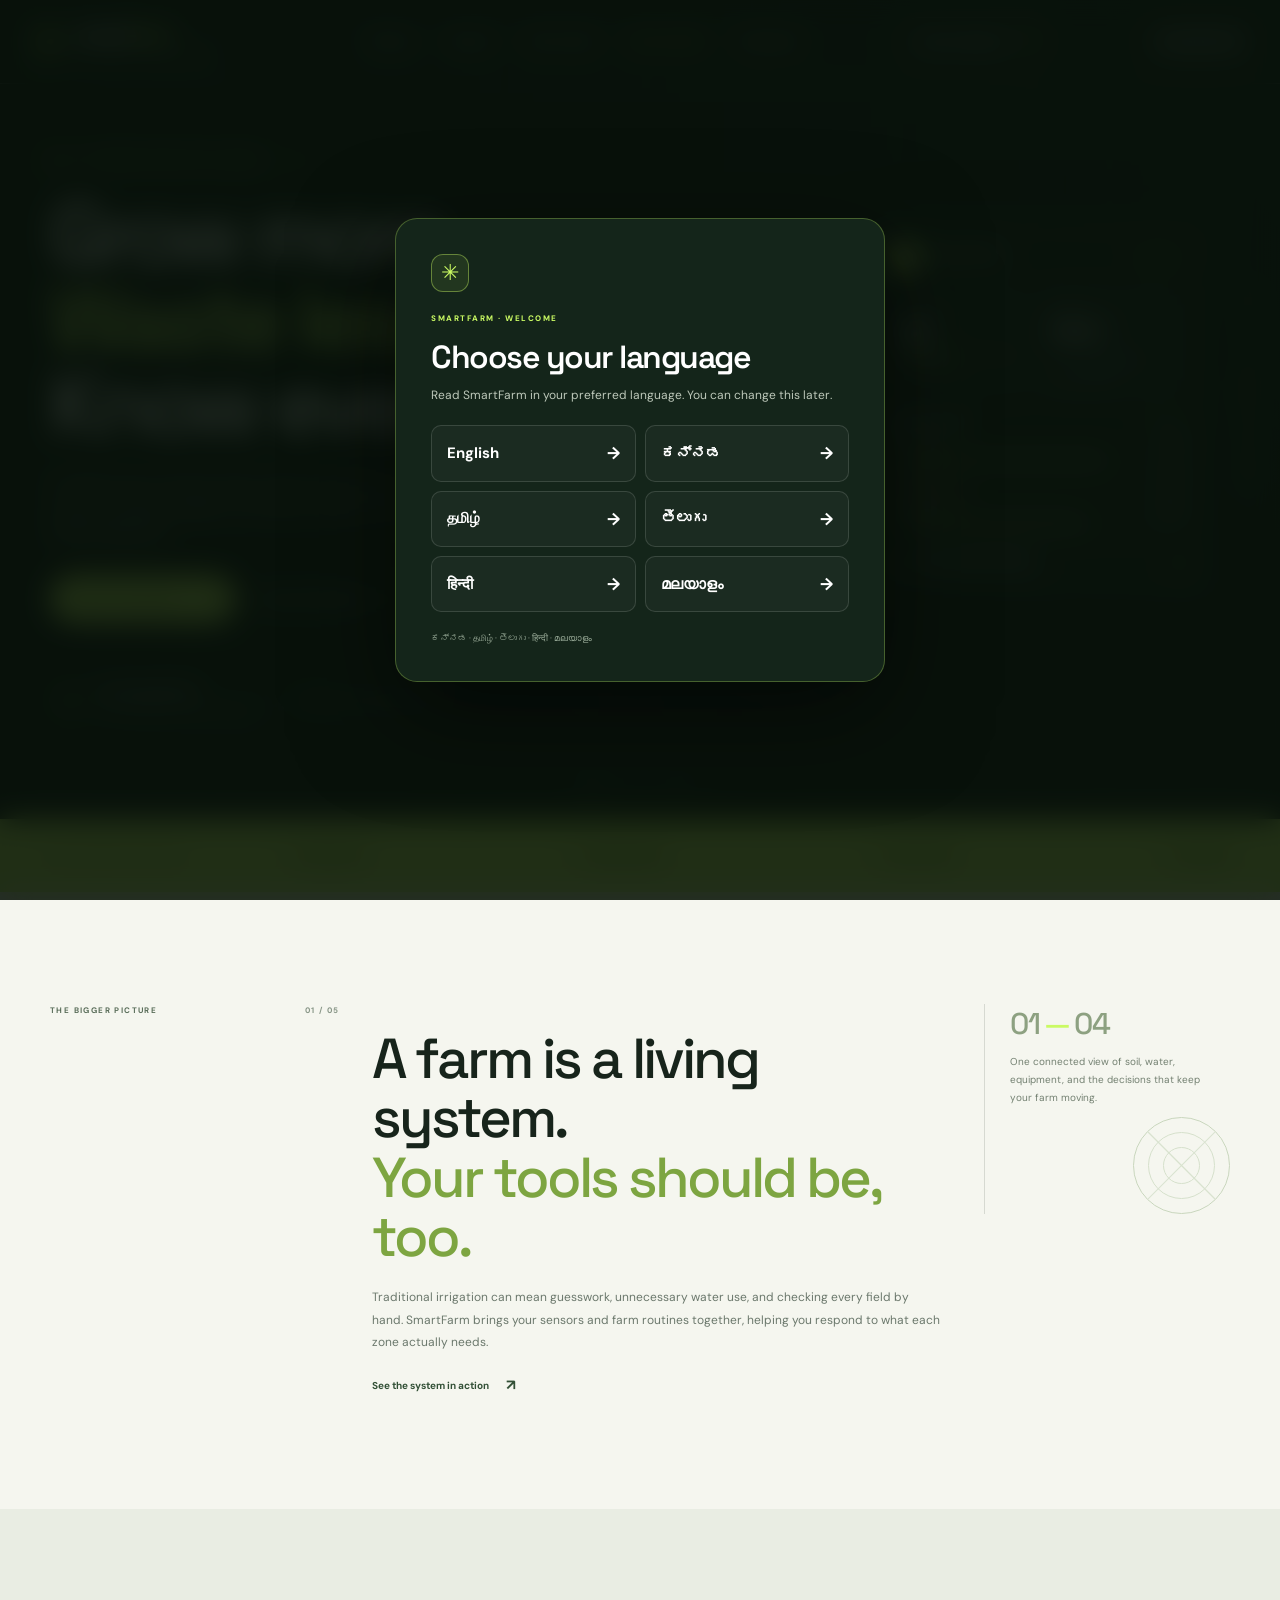
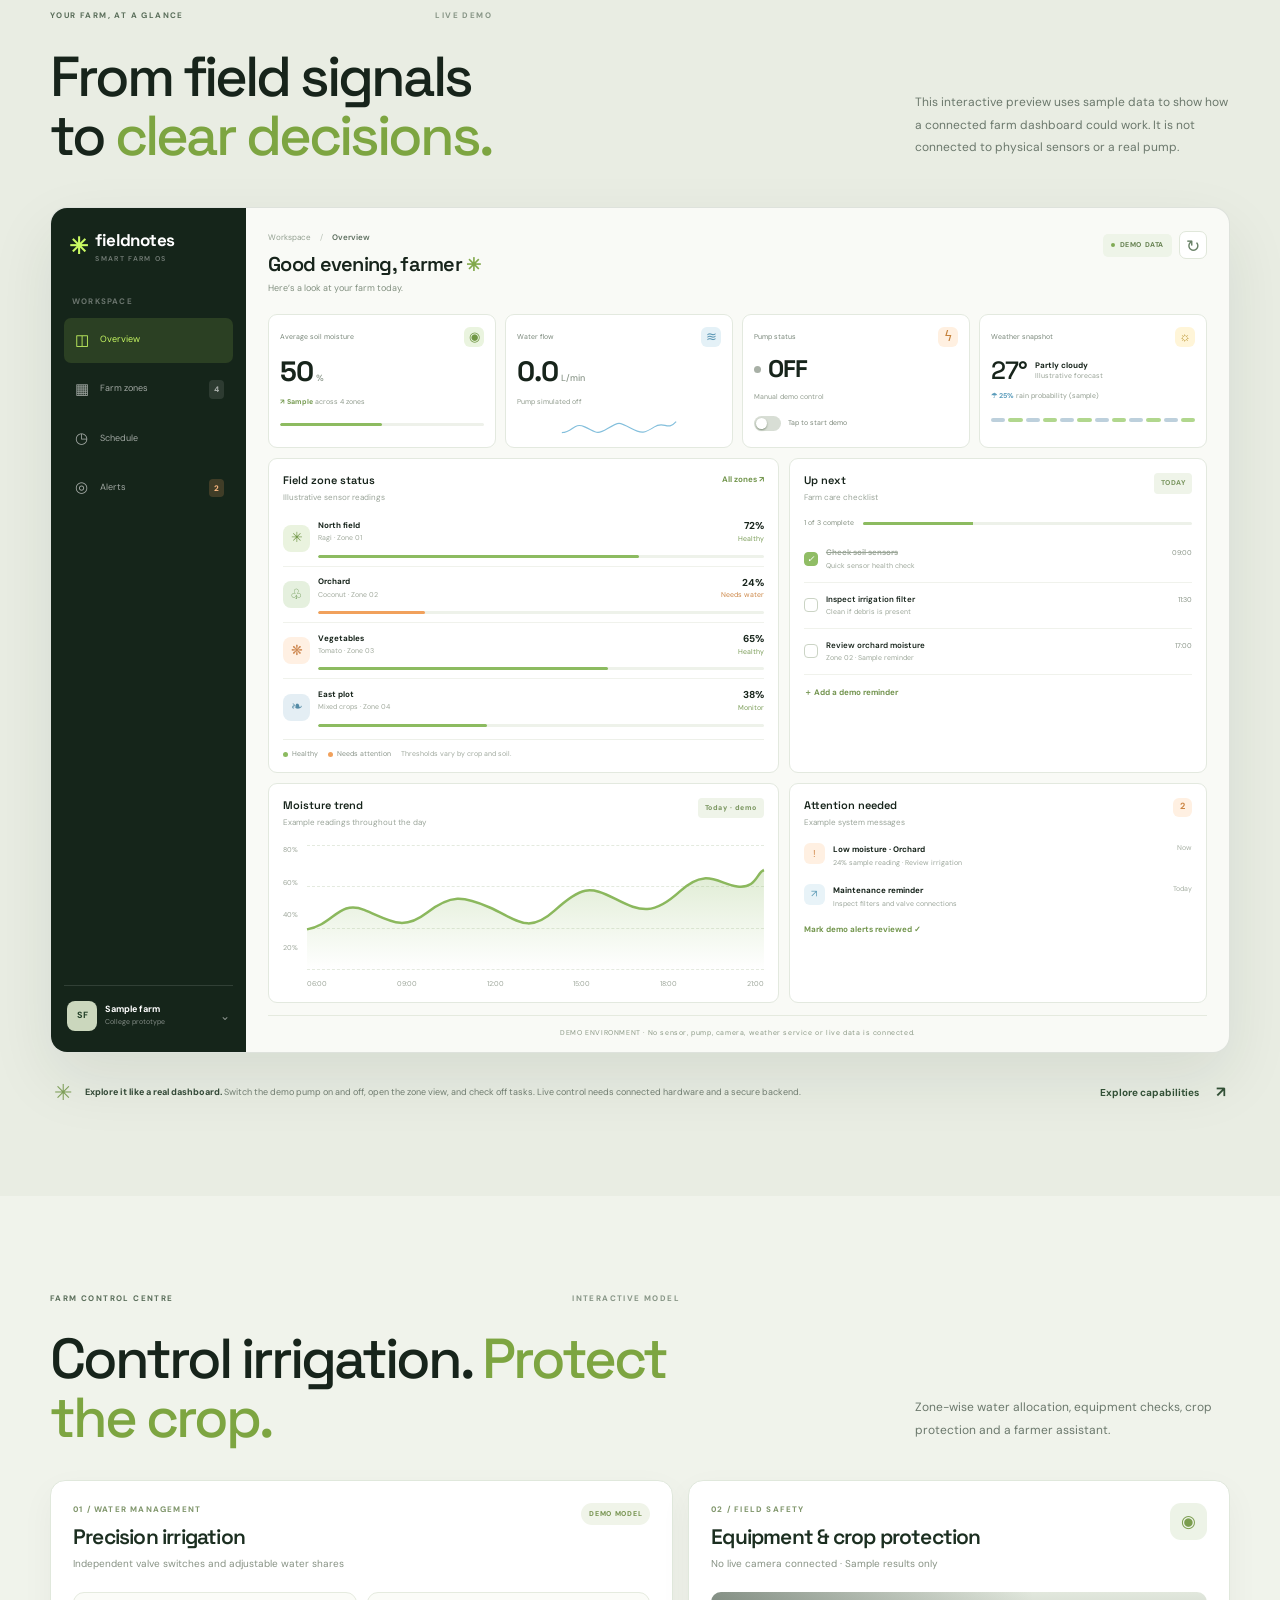
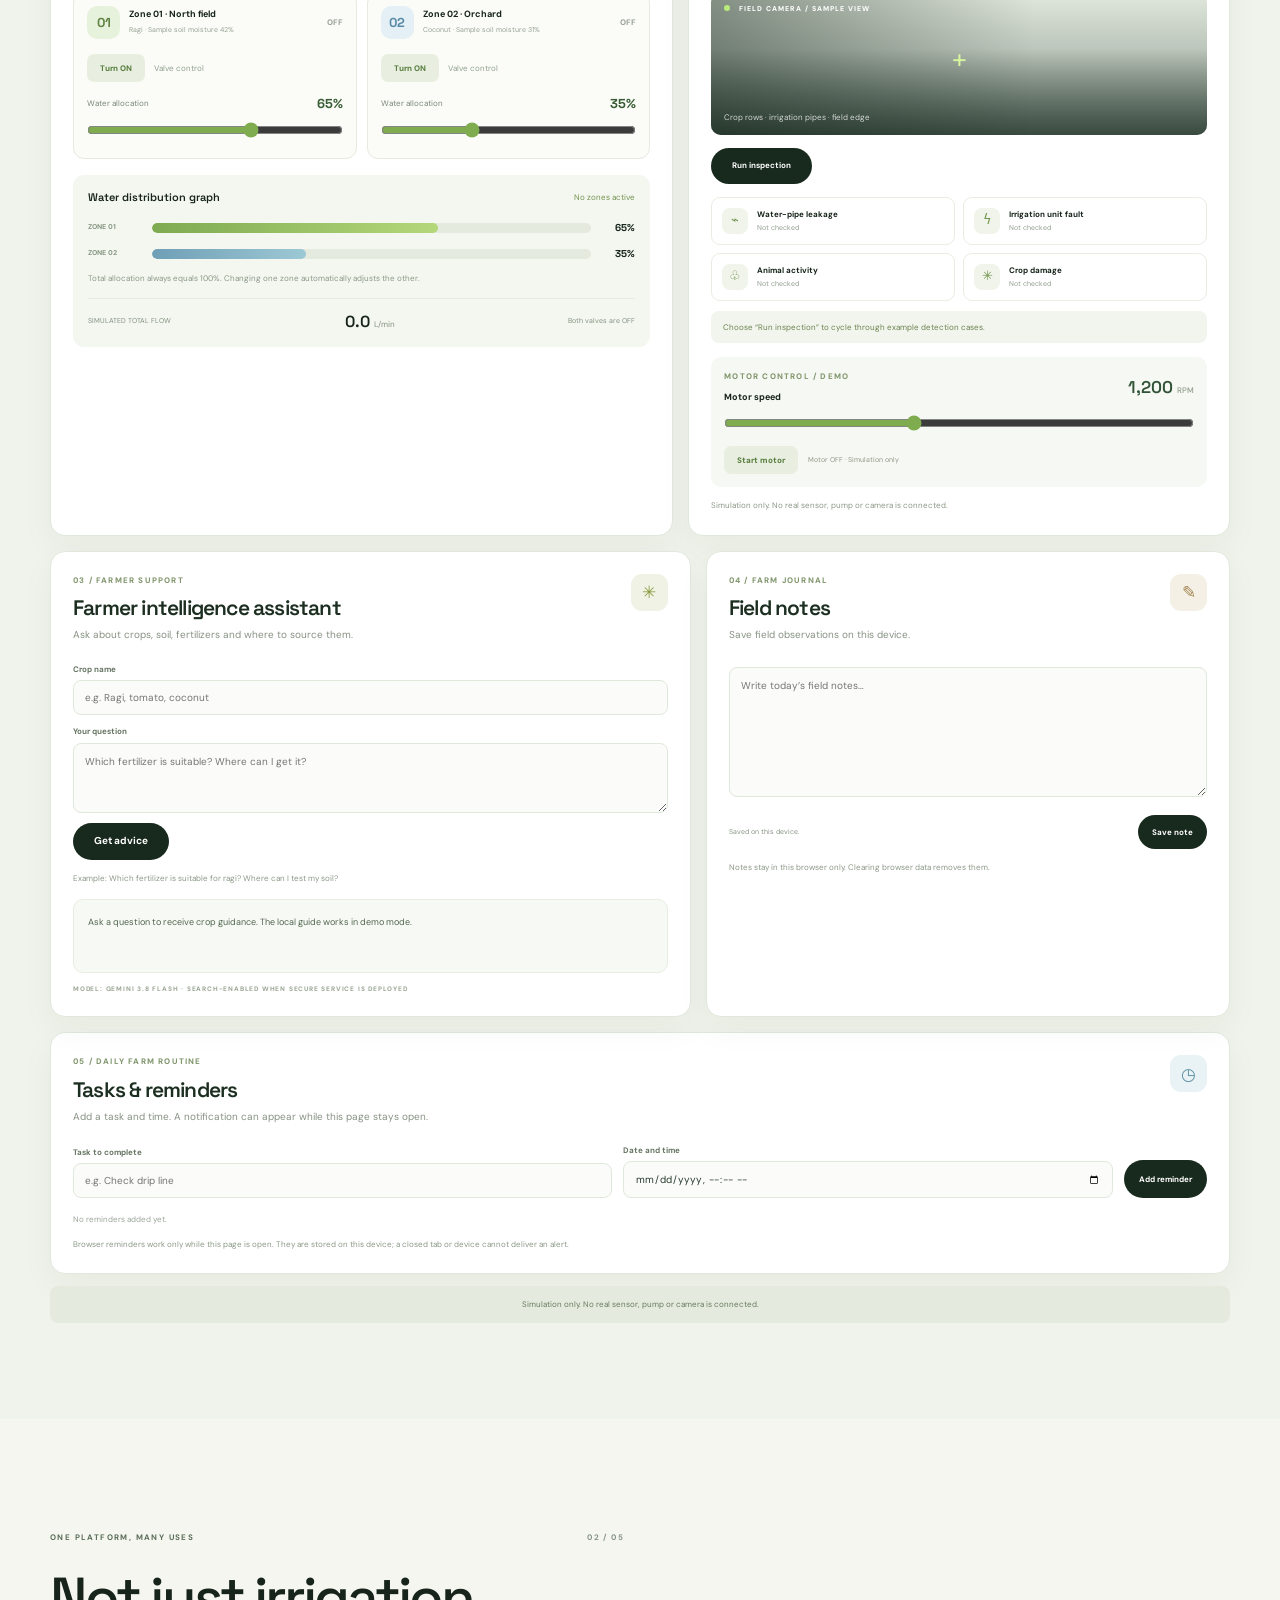
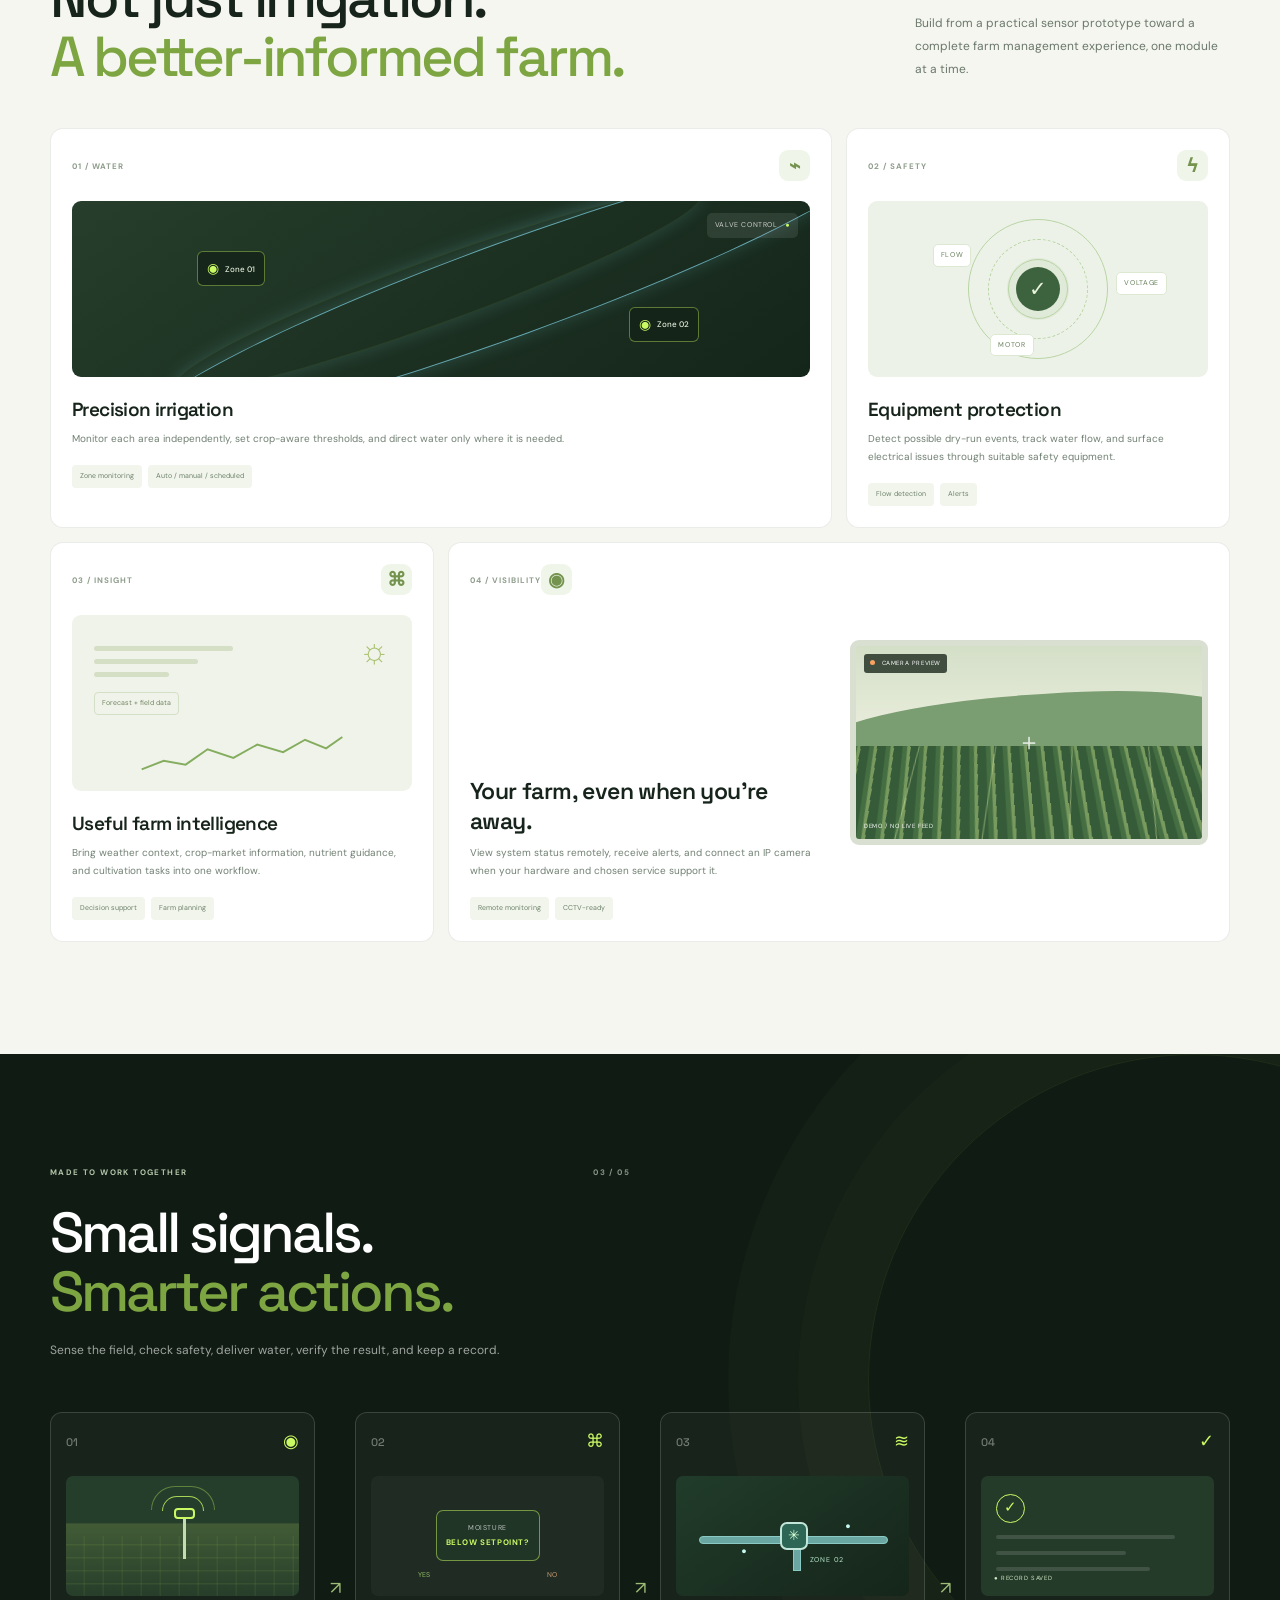
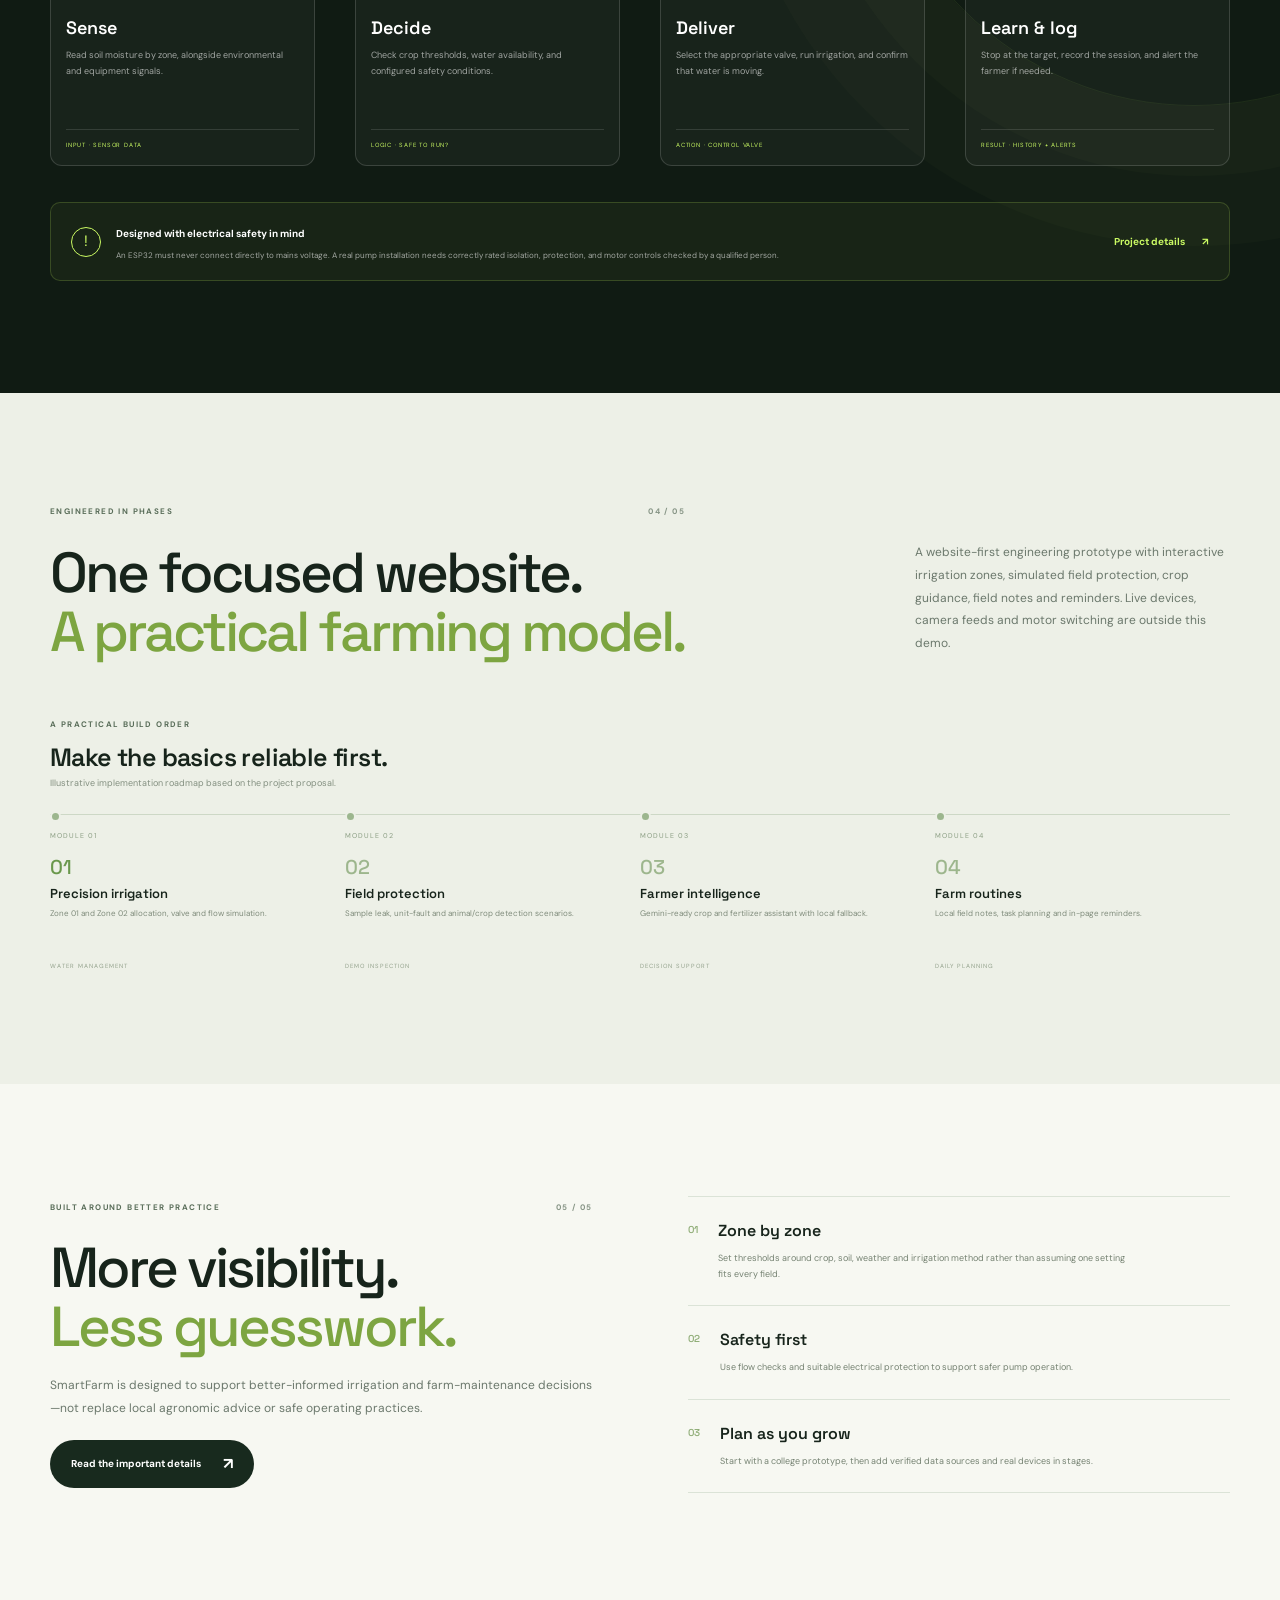
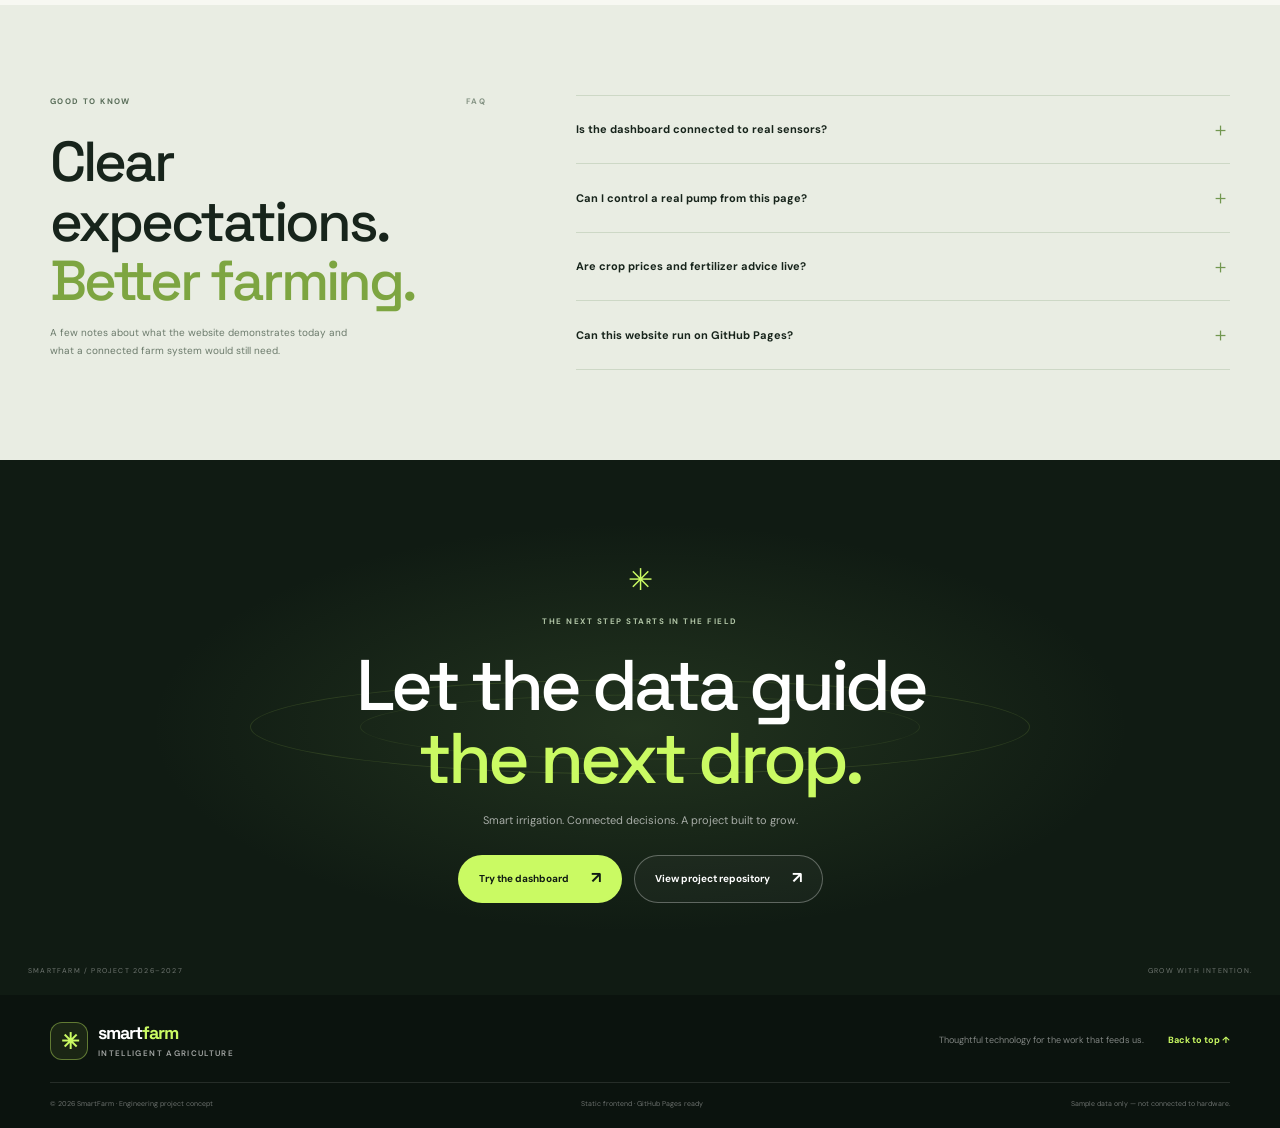
<file: index.html>
<!doctype html>
<html lang="en">
<head>
  <meta charset="utf-8">
  <meta name="viewport" content="width=device-width, initial-scale=1">
  <meta name="theme-color" content="#101b13">
  <meta name="description" content="SmartFarm connects IoT-based irrigation, farm-zone monitoring, equipment alerts, crop information and planning in one intelligent farm management platform.">
  <title>SmartFarm — Grow more with every drop</title>
  <link rel="preconnect" href="https://fonts.googleapis.com">
  <link rel="preconnect" href="https://fonts.gstatic.com" crossorigin>
  <link href="https://fonts.googleapis.com/css2?family=DM+Sans:wght@400;500;600;700&family=Space+Grotesk:wght@400;500;600;700&display=swap" rel="stylesheet">
  <link rel="stylesheet" href="style.css">
  <link rel="stylesheet" href="advanced.css">
  <script defer src="script.js"></script>
  <script defer src="static-locales.js"></script>
  <script defer src="advanced.js?v=20261124-gemini-translation"></script>
</head>
<body>
  <div class="progress"><span id="progressBar"></span></div>
  <header class="header" id="top">
    <a class="brand" href="#top" aria-label="SmartFarm home"><span class="brand-icon">✳</span><span>smart<span class="brand-lime">farm</span><small>INTELLIGENT AGRICULTURE</small></span></a>
    <nav class="nav" aria-label="Main navigation"><a href="#platform">Platform</a><a href="#features">Features</a><a href="#workflow">How it works</a><a href="#project">The project</a></nav>
    <a class="header-cta" href="#dashboard">Explore dashboard <b>↗</b></a>
    <button class="menu-toggle" id="menuToggle" aria-expanded="false" aria-label="Open menu"><span></span><span></span></button>
    <nav class="mobile-nav" id="mobileNav" aria-label="Mobile navigation"><a href="#platform">Platform</a><a href="#features">Features</a><a href="#workflow">How it works</a><a href="#project">The project</a><a href="#dashboard">Explore dashboard ↗</a></nav>
  </header>

  <main>
    <section class="hero">
      <div class="hero-photo" aria-hidden="true"></div><div class="hero-shade" aria-hidden="true"></div>
      <div class="container hero-inner">
        <div class="eyebrow appear"><i></i> IoT-POWERED FARM INTELLIGENCE <span></span></div>
        <h1 class="appear delay-1">Grow more.<br><em>Waste less.</em><br>Know everything.</h1>
        <p class="hero-copy appear delay-2">A smarter way to care for every corner of your farm. Connect soil sensors, automate irrigation, and make confident decisions from one simple dashboard.</p>
        <div class="hero-buttons appear delay-3"><a class="button button-lime" href="#dashboard">Explore the dashboard <b>↗</b></a><a class="quiet-link" href="#platform">Discover the platform <b>↓</b></a></div>
        <div class="hero-proof appear delay-3"><span class="proof-mark">✳</span><div><strong>One connected farm.</strong><small>From soil signals to smarter decisions.</small></div><i class="proof-divider"></i><span class="proof-note"><i></i> Built for real-world farming</span></div>
      </div>
      <aside class="hero-widget" aria-label="Illustrative farm readings">
        <div class="widget-head"><div class="widget-brand"><span>✳</span><div><b>Farm overview</b><small>Field station · Sample</small></div></div><span class="demo-tag"><i></i> DEMO</span></div>
        <div class="widget-stats"><div><small>Soil moisture</small><b><span id="heroMoisture">42</span><sup>%</sup></b><i class="tiny-meter"><u style="width:42%"></u></i><small>Across 4 zones</small></div><div><small>Water flow</small><b>12.4<sup> L/m</sup></b><svg class="tiny-chart" viewBox="0 0 100 24"><path d="M0 18 C10 17 10 4 22 11 S37 21 47 10 S60 5 70 13 S87 19 100 4"/></svg><small>Example reading</small></div></div>
        <div class="widget-section-title"><b>Moisture by zone</b><span>4 zones ↗</span></div>
        <div class="widget-zone"><i class="dot green"></i><span>North field</span><b>72%</b><div><u style="width:72%"></u></div></div>
        <div class="widget-zone"><i class="dot orange"></i><span>Orchard</span><b>24%</b><div><u style="width:24%"></u></div></div>
        <div class="widget-zone"><i class="dot green"></i><span>Vegetables</span><b>65%</b><div><u style="width:65%"></u></div></div>
        <div class="widget-note"><span>✓</span><div><b>One zone needs attention</b><small>Illustrative status · No live hardware</small></div><strong>↗</strong></div>
      </aside>
      <div class="hero-side-label"><span>01</span><i></i><span>PRECISION · CARE · GROWTH</span></div>
      <a class="scroll-cue" href="#platform"><i></i> SCROLL TO EXPLORE</a>
    </section>

    <div class="promise-strip"><div class="container promise-inner"><span>BUILT AROUND YOUR FARM</span><div><b>01</b> Sense the soil</div><i></i><div><b>02</b> Automate water</div><i></i><div><b>03</b> Stay informed</div><i></i><div><b>04</b> Plan ahead</div></div></div>

    <section class="section intro" id="platform"><div class="container intro-grid">
      <div class="kicker reveal"><span>THE BIGGER PICTURE</span><b>01 / 05</b></div>
      <div class="intro-copy reveal"><h2>A farm is a living system.<br><em>Your tools should be, too.</em></h2><p>Traditional irrigation can mean guesswork, unnecessary water use, and checking every field by hand. SmartFarm brings your sensors and farm routines together, helping you respond to what each zone actually needs.</p><a class="arrow-link" href="#workflow">See the system in action <b>↗</b></a></div>
      <aside class="intro-aside reveal"><b>01<span>—</span>04</b><p>One connected view of soil, water, equipment, and the decisions that keep your farm moving.</p><div class="rings" aria-hidden="true"><i></i><i></i><i></i></div></aside>
    </div></section>

    <section class="section dashboard-section" id="dashboard"><div class="container">
      <div class="section-head reveal"><div><div class="kicker"><span>YOUR FARM, AT A GLANCE</span><b>LIVE DEMO</b></div><h2>From field signals<br>to <em>clear decisions.</em></h2></div><p>This interactive preview uses sample data to show how a connected farm dashboard could work. It is not connected to physical sensors or a real pump.</p></div>
      <div class="dashboard reveal">
        <aside class="dash-side"><a class="dash-logo" href="#dashboard"><span>✳</span><div>fieldnotes<small>SMART FARM OS</small></div></a><div class="side-label">WORKSPACE</div>
          <button class="side-link active" data-view="overview"><span>◫</span> Overview</button><button class="side-link" data-view="zones"><span>▦</span> Farm zones <b>4</b></button><button class="side-link" data-view="schedule"><span>◷</span> Schedule</button><button class="side-link" data-view="alerts"><span>◎</span> Alerts <b class="alert-count">2</b></button>
          <div class="side-profile"><span>SF</span><div><b>Sample farm</b><small>College prototype</small></div><i>⌄</i></div>
        </aside>
        <div class="dash-main">
          <div class="dash-header"><div><div class="crumb">Workspace <span>/</span> <b id="viewTitle">Overview</b></div><h3>Good evening, farmer <span>✳</span></h3><p>Here’s a look at your farm today.</p></div><div class="dash-tools"><span class="sample-label"><i></i> DEMO DATA</span><button id="refreshDemo" aria-label="Refresh sample readings" title="Refresh sample readings">↻</button></div></div>
          <div class="metric-grid">
            <article class="metric"><div class="metric-label">Average soil moisture <span>◉</span></div><strong class="metric-number"><b id="averageMoisture">42</b><small>%</small></strong><p><b class="positive">↗ Sample</b> across 4 zones</p><div class="meter"><i id="averageMeter" style="width:42%"></i></div></article>
            <article class="metric"><div class="metric-label">Water flow <span class="blue-icon">≋</span></div><strong class="metric-number"><b id="flowValue">0.0</b><small> L/min</small></strong><p id="flowNote">Pump simulated off</p><svg class="metric-spark" viewBox="0 0 200 28"><path d="M0 22 C20 22 20 3 40 12 S60 27 80 15 S100 3 120 14 S145 23 162 12 S185 20 200 3"/></svg></article>
            <article class="metric"><div class="metric-label">Pump status <span class="orange-icon">ϟ</span></div><strong class="metric-number pump-number"><i id="pumpDot"></i><b id="pumpStatus">OFF</b></strong><p id="pumpNote">Manual demo control</p><div class="switch-row"><button id="pumpSwitch" class="switch" role="switch" aria-checked="false" aria-label="Toggle simulated pump"><i></i></button><span id="switchLabel">Tap to start demo</span></div></article>
            <article class="metric"><div class="metric-label">Weather snapshot <span class="sun-icon">☼</span></div><div class="weather"><strong>27°</strong><span><b>Partly cloudy</b><small>Illustrative forecast</small></span></div><p><b class="rain">☂ 25%</b> rain probability (sample)</p><div class="weather-bars"><i></i><i></i><i></i><i></i><i></i><i></i><i></i><i></i><i></i><i></i><i></i><i></i></div></article>
          </div>
          <div class="dash-panels">
            <article class="panel zones-panel"><div class="panel-head"><div><h4>Field zone status</h4><p>Illustrative sensor readings</p></div><button class="plain-link" data-open-zones>All zones ↗</button></div><div class="zone-list" id="zoneList">
              <div class="zone-row" data-zone="0"><span class="crop-icon leaf">✳</span><div class="zone-name"><b>North field</b><small>Ragi · Zone 01</small></div><div class="zone-value"><b>72%</b><small>Healthy</small></div><div class="zone-meter"><i style="width:72%"></i></div></div>
              <div class="zone-row needs-water" data-zone="1"><span class="crop-icon tree">♧</span><div class="zone-name"><b>Orchard</b><small>Coconut · Zone 02</small></div><div class="zone-value"><b>24%</b><small>Needs water</small></div><div class="zone-meter"><i style="width:24%"></i></div></div>
              <div class="zone-row" data-zone="2"><span class="crop-icon tomato">❋</span><div class="zone-name"><b>Vegetables</b><small>Tomato · Zone 03</small></div><div class="zone-value"><b>65%</b><small>Healthy</small></div><div class="zone-meter"><i style="width:65%"></i></div></div>
              <div class="zone-row" data-zone="3"><span class="crop-icon seed">❧</span><div class="zone-name"><b>East plot</b><small>Mixed crops · Zone 04</small></div><div class="zone-value"><b>38%</b><small>Monitor</small></div><div class="zone-meter"><i style="width:38%"></i></div></div>
            </div><div class="zone-key"><span><i class="green-key"></i> Healthy</span><span><i class="orange-key"></i> Needs attention</span><small>Thresholds vary by crop and soil.</small></div></article>
            <article class="panel tasks-panel"><div class="panel-head"><div><h4>Up next</h4><p>Farm care checklist</p></div><span class="today-tag">TODAY</span></div><div class="task-progress"><span id="taskCount">1 of 3 complete</span><div><i id="taskBar" style="width:33%"></i></div></div>
              <label class="task-row"><input type="checkbox" class="task-check" checked><i></i><span><b>Check soil sensors</b><small>Quick sensor health check</small></span><time>09:00</time></label>
              <label class="task-row"><input type="checkbox" class="task-check"><i></i><span><b>Inspect irrigation filter</b><small>Clean if debris is present</small></span><time>11:30</time></label>
              <label class="task-row"><input type="checkbox" class="task-check"><i></i><span><b>Review orchard moisture</b><small>Zone 02 · Sample reminder</small></span><time>17:00</time></label>
              <button id="addTask" class="add-task">＋ Add a demo reminder</button>
            </article>
          </div>
          <div class="dash-panels bottom-panels">
            <article class="panel trend-panel"><div class="panel-head"><div><h4>Moisture trend</h4><p>Example readings throughout the day</p></div><span class="today-tag">Today · demo</span></div><div class="chart"><div class="chart-y"><span>80%</span><span>60%</span><span>40%</span><span>20%</span></div><div class="chart-main"><div class="chart-grid"><i></i><i></i><i></i><i></i></div><svg viewBox="0 0 600 160" preserveAspectRatio="none" aria-label="Example moisture trend"><defs><linearGradient id="areaFill" x1="0" x2="0" y1="0" y2="1"><stop offset="0" stop-color="#8cba62" stop-opacity=".28"/><stop offset="1" stop-color="#8cba62" stop-opacity="0"/></linearGradient></defs><path class="chart-area" d="M0 108 C35 102 42 70 75 83 S125 111 157 87 S205 65 240 80 S290 115 325 84 S371 52 405 69 S455 90 490 59 S540 50 565 53 S590 36 600 32 L600 160 L0 160Z"/><path class="chart-stroke" d="M0 108 C35 102 42 70 75 83 S125 111 157 87 S205 65 240 80 S290 115 325 84 S371 52 405 69 S455 90 490 59 S540 50 565 53 S590 36 600 32"/></svg><div class="chart-x"><span>06:00</span><span>09:00</span><span>12:00</span><span>15:00</span><span>18:00</span><span>21:00</span></div></div></div></article>
            <article class="panel alerts-panel"><div class="panel-head"><div><h4>Attention needed</h4><p>Example system messages</p></div><span class="alert-number" id="alertNumber">2</span></div><div class="alert-row"><i class="alert-icon">!</i><div><b>Low moisture · Orchard</b><small>24% sample reading · Review irrigation</small></div><time>Now</time></div><div class="alert-row"><i class="alert-icon blue-alert">↗</i><div><b>Maintenance reminder</b><small>Inspect filters and valve connections</small></div><time>Today</time></div><button class="plain-link" id="clearAlerts">Mark demo alerts reviewed ✓</button></article>
          </div>
          <div class="dash-disclaimer">DEMO ENVIRONMENT · No sensor, pump, camera, weather service or live data is connected.</div>
        </div>
      </div>
      <div class="demo-note reveal"><span>✳</span><p><b>Explore it like a real dashboard.</b> Switch the demo pump on and off, open the zone view, and check off tasks. Live control needs connected hardware and a secure backend.</p><a class="arrow-link" href="#features">Explore capabilities <b>↗</b></a></div>
    </div></section>

    <section class="section feature-section" id="features"><div class="container">
      <div class="section-head reveal"><div><div class="kicker"><span>ONE PLATFORM, MANY USES</span><b>02 / 05</b></div><h2>Not just irrigation.<br><em>A better-informed farm.</em></h2></div><p>Build from a practical sensor prototype toward a complete farm management experience, one module at a time.</p></div>
      <div class="feature-grid">
        <article class="feature-card feature-wide reveal"><div class="feature-card-top"><span>01 / WATER</span><b>⌁</b></div><div class="field-art" aria-hidden="true"><div class="field-grooves"></div><div class="water-orbit orbit-a"></div><div class="water-orbit orbit-b"></div><span class="sensor-pin pin-a">◉ <small>Zone 01</small></span><span class="sensor-pin pin-b">◉ <small>Zone 02</small></span><span class="valve-chip">VALVE CONTROL <i>●</i></span></div><h3>Precision irrigation</h3><p>Monitor each area independently, set crop-aware thresholds, and direct water only where it is needed.</p><div class="tags"><span>Zone monitoring</span><span>Auto / manual / scheduled</span></div></article>
        <article class="feature-card reveal"><div class="feature-card-top"><span>02 / SAFETY</span><b>ϟ</b></div><div class="safety-art" aria-hidden="true"><i></i><i></i><i></i><span>✓</span><small class="safety-a">FLOW</small><small class="safety-b">VOLTAGE</small><small class="safety-c">MOTOR</small></div><h3>Equipment protection</h3><p>Detect possible dry-run events, track water flow, and surface electrical issues through suitable safety equipment.</p><div class="tags"><span>Flow detection</span><span>Alerts</span></div></article>
        <article class="feature-card reveal"><div class="feature-card-top"><span>03 / INSIGHT</span><b>⌘</b></div><div class="insight-art" aria-hidden="true"><span>☼</span><div><i></i><i></i><i></i></div><small>Forecast + field data</small><svg viewBox="0 0 210 45"><path d="M0 36 L23 27 L46 31 L69 15 L96 24 L121 10 L148 18 L171 5 L193 14 L210 2"/></svg></div><h3>Useful farm intelligence</h3><p>Bring weather context, crop-market information, nutrient guidance, and cultivation tasks into one workflow.</p><div class="tags"><span>Decision support</span><span>Farm planning</span></div></article>
        <article class="feature-card camera-card reveal"><div class="camera-copy"><div class="feature-card-top"><span>04 / VISIBILITY</span><b>◉</b></div><h3>Your farm, even when you’re away.</h3><p>View system status remotely, receive alerts, and connect an IP camera when your hardware and chosen service support it.</p><div class="tags"><span>Remote monitoring</span><span>CCTV-ready</span></div></div><div class="camera-art" aria-label="Illustrative farm camera preview"><div class="sky"></div><div class="hills"></div><div class="camera-fields"><i></i><i></i><i></i><i></i></div><span class="camera-label"><i></i> CAMERA PREVIEW</span><span class="camera-cross">＋</span><small>DEMO / NO LIVE FEED</small></div></article>
      </div>
    </div></section>

    <section class="section workflow-section" id="workflow"><div class="container">
      <div class="workflow-intro reveal"><div class="kicker"><span>MADE TO WORK TOGETHER</span><b>03 / 05</b></div><h2>Small signals.<br><em>Smarter actions.</em></h2><p>Sense the field, check safety, deliver water, verify the result, and keep a record.</p></div>
      <div class="steps">
        <article class="step-card reveal"><div class="step-top"><span>01</span><b>◉</b></div><div class="step-art step-sensor"><div class="soil"></div><i class="sensor-stem"></i><i class="sensor-head"></i><i class="sensor-wave one"></i><i class="sensor-wave two"></i></div><h3>Sense</h3><p>Read soil moisture by zone, alongside environmental and equipment signals.</p><small>INPUT · SENSOR DATA</small></article><span class="step-arrow">↗</span>
        <article class="step-card reveal"><div class="step-top"><span>02</span><b>⌘</b></div><div class="step-art step-decide"><div class="decision">MOISTURE<br><strong>BELOW SETPOINT?</strong></div><span class="yes">YES</span><span class="no">NO</span></div><h3>Decide</h3><p>Check crop thresholds, water availability, and configured safety conditions.</p><small>LOGIC · SAFE TO RUN?</small></article><span class="step-arrow">↗</span>
        <article class="step-card reveal"><div class="step-top"><span>03</span><b>≋</b></div><div class="step-art step-water"><i class="pipe-h"></i><i class="pipe-v"></i><span class="pipe-valve">✳</span><span class="water-drop drop-one">●</span><span class="water-drop drop-two">●</span><small>ZONE 02</small></div><h3>Deliver</h3><p>Select the appropriate valve, run irrigation, and confirm that water is moving.</p><small>ACTION · CONTROL VALVE</small></article><span class="step-arrow">↗</span>
        <article class="step-card reveal"><div class="step-top"><span>04</span><b>✓</b></div><div class="step-art step-record"><span class="record-check">✓</span><i class="record-line line-1"></i><i class="record-line line-2"></i><i class="record-line line-3"></i><small>● RECORD SAVED</small></div><h3>Learn & log</h3><p>Stop at the target, record the session, and alert the farmer if needed.</p><small>RESULT · HISTORY + ALERTS</small></article>
      </div>
      <div class="safety-callout reveal"><span>!</span><div><b>Designed with electrical safety in mind</b><p>An ESP32 must never connect directly to mains voltage. A real pump installation needs correctly rated isolation, protection, and motor controls checked by a qualified person.</p></div><a class="arrow-link" href="#project">Project details <b>↗</b></a></div>
    </div></section>

    <section class="section project-section" id="project"><div class="container">
      <div class="section-head reveal"><div><div class="kicker"><span>ENGINEERED IN PHASES</span><b>04 / 05</b></div><h2>Start with a prototype.<br><em>Design for what’s next.</em></h2></div><p>The college project can begin with a small, safe demonstration and expand as hardware, data sources, and application services become available.</p></div>
      <div class="architecture reveal"><div class="architecture-head"><div><small>SYSTEM ARCHITECTURE</small><h3>Every layer has a role.</h3></div><span><i></i> CONCEPT VIEW</span></div><div class="architecture-flow"><div class="arch-node"><b>⌂</b><strong>Farmer</strong><small>Mobile / Web</small></div><span class="connector"><small>HTTPS / API</small><i></i></span><div class="arch-node cloud"><b>◌</b><strong>Application</strong><small>Logic · Data · Alerts</small></div><span class="connector"><small>Wi-Fi / MQTT</small><i></i></span><div class="arch-node controller"><b>ϟ</b><strong>ESP32</strong><small>Sensor decisions</small></div><span class="connector"><small>GPIO / drivers</small><i></i></span><div class="arch-node field"><b>⌁</b><strong>Farm devices</strong><small>Sensors · Valves · Pump</small></div></div><div class="arch-legend"><span><i></i> Hardware layer</span><span><i></i> Application layer</span><span><i></i> Communication</span></div></div>
      <div class="stack-grid"><article class="stack-card reveal"><span>01</span><b>ϟ</b><h3>IoT hardware</h3><p>ESP32, capacitive soil sensors, temperature/humidity, water-flow, water-level and suitable isolated voltage monitoring.</p><small>PHYSICAL LAYER</small></article><article class="stack-card reveal"><span>02</span><b>⌘</b><h3>Web + mobile</h3><p>A responsive website for this demo, with a future dashboard or Flutter app for connected controls and notifications.</p><small>USER EXPERIENCE</small></article><article class="stack-card reveal"><span>03</span><b>◌</b><h3>Backend + storage</h3><p>Future integration can use Firebase or a Node/Python API and a database for sensor data, irrigation history, users and alerts.</p><small>INTEGRATION LAYER</small></article></div>
      <div class="roadmap reveal"><div class="roadmap-head"><div class="kicker"><span>A PRACTICAL BUILD ORDER</span></div><h3>Make the basics reliable first.</h3><p>Illustrative implementation roadmap based on the project proposal.</p></div><div class="roadmap-grid"><article><small>PHASE 01</small><b>✓</b><h4>Sense & display</h4><p>ESP32, sensor input, sample dashboard.</p><label>FOUNDATION</label></article><article><small>PHASE 02</small><b>02</b><h4>Automate zones</h4><p>Multiple sensors, safe motor control, and valves.</p><label>IRRIGATION</label></article><article><small>PHASE 03</small><b>03</b><h4>Add protection</h4><p>Flow, current, voltage protection and alerts.</p><label>SAFETY</label></article><article><small>PHASE 04</small><b>04</b><h4>Connect farm data</h4><p>Weather, crop info, scheduling and CCTV service.</p><label>EXPANSION</label></article></div></div>
    </div></section>

    <section class="section principles"><div class="container principles-grid"><div class="principles-copy reveal"><div class="kicker"><span>BUILT AROUND BETTER PRACTICE</span><b>05 / 05</b></div><h2>More visibility.<br><em>Less guesswork.</em></h2><p>SmartFarm is designed to support better-informed irrigation and farm-maintenance decisions—not replace local agronomic advice or safe operating practices.</p><a class="button button-dark" href="#faq">Read the important details <b>↗</b></a></div><div class="principle-list reveal"><article><span>01</span><div><b>Zone by zone</b><p>Set thresholds around crop, soil, weather and irrigation method rather than assuming one setting fits every field.</p></div></article><article><span>02</span><div><b>Safety first</b><p>Use flow checks and suitable electrical protection to support safer pump operation.</p></div></article><article><span>03</span><div><b>Plan as you grow</b><p>Start with a college prototype, then add verified data sources and real devices in stages.</p></div></article></div></div></section>

    <section class="section faq-section" id="faq"><div class="container faq-grid"><div class="reveal"><div class="kicker"><span>GOOD TO KNOW</span><b>FAQ</b></div><h2>Clear expectations.<br><em>Better farming.</em></h2><p>A few notes about what the website demonstrates today and what a connected farm system would still need.</p></div><div class="faq-list reveal">
      <details><summary>Is the dashboard connected to real sensors?<span>＋</span></summary><p>No. This is an interactive frontend prototype with illustrative values. Live readings require installed hardware, a data connection, and a backend or IoT service.</p></details>
      <details><summary>Can I control a real pump from this page?<span>＋</span></summary><p>No. The pump switch is a visual simulation only. Secure authentication, backend commands, hardware interlocks, and professionally checked electrical protection are required before live control.</p></details>
      <details><summary>Are crop prices and fertilizer advice live?<span>＋</span></summary><p>No live agricultural-market feed or agronomy service is configured. Current prices need a reliable licensed source. Recommendations should account for crop, soil, growth stage, region and local agricultural guidance.</p></details>
      <details><summary>Can this website run on GitHub Pages?<span>＋</span></summary><p>Yes. The frontend uses static HTML, CSS and JavaScript. GitHub Actions can publish it without a separate application server.</p></details>
    </div></div></section>

    <section class="final-cta"><div class="cta-orbit orbit-a"></div><div class="cta-orbit orbit-b"></div><div class="container cta-content reveal"><span class="cta-mark">✳</span><small>THE NEXT STEP STARTS IN THE FIELD</small><h2>Let the data guide<br><em>the next drop.</em></h2><p>Smart irrigation. Connected decisions. A project built to grow.</p><div class="cta-buttons"><a class="button button-lime" href="#dashboard">Try the dashboard <b>↗</b></a><a class="button button-outline" href="https://github.com/shreyas2006R/smart-farming" target="_blank" rel="noreferrer">View project repository <b>↗</b></a></div></div><div class="cta-footer"><span>SMARTFARM / PROJECT 2026–2027</span><span>GROW WITH INTENTION.</span></div></section>
  </main>
  <footer class="footer"><div class="container footer-top"><a class="brand" href="#top"><span class="brand-icon">✳</span><span>smart<span class="brand-lime">farm</span><small>INTELLIGENT AGRICULTURE</small></span></a><p>Thoughtful technology for the work that feeds us.</p><a href="#top">Back to top ↑</a></div><div class="container footer-bottom"><span>© <span id="year">2026</span> SmartFarm · Engineering project concept</span><span>Static frontend · GitHub Pages ready</span><span>Sample data only — not connected to hardware.</span></div></footer>
  <div class="toast" id="toast" role="status" aria-live="polite"><span>✳</span><p id="toastMessage">Demo updated.</p><button id="toastClose" aria-label="Dismiss notification">×</button></div>
  <dialog class="zone-dialog" id="zoneDialog"><div class="dialog-head"><div><small>FARM ZONES / DEMO</small><h3>Zone details</h3></div><button id="closeDialog" aria-label="Close zone details">×</button></div><p>Sample moisture readings for demonstration. Actual thresholds depend on crop, soil and conditions.</p><div id="dialogZones"></div><button class="button button-dark dialog-done" id="dialogDone">Done <b>✓</b></button></dialog>
</body>
</html>
</file>
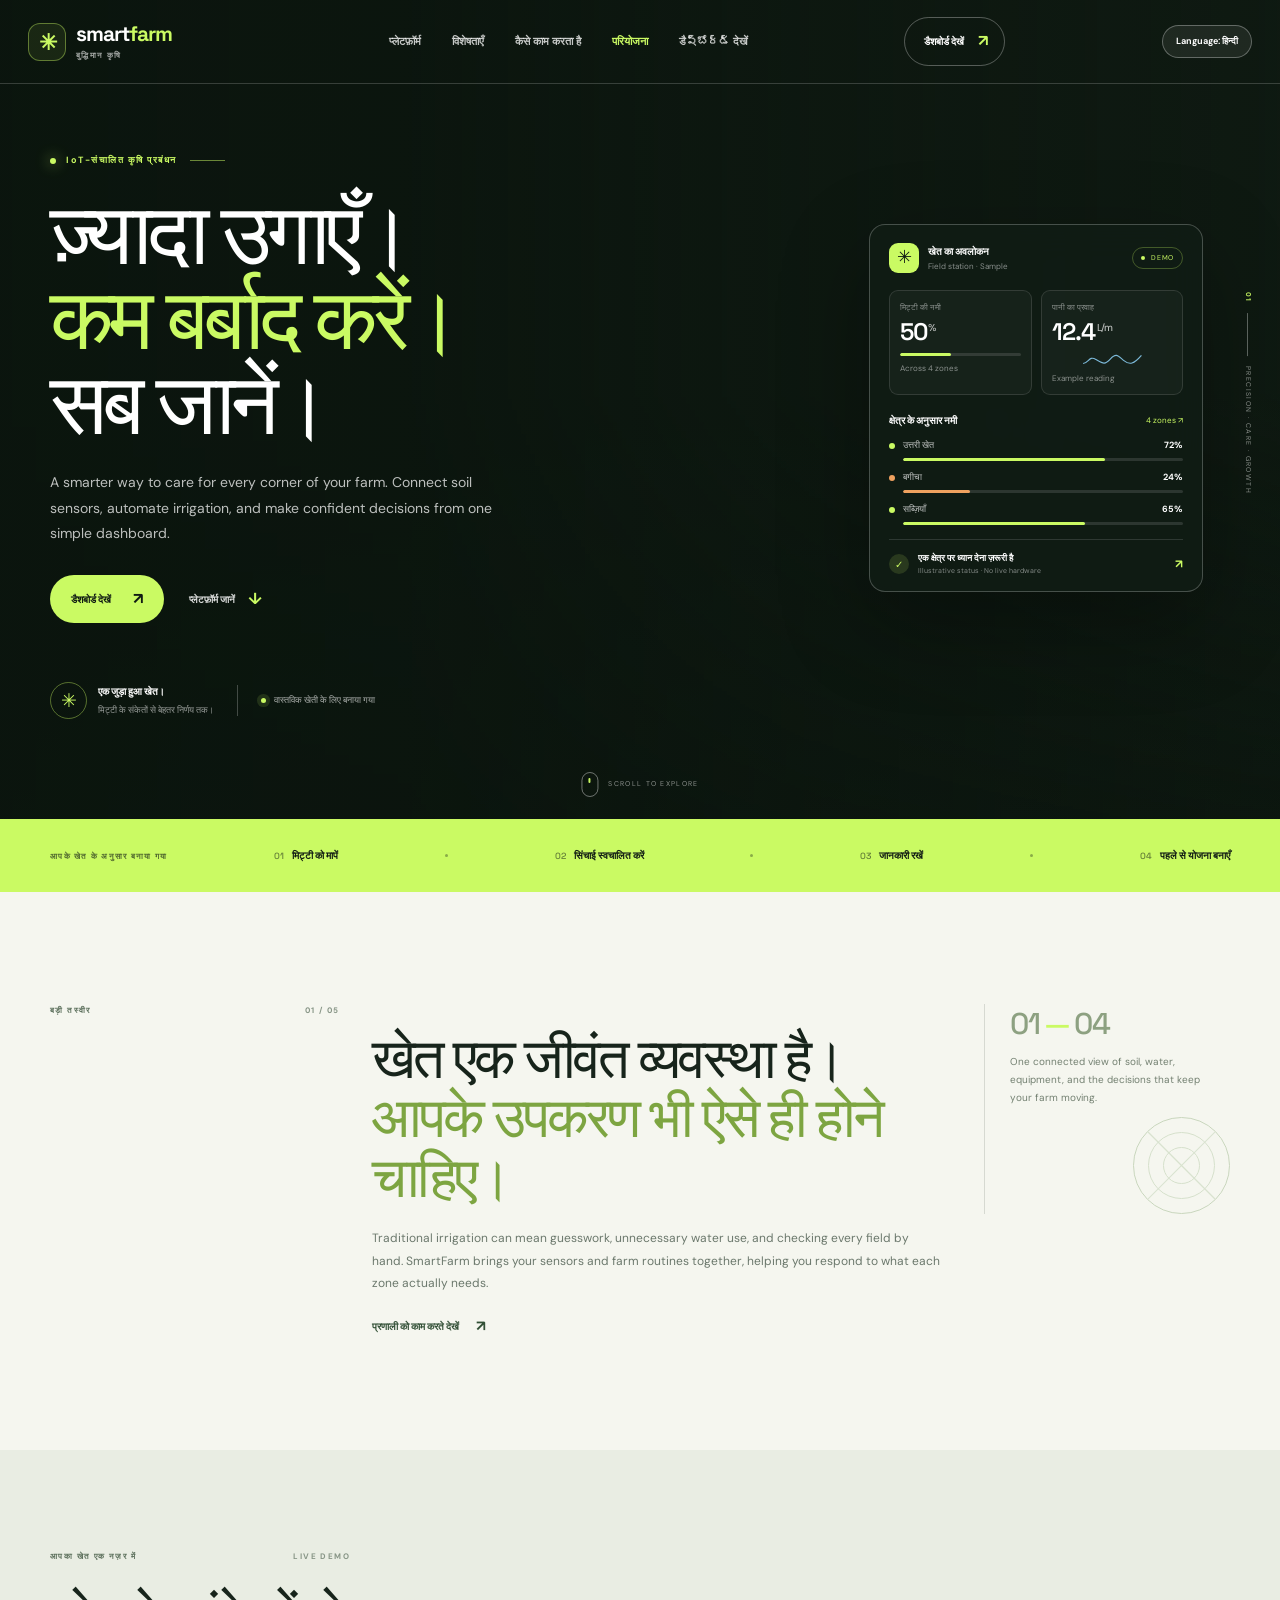
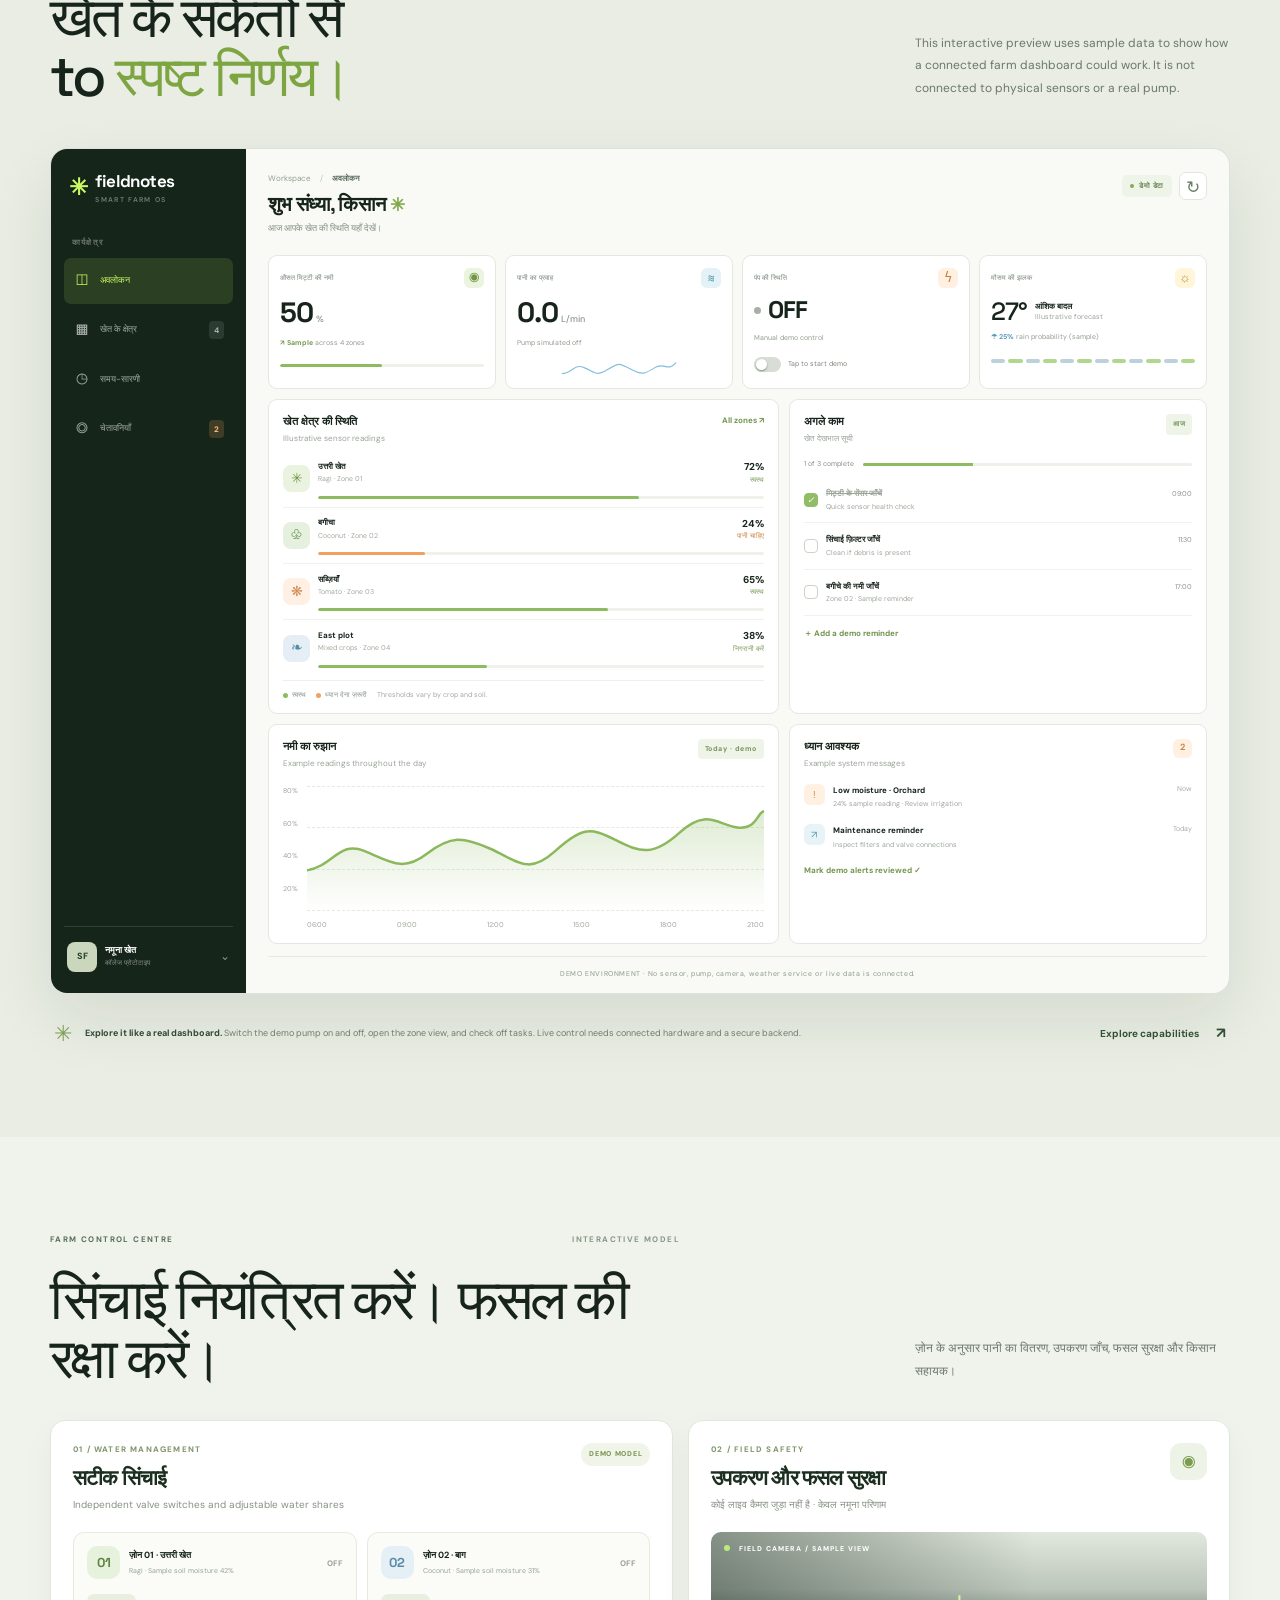
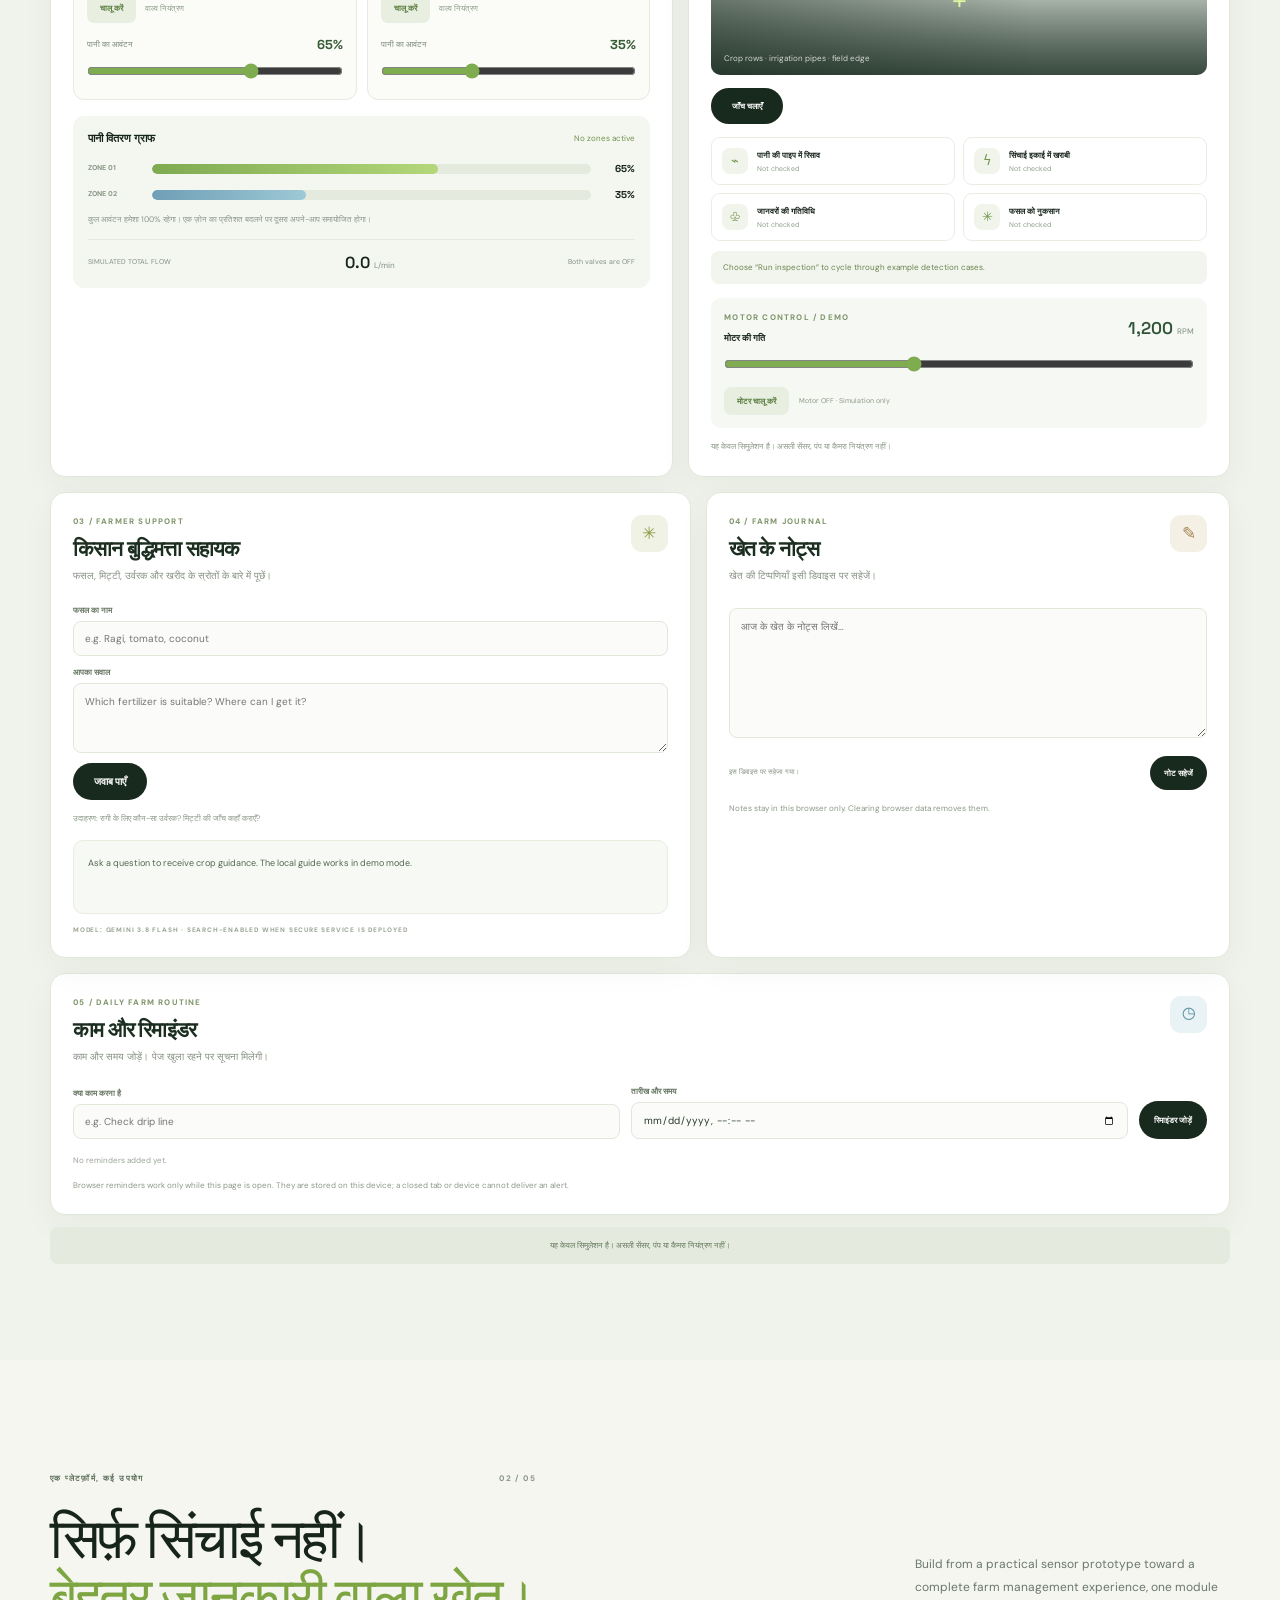
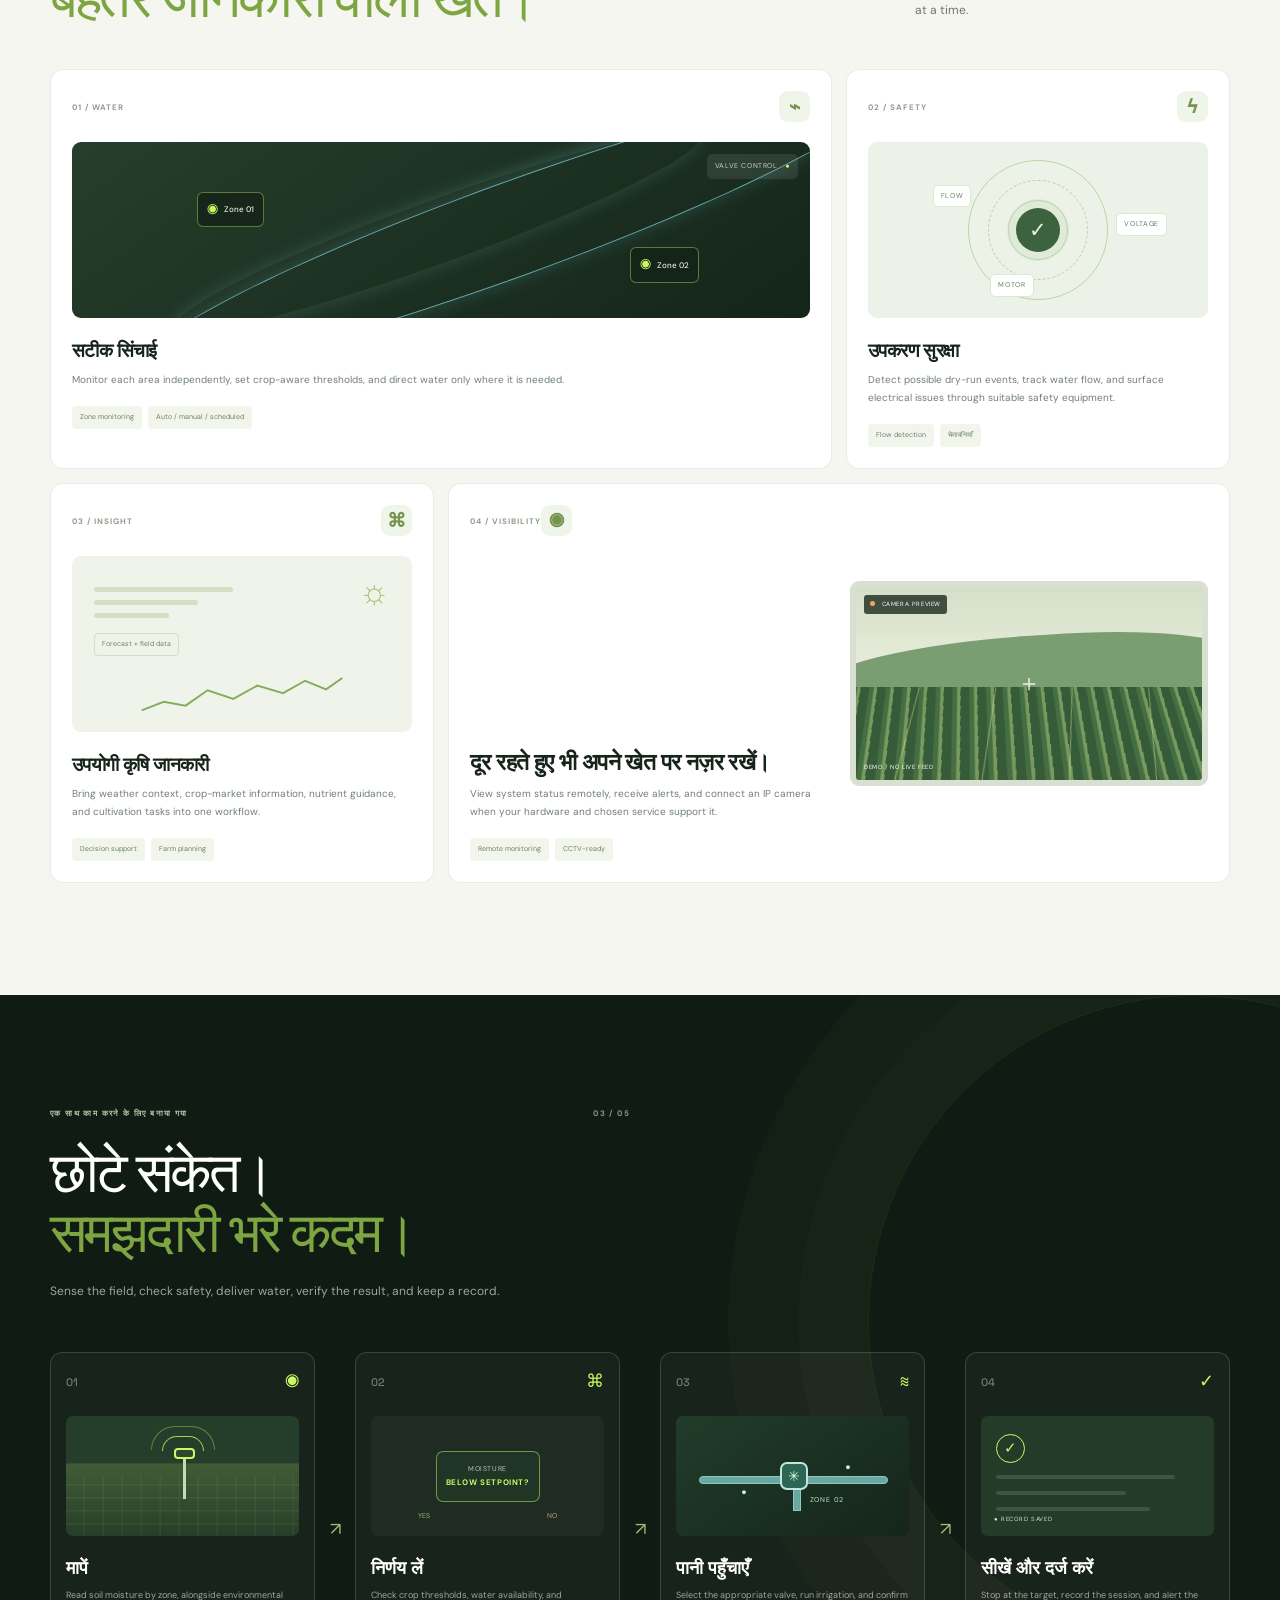
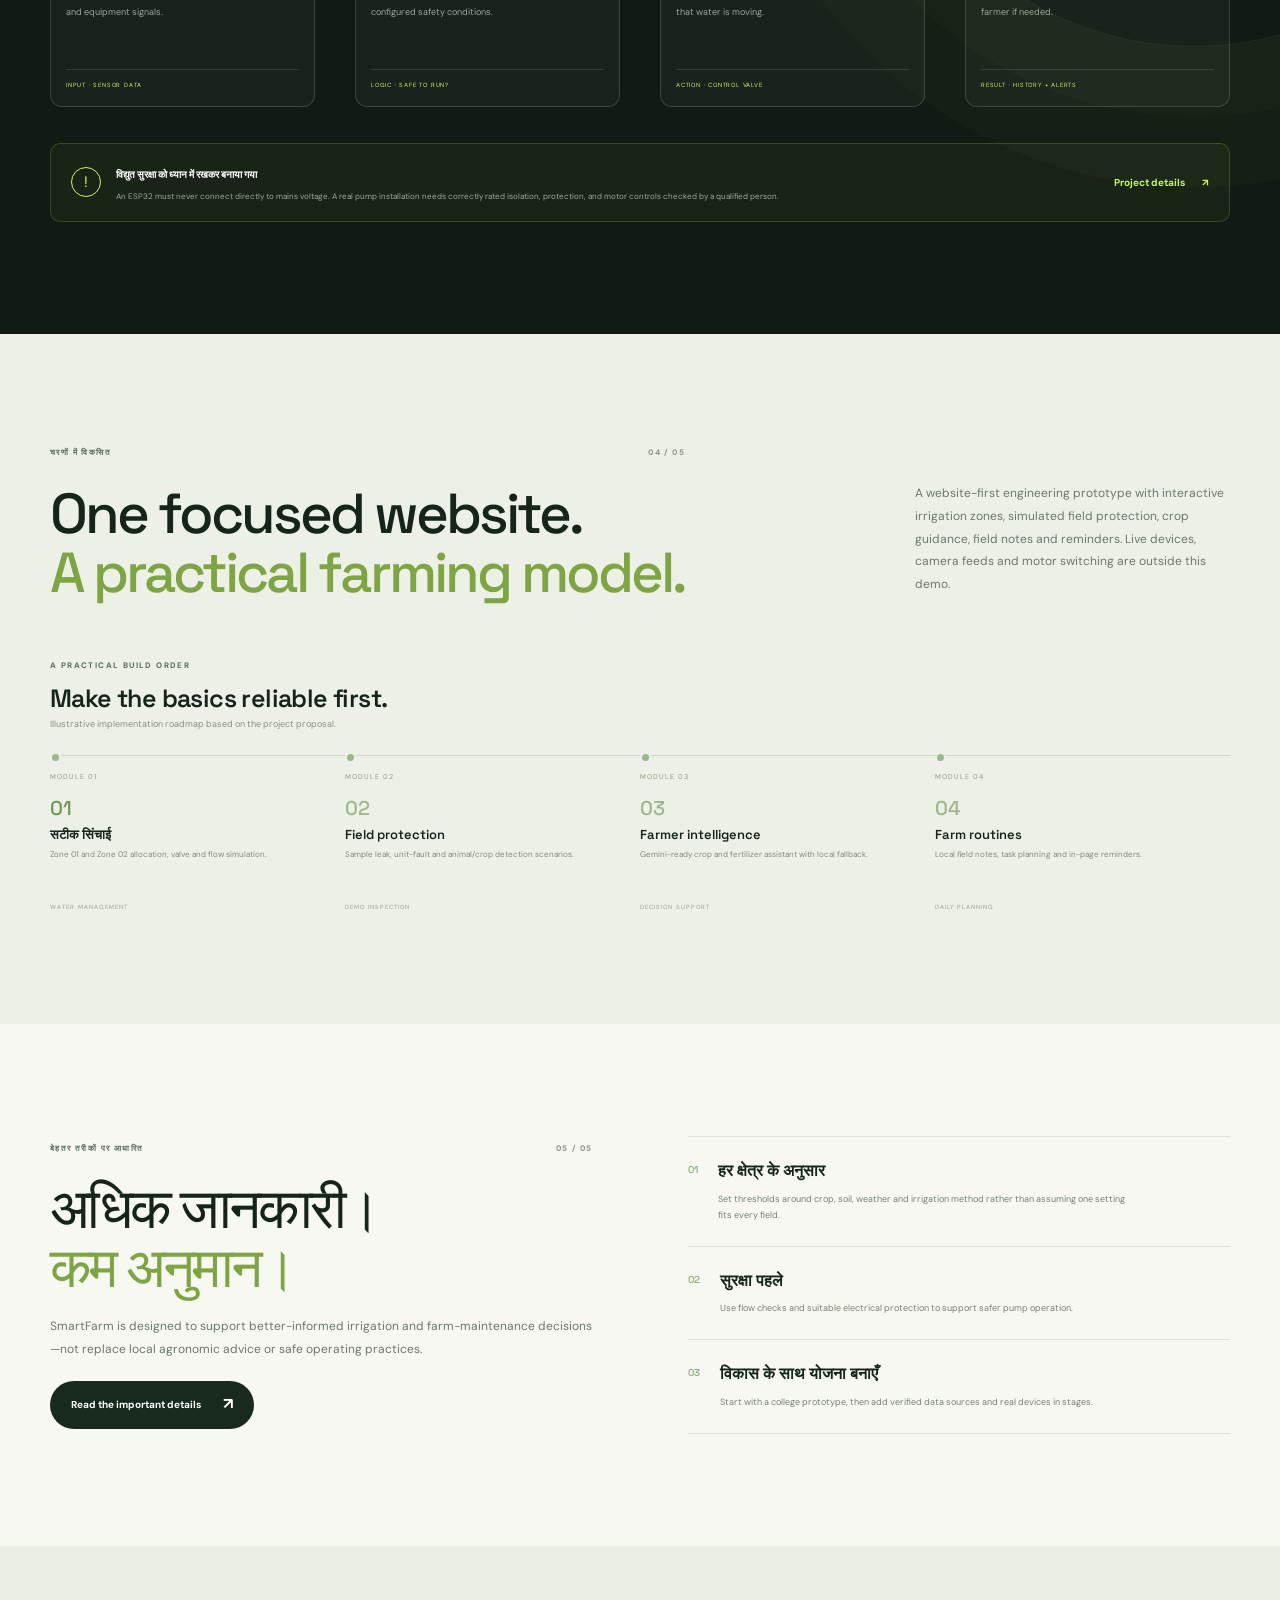
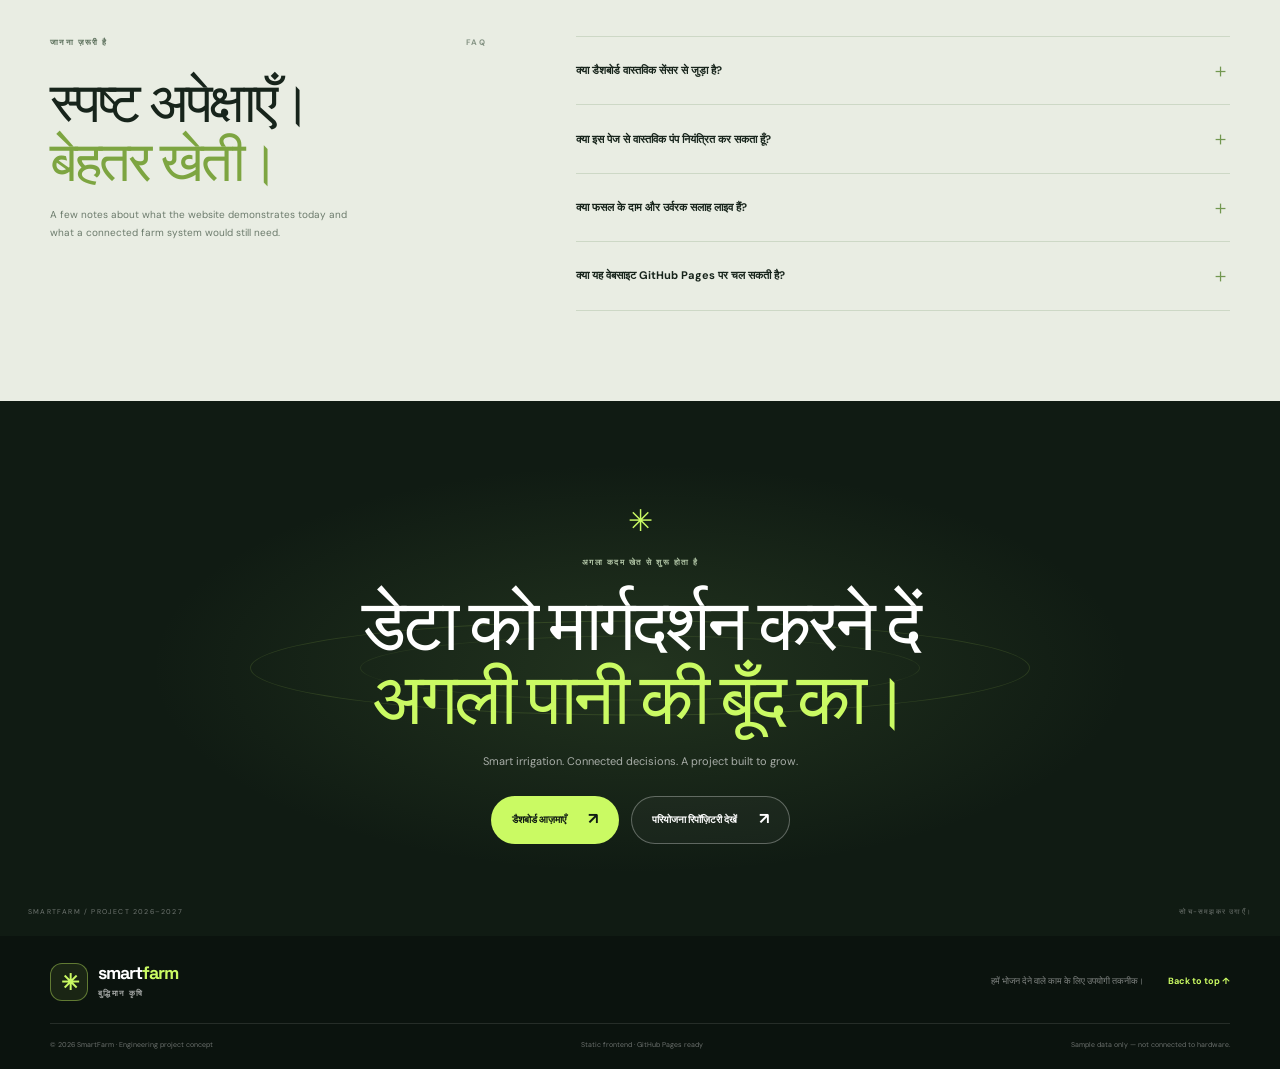
<file: hi.html>
<!doctype html>
<html lang="hi">
<head>
  <meta charset="utf-8">
  <meta name="viewport" content="width=device-width, initial-scale=1">
  <meta name="theme-color" content="#101b13">
  <meta name="description" content="SmartFarm connects IoT-based irrigation, farm-zone monitoring, equipment alerts, crop information and planning in one intelligent farm management platform.">
  <title>SmartFarm — बेहतर खेती</title>
  <link rel="preconnect" href="https://fonts.googleapis.com">
  <link rel="preconnect" href="https://fonts.gstatic.com" crossorigin>
  <link href="https://fonts.googleapis.com/css2?family=DM+Sans:wght@400;500;600;700&family=Space+Grotesk:wght@400;500;600;700&display=swap" rel="stylesheet">
  <link rel="stylesheet" href="style.css">
  <link rel="stylesheet" href="advanced.css">
  <script defer src="script.js"></script>
  <script defer src="static-locales.js"></script>
  <script defer src="advanced.js?v=20261124-gemini-translation"></script>
</head>
<body>
  <div class="progress"><span id="progressBar"></span></div>
  <header class="header" id="top">
    <a class="brand" href="#top" aria-label="SmartFarm home"><span class="brand-icon">✳</span><span>smart<span class="brand-lime">farm</span><small>INTELLIGENT AGRICULTURE</small></span></a>
    <nav class="nav" aria-label="Main navigation"><a href="#platform">Platform</a><a href="#features">Features</a><a href="#workflow">How it works</a><a href="#project">The project</a></nav>
    <a class="header-cta" href="#dashboard">Explore dashboard <b>↗</b></a>
    <button class="menu-toggle" id="menuToggle" aria-expanded="false" aria-label="Open menu"><span></span><span></span></button>
    <nav class="mobile-nav" id="mobileNav" aria-label="Mobile navigation"><a href="#platform">Platform</a><a href="#features">Features</a><a href="#workflow">How it works</a><a href="#project">The project</a><a href="#dashboard">Explore dashboard ↗</a></nav>
  </header>

  <main>
    <section class="hero">
      <div class="hero-photo" aria-hidden="true"></div><div class="hero-shade" aria-hidden="true"></div>
      <div class="container hero-inner">
        <div class="eyebrow appear"><i></i> IoT-POWERED FARM INTELLIGENCE <span></span></div>
        <h1 class="appear delay-1">Grow more.<br><em>Waste less.</em><br>Know everything.</h1>
        <p class="hero-copy appear delay-2">A smarter way to care for every corner of your farm. Connect soil sensors, automate irrigation, and make confident decisions from one simple dashboard.</p>
        <div class="hero-buttons appear delay-3"><a class="button button-lime" href="#dashboard">Explore the dashboard <b>↗</b></a><a class="quiet-link" href="#platform">Discover the platform <b>↓</b></a></div>
        <div class="hero-proof appear delay-3"><span class="proof-mark">✳</span><div><strong>One connected farm.</strong><small>From soil signals to smarter decisions.</small></div><i class="proof-divider"></i><span class="proof-note"><i></i> Built for real-world farming</span></div>
      </div>
      <aside class="hero-widget" aria-label="Illustrative farm readings">
        <div class="widget-head"><div class="widget-brand"><span>✳</span><div><b>Farm overview</b><small>Field station · Sample</small></div></div><span class="demo-tag"><i></i> DEMO</span></div>
        <div class="widget-stats"><div><small>Soil moisture</small><b><span id="heroMoisture">42</span><sup>%</sup></b><i class="tiny-meter"><u style="width:42%"></u></i><small>Across 4 zones</small></div><div><small>Water flow</small><b>12.4<sup> L/m</sup></b><svg class="tiny-chart" viewBox="0 0 100 24"><path d="M0 18 C10 17 10 4 22 11 S37 21 47 10 S60 5 70 13 S87 19 100 4"/></svg><small>Example reading</small></div></div>
        <div class="widget-section-title"><b>Moisture by zone</b><span>4 zones ↗</span></div>
        <div class="widget-zone"><i class="dot green"></i><span>North field</span><b>72%</b><div><u style="width:72%"></u></div></div>
        <div class="widget-zone"><i class="dot orange"></i><span>Orchard</span><b>24%</b><div><u style="width:24%"></u></div></div>
        <div class="widget-zone"><i class="dot green"></i><span>Vegetables</span><b>65%</b><div><u style="width:65%"></u></div></div>
        <div class="widget-note"><span>✓</span><div><b>One zone needs attention</b><small>Illustrative status · No live hardware</small></div><strong>↗</strong></div>
      </aside>
      <div class="hero-side-label"><span>01</span><i></i><span>PRECISION · CARE · GROWTH</span></div>
      <a class="scroll-cue" href="#platform"><i></i> SCROLL TO EXPLORE</a>
    </section>

    <div class="promise-strip"><div class="container promise-inner"><span>BUILT AROUND YOUR FARM</span><div><b>01</b> Sense the soil</div><i></i><div><b>02</b> Automate water</div><i></i><div><b>03</b> Stay informed</div><i></i><div><b>04</b> Plan ahead</div></div></div>

    <section class="section intro" id="platform"><div class="container intro-grid">
      <div class="kicker reveal"><span>THE BIGGER PICTURE</span><b>01 / 05</b></div>
      <div class="intro-copy reveal"><h2>A farm is a living system.<br><em>Your tools should be, too.</em></h2><p>Traditional irrigation can mean guesswork, unnecessary water use, and checking every field by hand. SmartFarm brings your sensors and farm routines together, helping you respond to what each zone actually needs.</p><a class="arrow-link" href="#workflow">See the system in action <b>↗</b></a></div>
      <aside class="intro-aside reveal"><b>01<span>—</span>04</b><p>One connected view of soil, water, equipment, and the decisions that keep your farm moving.</p><div class="rings" aria-hidden="true"><i></i><i></i><i></i></div></aside>
    </div></section>

    <section class="section dashboard-section" id="dashboard"><div class="container">
      <div class="section-head reveal"><div><div class="kicker"><span>YOUR FARM, AT A GLANCE</span><b>LIVE DEMO</b></div><h2>From field signals<br>to <em>clear decisions.</em></h2></div><p>This interactive preview uses sample data to show how a connected farm dashboard could work. It is not connected to physical sensors or a real pump.</p></div>
      <div class="dashboard reveal">
        <aside class="dash-side"><a class="dash-logo" href="#dashboard"><span>✳</span><div>fieldnotes<small>SMART FARM OS</small></div></a><div class="side-label">WORKSPACE</div>
          <button class="side-link active" data-view="overview"><span>◫</span> Overview</button><button class="side-link" data-view="zones"><span>▦</span> Farm zones <b>4</b></button><button class="side-link" data-view="schedule"><span>◷</span> Schedule</button><button class="side-link" data-view="alerts"><span>◎</span> Alerts <b class="alert-count">2</b></button>
          <div class="side-profile"><span>SF</span><div><b>Sample farm</b><small>College prototype</small></div><i>⌄</i></div>
        </aside>
        <div class="dash-main">
          <div class="dash-header"><div><div class="crumb">Workspace <span>/</span> <b id="viewTitle">Overview</b></div><h3>Good evening, farmer <span>✳</span></h3><p>Here’s a look at your farm today.</p></div><div class="dash-tools"><span class="sample-label"><i></i> DEMO DATA</span><button id="refreshDemo" aria-label="Refresh sample readings" title="Refresh sample readings">↻</button></div></div>
          <div class="metric-grid">
            <article class="metric"><div class="metric-label">Average soil moisture <span>◉</span></div><strong class="metric-number"><b id="averageMoisture">42</b><small>%</small></strong><p><b class="positive">↗ Sample</b> across 4 zones</p><div class="meter"><i id="averageMeter" style="width:42%"></i></div></article>
            <article class="metric"><div class="metric-label">Water flow <span class="blue-icon">≋</span></div><strong class="metric-number"><b id="flowValue">0.0</b><small> L/min</small></strong><p id="flowNote">Pump simulated off</p><svg class="metric-spark" viewBox="0 0 200 28"><path d="M0 22 C20 22 20 3 40 12 S60 27 80 15 S100 3 120 14 S145 23 162 12 S185 20 200 3"/></svg></article>
            <article class="metric"><div class="metric-label">Pump status <span class="orange-icon">ϟ</span></div><strong class="metric-number pump-number"><i id="pumpDot"></i><b id="pumpStatus">OFF</b></strong><p id="pumpNote">Manual demo control</p><div class="switch-row"><button id="pumpSwitch" class="switch" role="switch" aria-checked="false" aria-label="Toggle simulated pump"><i></i></button><span id="switchLabel">Tap to start demo</span></div></article>
            <article class="metric"><div class="metric-label">Weather snapshot <span class="sun-icon">☼</span></div><div class="weather"><strong>27°</strong><span><b>Partly cloudy</b><small>Illustrative forecast</small></span></div><p><b class="rain">☂ 25%</b> rain probability (sample)</p><div class="weather-bars"><i></i><i></i><i></i><i></i><i></i><i></i><i></i><i></i><i></i><i></i><i></i><i></i></div></article>
          </div>
          <div class="dash-panels">
            <article class="panel zones-panel"><div class="panel-head"><div><h4>Field zone status</h4><p>Illustrative sensor readings</p></div><button class="plain-link" data-open-zones>All zones ↗</button></div><div class="zone-list" id="zoneList">
              <div class="zone-row" data-zone="0"><span class="crop-icon leaf">✳</span><div class="zone-name"><b>North field</b><small>Ragi · Zone 01</small></div><div class="zone-value"><b>72%</b><small>Healthy</small></div><div class="zone-meter"><i style="width:72%"></i></div></div>
              <div class="zone-row needs-water" data-zone="1"><span class="crop-icon tree">♧</span><div class="zone-name"><b>Orchard</b><small>Coconut · Zone 02</small></div><div class="zone-value"><b>24%</b><small>Needs water</small></div><div class="zone-meter"><i style="width:24%"></i></div></div>
              <div class="zone-row" data-zone="2"><span class="crop-icon tomato">❋</span><div class="zone-name"><b>Vegetables</b><small>Tomato · Zone 03</small></div><div class="zone-value"><b>65%</b><small>Healthy</small></div><div class="zone-meter"><i style="width:65%"></i></div></div>
              <div class="zone-row" data-zone="3"><span class="crop-icon seed">❧</span><div class="zone-name"><b>East plot</b><small>Mixed crops · Zone 04</small></div><div class="zone-value"><b>38%</b><small>Monitor</small></div><div class="zone-meter"><i style="width:38%"></i></div></div>
            </div><div class="zone-key"><span><i class="green-key"></i> Healthy</span><span><i class="orange-key"></i> Needs attention</span><small>Thresholds vary by crop and soil.</small></div></article>
            <article class="panel tasks-panel"><div class="panel-head"><div><h4>Up next</h4><p>Farm care checklist</p></div><span class="today-tag">TODAY</span></div><div class="task-progress"><span id="taskCount">1 of 3 complete</span><div><i id="taskBar" style="width:33%"></i></div></div>
              <label class="task-row"><input type="checkbox" class="task-check" checked><i></i><span><b>Check soil sensors</b><small>Quick sensor health check</small></span><time>09:00</time></label>
              <label class="task-row"><input type="checkbox" class="task-check"><i></i><span><b>Inspect irrigation filter</b><small>Clean if debris is present</small></span><time>11:30</time></label>
              <label class="task-row"><input type="checkbox" class="task-check"><i></i><span><b>Review orchard moisture</b><small>Zone 02 · Sample reminder</small></span><time>17:00</time></label>
              <button id="addTask" class="add-task">＋ Add a demo reminder</button>
            </article>
          </div>
          <div class="dash-panels bottom-panels">
            <article class="panel trend-panel"><div class="panel-head"><div><h4>Moisture trend</h4><p>Example readings throughout the day</p></div><span class="today-tag">Today · demo</span></div><div class="chart"><div class="chart-y"><span>80%</span><span>60%</span><span>40%</span><span>20%</span></div><div class="chart-main"><div class="chart-grid"><i></i><i></i><i></i><i></i></div><svg viewBox="0 0 600 160" preserveAspectRatio="none" aria-label="Example moisture trend"><defs><linearGradient id="areaFill" x1="0" x2="0" y1="0" y2="1"><stop offset="0" stop-color="#8cba62" stop-opacity=".28"/><stop offset="1" stop-color="#8cba62" stop-opacity="0"/></linearGradient></defs><path class="chart-area" d="M0 108 C35 102 42 70 75 83 S125 111 157 87 S205 65 240 80 S290 115 325 84 S371 52 405 69 S455 90 490 59 S540 50 565 53 S590 36 600 32 L600 160 L0 160Z"/><path class="chart-stroke" d="M0 108 C35 102 42 70 75 83 S125 111 157 87 S205 65 240 80 S290 115 325 84 S371 52 405 69 S455 90 490 59 S540 50 565 53 S590 36 600 32"/></svg><div class="chart-x"><span>06:00</span><span>09:00</span><span>12:00</span><span>15:00</span><span>18:00</span><span>21:00</span></div></div></div></article>
            <article class="panel alerts-panel"><div class="panel-head"><div><h4>Attention needed</h4><p>Example system messages</p></div><span class="alert-number" id="alertNumber">2</span></div><div class="alert-row"><i class="alert-icon">!</i><div><b>Low moisture · Orchard</b><small>24% sample reading · Review irrigation</small></div><time>Now</time></div><div class="alert-row"><i class="alert-icon blue-alert">↗</i><div><b>Maintenance reminder</b><small>Inspect filters and valve connections</small></div><time>Today</time></div><button class="plain-link" id="clearAlerts">Mark demo alerts reviewed ✓</button></article>
          </div>
          <div class="dash-disclaimer">DEMO ENVIRONMENT · No sensor, pump, camera, weather service or live data is connected.</div>
        </div>
      </div>
      <div class="demo-note reveal"><span>✳</span><p><b>Explore it like a real dashboard.</b> Switch the demo pump on and off, open the zone view, and check off tasks. Live control needs connected hardware and a secure backend.</p><a class="arrow-link" href="#features">Explore capabilities <b>↗</b></a></div>
    </div></section>

    <section class="section feature-section" id="features"><div class="container">
      <div class="section-head reveal"><div><div class="kicker"><span>ONE PLATFORM, MANY USES</span><b>02 / 05</b></div><h2>Not just irrigation.<br><em>A better-informed farm.</em></h2></div><p>Build from a practical sensor prototype toward a complete farm management experience, one module at a time.</p></div>
      <div class="feature-grid">
        <article class="feature-card feature-wide reveal"><div class="feature-card-top"><span>01 / WATER</span><b>⌁</b></div><div class="field-art" aria-hidden="true"><div class="field-grooves"></div><div class="water-orbit orbit-a"></div><div class="water-orbit orbit-b"></div><span class="sensor-pin pin-a">◉ <small>Zone 01</small></span><span class="sensor-pin pin-b">◉ <small>Zone 02</small></span><span class="valve-chip">VALVE CONTROL <i>●</i></span></div><h3>Precision irrigation</h3><p>Monitor each area independently, set crop-aware thresholds, and direct water only where it is needed.</p><div class="tags"><span>Zone monitoring</span><span>Auto / manual / scheduled</span></div></article>
        <article class="feature-card reveal"><div class="feature-card-top"><span>02 / SAFETY</span><b>ϟ</b></div><div class="safety-art" aria-hidden="true"><i></i><i></i><i></i><span>✓</span><small class="safety-a">FLOW</small><small class="safety-b">VOLTAGE</small><small class="safety-c">MOTOR</small></div><h3>Equipment protection</h3><p>Detect possible dry-run events, track water flow, and surface electrical issues through suitable safety equipment.</p><div class="tags"><span>Flow detection</span><span>Alerts</span></div></article>
        <article class="feature-card reveal"><div class="feature-card-top"><span>03 / INSIGHT</span><b>⌘</b></div><div class="insight-art" aria-hidden="true"><span>☼</span><div><i></i><i></i><i></i></div><small>Forecast + field data</small><svg viewBox="0 0 210 45"><path d="M0 36 L23 27 L46 31 L69 15 L96 24 L121 10 L148 18 L171 5 L193 14 L210 2"/></svg></div><h3>Useful farm intelligence</h3><p>Bring weather context, crop-market information, nutrient guidance, and cultivation tasks into one workflow.</p><div class="tags"><span>Decision support</span><span>Farm planning</span></div></article>
        <article class="feature-card camera-card reveal"><div class="camera-copy"><div class="feature-card-top"><span>04 / VISIBILITY</span><b>◉</b></div><h3>Your farm, even when you’re away.</h3><p>View system status remotely, receive alerts, and connect an IP camera when your hardware and chosen service support it.</p><div class="tags"><span>Remote monitoring</span><span>CCTV-ready</span></div></div><div class="camera-art" aria-label="Illustrative farm camera preview"><div class="sky"></div><div class="hills"></div><div class="camera-fields"><i></i><i></i><i></i><i></i></div><span class="camera-label"><i></i> CAMERA PREVIEW</span><span class="camera-cross">＋</span><small>DEMO / NO LIVE FEED</small></div></article>
      </div>
    </div></section>

    <section class="section workflow-section" id="workflow"><div class="container">
      <div class="workflow-intro reveal"><div class="kicker"><span>MADE TO WORK TOGETHER</span><b>03 / 05</b></div><h2>Small signals.<br><em>Smarter actions.</em></h2><p>Sense the field, check safety, deliver water, verify the result, and keep a record.</p></div>
      <div class="steps">
        <article class="step-card reveal"><div class="step-top"><span>01</span><b>◉</b></div><div class="step-art step-sensor"><div class="soil"></div><i class="sensor-stem"></i><i class="sensor-head"></i><i class="sensor-wave one"></i><i class="sensor-wave two"></i></div><h3>Sense</h3><p>Read soil moisture by zone, alongside environmental and equipment signals.</p><small>INPUT · SENSOR DATA</small></article><span class="step-arrow">↗</span>
        <article class="step-card reveal"><div class="step-top"><span>02</span><b>⌘</b></div><div class="step-art step-decide"><div class="decision">MOISTURE<br><strong>BELOW SETPOINT?</strong></div><span class="yes">YES</span><span class="no">NO</span></div><h3>Decide</h3><p>Check crop thresholds, water availability, and configured safety conditions.</p><small>LOGIC · SAFE TO RUN?</small></article><span class="step-arrow">↗</span>
        <article class="step-card reveal"><div class="step-top"><span>03</span><b>≋</b></div><div class="step-art step-water"><i class="pipe-h"></i><i class="pipe-v"></i><span class="pipe-valve">✳</span><span class="water-drop drop-one">●</span><span class="water-drop drop-two">●</span><small>ZONE 02</small></div><h3>Deliver</h3><p>Select the appropriate valve, run irrigation, and confirm that water is moving.</p><small>ACTION · CONTROL VALVE</small></article><span class="step-arrow">↗</span>
        <article class="step-card reveal"><div class="step-top"><span>04</span><b>✓</b></div><div class="step-art step-record"><span class="record-check">✓</span><i class="record-line line-1"></i><i class="record-line line-2"></i><i class="record-line line-3"></i><small>● RECORD SAVED</small></div><h3>Learn & log</h3><p>Stop at the target, record the session, and alert the farmer if needed.</p><small>RESULT · HISTORY + ALERTS</small></article>
      </div>
      <div class="safety-callout reveal"><span>!</span><div><b>Designed with electrical safety in mind</b><p>An ESP32 must never connect directly to mains voltage. A real pump installation needs correctly rated isolation, protection, and motor controls checked by a qualified person.</p></div><a class="arrow-link" href="#project">Project details <b>↗</b></a></div>
    </div></section>

    <section class="section project-section" id="project"><div class="container">
      <div class="section-head reveal"><div><div class="kicker"><span>ENGINEERED IN PHASES</span><b>04 / 05</b></div><h2>Start with a prototype.<br><em>Design for what’s next.</em></h2></div><p>The college project can begin with a small, safe demonstration and expand as hardware, data sources, and application services become available.</p></div>
      <div class="architecture reveal"><div class="architecture-head"><div><small>SYSTEM ARCHITECTURE</small><h3>Every layer has a role.</h3></div><span><i></i> CONCEPT VIEW</span></div><div class="architecture-flow"><div class="arch-node"><b>⌂</b><strong>Farmer</strong><small>Mobile / Web</small></div><span class="connector"><small>HTTPS / API</small><i></i></span><div class="arch-node cloud"><b>◌</b><strong>Application</strong><small>Logic · Data · Alerts</small></div><span class="connector"><small>Wi-Fi / MQTT</small><i></i></span><div class="arch-node controller"><b>ϟ</b><strong>ESP32</strong><small>Sensor decisions</small></div><span class="connector"><small>GPIO / drivers</small><i></i></span><div class="arch-node field"><b>⌁</b><strong>Farm devices</strong><small>Sensors · Valves · Pump</small></div></div><div class="arch-legend"><span><i></i> Hardware layer</span><span><i></i> Application layer</span><span><i></i> Communication</span></div></div>
      <div class="stack-grid"><article class="stack-card reveal"><span>01</span><b>ϟ</b><h3>IoT hardware</h3><p>ESP32, capacitive soil sensors, temperature/humidity, water-flow, water-level and suitable isolated voltage monitoring.</p><small>PHYSICAL LAYER</small></article><article class="stack-card reveal"><span>02</span><b>⌘</b><h3>Web + mobile</h3><p>A responsive website for this demo, with a future dashboard or Flutter app for connected controls and notifications.</p><small>USER EXPERIENCE</small></article><article class="stack-card reveal"><span>03</span><b>◌</b><h3>Backend + storage</h3><p>Future integration can use Firebase or a Node/Python API and a database for sensor data, irrigation history, users and alerts.</p><small>INTEGRATION LAYER</small></article></div>
      <div class="roadmap reveal"><div class="roadmap-head"><div class="kicker"><span>A PRACTICAL BUILD ORDER</span></div><h3>Make the basics reliable first.</h3><p>Illustrative implementation roadmap based on the project proposal.</p></div><div class="roadmap-grid"><article><small>PHASE 01</small><b>✓</b><h4>Sense & display</h4><p>ESP32, sensor input, sample dashboard.</p><label>FOUNDATION</label></article><article><small>PHASE 02</small><b>02</b><h4>Automate zones</h4><p>Multiple sensors, safe motor control, and valves.</p><label>IRRIGATION</label></article><article><small>PHASE 03</small><b>03</b><h4>Add protection</h4><p>Flow, current, voltage protection and alerts.</p><label>SAFETY</label></article><article><small>PHASE 04</small><b>04</b><h4>Connect farm data</h4><p>Weather, crop info, scheduling and CCTV service.</p><label>EXPANSION</label></article></div></div>
    </div></section>

    <section class="section principles"><div class="container principles-grid"><div class="principles-copy reveal"><div class="kicker"><span>BUILT AROUND BETTER PRACTICE</span><b>05 / 05</b></div><h2>More visibility.<br><em>Less guesswork.</em></h2><p>SmartFarm is designed to support better-informed irrigation and farm-maintenance decisions—not replace local agronomic advice or safe operating practices.</p><a class="button button-dark" href="#faq">Read the important details <b>↗</b></a></div><div class="principle-list reveal"><article><span>01</span><div><b>Zone by zone</b><p>Set thresholds around crop, soil, weather and irrigation method rather than assuming one setting fits every field.</p></div></article><article><span>02</span><div><b>Safety first</b><p>Use flow checks and suitable electrical protection to support safer pump operation.</p></div></article><article><span>03</span><div><b>Plan as you grow</b><p>Start with a college prototype, then add verified data sources and real devices in stages.</p></div></article></div></div></section>

    <section class="section faq-section" id="faq"><div class="container faq-grid"><div class="reveal"><div class="kicker"><span>GOOD TO KNOW</span><b>FAQ</b></div><h2>Clear expectations.<br><em>Better farming.</em></h2><p>A few notes about what the website demonstrates today and what a connected farm system would still need.</p></div><div class="faq-list reveal">
      <details><summary>Is the dashboard connected to real sensors?<span>＋</span></summary><p>No. This is an interactive frontend prototype with illustrative values. Live readings require installed hardware, a data connection, and a backend or IoT service.</p></details>
      <details><summary>Can I control a real pump from this page?<span>＋</span></summary><p>No. The pump switch is a visual simulation only. Secure authentication, backend commands, hardware interlocks, and professionally checked electrical protection are required before live control.</p></details>
      <details><summary>Are crop prices and fertilizer advice live?<span>＋</span></summary><p>No live agricultural-market feed or agronomy service is configured. Current prices need a reliable licensed source. Recommendations should account for crop, soil, growth stage, region and local agricultural guidance.</p></details>
      <details><summary>Can this website run on GitHub Pages?<span>＋</span></summary><p>Yes. The frontend uses static HTML, CSS and JavaScript. GitHub Actions can publish it without a separate application server.</p></details>
    </div></div></section>

    <section class="final-cta"><div class="cta-orbit orbit-a"></div><div class="cta-orbit orbit-b"></div><div class="container cta-content reveal"><span class="cta-mark">✳</span><small>THE NEXT STEP STARTS IN THE FIELD</small><h2>Let the data guide<br><em>the next drop.</em></h2><p>Smart irrigation. Connected decisions. A project built to grow.</p><div class="cta-buttons"><a class="button button-lime" href="#dashboard">Try the dashboard <b>↗</b></a><a class="button button-outline" href="https://github.com/shreyas2006R/smart-farming" target="_blank" rel="noreferrer">View project repository <b>↗</b></a></div></div><div class="cta-footer"><span>SMARTFARM / PROJECT 2026–2027</span><span>GROW WITH INTENTION.</span></div></section>
  </main>
  <footer class="footer"><div class="container footer-top"><a class="brand" href="#top"><span class="brand-icon">✳</span><span>smart<span class="brand-lime">farm</span><small>INTELLIGENT AGRICULTURE</small></span></a><p>Thoughtful technology for the work that feeds us.</p><a href="#top">Back to top ↑</a></div><div class="container footer-bottom"><span>© <span id="year">2026</span> SmartFarm · Engineering project concept</span><span>Static frontend · GitHub Pages ready</span><span>Sample data only — not connected to hardware.</span></div></footer>
  <div class="toast" id="toast" role="status" aria-live="polite"><span>✳</span><p id="toastMessage">Demo updated.</p><button id="toastClose" aria-label="Dismiss notification">×</button></div>
  <dialog class="zone-dialog" id="zoneDialog"><div class="dialog-head"><div><small>FARM ZONES / DEMO</small><h3>Zone details</h3></div><button id="closeDialog" aria-label="Close zone details">×</button></div><p>Sample moisture readings for demonstration. Actual thresholds depend on crop, soil and conditions.</p><div id="dialogZones"></div><button class="button button-dark dialog-done" id="dialogDone">Done <b>✓</b></button></dialog>
</body>
</html>
</file>
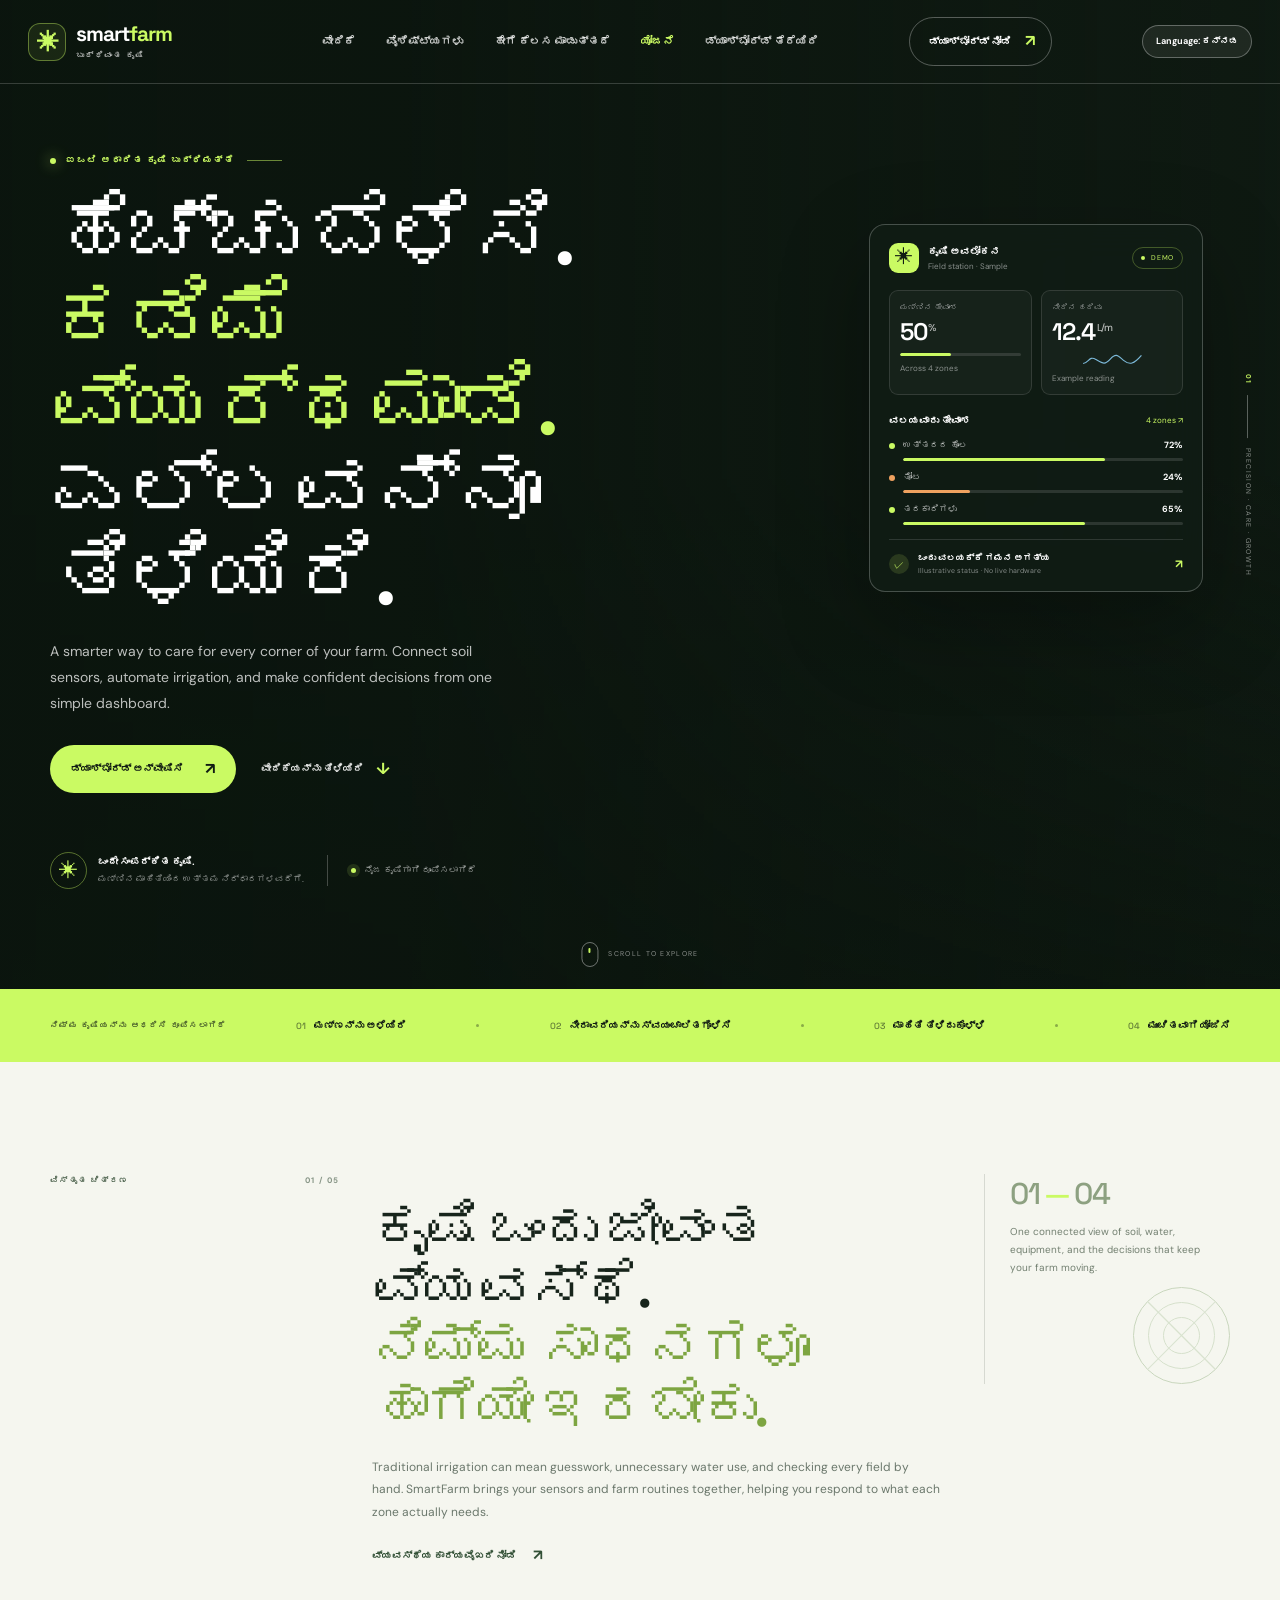
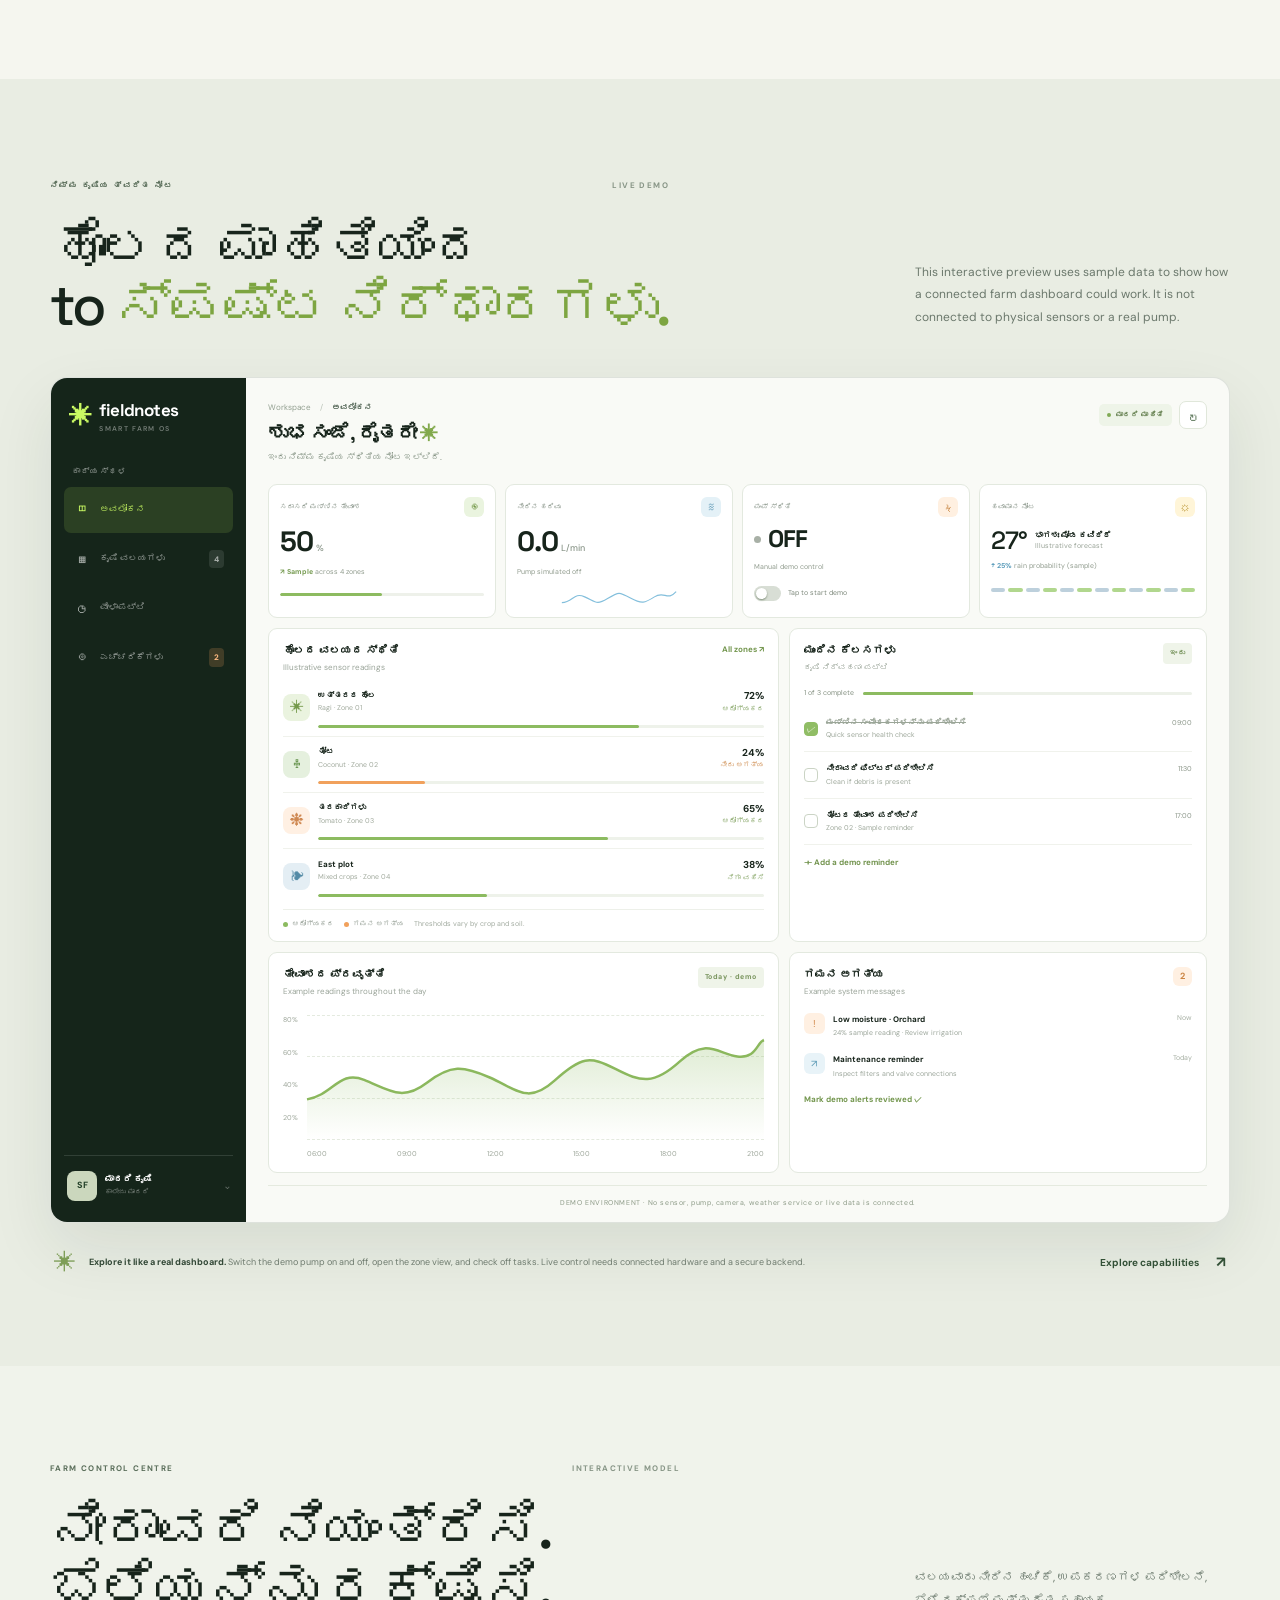
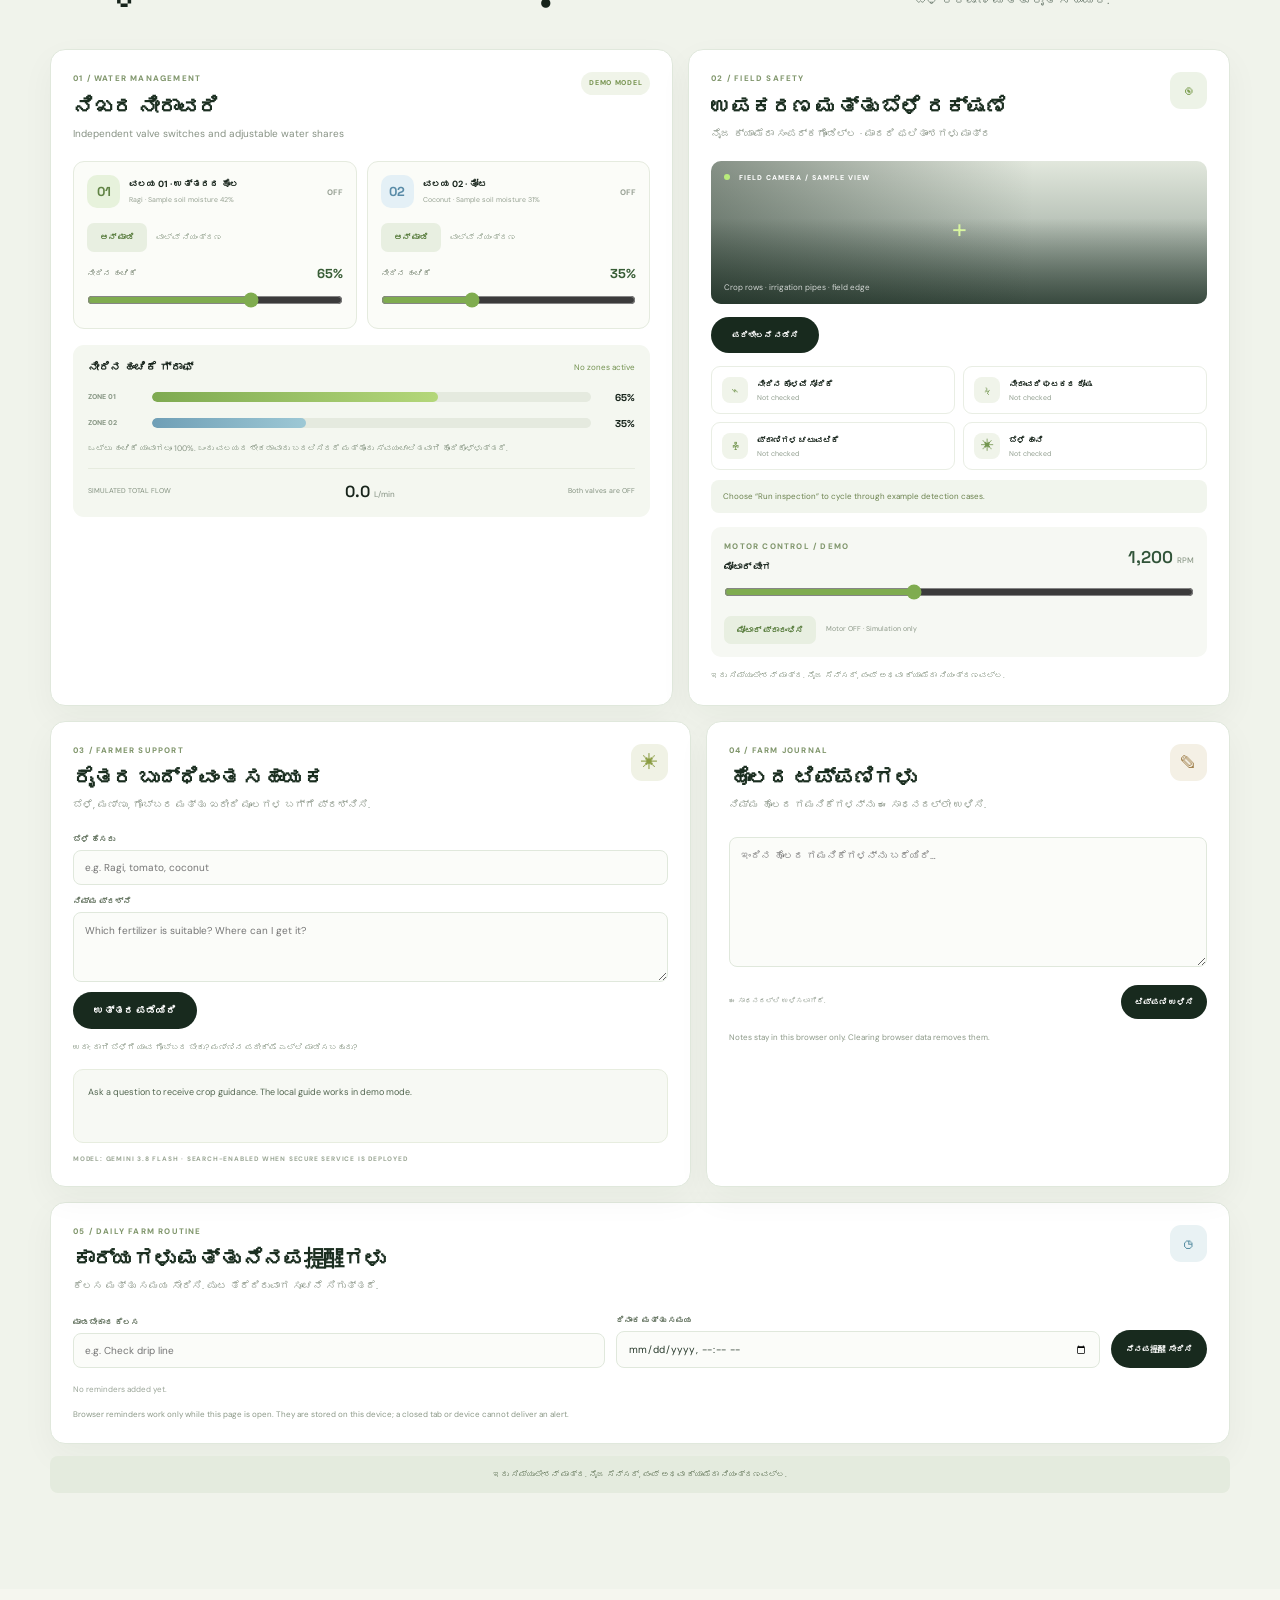
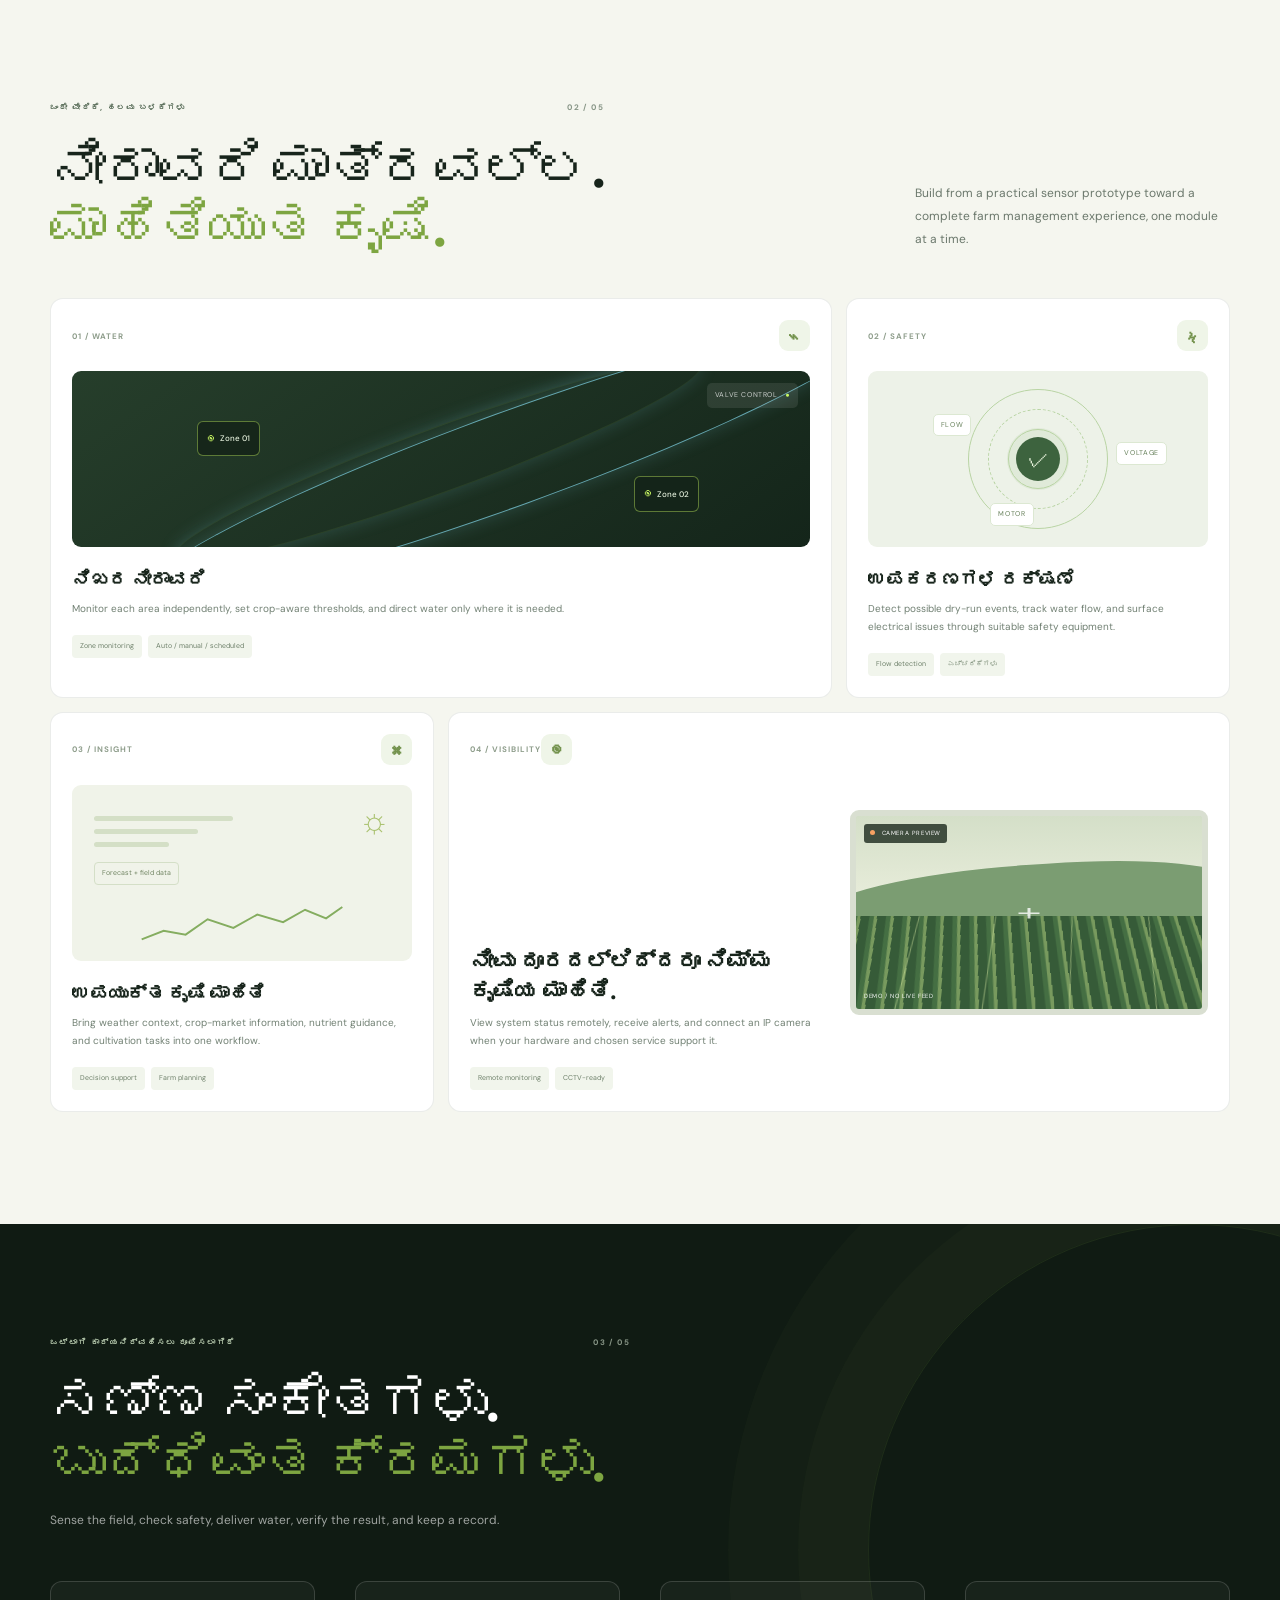
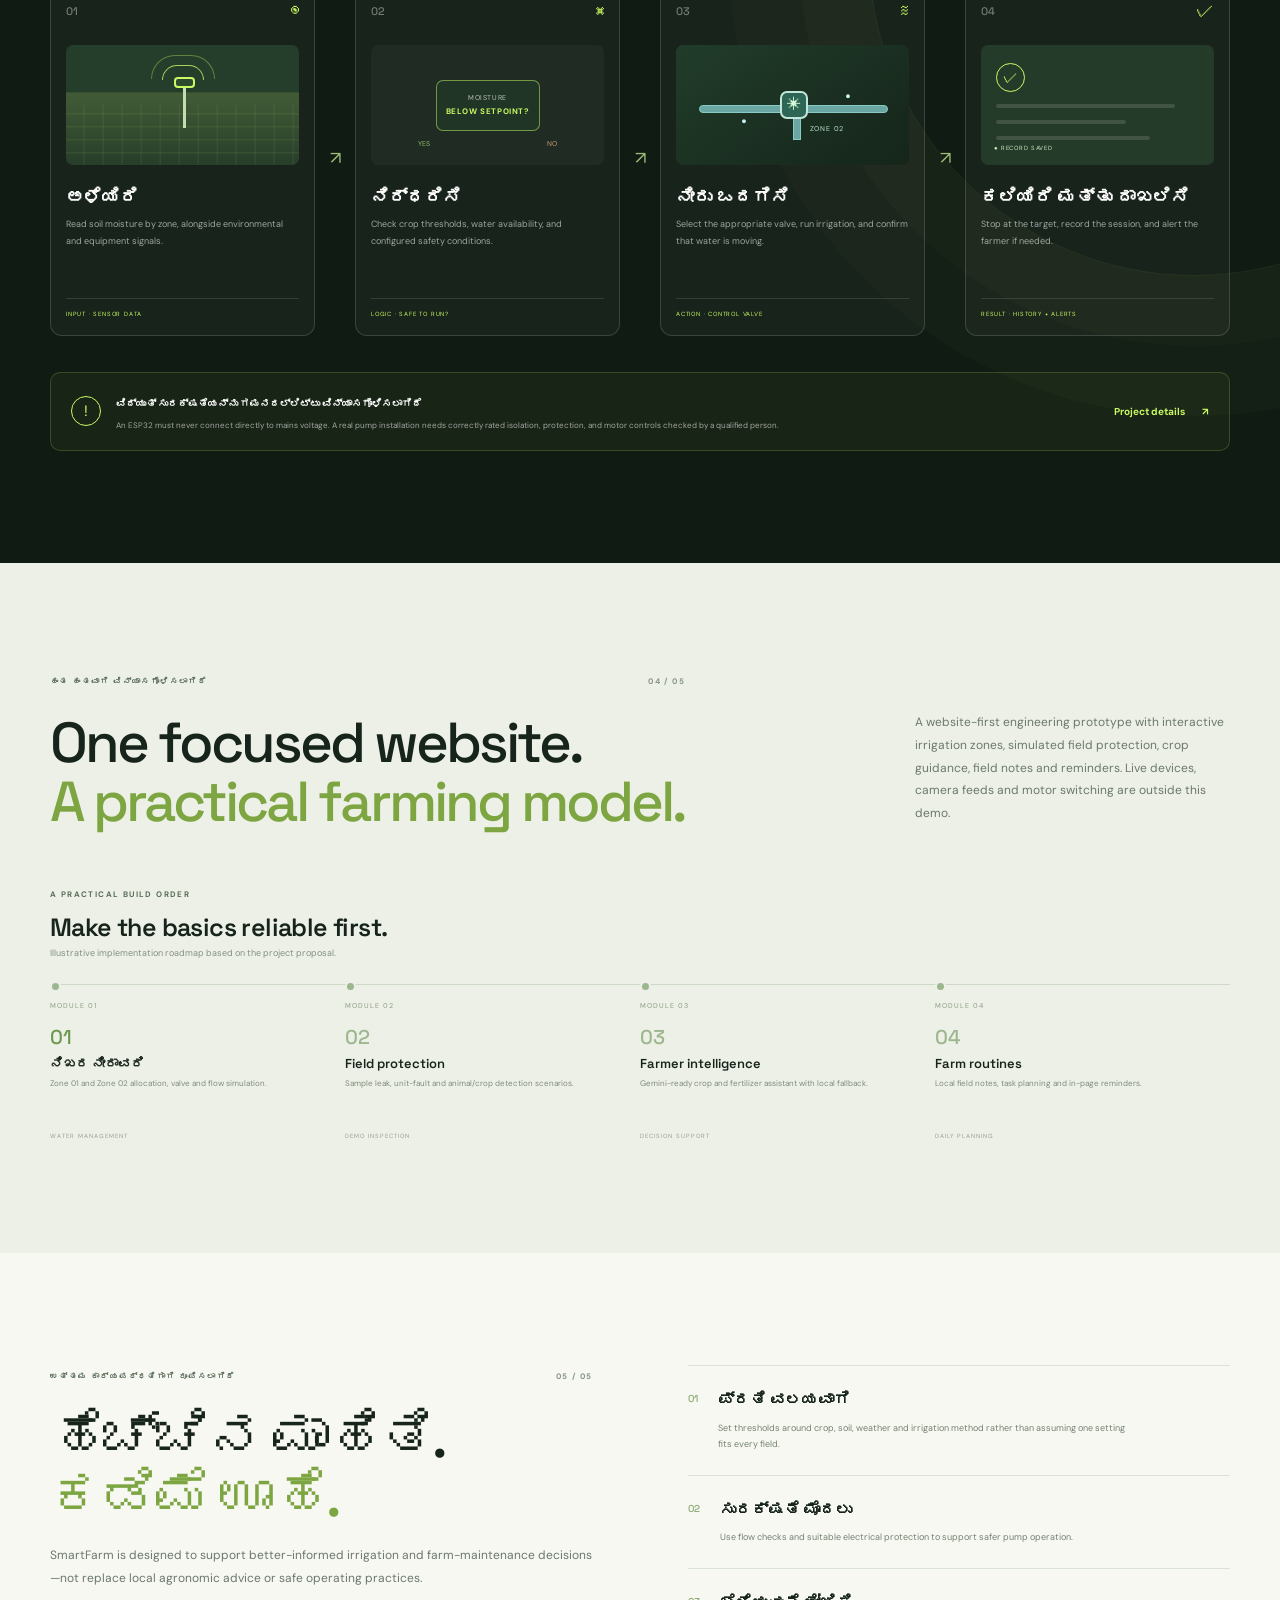
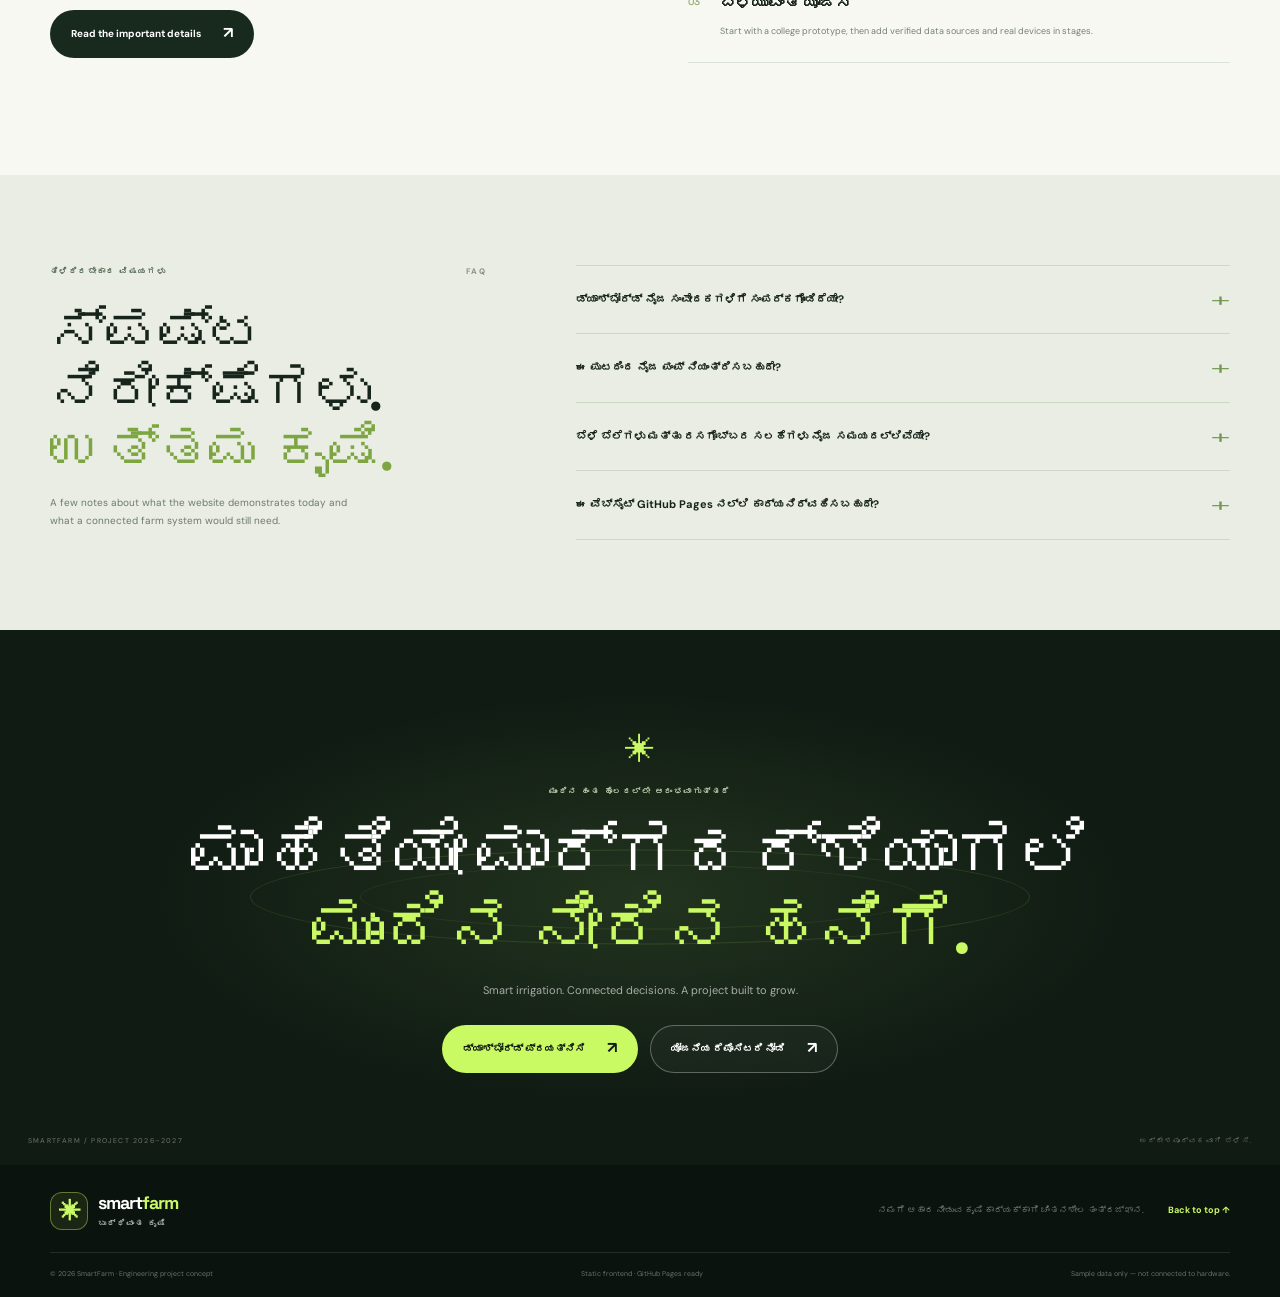
<file: kn.html>
<!doctype html>
<html lang="kn">
<head>
  <meta charset="utf-8">
  <meta name="viewport" content="width=device-width, initial-scale=1">
  <meta name="theme-color" content="#101b13">
  <meta name="description" content="SmartFarm connects IoT-based irrigation, farm-zone monitoring, equipment alerts, crop information and planning in one intelligent farm management platform.">
  <title>SmartFarm — ಉತ್ತಮ ಕೃಷಿ</title>
  <link rel="preconnect" href="https://fonts.googleapis.com">
  <link rel="preconnect" href="https://fonts.gstatic.com" crossorigin>
  <link href="https://fonts.googleapis.com/css2?family=DM+Sans:wght@400;500;600;700&family=Space+Grotesk:wght@400;500;600;700&display=swap" rel="stylesheet">
  <link rel="stylesheet" href="style.css">
  <link rel="stylesheet" href="advanced.css">
  <script defer src="script.js"></script>
  <script defer src="static-locales.js"></script>
  <script defer src="advanced.js?v=20261124-gemini-translation"></script>
</head>
<body>
  <div class="progress"><span id="progressBar"></span></div>
  <header class="header" id="top">
    <a class="brand" href="#top" aria-label="SmartFarm home"><span class="brand-icon">✳</span><span>smart<span class="brand-lime">farm</span><small>INTELLIGENT AGRICULTURE</small></span></a>
    <nav class="nav" aria-label="Main navigation"><a href="#platform">Platform</a><a href="#features">Features</a><a href="#workflow">How it works</a><a href="#project">The project</a></nav>
    <a class="header-cta" href="#dashboard">Explore dashboard <b>↗</b></a>
    <button class="menu-toggle" id="menuToggle" aria-expanded="false" aria-label="Open menu"><span></span><span></span></button>
    <nav class="mobile-nav" id="mobileNav" aria-label="Mobile navigation"><a href="#platform">Platform</a><a href="#features">Features</a><a href="#workflow">How it works</a><a href="#project">The project</a><a href="#dashboard">Explore dashboard ↗</a></nav>
  </header>

  <main>
    <section class="hero">
      <div class="hero-photo" aria-hidden="true"></div><div class="hero-shade" aria-hidden="true"></div>
      <div class="container hero-inner">
        <div class="eyebrow appear"><i></i> IoT-POWERED FARM INTELLIGENCE <span></span></div>
        <h1 class="appear delay-1">Grow more.<br><em>Waste less.</em><br>Know everything.</h1>
        <p class="hero-copy appear delay-2">A smarter way to care for every corner of your farm. Connect soil sensors, automate irrigation, and make confident decisions from one simple dashboard.</p>
        <div class="hero-buttons appear delay-3"><a class="button button-lime" href="#dashboard">Explore the dashboard <b>↗</b></a><a class="quiet-link" href="#platform">Discover the platform <b>↓</b></a></div>
        <div class="hero-proof appear delay-3"><span class="proof-mark">✳</span><div><strong>One connected farm.</strong><small>From soil signals to smarter decisions.</small></div><i class="proof-divider"></i><span class="proof-note"><i></i> Built for real-world farming</span></div>
      </div>
      <aside class="hero-widget" aria-label="Illustrative farm readings">
        <div class="widget-head"><div class="widget-brand"><span>✳</span><div><b>Farm overview</b><small>Field station · Sample</small></div></div><span class="demo-tag"><i></i> DEMO</span></div>
        <div class="widget-stats"><div><small>Soil moisture</small><b><span id="heroMoisture">42</span><sup>%</sup></b><i class="tiny-meter"><u style="width:42%"></u></i><small>Across 4 zones</small></div><div><small>Water flow</small><b>12.4<sup> L/m</sup></b><svg class="tiny-chart" viewBox="0 0 100 24"><path d="M0 18 C10 17 10 4 22 11 S37 21 47 10 S60 5 70 13 S87 19 100 4"/></svg><small>Example reading</small></div></div>
        <div class="widget-section-title"><b>Moisture by zone</b><span>4 zones ↗</span></div>
        <div class="widget-zone"><i class="dot green"></i><span>North field</span><b>72%</b><div><u style="width:72%"></u></div></div>
        <div class="widget-zone"><i class="dot orange"></i><span>Orchard</span><b>24%</b><div><u style="width:24%"></u></div></div>
        <div class="widget-zone"><i class="dot green"></i><span>Vegetables</span><b>65%</b><div><u style="width:65%"></u></div></div>
        <div class="widget-note"><span>✓</span><div><b>One zone needs attention</b><small>Illustrative status · No live hardware</small></div><strong>↗</strong></div>
      </aside>
      <div class="hero-side-label"><span>01</span><i></i><span>PRECISION · CARE · GROWTH</span></div>
      <a class="scroll-cue" href="#platform"><i></i> SCROLL TO EXPLORE</a>
    </section>

    <div class="promise-strip"><div class="container promise-inner"><span>BUILT AROUND YOUR FARM</span><div><b>01</b> Sense the soil</div><i></i><div><b>02</b> Automate water</div><i></i><div><b>03</b> Stay informed</div><i></i><div><b>04</b> Plan ahead</div></div></div>

    <section class="section intro" id="platform"><div class="container intro-grid">
      <div class="kicker reveal"><span>THE BIGGER PICTURE</span><b>01 / 05</b></div>
      <div class="intro-copy reveal"><h2>A farm is a living system.<br><em>Your tools should be, too.</em></h2><p>Traditional irrigation can mean guesswork, unnecessary water use, and checking every field by hand. SmartFarm brings your sensors and farm routines together, helping you respond to what each zone actually needs.</p><a class="arrow-link" href="#workflow">See the system in action <b>↗</b></a></div>
      <aside class="intro-aside reveal"><b>01<span>—</span>04</b><p>One connected view of soil, water, equipment, and the decisions that keep your farm moving.</p><div class="rings" aria-hidden="true"><i></i><i></i><i></i></div></aside>
    </div></section>

    <section class="section dashboard-section" id="dashboard"><div class="container">
      <div class="section-head reveal"><div><div class="kicker"><span>YOUR FARM, AT A GLANCE</span><b>LIVE DEMO</b></div><h2>From field signals<br>to <em>clear decisions.</em></h2></div><p>This interactive preview uses sample data to show how a connected farm dashboard could work. It is not connected to physical sensors or a real pump.</p></div>
      <div class="dashboard reveal">
        <aside class="dash-side"><a class="dash-logo" href="#dashboard"><span>✳</span><div>fieldnotes<small>SMART FARM OS</small></div></a><div class="side-label">WORKSPACE</div>
          <button class="side-link active" data-view="overview"><span>◫</span> Overview</button><button class="side-link" data-view="zones"><span>▦</span> Farm zones <b>4</b></button><button class="side-link" data-view="schedule"><span>◷</span> Schedule</button><button class="side-link" data-view="alerts"><span>◎</span> Alerts <b class="alert-count">2</b></button>
          <div class="side-profile"><span>SF</span><div><b>Sample farm</b><small>College prototype</small></div><i>⌄</i></div>
        </aside>
        <div class="dash-main">
          <div class="dash-header"><div><div class="crumb">Workspace <span>/</span> <b id="viewTitle">Overview</b></div><h3>Good evening, farmer <span>✳</span></h3><p>Here’s a look at your farm today.</p></div><div class="dash-tools"><span class="sample-label"><i></i> DEMO DATA</span><button id="refreshDemo" aria-label="Refresh sample readings" title="Refresh sample readings">↻</button></div></div>
          <div class="metric-grid">
            <article class="metric"><div class="metric-label">Average soil moisture <span>◉</span></div><strong class="metric-number"><b id="averageMoisture">42</b><small>%</small></strong><p><b class="positive">↗ Sample</b> across 4 zones</p><div class="meter"><i id="averageMeter" style="width:42%"></i></div></article>
            <article class="metric"><div class="metric-label">Water flow <span class="blue-icon">≋</span></div><strong class="metric-number"><b id="flowValue">0.0</b><small> L/min</small></strong><p id="flowNote">Pump simulated off</p><svg class="metric-spark" viewBox="0 0 200 28"><path d="M0 22 C20 22 20 3 40 12 S60 27 80 15 S100 3 120 14 S145 23 162 12 S185 20 200 3"/></svg></article>
            <article class="metric"><div class="metric-label">Pump status <span class="orange-icon">ϟ</span></div><strong class="metric-number pump-number"><i id="pumpDot"></i><b id="pumpStatus">OFF</b></strong><p id="pumpNote">Manual demo control</p><div class="switch-row"><button id="pumpSwitch" class="switch" role="switch" aria-checked="false" aria-label="Toggle simulated pump"><i></i></button><span id="switchLabel">Tap to start demo</span></div></article>
            <article class="metric"><div class="metric-label">Weather snapshot <span class="sun-icon">☼</span></div><div class="weather"><strong>27°</strong><span><b>Partly cloudy</b><small>Illustrative forecast</small></span></div><p><b class="rain">☂ 25%</b> rain probability (sample)</p><div class="weather-bars"><i></i><i></i><i></i><i></i><i></i><i></i><i></i><i></i><i></i><i></i><i></i><i></i></div></article>
          </div>
          <div class="dash-panels">
            <article class="panel zones-panel"><div class="panel-head"><div><h4>Field zone status</h4><p>Illustrative sensor readings</p></div><button class="plain-link" data-open-zones>All zones ↗</button></div><div class="zone-list" id="zoneList">
              <div class="zone-row" data-zone="0"><span class="crop-icon leaf">✳</span><div class="zone-name"><b>North field</b><small>Ragi · Zone 01</small></div><div class="zone-value"><b>72%</b><small>Healthy</small></div><div class="zone-meter"><i style="width:72%"></i></div></div>
              <div class="zone-row needs-water" data-zone="1"><span class="crop-icon tree">♧</span><div class="zone-name"><b>Orchard</b><small>Coconut · Zone 02</small></div><div class="zone-value"><b>24%</b><small>Needs water</small></div><div class="zone-meter"><i style="width:24%"></i></div></div>
              <div class="zone-row" data-zone="2"><span class="crop-icon tomato">❋</span><div class="zone-name"><b>Vegetables</b><small>Tomato · Zone 03</small></div><div class="zone-value"><b>65%</b><small>Healthy</small></div><div class="zone-meter"><i style="width:65%"></i></div></div>
              <div class="zone-row" data-zone="3"><span class="crop-icon seed">❧</span><div class="zone-name"><b>East plot</b><small>Mixed crops · Zone 04</small></div><div class="zone-value"><b>38%</b><small>Monitor</small></div><div class="zone-meter"><i style="width:38%"></i></div></div>
            </div><div class="zone-key"><span><i class="green-key"></i> Healthy</span><span><i class="orange-key"></i> Needs attention</span><small>Thresholds vary by crop and soil.</small></div></article>
            <article class="panel tasks-panel"><div class="panel-head"><div><h4>Up next</h4><p>Farm care checklist</p></div><span class="today-tag">TODAY</span></div><div class="task-progress"><span id="taskCount">1 of 3 complete</span><div><i id="taskBar" style="width:33%"></i></div></div>
              <label class="task-row"><input type="checkbox" class="task-check" checked><i></i><span><b>Check soil sensors</b><small>Quick sensor health check</small></span><time>09:00</time></label>
              <label class="task-row"><input type="checkbox" class="task-check"><i></i><span><b>Inspect irrigation filter</b><small>Clean if debris is present</small></span><time>11:30</time></label>
              <label class="task-row"><input type="checkbox" class="task-check"><i></i><span><b>Review orchard moisture</b><small>Zone 02 · Sample reminder</small></span><time>17:00</time></label>
              <button id="addTask" class="add-task">＋ Add a demo reminder</button>
            </article>
          </div>
          <div class="dash-panels bottom-panels">
            <article class="panel trend-panel"><div class="panel-head"><div><h4>Moisture trend</h4><p>Example readings throughout the day</p></div><span class="today-tag">Today · demo</span></div><div class="chart"><div class="chart-y"><span>80%</span><span>60%</span><span>40%</span><span>20%</span></div><div class="chart-main"><div class="chart-grid"><i></i><i></i><i></i><i></i></div><svg viewBox="0 0 600 160" preserveAspectRatio="none" aria-label="Example moisture trend"><defs><linearGradient id="areaFill" x1="0" x2="0" y1="0" y2="1"><stop offset="0" stop-color="#8cba62" stop-opacity=".28"/><stop offset="1" stop-color="#8cba62" stop-opacity="0"/></linearGradient></defs><path class="chart-area" d="M0 108 C35 102 42 70 75 83 S125 111 157 87 S205 65 240 80 S290 115 325 84 S371 52 405 69 S455 90 490 59 S540 50 565 53 S590 36 600 32 L600 160 L0 160Z"/><path class="chart-stroke" d="M0 108 C35 102 42 70 75 83 S125 111 157 87 S205 65 240 80 S290 115 325 84 S371 52 405 69 S455 90 490 59 S540 50 565 53 S590 36 600 32"/></svg><div class="chart-x"><span>06:00</span><span>09:00</span><span>12:00</span><span>15:00</span><span>18:00</span><span>21:00</span></div></div></div></article>
            <article class="panel alerts-panel"><div class="panel-head"><div><h4>Attention needed</h4><p>Example system messages</p></div><span class="alert-number" id="alertNumber">2</span></div><div class="alert-row"><i class="alert-icon">!</i><div><b>Low moisture · Orchard</b><small>24% sample reading · Review irrigation</small></div><time>Now</time></div><div class="alert-row"><i class="alert-icon blue-alert">↗</i><div><b>Maintenance reminder</b><small>Inspect filters and valve connections</small></div><time>Today</time></div><button class="plain-link" id="clearAlerts">Mark demo alerts reviewed ✓</button></article>
          </div>
          <div class="dash-disclaimer">DEMO ENVIRONMENT · No sensor, pump, camera, weather service or live data is connected.</div>
        </div>
      </div>
      <div class="demo-note reveal"><span>✳</span><p><b>Explore it like a real dashboard.</b> Switch the demo pump on and off, open the zone view, and check off tasks. Live control needs connected hardware and a secure backend.</p><a class="arrow-link" href="#features">Explore capabilities <b>↗</b></a></div>
    </div></section>

    <section class="section feature-section" id="features"><div class="container">
      <div class="section-head reveal"><div><div class="kicker"><span>ONE PLATFORM, MANY USES</span><b>02 / 05</b></div><h2>Not just irrigation.<br><em>A better-informed farm.</em></h2></div><p>Build from a practical sensor prototype toward a complete farm management experience, one module at a time.</p></div>
      <div class="feature-grid">
        <article class="feature-card feature-wide reveal"><div class="feature-card-top"><span>01 / WATER</span><b>⌁</b></div><div class="field-art" aria-hidden="true"><div class="field-grooves"></div><div class="water-orbit orbit-a"></div><div class="water-orbit orbit-b"></div><span class="sensor-pin pin-a">◉ <small>Zone 01</small></span><span class="sensor-pin pin-b">◉ <small>Zone 02</small></span><span class="valve-chip">VALVE CONTROL <i>●</i></span></div><h3>Precision irrigation</h3><p>Monitor each area independently, set crop-aware thresholds, and direct water only where it is needed.</p><div class="tags"><span>Zone monitoring</span><span>Auto / manual / scheduled</span></div></article>
        <article class="feature-card reveal"><div class="feature-card-top"><span>02 / SAFETY</span><b>ϟ</b></div><div class="safety-art" aria-hidden="true"><i></i><i></i><i></i><span>✓</span><small class="safety-a">FLOW</small><small class="safety-b">VOLTAGE</small><small class="safety-c">MOTOR</small></div><h3>Equipment protection</h3><p>Detect possible dry-run events, track water flow, and surface electrical issues through suitable safety equipment.</p><div class="tags"><span>Flow detection</span><span>Alerts</span></div></article>
        <article class="feature-card reveal"><div class="feature-card-top"><span>03 / INSIGHT</span><b>⌘</b></div><div class="insight-art" aria-hidden="true"><span>☼</span><div><i></i><i></i><i></i></div><small>Forecast + field data</small><svg viewBox="0 0 210 45"><path d="M0 36 L23 27 L46 31 L69 15 L96 24 L121 10 L148 18 L171 5 L193 14 L210 2"/></svg></div><h3>Useful farm intelligence</h3><p>Bring weather context, crop-market information, nutrient guidance, and cultivation tasks into one workflow.</p><div class="tags"><span>Decision support</span><span>Farm planning</span></div></article>
        <article class="feature-card camera-card reveal"><div class="camera-copy"><div class="feature-card-top"><span>04 / VISIBILITY</span><b>◉</b></div><h3>Your farm, even when you’re away.</h3><p>View system status remotely, receive alerts, and connect an IP camera when your hardware and chosen service support it.</p><div class="tags"><span>Remote monitoring</span><span>CCTV-ready</span></div></div><div class="camera-art" aria-label="Illustrative farm camera preview"><div class="sky"></div><div class="hills"></div><div class="camera-fields"><i></i><i></i><i></i><i></i></div><span class="camera-label"><i></i> CAMERA PREVIEW</span><span class="camera-cross">＋</span><small>DEMO / NO LIVE FEED</small></div></article>
      </div>
    </div></section>

    <section class="section workflow-section" id="workflow"><div class="container">
      <div class="workflow-intro reveal"><div class="kicker"><span>MADE TO WORK TOGETHER</span><b>03 / 05</b></div><h2>Small signals.<br><em>Smarter actions.</em></h2><p>Sense the field, check safety, deliver water, verify the result, and keep a record.</p></div>
      <div class="steps">
        <article class="step-card reveal"><div class="step-top"><span>01</span><b>◉</b></div><div class="step-art step-sensor"><div class="soil"></div><i class="sensor-stem"></i><i class="sensor-head"></i><i class="sensor-wave one"></i><i class="sensor-wave two"></i></div><h3>Sense</h3><p>Read soil moisture by zone, alongside environmental and equipment signals.</p><small>INPUT · SENSOR DATA</small></article><span class="step-arrow">↗</span>
        <article class="step-card reveal"><div class="step-top"><span>02</span><b>⌘</b></div><div class="step-art step-decide"><div class="decision">MOISTURE<br><strong>BELOW SETPOINT?</strong></div><span class="yes">YES</span><span class="no">NO</span></div><h3>Decide</h3><p>Check crop thresholds, water availability, and configured safety conditions.</p><small>LOGIC · SAFE TO RUN?</small></article><span class="step-arrow">↗</span>
        <article class="step-card reveal"><div class="step-top"><span>03</span><b>≋</b></div><div class="step-art step-water"><i class="pipe-h"></i><i class="pipe-v"></i><span class="pipe-valve">✳</span><span class="water-drop drop-one">●</span><span class="water-drop drop-two">●</span><small>ZONE 02</small></div><h3>Deliver</h3><p>Select the appropriate valve, run irrigation, and confirm that water is moving.</p><small>ACTION · CONTROL VALVE</small></article><span class="step-arrow">↗</span>
        <article class="step-card reveal"><div class="step-top"><span>04</span><b>✓</b></div><div class="step-art step-record"><span class="record-check">✓</span><i class="record-line line-1"></i><i class="record-line line-2"></i><i class="record-line line-3"></i><small>● RECORD SAVED</small></div><h3>Learn & log</h3><p>Stop at the target, record the session, and alert the farmer if needed.</p><small>RESULT · HISTORY + ALERTS</small></article>
      </div>
      <div class="safety-callout reveal"><span>!</span><div><b>Designed with electrical safety in mind</b><p>An ESP32 must never connect directly to mains voltage. A real pump installation needs correctly rated isolation, protection, and motor controls checked by a qualified person.</p></div><a class="arrow-link" href="#project">Project details <b>↗</b></a></div>
    </div></section>

    <section class="section project-section" id="project"><div class="container">
      <div class="section-head reveal"><div><div class="kicker"><span>ENGINEERED IN PHASES</span><b>04 / 05</b></div><h2>Start with a prototype.<br><em>Design for what’s next.</em></h2></div><p>The college project can begin with a small, safe demonstration and expand as hardware, data sources, and application services become available.</p></div>
      <div class="architecture reveal"><div class="architecture-head"><div><small>SYSTEM ARCHITECTURE</small><h3>Every layer has a role.</h3></div><span><i></i> CONCEPT VIEW</span></div><div class="architecture-flow"><div class="arch-node"><b>⌂</b><strong>Farmer</strong><small>Mobile / Web</small></div><span class="connector"><small>HTTPS / API</small><i></i></span><div class="arch-node cloud"><b>◌</b><strong>Application</strong><small>Logic · Data · Alerts</small></div><span class="connector"><small>Wi-Fi / MQTT</small><i></i></span><div class="arch-node controller"><b>ϟ</b><strong>ESP32</strong><small>Sensor decisions</small></div><span class="connector"><small>GPIO / drivers</small><i></i></span><div class="arch-node field"><b>⌁</b><strong>Farm devices</strong><small>Sensors · Valves · Pump</small></div></div><div class="arch-legend"><span><i></i> Hardware layer</span><span><i></i> Application layer</span><span><i></i> Communication</span></div></div>
      <div class="stack-grid"><article class="stack-card reveal"><span>01</span><b>ϟ</b><h3>IoT hardware</h3><p>ESP32, capacitive soil sensors, temperature/humidity, water-flow, water-level and suitable isolated voltage monitoring.</p><small>PHYSICAL LAYER</small></article><article class="stack-card reveal"><span>02</span><b>⌘</b><h3>Web + mobile</h3><p>A responsive website for this demo, with a future dashboard or Flutter app for connected controls and notifications.</p><small>USER EXPERIENCE</small></article><article class="stack-card reveal"><span>03</span><b>◌</b><h3>Backend + storage</h3><p>Future integration can use Firebase or a Node/Python API and a database for sensor data, irrigation history, users and alerts.</p><small>INTEGRATION LAYER</small></article></div>
      <div class="roadmap reveal"><div class="roadmap-head"><div class="kicker"><span>A PRACTICAL BUILD ORDER</span></div><h3>Make the basics reliable first.</h3><p>Illustrative implementation roadmap based on the project proposal.</p></div><div class="roadmap-grid"><article><small>PHASE 01</small><b>✓</b><h4>Sense & display</h4><p>ESP32, sensor input, sample dashboard.</p><label>FOUNDATION</label></article><article><small>PHASE 02</small><b>02</b><h4>Automate zones</h4><p>Multiple sensors, safe motor control, and valves.</p><label>IRRIGATION</label></article><article><small>PHASE 03</small><b>03</b><h4>Add protection</h4><p>Flow, current, voltage protection and alerts.</p><label>SAFETY</label></article><article><small>PHASE 04</small><b>04</b><h4>Connect farm data</h4><p>Weather, crop info, scheduling and CCTV service.</p><label>EXPANSION</label></article></div></div>
    </div></section>

    <section class="section principles"><div class="container principles-grid"><div class="principles-copy reveal"><div class="kicker"><span>BUILT AROUND BETTER PRACTICE</span><b>05 / 05</b></div><h2>More visibility.<br><em>Less guesswork.</em></h2><p>SmartFarm is designed to support better-informed irrigation and farm-maintenance decisions—not replace local agronomic advice or safe operating practices.</p><a class="button button-dark" href="#faq">Read the important details <b>↗</b></a></div><div class="principle-list reveal"><article><span>01</span><div><b>Zone by zone</b><p>Set thresholds around crop, soil, weather and irrigation method rather than assuming one setting fits every field.</p></div></article><article><span>02</span><div><b>Safety first</b><p>Use flow checks and suitable electrical protection to support safer pump operation.</p></div></article><article><span>03</span><div><b>Plan as you grow</b><p>Start with a college prototype, then add verified data sources and real devices in stages.</p></div></article></div></div></section>

    <section class="section faq-section" id="faq"><div class="container faq-grid"><div class="reveal"><div class="kicker"><span>GOOD TO KNOW</span><b>FAQ</b></div><h2>Clear expectations.<br><em>Better farming.</em></h2><p>A few notes about what the website demonstrates today and what a connected farm system would still need.</p></div><div class="faq-list reveal">
      <details><summary>Is the dashboard connected to real sensors?<span>＋</span></summary><p>No. This is an interactive frontend prototype with illustrative values. Live readings require installed hardware, a data connection, and a backend or IoT service.</p></details>
      <details><summary>Can I control a real pump from this page?<span>＋</span></summary><p>No. The pump switch is a visual simulation only. Secure authentication, backend commands, hardware interlocks, and professionally checked electrical protection are required before live control.</p></details>
      <details><summary>Are crop prices and fertilizer advice live?<span>＋</span></summary><p>No live agricultural-market feed or agronomy service is configured. Current prices need a reliable licensed source. Recommendations should account for crop, soil, growth stage, region and local agricultural guidance.</p></details>
      <details><summary>Can this website run on GitHub Pages?<span>＋</span></summary><p>Yes. The frontend uses static HTML, CSS and JavaScript. GitHub Actions can publish it without a separate application server.</p></details>
    </div></div></section>

    <section class="final-cta"><div class="cta-orbit orbit-a"></div><div class="cta-orbit orbit-b"></div><div class="container cta-content reveal"><span class="cta-mark">✳</span><small>THE NEXT STEP STARTS IN THE FIELD</small><h2>Let the data guide<br><em>the next drop.</em></h2><p>Smart irrigation. Connected decisions. A project built to grow.</p><div class="cta-buttons"><a class="button button-lime" href="#dashboard">Try the dashboard <b>↗</b></a><a class="button button-outline" href="https://github.com/shreyas2006R/smart-farming" target="_blank" rel="noreferrer">View project repository <b>↗</b></a></div></div><div class="cta-footer"><span>SMARTFARM / PROJECT 2026–2027</span><span>GROW WITH INTENTION.</span></div></section>
  </main>
  <footer class="footer"><div class="container footer-top"><a class="brand" href="#top"><span class="brand-icon">✳</span><span>smart<span class="brand-lime">farm</span><small>INTELLIGENT AGRICULTURE</small></span></a><p>Thoughtful technology for the work that feeds us.</p><a href="#top">Back to top ↑</a></div><div class="container footer-bottom"><span>© <span id="year">2026</span> SmartFarm · Engineering project concept</span><span>Static frontend · GitHub Pages ready</span><span>Sample data only — not connected to hardware.</span></div></footer>
  <div class="toast" id="toast" role="status" aria-live="polite"><span>✳</span><p id="toastMessage">Demo updated.</p><button id="toastClose" aria-label="Dismiss notification">×</button></div>
  <dialog class="zone-dialog" id="zoneDialog"><div class="dialog-head"><div><small>FARM ZONES / DEMO</small><h3>Zone details</h3></div><button id="closeDialog" aria-label="Close zone details">×</button></div><p>Sample moisture readings for demonstration. Actual thresholds depend on crop, soil and conditions.</p><div id="dialogZones"></div><button class="button button-dark dialog-done" id="dialogDone">Done <b>✓</b></button></dialog>
</body>
</html>
</file>
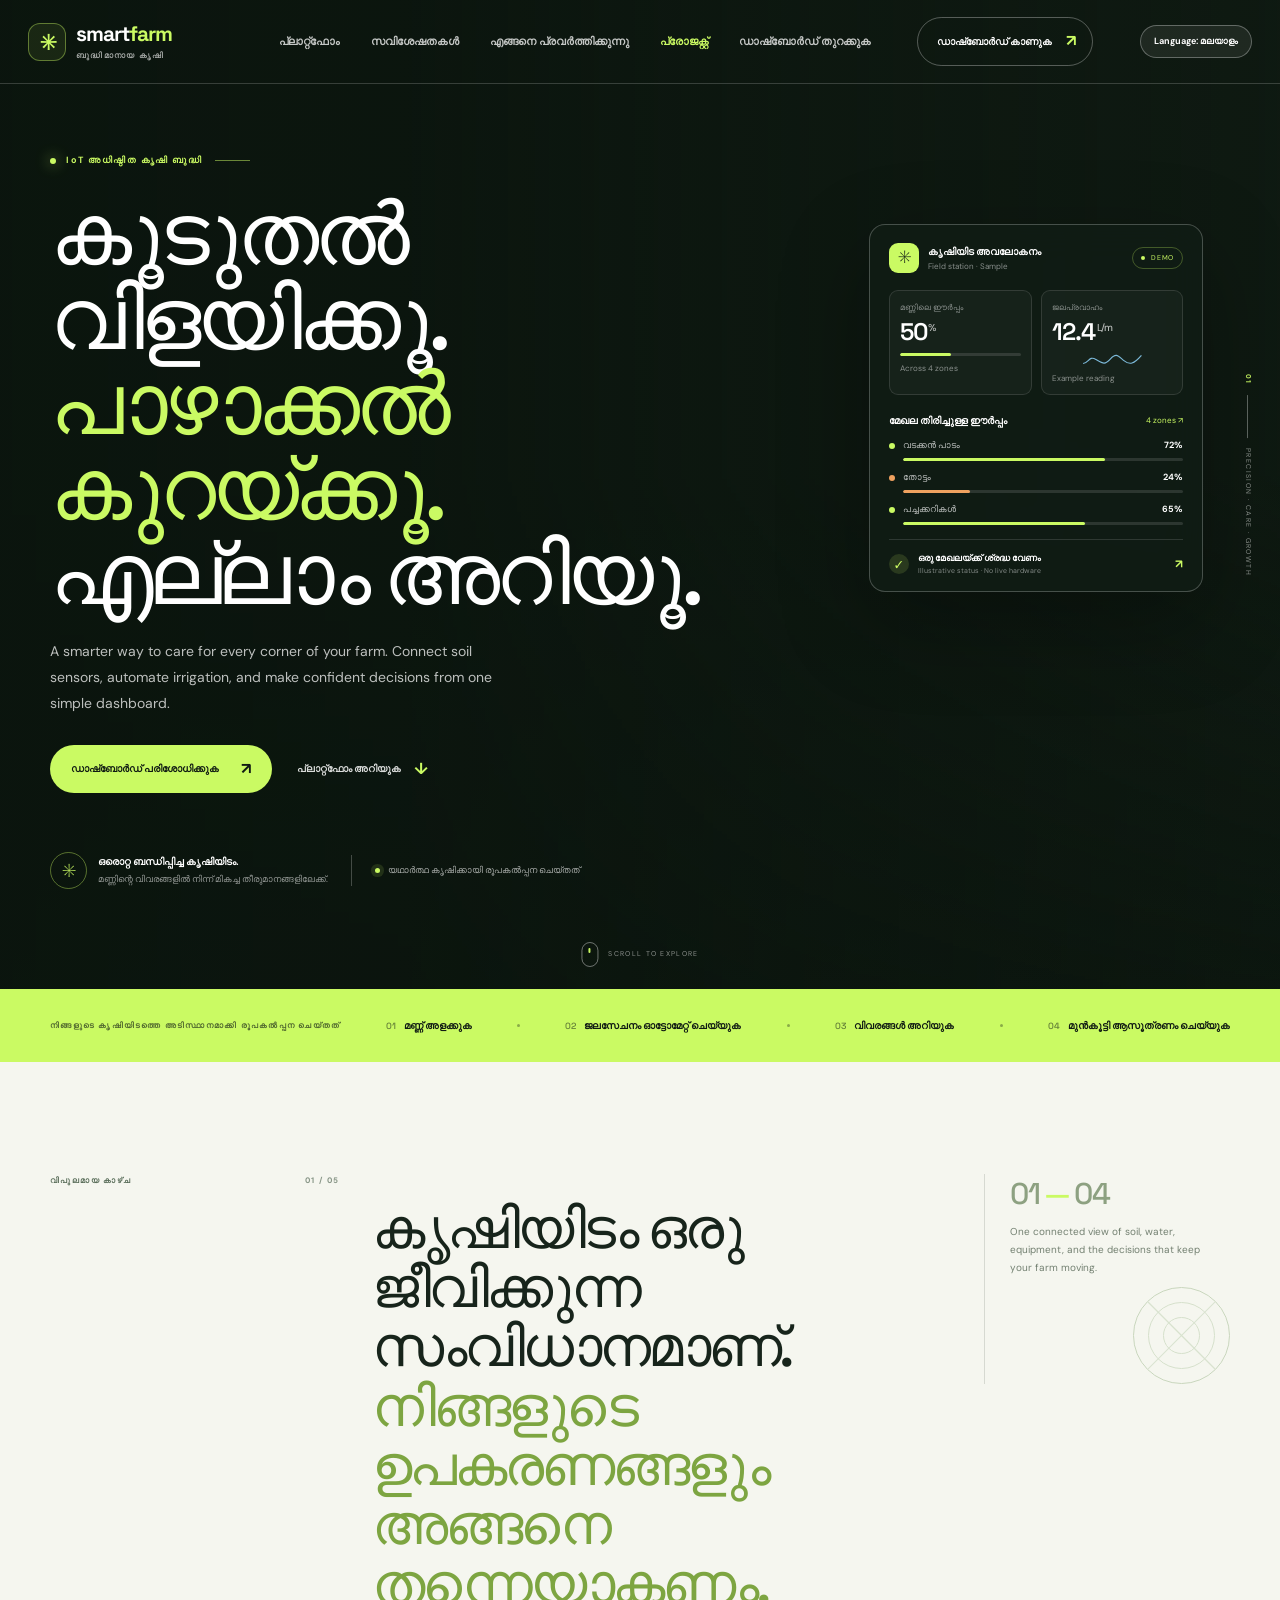
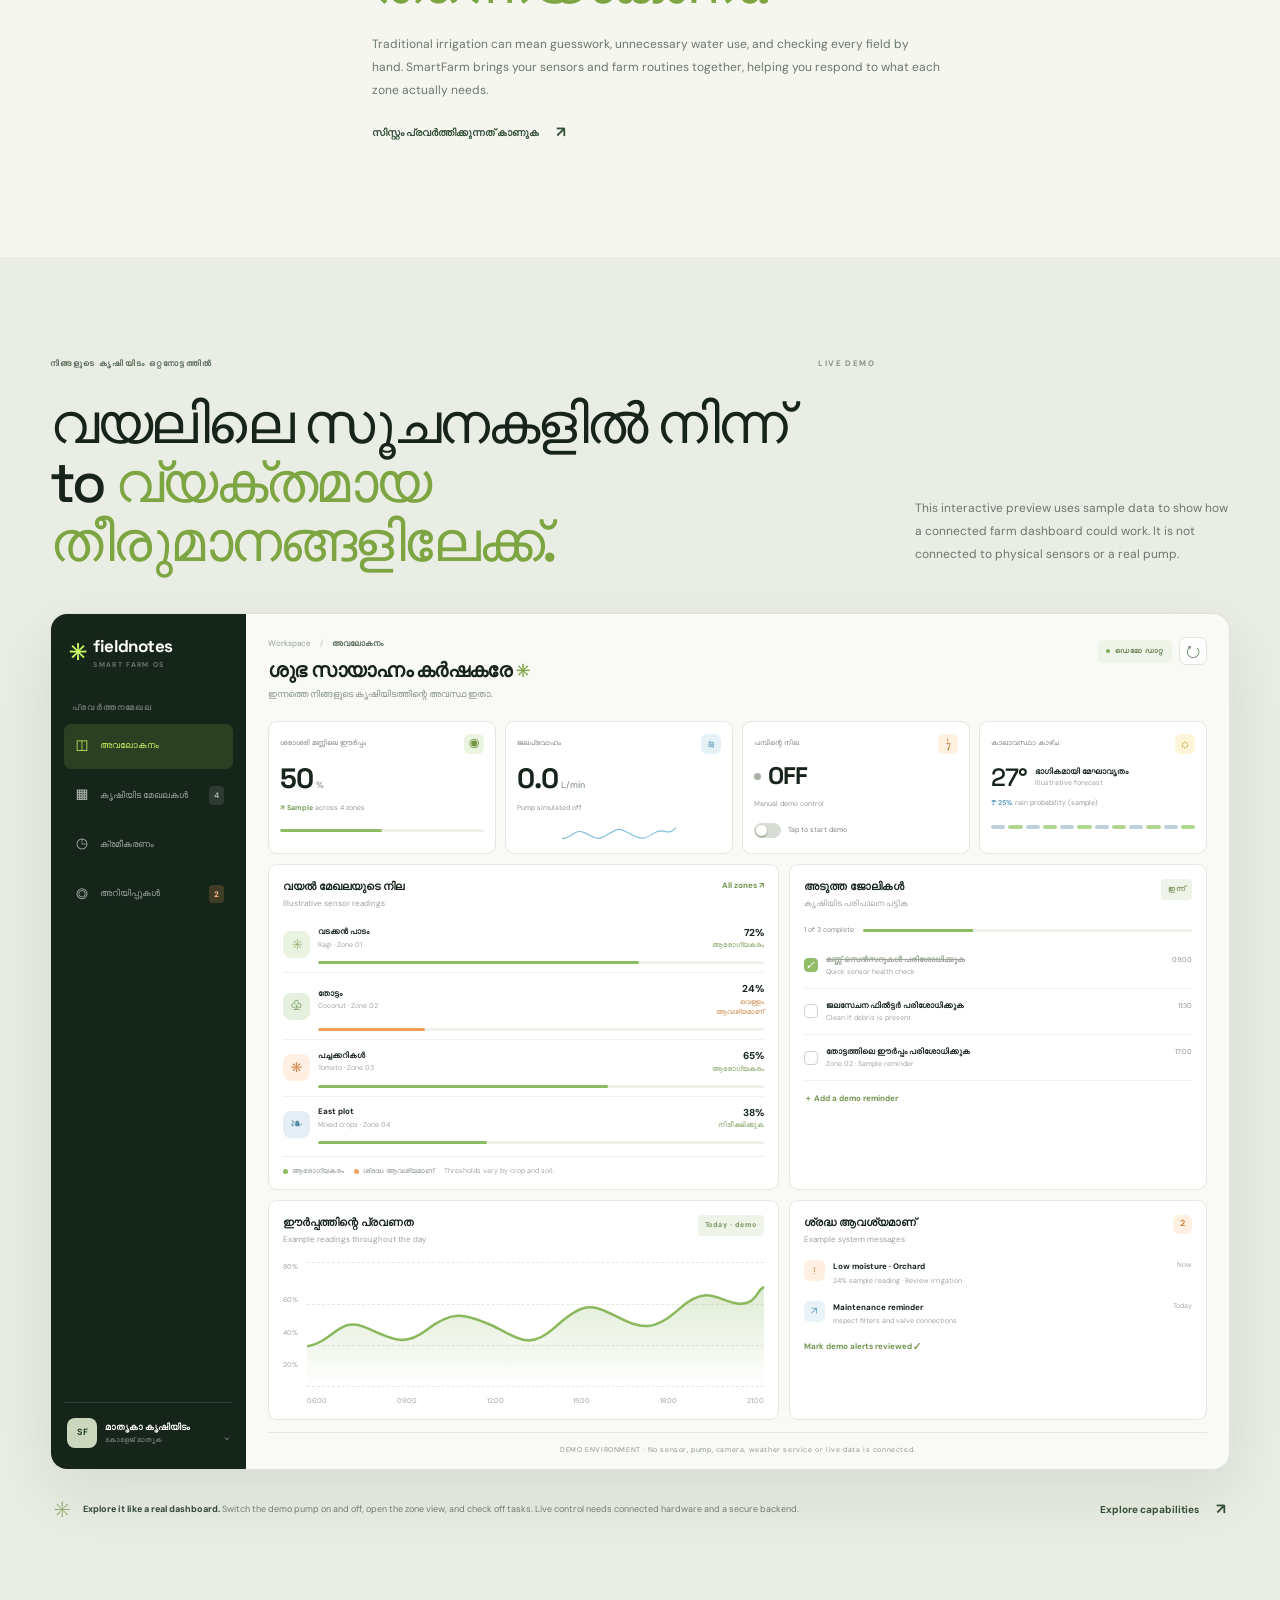
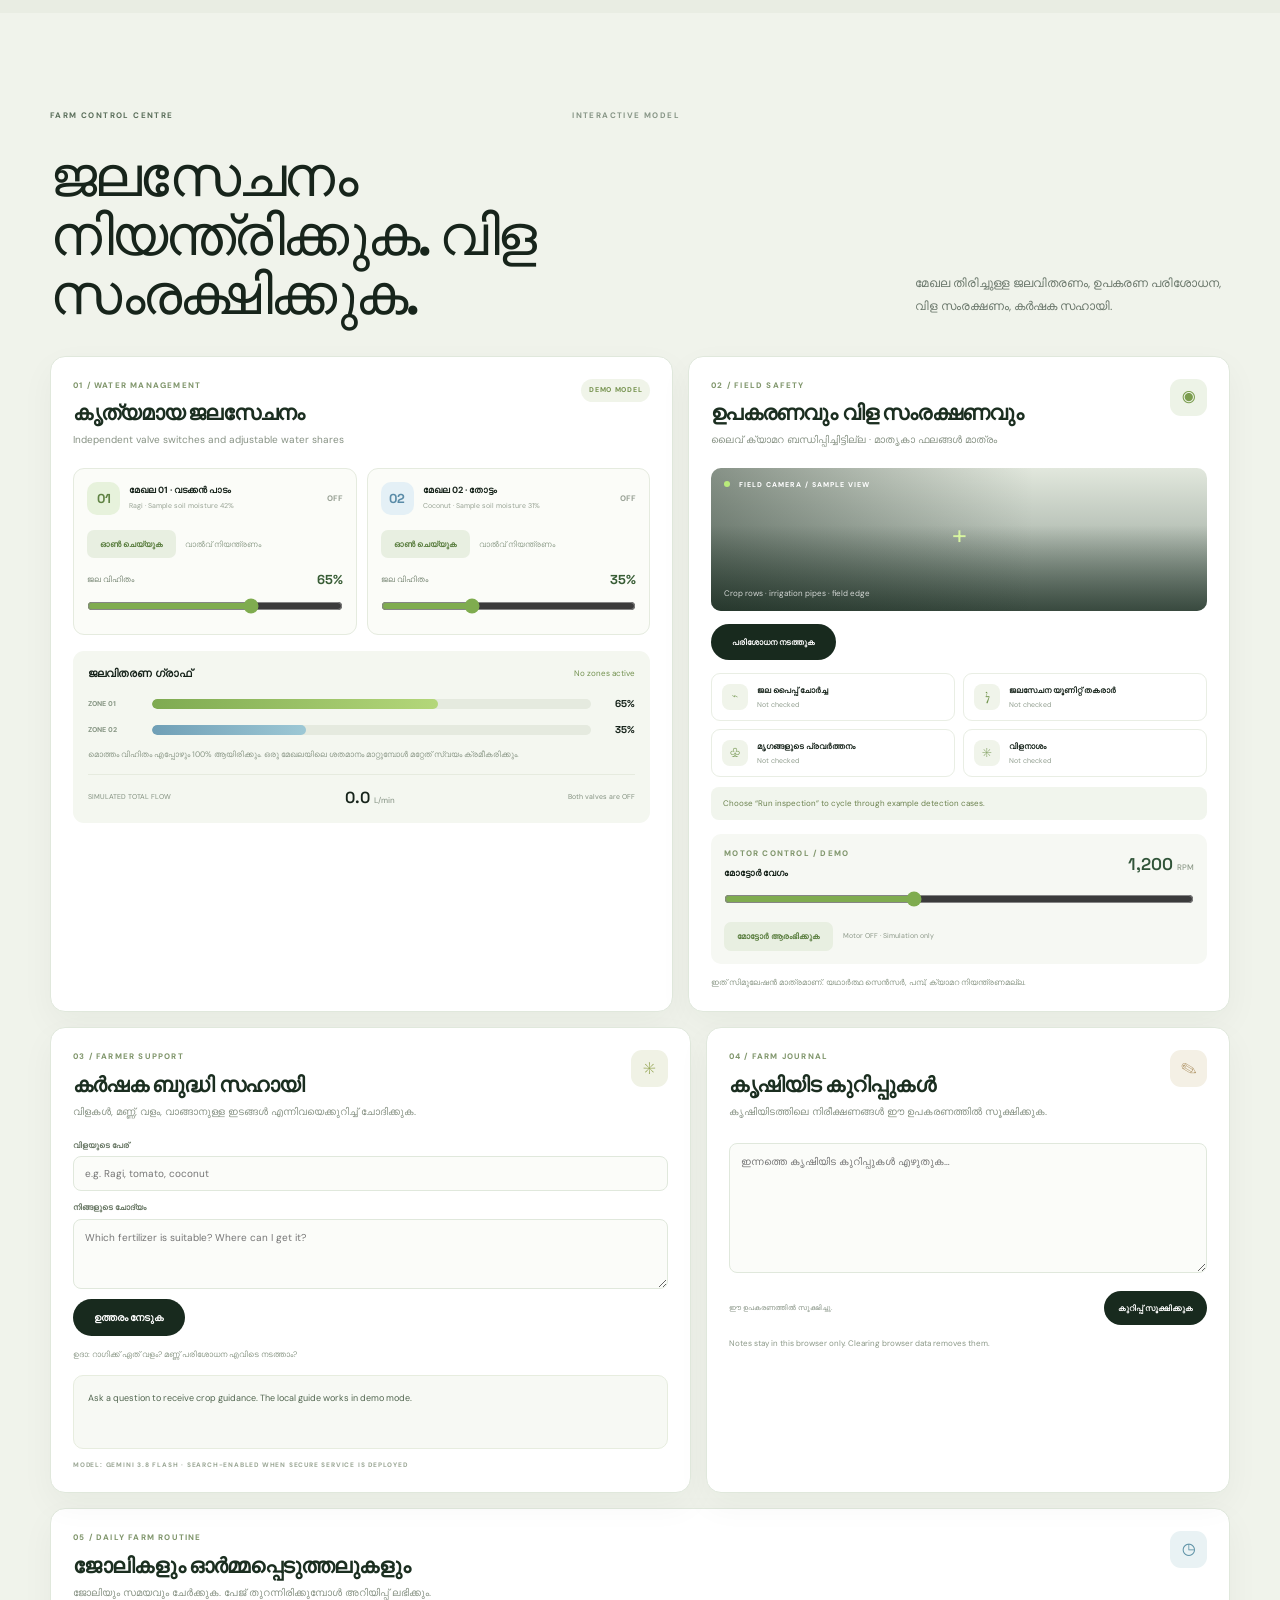
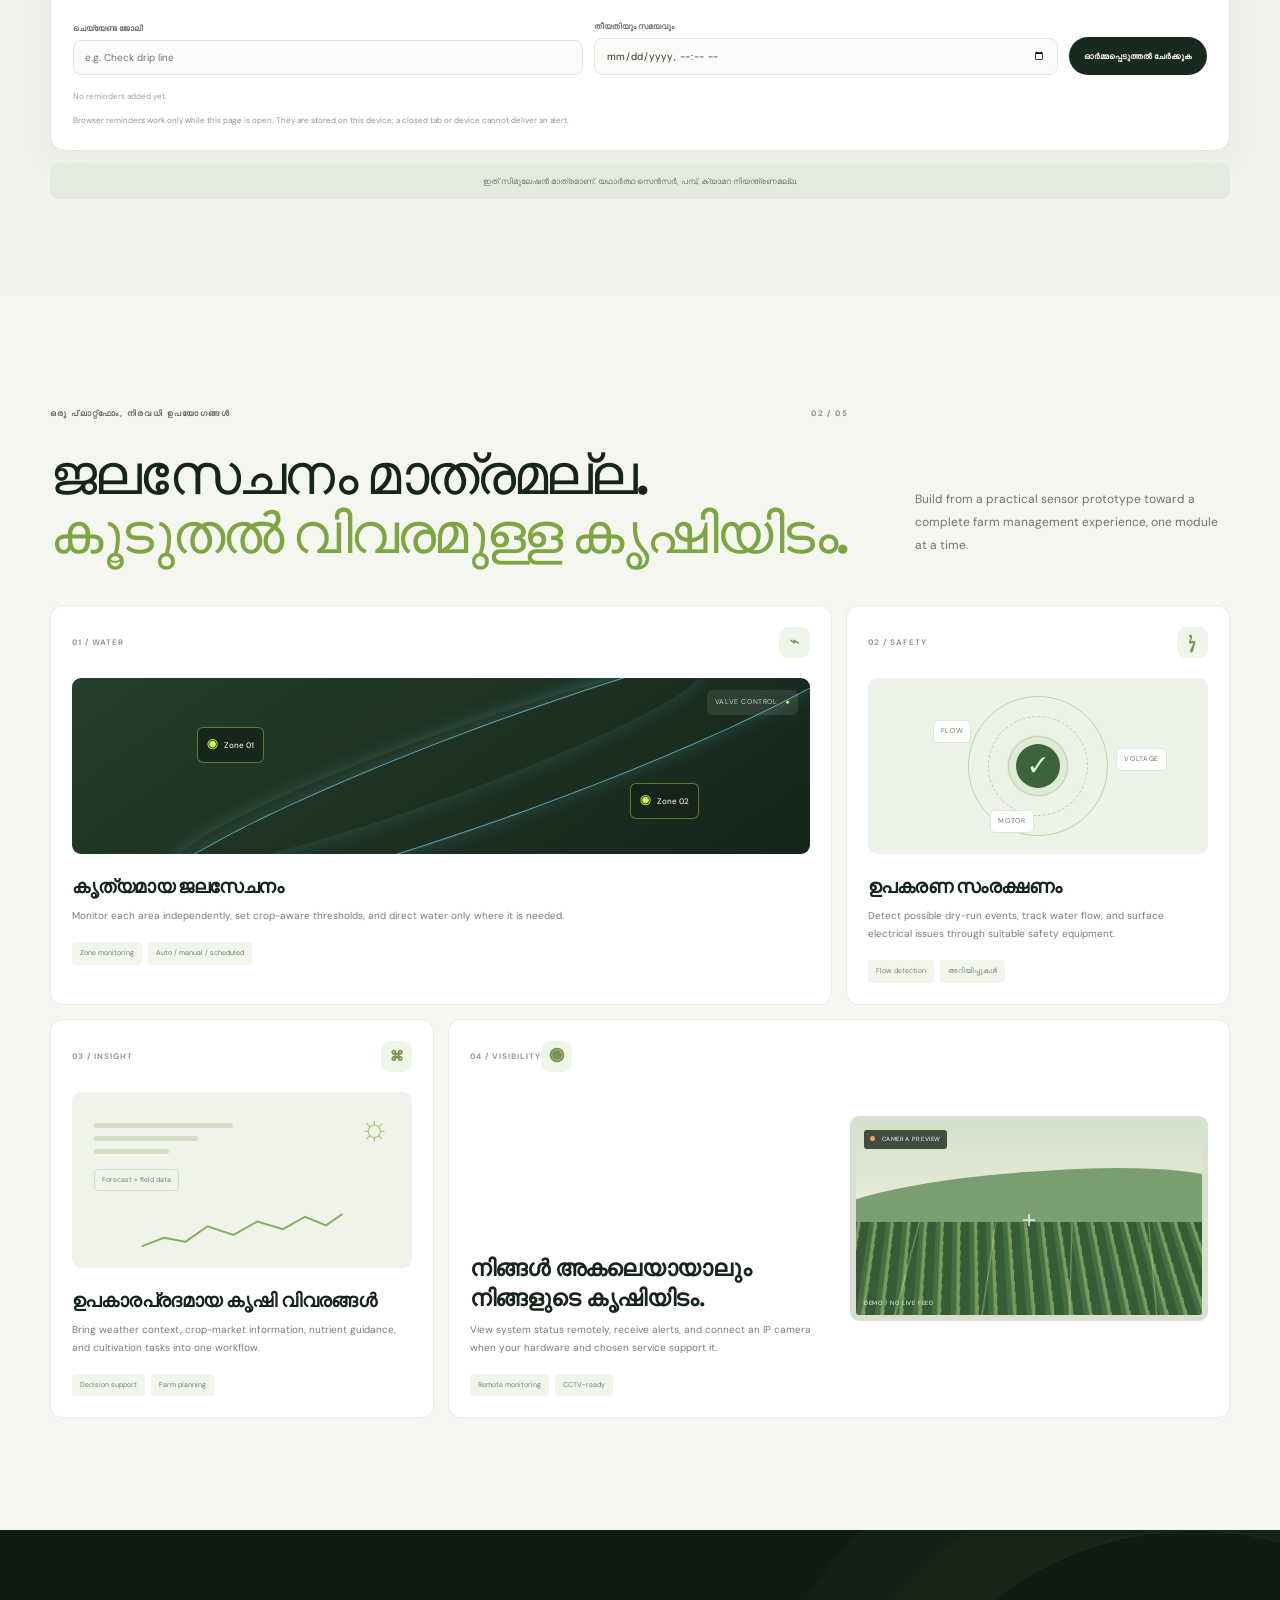
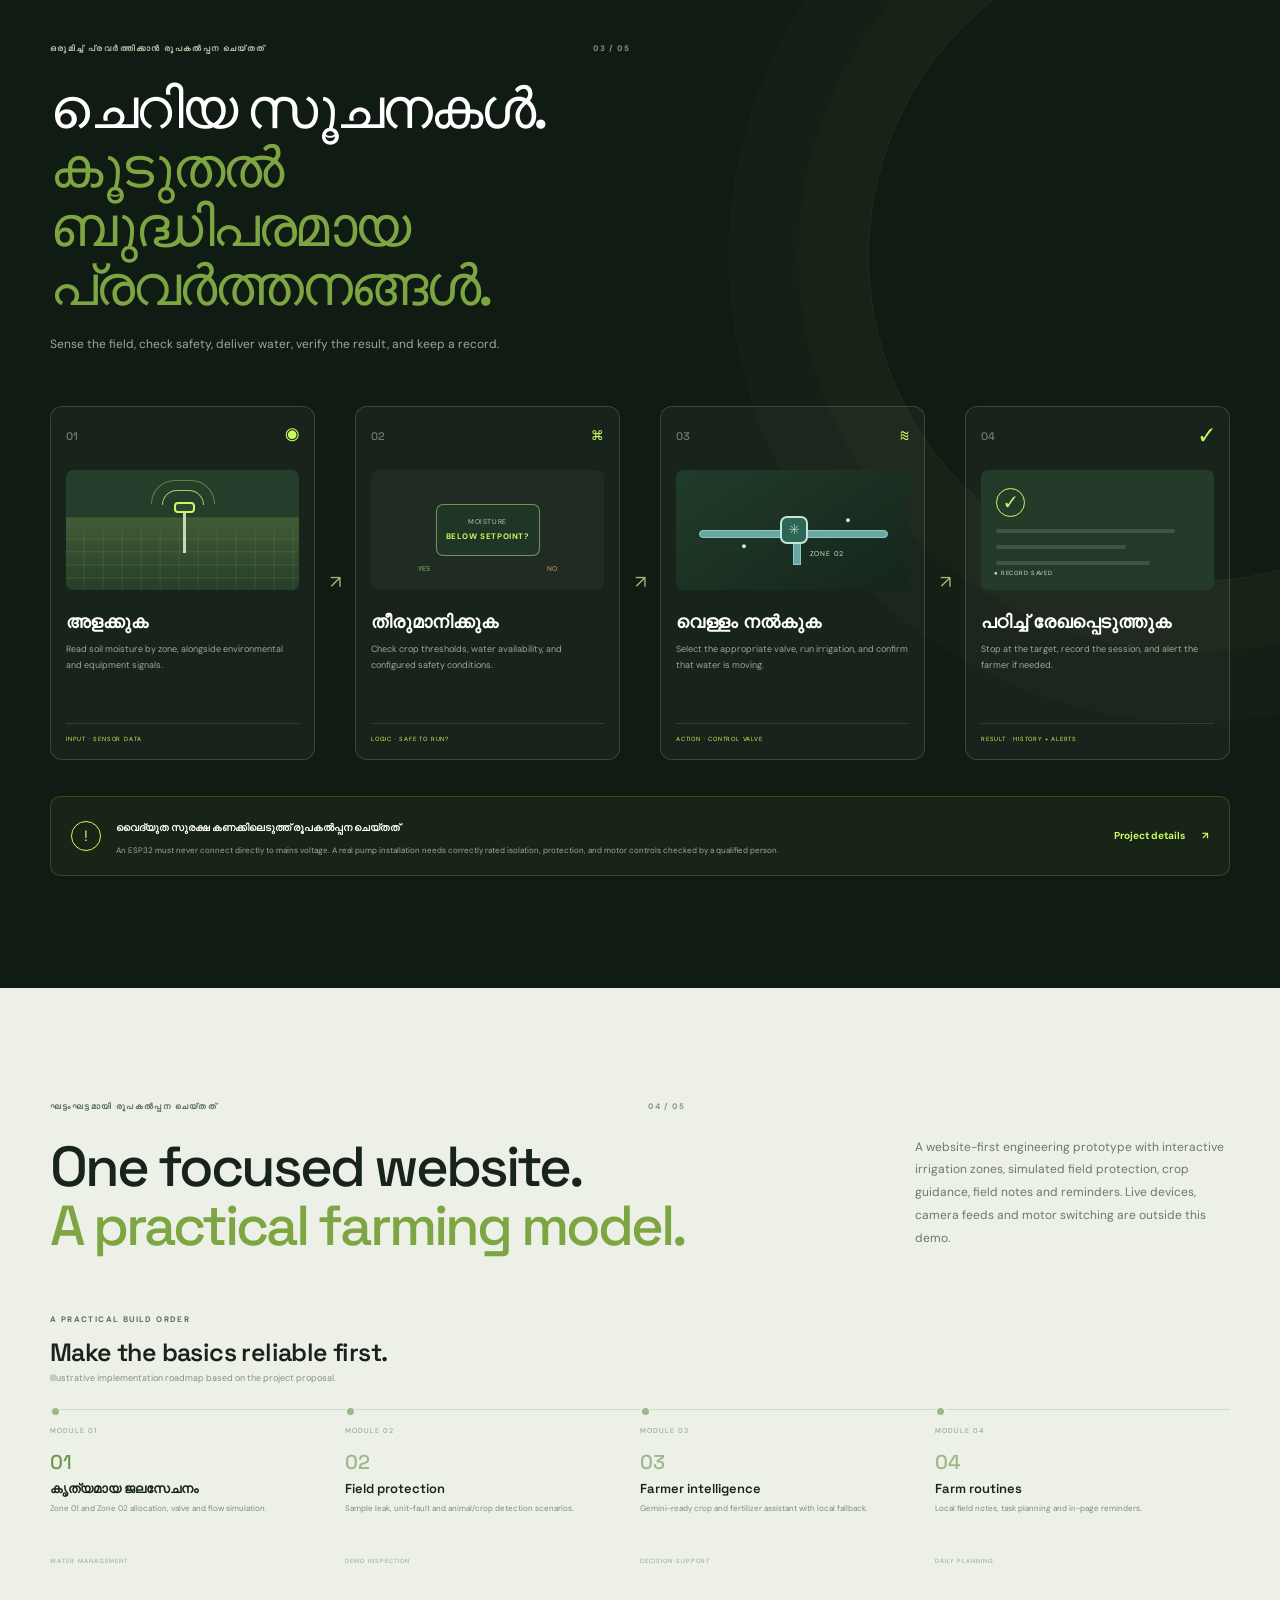
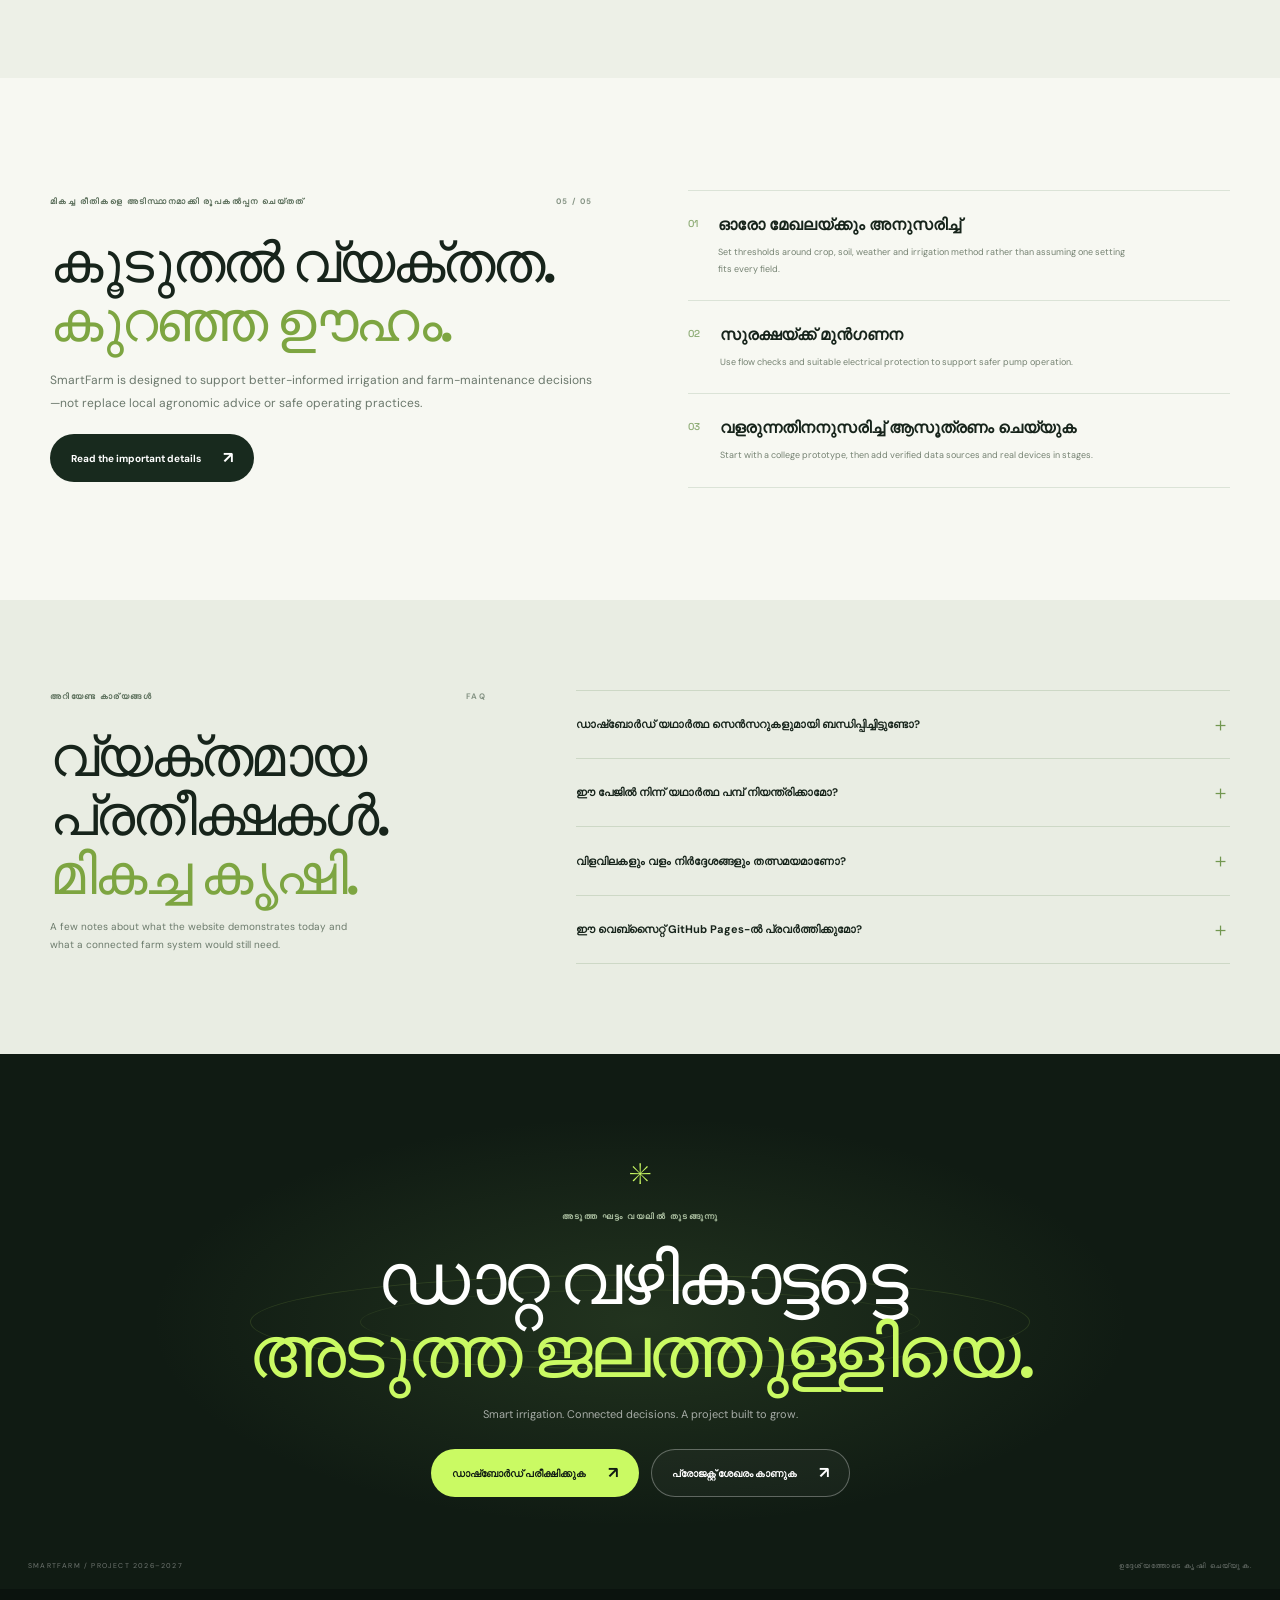
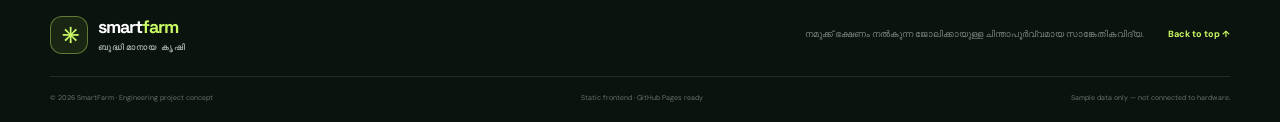
<file: ml.html>
<!doctype html>
<html lang="ml">
<head>
  <meta charset="utf-8">
  <meta name="viewport" content="width=device-width, initial-scale=1">
  <meta name="theme-color" content="#101b13">
  <meta name="description" content="SmartFarm connects IoT-based irrigation, farm-zone monitoring, equipment alerts, crop information and planning in one intelligent farm management platform.">
  <title>SmartFarm — മികച്ച കൃഷി</title>
  <link rel="preconnect" href="https://fonts.googleapis.com">
  <link rel="preconnect" href="https://fonts.gstatic.com" crossorigin>
  <link href="https://fonts.googleapis.com/css2?family=DM+Sans:wght@400;500;600;700&family=Space+Grotesk:wght@400;500;600;700&display=swap" rel="stylesheet">
  <link rel="stylesheet" href="style.css">
  <link rel="stylesheet" href="advanced.css">
  <script defer src="script.js"></script>
  <script defer src="static-locales.js"></script>
  <script defer src="advanced.js?v=20261124-gemini-translation"></script>
</head>
<body>
  <div class="progress"><span id="progressBar"></span></div>
  <header class="header" id="top">
    <a class="brand" href="#top" aria-label="SmartFarm home"><span class="brand-icon">✳</span><span>smart<span class="brand-lime">farm</span><small>INTELLIGENT AGRICULTURE</small></span></a>
    <nav class="nav" aria-label="Main navigation"><a href="#platform">Platform</a><a href="#features">Features</a><a href="#workflow">How it works</a><a href="#project">The project</a></nav>
    <a class="header-cta" href="#dashboard">Explore dashboard <b>↗</b></a>
    <button class="menu-toggle" id="menuToggle" aria-expanded="false" aria-label="Open menu"><span></span><span></span></button>
    <nav class="mobile-nav" id="mobileNav" aria-label="Mobile navigation"><a href="#platform">Platform</a><a href="#features">Features</a><a href="#workflow">How it works</a><a href="#project">The project</a><a href="#dashboard">Explore dashboard ↗</a></nav>
  </header>

  <main>
    <section class="hero">
      <div class="hero-photo" aria-hidden="true"></div><div class="hero-shade" aria-hidden="true"></div>
      <div class="container hero-inner">
        <div class="eyebrow appear"><i></i> IoT-POWERED FARM INTELLIGENCE <span></span></div>
        <h1 class="appear delay-1">Grow more.<br><em>Waste less.</em><br>Know everything.</h1>
        <p class="hero-copy appear delay-2">A smarter way to care for every corner of your farm. Connect soil sensors, automate irrigation, and make confident decisions from one simple dashboard.</p>
        <div class="hero-buttons appear delay-3"><a class="button button-lime" href="#dashboard">Explore the dashboard <b>↗</b></a><a class="quiet-link" href="#platform">Discover the platform <b>↓</b></a></div>
        <div class="hero-proof appear delay-3"><span class="proof-mark">✳</span><div><strong>One connected farm.</strong><small>From soil signals to smarter decisions.</small></div><i class="proof-divider"></i><span class="proof-note"><i></i> Built for real-world farming</span></div>
      </div>
      <aside class="hero-widget" aria-label="Illustrative farm readings">
        <div class="widget-head"><div class="widget-brand"><span>✳</span><div><b>Farm overview</b><small>Field station · Sample</small></div></div><span class="demo-tag"><i></i> DEMO</span></div>
        <div class="widget-stats"><div><small>Soil moisture</small><b><span id="heroMoisture">42</span><sup>%</sup></b><i class="tiny-meter"><u style="width:42%"></u></i><small>Across 4 zones</small></div><div><small>Water flow</small><b>12.4<sup> L/m</sup></b><svg class="tiny-chart" viewBox="0 0 100 24"><path d="M0 18 C10 17 10 4 22 11 S37 21 47 10 S60 5 70 13 S87 19 100 4"/></svg><small>Example reading</small></div></div>
        <div class="widget-section-title"><b>Moisture by zone</b><span>4 zones ↗</span></div>
        <div class="widget-zone"><i class="dot green"></i><span>North field</span><b>72%</b><div><u style="width:72%"></u></div></div>
        <div class="widget-zone"><i class="dot orange"></i><span>Orchard</span><b>24%</b><div><u style="width:24%"></u></div></div>
        <div class="widget-zone"><i class="dot green"></i><span>Vegetables</span><b>65%</b><div><u style="width:65%"></u></div></div>
        <div class="widget-note"><span>✓</span><div><b>One zone needs attention</b><small>Illustrative status · No live hardware</small></div><strong>↗</strong></div>
      </aside>
      <div class="hero-side-label"><span>01</span><i></i><span>PRECISION · CARE · GROWTH</span></div>
      <a class="scroll-cue" href="#platform"><i></i> SCROLL TO EXPLORE</a>
    </section>

    <div class="promise-strip"><div class="container promise-inner"><span>BUILT AROUND YOUR FARM</span><div><b>01</b> Sense the soil</div><i></i><div><b>02</b> Automate water</div><i></i><div><b>03</b> Stay informed</div><i></i><div><b>04</b> Plan ahead</div></div></div>

    <section class="section intro" id="platform"><div class="container intro-grid">
      <div class="kicker reveal"><span>THE BIGGER PICTURE</span><b>01 / 05</b></div>
      <div class="intro-copy reveal"><h2>A farm is a living system.<br><em>Your tools should be, too.</em></h2><p>Traditional irrigation can mean guesswork, unnecessary water use, and checking every field by hand. SmartFarm brings your sensors and farm routines together, helping you respond to what each zone actually needs.</p><a class="arrow-link" href="#workflow">See the system in action <b>↗</b></a></div>
      <aside class="intro-aside reveal"><b>01<span>—</span>04</b><p>One connected view of soil, water, equipment, and the decisions that keep your farm moving.</p><div class="rings" aria-hidden="true"><i></i><i></i><i></i></div></aside>
    </div></section>

    <section class="section dashboard-section" id="dashboard"><div class="container">
      <div class="section-head reveal"><div><div class="kicker"><span>YOUR FARM, AT A GLANCE</span><b>LIVE DEMO</b></div><h2>From field signals<br>to <em>clear decisions.</em></h2></div><p>This interactive preview uses sample data to show how a connected farm dashboard could work. It is not connected to physical sensors or a real pump.</p></div>
      <div class="dashboard reveal">
        <aside class="dash-side"><a class="dash-logo" href="#dashboard"><span>✳</span><div>fieldnotes<small>SMART FARM OS</small></div></a><div class="side-label">WORKSPACE</div>
          <button class="side-link active" data-view="overview"><span>◫</span> Overview</button><button class="side-link" data-view="zones"><span>▦</span> Farm zones <b>4</b></button><button class="side-link" data-view="schedule"><span>◷</span> Schedule</button><button class="side-link" data-view="alerts"><span>◎</span> Alerts <b class="alert-count">2</b></button>
          <div class="side-profile"><span>SF</span><div><b>Sample farm</b><small>College prototype</small></div><i>⌄</i></div>
        </aside>
        <div class="dash-main">
          <div class="dash-header"><div><div class="crumb">Workspace <span>/</span> <b id="viewTitle">Overview</b></div><h3>Good evening, farmer <span>✳</span></h3><p>Here’s a look at your farm today.</p></div><div class="dash-tools"><span class="sample-label"><i></i> DEMO DATA</span><button id="refreshDemo" aria-label="Refresh sample readings" title="Refresh sample readings">↻</button></div></div>
          <div class="metric-grid">
            <article class="metric"><div class="metric-label">Average soil moisture <span>◉</span></div><strong class="metric-number"><b id="averageMoisture">42</b><small>%</small></strong><p><b class="positive">↗ Sample</b> across 4 zones</p><div class="meter"><i id="averageMeter" style="width:42%"></i></div></article>
            <article class="metric"><div class="metric-label">Water flow <span class="blue-icon">≋</span></div><strong class="metric-number"><b id="flowValue">0.0</b><small> L/min</small></strong><p id="flowNote">Pump simulated off</p><svg class="metric-spark" viewBox="0 0 200 28"><path d="M0 22 C20 22 20 3 40 12 S60 27 80 15 S100 3 120 14 S145 23 162 12 S185 20 200 3"/></svg></article>
            <article class="metric"><div class="metric-label">Pump status <span class="orange-icon">ϟ</span></div><strong class="metric-number pump-number"><i id="pumpDot"></i><b id="pumpStatus">OFF</b></strong><p id="pumpNote">Manual demo control</p><div class="switch-row"><button id="pumpSwitch" class="switch" role="switch" aria-checked="false" aria-label="Toggle simulated pump"><i></i></button><span id="switchLabel">Tap to start demo</span></div></article>
            <article class="metric"><div class="metric-label">Weather snapshot <span class="sun-icon">☼</span></div><div class="weather"><strong>27°</strong><span><b>Partly cloudy</b><small>Illustrative forecast</small></span></div><p><b class="rain">☂ 25%</b> rain probability (sample)</p><div class="weather-bars"><i></i><i></i><i></i><i></i><i></i><i></i><i></i><i></i><i></i><i></i><i></i><i></i></div></article>
          </div>
          <div class="dash-panels">
            <article class="panel zones-panel"><div class="panel-head"><div><h4>Field zone status</h4><p>Illustrative sensor readings</p></div><button class="plain-link" data-open-zones>All zones ↗</button></div><div class="zone-list" id="zoneList">
              <div class="zone-row" data-zone="0"><span class="crop-icon leaf">✳</span><div class="zone-name"><b>North field</b><small>Ragi · Zone 01</small></div><div class="zone-value"><b>72%</b><small>Healthy</small></div><div class="zone-meter"><i style="width:72%"></i></div></div>
              <div class="zone-row needs-water" data-zone="1"><span class="crop-icon tree">♧</span><div class="zone-name"><b>Orchard</b><small>Coconut · Zone 02</small></div><div class="zone-value"><b>24%</b><small>Needs water</small></div><div class="zone-meter"><i style="width:24%"></i></div></div>
              <div class="zone-row" data-zone="2"><span class="crop-icon tomato">❋</span><div class="zone-name"><b>Vegetables</b><small>Tomato · Zone 03</small></div><div class="zone-value"><b>65%</b><small>Healthy</small></div><div class="zone-meter"><i style="width:65%"></i></div></div>
              <div class="zone-row" data-zone="3"><span class="crop-icon seed">❧</span><div class="zone-name"><b>East plot</b><small>Mixed crops · Zone 04</small></div><div class="zone-value"><b>38%</b><small>Monitor</small></div><div class="zone-meter"><i style="width:38%"></i></div></div>
            </div><div class="zone-key"><span><i class="green-key"></i> Healthy</span><span><i class="orange-key"></i> Needs attention</span><small>Thresholds vary by crop and soil.</small></div></article>
            <article class="panel tasks-panel"><div class="panel-head"><div><h4>Up next</h4><p>Farm care checklist</p></div><span class="today-tag">TODAY</span></div><div class="task-progress"><span id="taskCount">1 of 3 complete</span><div><i id="taskBar" style="width:33%"></i></div></div>
              <label class="task-row"><input type="checkbox" class="task-check" checked><i></i><span><b>Check soil sensors</b><small>Quick sensor health check</small></span><time>09:00</time></label>
              <label class="task-row"><input type="checkbox" class="task-check"><i></i><span><b>Inspect irrigation filter</b><small>Clean if debris is present</small></span><time>11:30</time></label>
              <label class="task-row"><input type="checkbox" class="task-check"><i></i><span><b>Review orchard moisture</b><small>Zone 02 · Sample reminder</small></span><time>17:00</time></label>
              <button id="addTask" class="add-task">＋ Add a demo reminder</button>
            </article>
          </div>
          <div class="dash-panels bottom-panels">
            <article class="panel trend-panel"><div class="panel-head"><div><h4>Moisture trend</h4><p>Example readings throughout the day</p></div><span class="today-tag">Today · demo</span></div><div class="chart"><div class="chart-y"><span>80%</span><span>60%</span><span>40%</span><span>20%</span></div><div class="chart-main"><div class="chart-grid"><i></i><i></i><i></i><i></i></div><svg viewBox="0 0 600 160" preserveAspectRatio="none" aria-label="Example moisture trend"><defs><linearGradient id="areaFill" x1="0" x2="0" y1="0" y2="1"><stop offset="0" stop-color="#8cba62" stop-opacity=".28"/><stop offset="1" stop-color="#8cba62" stop-opacity="0"/></linearGradient></defs><path class="chart-area" d="M0 108 C35 102 42 70 75 83 S125 111 157 87 S205 65 240 80 S290 115 325 84 S371 52 405 69 S455 90 490 59 S540 50 565 53 S590 36 600 32 L600 160 L0 160Z"/><path class="chart-stroke" d="M0 108 C35 102 42 70 75 83 S125 111 157 87 S205 65 240 80 S290 115 325 84 S371 52 405 69 S455 90 490 59 S540 50 565 53 S590 36 600 32"/></svg><div class="chart-x"><span>06:00</span><span>09:00</span><span>12:00</span><span>15:00</span><span>18:00</span><span>21:00</span></div></div></div></article>
            <article class="panel alerts-panel"><div class="panel-head"><div><h4>Attention needed</h4><p>Example system messages</p></div><span class="alert-number" id="alertNumber">2</span></div><div class="alert-row"><i class="alert-icon">!</i><div><b>Low moisture · Orchard</b><small>24% sample reading · Review irrigation</small></div><time>Now</time></div><div class="alert-row"><i class="alert-icon blue-alert">↗</i><div><b>Maintenance reminder</b><small>Inspect filters and valve connections</small></div><time>Today</time></div><button class="plain-link" id="clearAlerts">Mark demo alerts reviewed ✓</button></article>
          </div>
          <div class="dash-disclaimer">DEMO ENVIRONMENT · No sensor, pump, camera, weather service or live data is connected.</div>
        </div>
      </div>
      <div class="demo-note reveal"><span>✳</span><p><b>Explore it like a real dashboard.</b> Switch the demo pump on and off, open the zone view, and check off tasks. Live control needs connected hardware and a secure backend.</p><a class="arrow-link" href="#features">Explore capabilities <b>↗</b></a></div>
    </div></section>

    <section class="section feature-section" id="features"><div class="container">
      <div class="section-head reveal"><div><div class="kicker"><span>ONE PLATFORM, MANY USES</span><b>02 / 05</b></div><h2>Not just irrigation.<br><em>A better-informed farm.</em></h2></div><p>Build from a practical sensor prototype toward a complete farm management experience, one module at a time.</p></div>
      <div class="feature-grid">
        <article class="feature-card feature-wide reveal"><div class="feature-card-top"><span>01 / WATER</span><b>⌁</b></div><div class="field-art" aria-hidden="true"><div class="field-grooves"></div><div class="water-orbit orbit-a"></div><div class="water-orbit orbit-b"></div><span class="sensor-pin pin-a">◉ <small>Zone 01</small></span><span class="sensor-pin pin-b">◉ <small>Zone 02</small></span><span class="valve-chip">VALVE CONTROL <i>●</i></span></div><h3>Precision irrigation</h3><p>Monitor each area independently, set crop-aware thresholds, and direct water only where it is needed.</p><div class="tags"><span>Zone monitoring</span><span>Auto / manual / scheduled</span></div></article>
        <article class="feature-card reveal"><div class="feature-card-top"><span>02 / SAFETY</span><b>ϟ</b></div><div class="safety-art" aria-hidden="true"><i></i><i></i><i></i><span>✓</span><small class="safety-a">FLOW</small><small class="safety-b">VOLTAGE</small><small class="safety-c">MOTOR</small></div><h3>Equipment protection</h3><p>Detect possible dry-run events, track water flow, and surface electrical issues through suitable safety equipment.</p><div class="tags"><span>Flow detection</span><span>Alerts</span></div></article>
        <article class="feature-card reveal"><div class="feature-card-top"><span>03 / INSIGHT</span><b>⌘</b></div><div class="insight-art" aria-hidden="true"><span>☼</span><div><i></i><i></i><i></i></div><small>Forecast + field data</small><svg viewBox="0 0 210 45"><path d="M0 36 L23 27 L46 31 L69 15 L96 24 L121 10 L148 18 L171 5 L193 14 L210 2"/></svg></div><h3>Useful farm intelligence</h3><p>Bring weather context, crop-market information, nutrient guidance, and cultivation tasks into one workflow.</p><div class="tags"><span>Decision support</span><span>Farm planning</span></div></article>
        <article class="feature-card camera-card reveal"><div class="camera-copy"><div class="feature-card-top"><span>04 / VISIBILITY</span><b>◉</b></div><h3>Your farm, even when you’re away.</h3><p>View system status remotely, receive alerts, and connect an IP camera when your hardware and chosen service support it.</p><div class="tags"><span>Remote monitoring</span><span>CCTV-ready</span></div></div><div class="camera-art" aria-label="Illustrative farm camera preview"><div class="sky"></div><div class="hills"></div><div class="camera-fields"><i></i><i></i><i></i><i></i></div><span class="camera-label"><i></i> CAMERA PREVIEW</span><span class="camera-cross">＋</span><small>DEMO / NO LIVE FEED</small></div></article>
      </div>
    </div></section>

    <section class="section workflow-section" id="workflow"><div class="container">
      <div class="workflow-intro reveal"><div class="kicker"><span>MADE TO WORK TOGETHER</span><b>03 / 05</b></div><h2>Small signals.<br><em>Smarter actions.</em></h2><p>Sense the field, check safety, deliver water, verify the result, and keep a record.</p></div>
      <div class="steps">
        <article class="step-card reveal"><div class="step-top"><span>01</span><b>◉</b></div><div class="step-art step-sensor"><div class="soil"></div><i class="sensor-stem"></i><i class="sensor-head"></i><i class="sensor-wave one"></i><i class="sensor-wave two"></i></div><h3>Sense</h3><p>Read soil moisture by zone, alongside environmental and equipment signals.</p><small>INPUT · SENSOR DATA</small></article><span class="step-arrow">↗</span>
        <article class="step-card reveal"><div class="step-top"><span>02</span><b>⌘</b></div><div class="step-art step-decide"><div class="decision">MOISTURE<br><strong>BELOW SETPOINT?</strong></div><span class="yes">YES</span><span class="no">NO</span></div><h3>Decide</h3><p>Check crop thresholds, water availability, and configured safety conditions.</p><small>LOGIC · SAFE TO RUN?</small></article><span class="step-arrow">↗</span>
        <article class="step-card reveal"><div class="step-top"><span>03</span><b>≋</b></div><div class="step-art step-water"><i class="pipe-h"></i><i class="pipe-v"></i><span class="pipe-valve">✳</span><span class="water-drop drop-one">●</span><span class="water-drop drop-two">●</span><small>ZONE 02</small></div><h3>Deliver</h3><p>Select the appropriate valve, run irrigation, and confirm that water is moving.</p><small>ACTION · CONTROL VALVE</small></article><span class="step-arrow">↗</span>
        <article class="step-card reveal"><div class="step-top"><span>04</span><b>✓</b></div><div class="step-art step-record"><span class="record-check">✓</span><i class="record-line line-1"></i><i class="record-line line-2"></i><i class="record-line line-3"></i><small>● RECORD SAVED</small></div><h3>Learn & log</h3><p>Stop at the target, record the session, and alert the farmer if needed.</p><small>RESULT · HISTORY + ALERTS</small></article>
      </div>
      <div class="safety-callout reveal"><span>!</span><div><b>Designed with electrical safety in mind</b><p>An ESP32 must never connect directly to mains voltage. A real pump installation needs correctly rated isolation, protection, and motor controls checked by a qualified person.</p></div><a class="arrow-link" href="#project">Project details <b>↗</b></a></div>
    </div></section>

    <section class="section project-section" id="project"><div class="container">
      <div class="section-head reveal"><div><div class="kicker"><span>ENGINEERED IN PHASES</span><b>04 / 05</b></div><h2>Start with a prototype.<br><em>Design for what’s next.</em></h2></div><p>The college project can begin with a small, safe demonstration and expand as hardware, data sources, and application services become available.</p></div>
      <div class="architecture reveal"><div class="architecture-head"><div><small>SYSTEM ARCHITECTURE</small><h3>Every layer has a role.</h3></div><span><i></i> CONCEPT VIEW</span></div><div class="architecture-flow"><div class="arch-node"><b>⌂</b><strong>Farmer</strong><small>Mobile / Web</small></div><span class="connector"><small>HTTPS / API</small><i></i></span><div class="arch-node cloud"><b>◌</b><strong>Application</strong><small>Logic · Data · Alerts</small></div><span class="connector"><small>Wi-Fi / MQTT</small><i></i></span><div class="arch-node controller"><b>ϟ</b><strong>ESP32</strong><small>Sensor decisions</small></div><span class="connector"><small>GPIO / drivers</small><i></i></span><div class="arch-node field"><b>⌁</b><strong>Farm devices</strong><small>Sensors · Valves · Pump</small></div></div><div class="arch-legend"><span><i></i> Hardware layer</span><span><i></i> Application layer</span><span><i></i> Communication</span></div></div>
      <div class="stack-grid"><article class="stack-card reveal"><span>01</span><b>ϟ</b><h3>IoT hardware</h3><p>ESP32, capacitive soil sensors, temperature/humidity, water-flow, water-level and suitable isolated voltage monitoring.</p><small>PHYSICAL LAYER</small></article><article class="stack-card reveal"><span>02</span><b>⌘</b><h3>Web + mobile</h3><p>A responsive website for this demo, with a future dashboard or Flutter app for connected controls and notifications.</p><small>USER EXPERIENCE</small></article><article class="stack-card reveal"><span>03</span><b>◌</b><h3>Backend + storage</h3><p>Future integration can use Firebase or a Node/Python API and a database for sensor data, irrigation history, users and alerts.</p><small>INTEGRATION LAYER</small></article></div>
      <div class="roadmap reveal"><div class="roadmap-head"><div class="kicker"><span>A PRACTICAL BUILD ORDER</span></div><h3>Make the basics reliable first.</h3><p>Illustrative implementation roadmap based on the project proposal.</p></div><div class="roadmap-grid"><article><small>PHASE 01</small><b>✓</b><h4>Sense & display</h4><p>ESP32, sensor input, sample dashboard.</p><label>FOUNDATION</label></article><article><small>PHASE 02</small><b>02</b><h4>Automate zones</h4><p>Multiple sensors, safe motor control, and valves.</p><label>IRRIGATION</label></article><article><small>PHASE 03</small><b>03</b><h4>Add protection</h4><p>Flow, current, voltage protection and alerts.</p><label>SAFETY</label></article><article><small>PHASE 04</small><b>04</b><h4>Connect farm data</h4><p>Weather, crop info, scheduling and CCTV service.</p><label>EXPANSION</label></article></div></div>
    </div></section>

    <section class="section principles"><div class="container principles-grid"><div class="principles-copy reveal"><div class="kicker"><span>BUILT AROUND BETTER PRACTICE</span><b>05 / 05</b></div><h2>More visibility.<br><em>Less guesswork.</em></h2><p>SmartFarm is designed to support better-informed irrigation and farm-maintenance decisions—not replace local agronomic advice or safe operating practices.</p><a class="button button-dark" href="#faq">Read the important details <b>↗</b></a></div><div class="principle-list reveal"><article><span>01</span><div><b>Zone by zone</b><p>Set thresholds around crop, soil, weather and irrigation method rather than assuming one setting fits every field.</p></div></article><article><span>02</span><div><b>Safety first</b><p>Use flow checks and suitable electrical protection to support safer pump operation.</p></div></article><article><span>03</span><div><b>Plan as you grow</b><p>Start with a college prototype, then add verified data sources and real devices in stages.</p></div></article></div></div></section>

    <section class="section faq-section" id="faq"><div class="container faq-grid"><div class="reveal"><div class="kicker"><span>GOOD TO KNOW</span><b>FAQ</b></div><h2>Clear expectations.<br><em>Better farming.</em></h2><p>A few notes about what the website demonstrates today and what a connected farm system would still need.</p></div><div class="faq-list reveal">
      <details><summary>Is the dashboard connected to real sensors?<span>＋</span></summary><p>No. This is an interactive frontend prototype with illustrative values. Live readings require installed hardware, a data connection, and a backend or IoT service.</p></details>
      <details><summary>Can I control a real pump from this page?<span>＋</span></summary><p>No. The pump switch is a visual simulation only. Secure authentication, backend commands, hardware interlocks, and professionally checked electrical protection are required before live control.</p></details>
      <details><summary>Are crop prices and fertilizer advice live?<span>＋</span></summary><p>No live agricultural-market feed or agronomy service is configured. Current prices need a reliable licensed source. Recommendations should account for crop, soil, growth stage, region and local agricultural guidance.</p></details>
      <details><summary>Can this website run on GitHub Pages?<span>＋</span></summary><p>Yes. The frontend uses static HTML, CSS and JavaScript. GitHub Actions can publish it without a separate application server.</p></details>
    </div></div></section>

    <section class="final-cta"><div class="cta-orbit orbit-a"></div><div class="cta-orbit orbit-b"></div><div class="container cta-content reveal"><span class="cta-mark">✳</span><small>THE NEXT STEP STARTS IN THE FIELD</small><h2>Let the data guide<br><em>the next drop.</em></h2><p>Smart irrigation. Connected decisions. A project built to grow.</p><div class="cta-buttons"><a class="button button-lime" href="#dashboard">Try the dashboard <b>↗</b></a><a class="button button-outline" href="https://github.com/shreyas2006R/smart-farming" target="_blank" rel="noreferrer">View project repository <b>↗</b></a></div></div><div class="cta-footer"><span>SMARTFARM / PROJECT 2026–2027</span><span>GROW WITH INTENTION.</span></div></section>
  </main>
  <footer class="footer"><div class="container footer-top"><a class="brand" href="#top"><span class="brand-icon">✳</span><span>smart<span class="brand-lime">farm</span><small>INTELLIGENT AGRICULTURE</small></span></a><p>Thoughtful technology for the work that feeds us.</p><a href="#top">Back to top ↑</a></div><div class="container footer-bottom"><span>© <span id="year">2026</span> SmartFarm · Engineering project concept</span><span>Static frontend · GitHub Pages ready</span><span>Sample data only — not connected to hardware.</span></div></footer>
  <div class="toast" id="toast" role="status" aria-live="polite"><span>✳</span><p id="toastMessage">Demo updated.</p><button id="toastClose" aria-label="Dismiss notification">×</button></div>
  <dialog class="zone-dialog" id="zoneDialog"><div class="dialog-head"><div><small>FARM ZONES / DEMO</small><h3>Zone details</h3></div><button id="closeDialog" aria-label="Close zone details">×</button></div><p>Sample moisture readings for demonstration. Actual thresholds depend on crop, soil and conditions.</p><div id="dialogZones"></div><button class="button button-dark dialog-done" id="dialogDone">Done <b>✓</b></button></dialog>
</body>
</html>
</file>
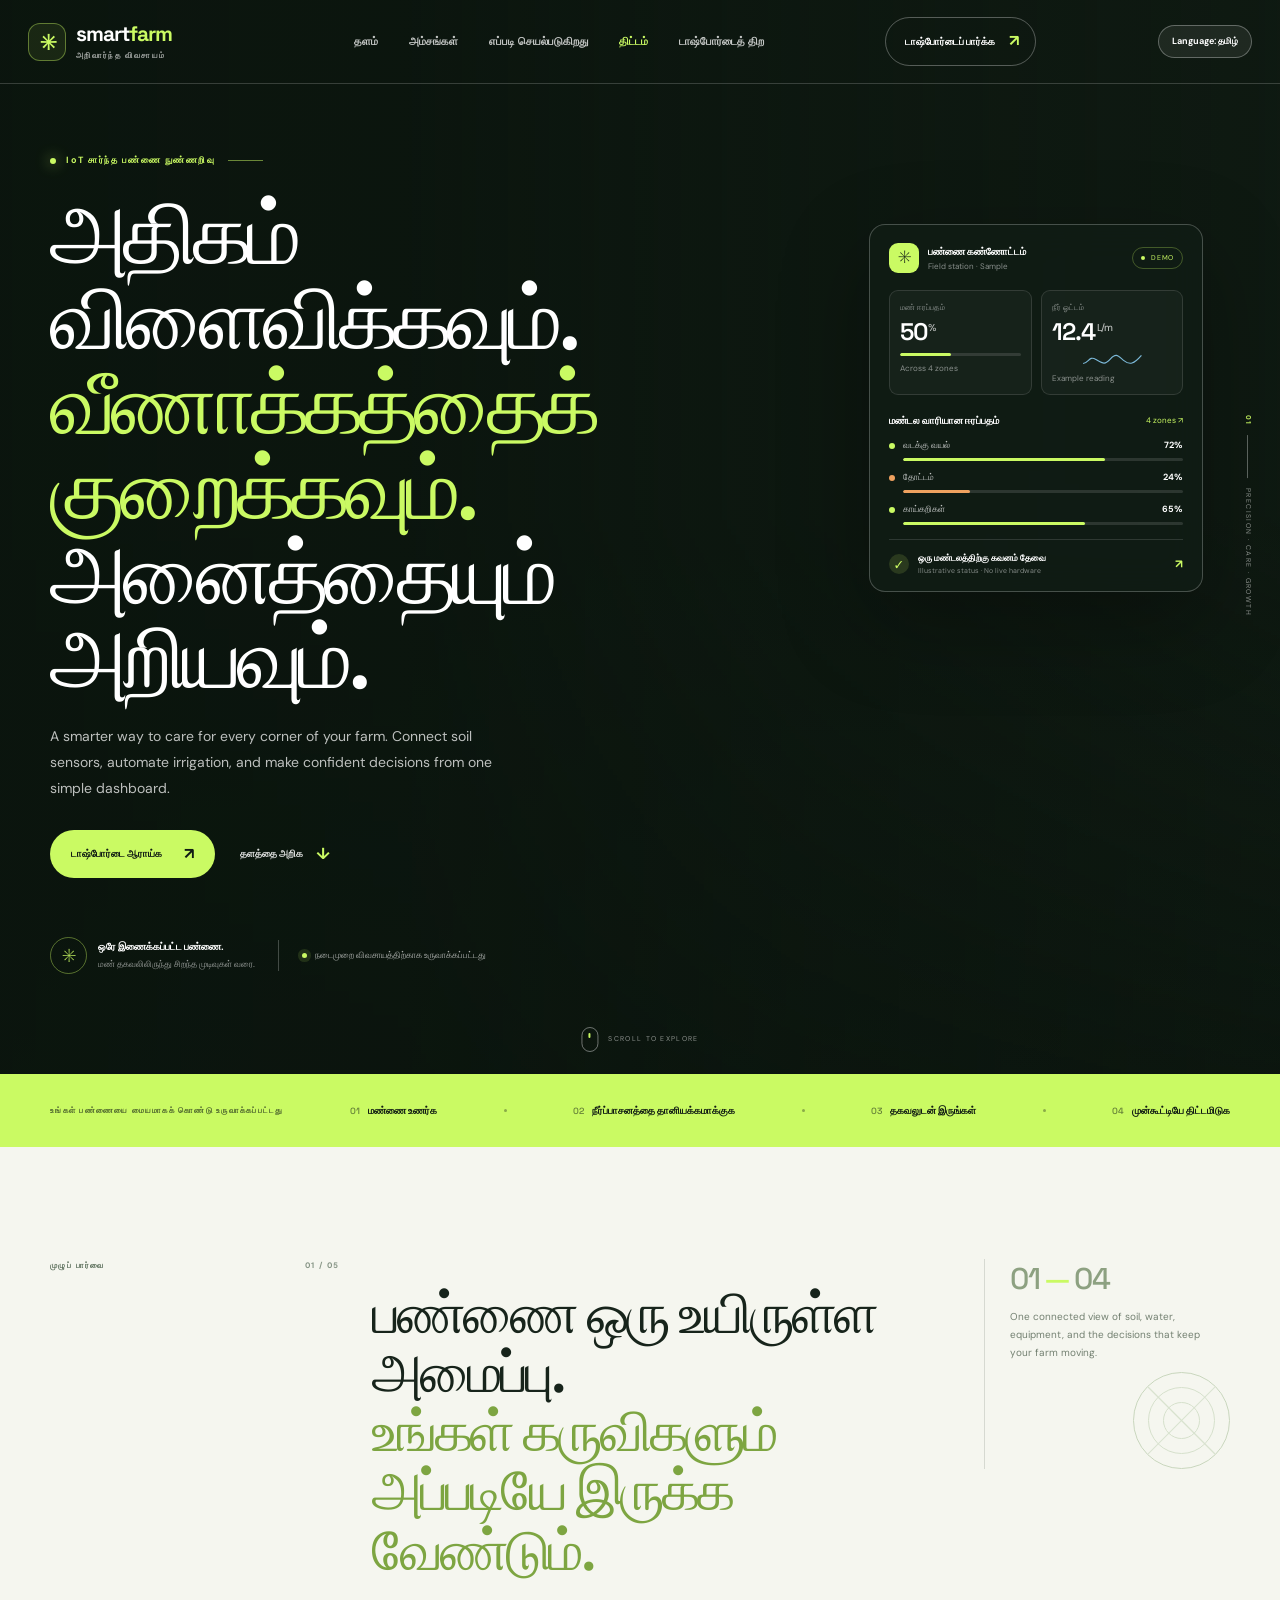
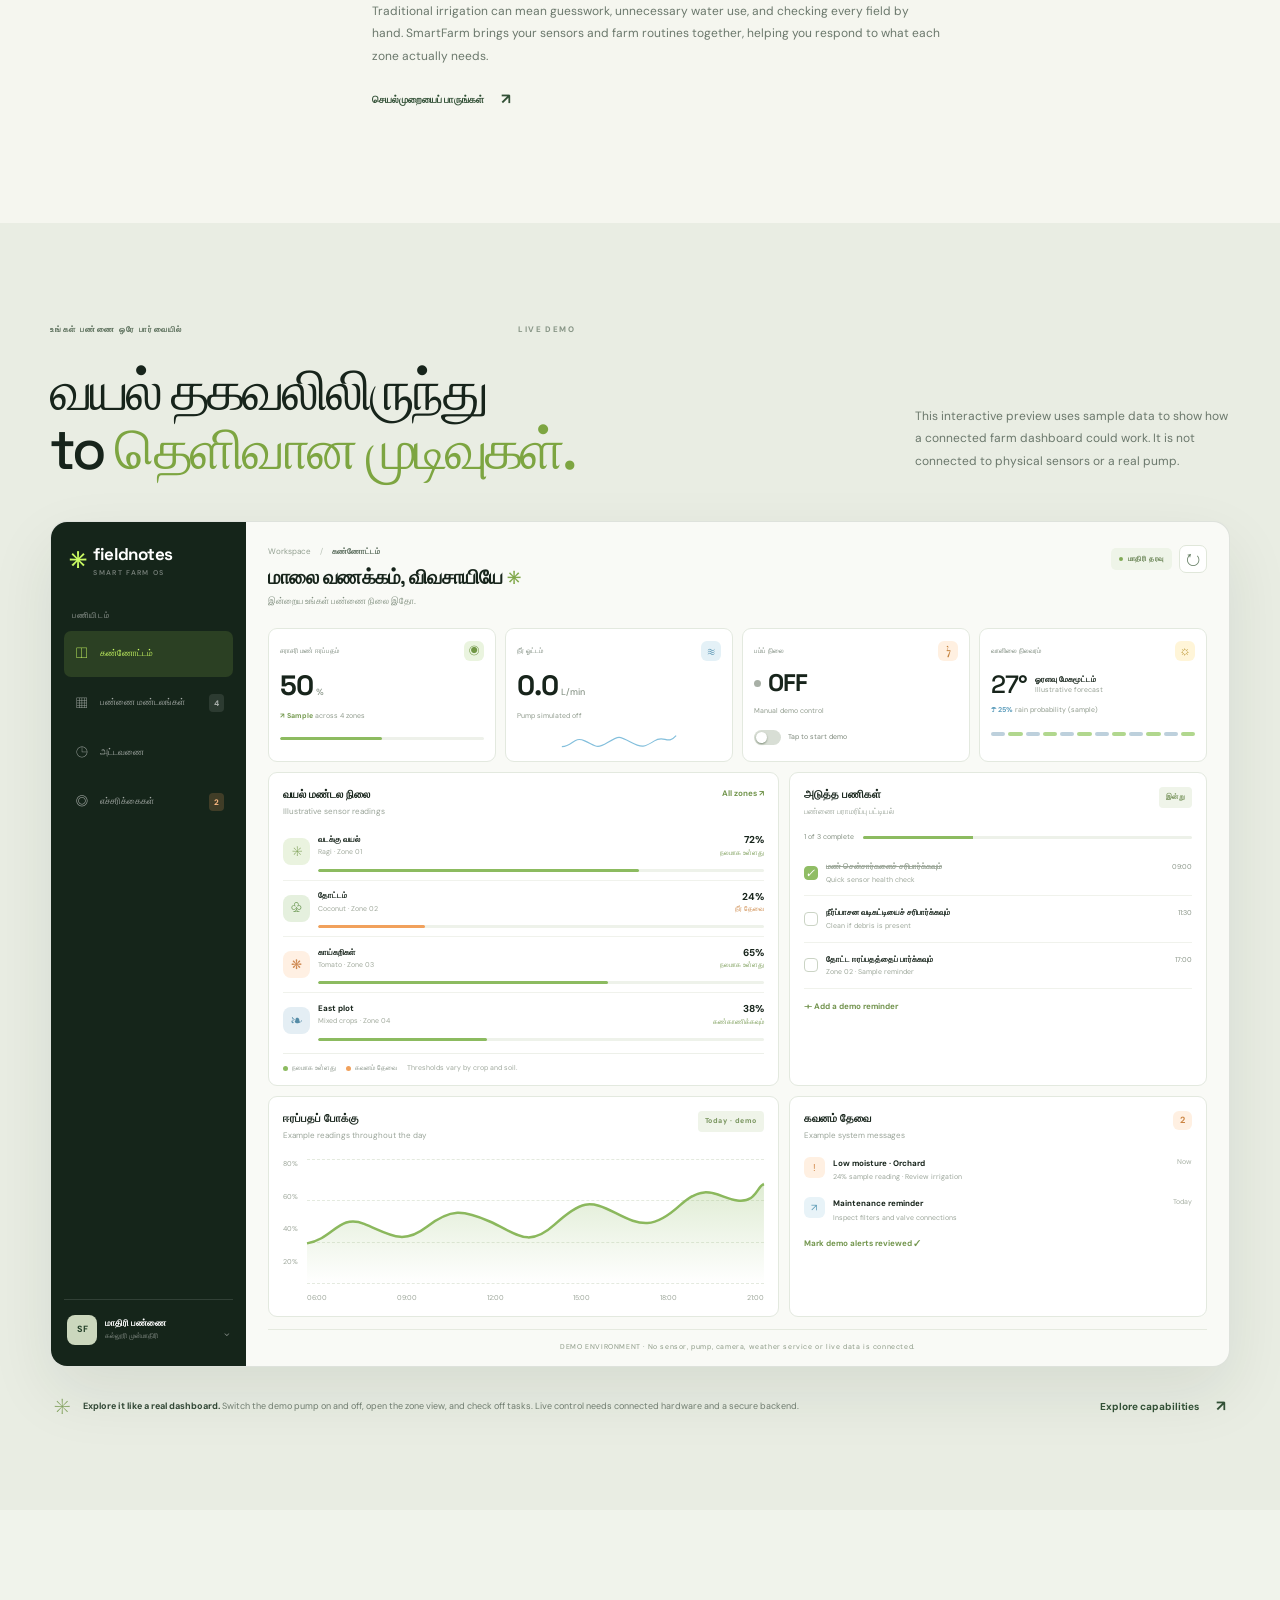
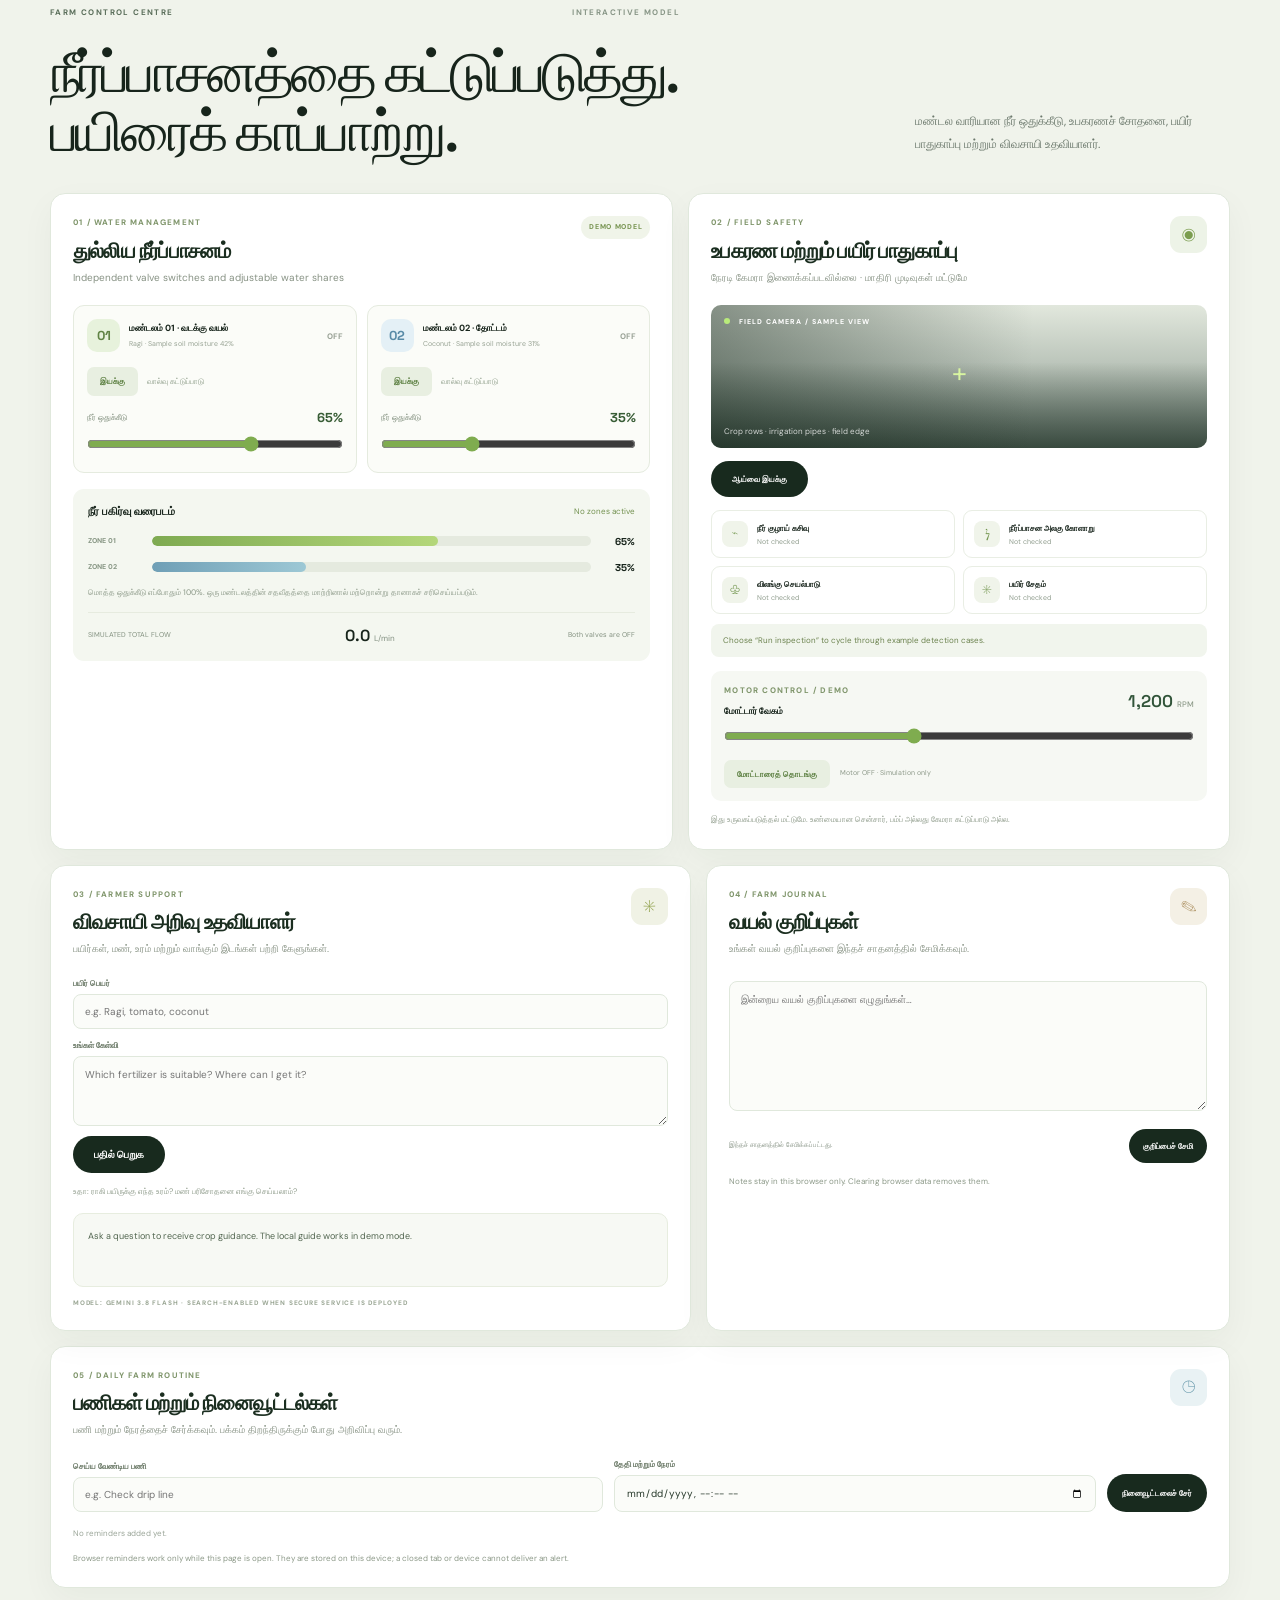
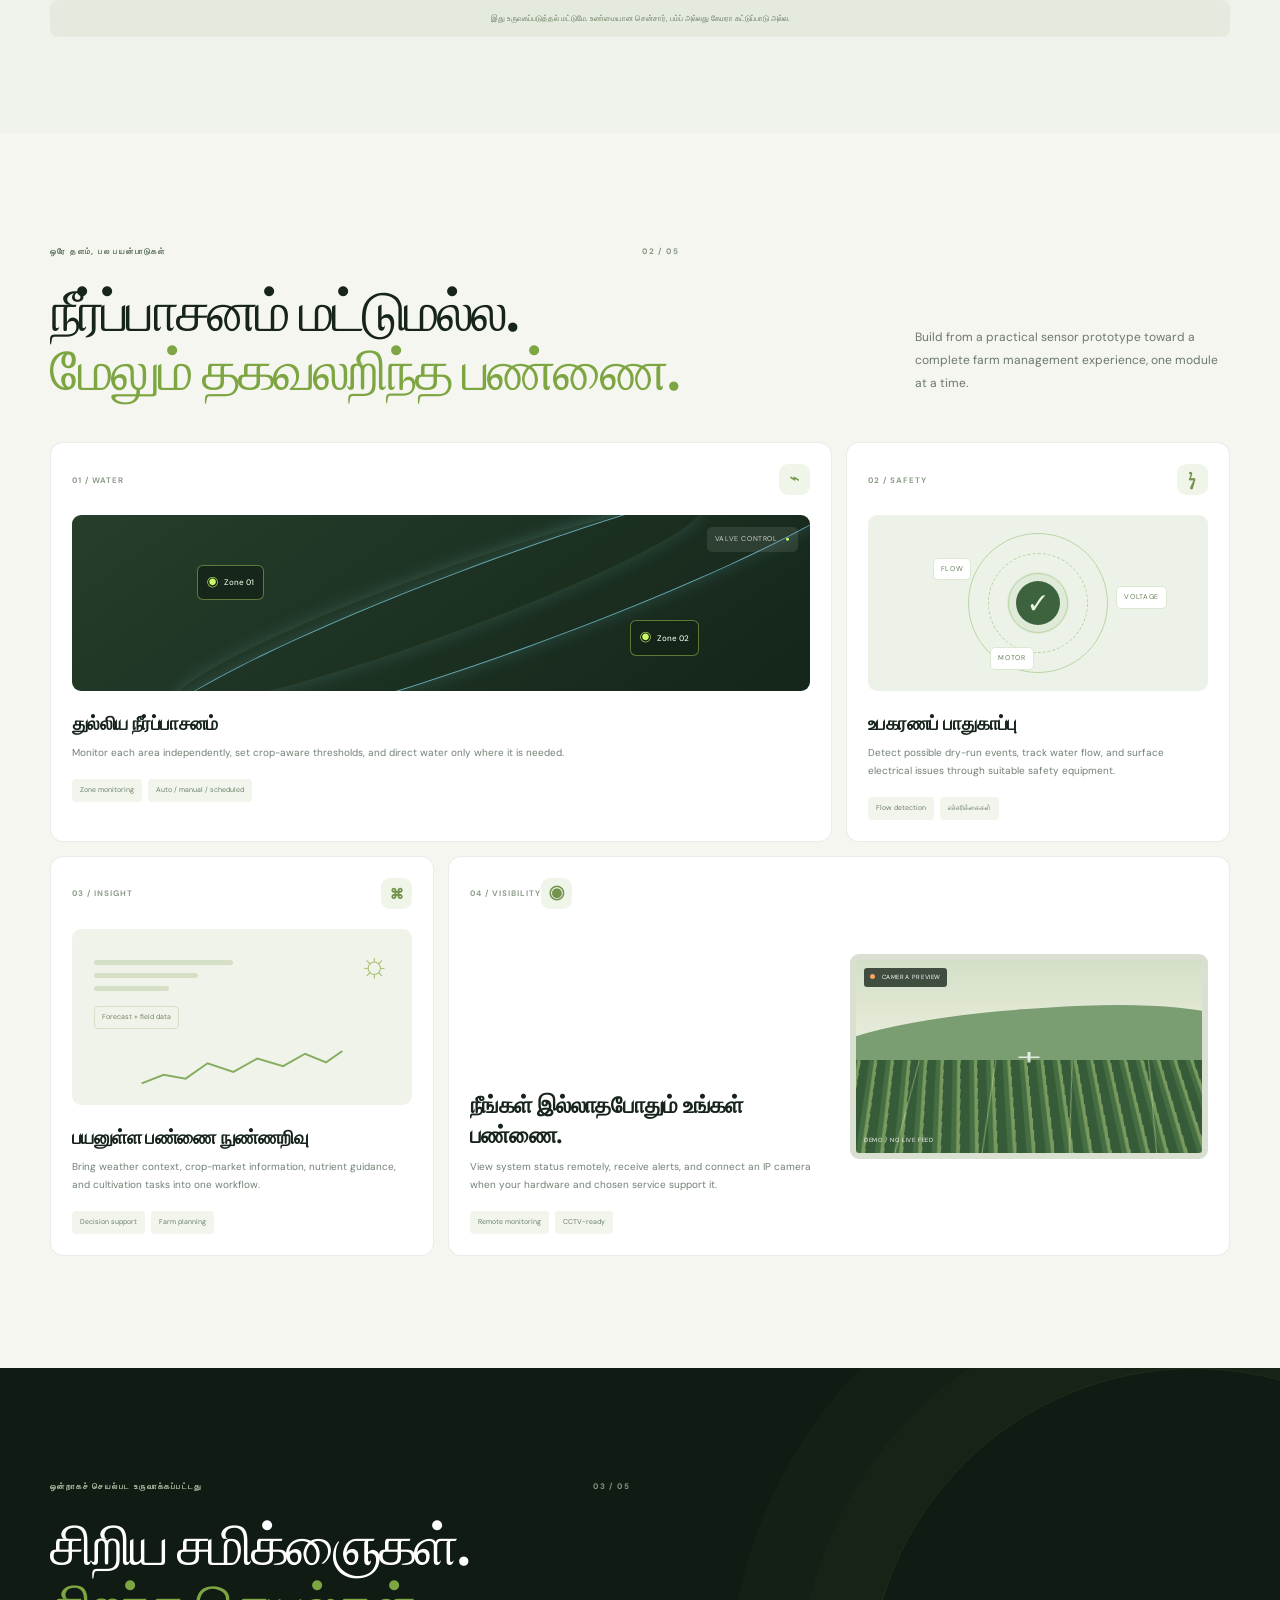
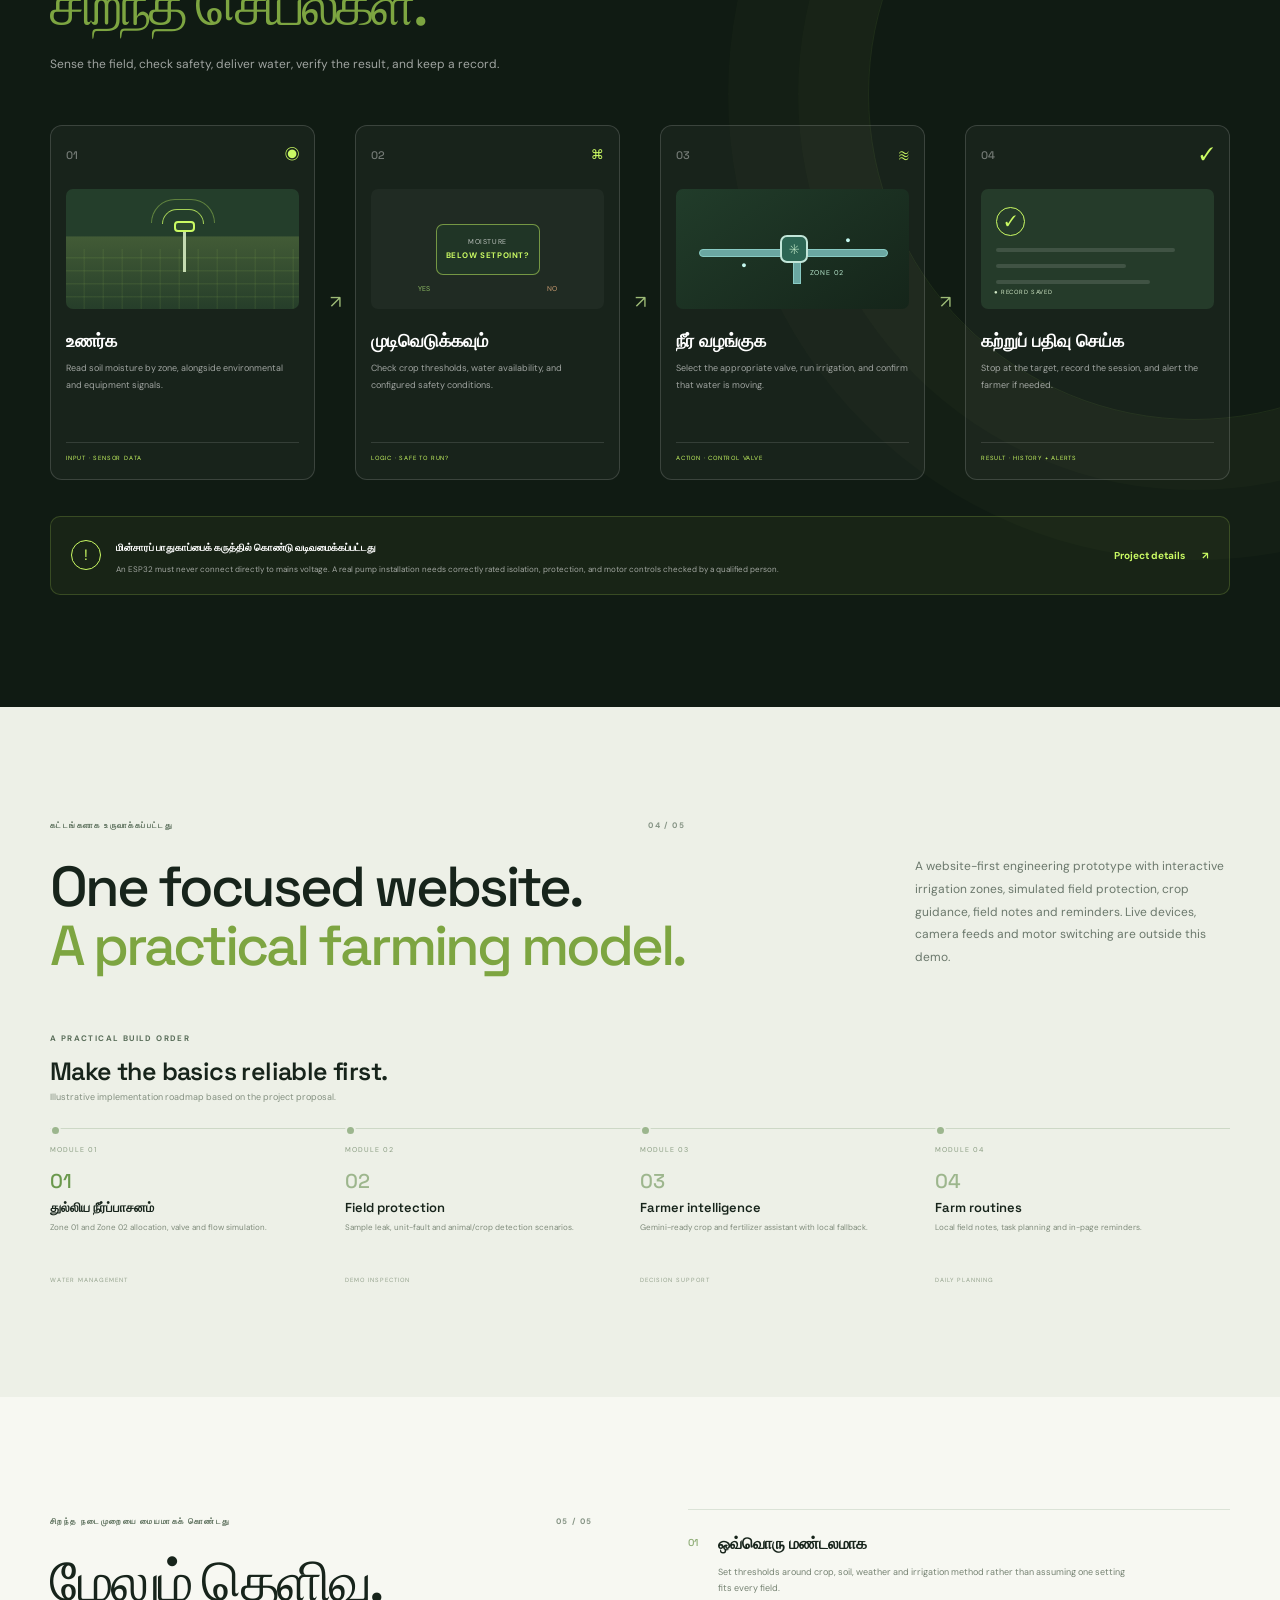
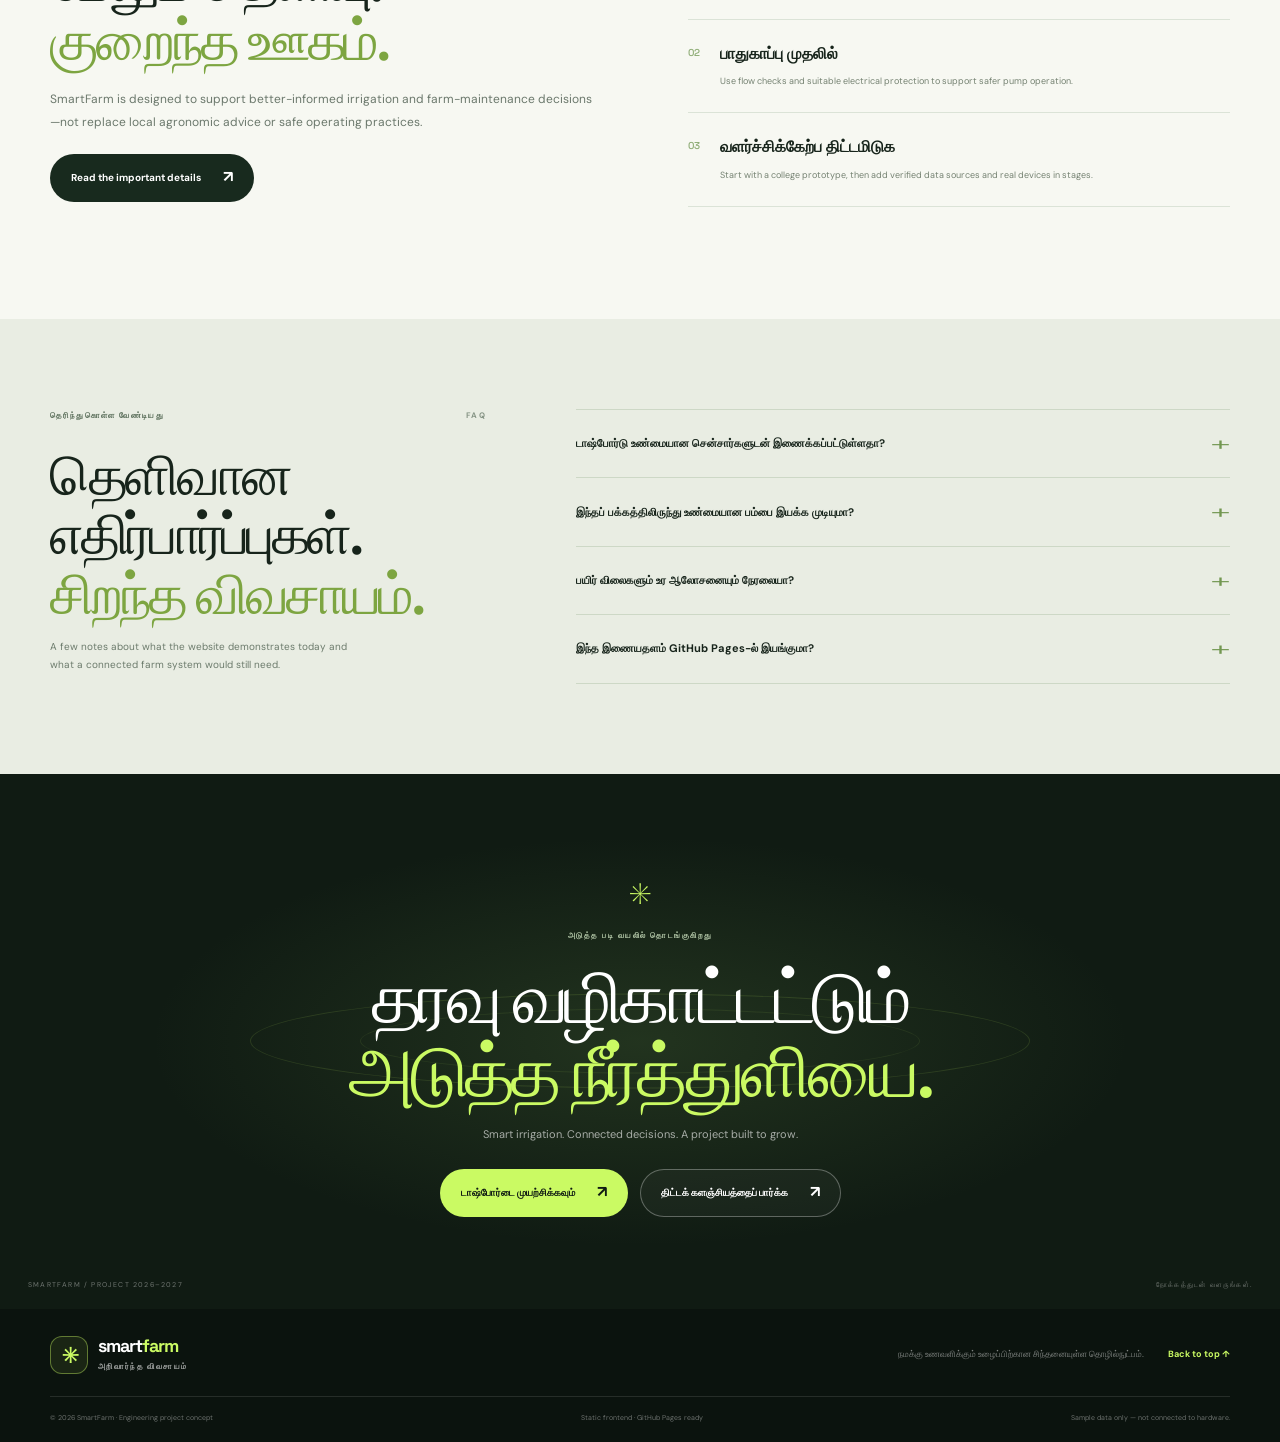
<file: ta.html>
<!doctype html>
<html lang="ta">
<head>
  <meta charset="utf-8">
  <meta name="viewport" content="width=device-width, initial-scale=1">
  <meta name="theme-color" content="#101b13">
  <meta name="description" content="SmartFarm connects IoT-based irrigation, farm-zone monitoring, equipment alerts, crop information and planning in one intelligent farm management platform.">
  <title>SmartFarm — சிறந்த விவசாயம்</title>
  <link rel="preconnect" href="https://fonts.googleapis.com">
  <link rel="preconnect" href="https://fonts.gstatic.com" crossorigin>
  <link href="https://fonts.googleapis.com/css2?family=DM+Sans:wght@400;500;600;700&family=Space+Grotesk:wght@400;500;600;700&display=swap" rel="stylesheet">
  <link rel="stylesheet" href="style.css">
  <link rel="stylesheet" href="advanced.css">
  <script defer src="script.js"></script>
  <script defer src="static-locales.js"></script>
  <script defer src="advanced.js?v=20261124-gemini-translation"></script>
</head>
<body>
  <div class="progress"><span id="progressBar"></span></div>
  <header class="header" id="top">
    <a class="brand" href="#top" aria-label="SmartFarm home"><span class="brand-icon">✳</span><span>smart<span class="brand-lime">farm</span><small>INTELLIGENT AGRICULTURE</small></span></a>
    <nav class="nav" aria-label="Main navigation"><a href="#platform">Platform</a><a href="#features">Features</a><a href="#workflow">How it works</a><a href="#project">The project</a></nav>
    <a class="header-cta" href="#dashboard">Explore dashboard <b>↗</b></a>
    <button class="menu-toggle" id="menuToggle" aria-expanded="false" aria-label="Open menu"><span></span><span></span></button>
    <nav class="mobile-nav" id="mobileNav" aria-label="Mobile navigation"><a href="#platform">Platform</a><a href="#features">Features</a><a href="#workflow">How it works</a><a href="#project">The project</a><a href="#dashboard">Explore dashboard ↗</a></nav>
  </header>

  <main>
    <section class="hero">
      <div class="hero-photo" aria-hidden="true"></div><div class="hero-shade" aria-hidden="true"></div>
      <div class="container hero-inner">
        <div class="eyebrow appear"><i></i> IoT-POWERED FARM INTELLIGENCE <span></span></div>
        <h1 class="appear delay-1">Grow more.<br><em>Waste less.</em><br>Know everything.</h1>
        <p class="hero-copy appear delay-2">A smarter way to care for every corner of your farm. Connect soil sensors, automate irrigation, and make confident decisions from one simple dashboard.</p>
        <div class="hero-buttons appear delay-3"><a class="button button-lime" href="#dashboard">Explore the dashboard <b>↗</b></a><a class="quiet-link" href="#platform">Discover the platform <b>↓</b></a></div>
        <div class="hero-proof appear delay-3"><span class="proof-mark">✳</span><div><strong>One connected farm.</strong><small>From soil signals to smarter decisions.</small></div><i class="proof-divider"></i><span class="proof-note"><i></i> Built for real-world farming</span></div>
      </div>
      <aside class="hero-widget" aria-label="Illustrative farm readings">
        <div class="widget-head"><div class="widget-brand"><span>✳</span><div><b>Farm overview</b><small>Field station · Sample</small></div></div><span class="demo-tag"><i></i> DEMO</span></div>
        <div class="widget-stats"><div><small>Soil moisture</small><b><span id="heroMoisture">42</span><sup>%</sup></b><i class="tiny-meter"><u style="width:42%"></u></i><small>Across 4 zones</small></div><div><small>Water flow</small><b>12.4<sup> L/m</sup></b><svg class="tiny-chart" viewBox="0 0 100 24"><path d="M0 18 C10 17 10 4 22 11 S37 21 47 10 S60 5 70 13 S87 19 100 4"/></svg><small>Example reading</small></div></div>
        <div class="widget-section-title"><b>Moisture by zone</b><span>4 zones ↗</span></div>
        <div class="widget-zone"><i class="dot green"></i><span>North field</span><b>72%</b><div><u style="width:72%"></u></div></div>
        <div class="widget-zone"><i class="dot orange"></i><span>Orchard</span><b>24%</b><div><u style="width:24%"></u></div></div>
        <div class="widget-zone"><i class="dot green"></i><span>Vegetables</span><b>65%</b><div><u style="width:65%"></u></div></div>
        <div class="widget-note"><span>✓</span><div><b>One zone needs attention</b><small>Illustrative status · No live hardware</small></div><strong>↗</strong></div>
      </aside>
      <div class="hero-side-label"><span>01</span><i></i><span>PRECISION · CARE · GROWTH</span></div>
      <a class="scroll-cue" href="#platform"><i></i> SCROLL TO EXPLORE</a>
    </section>

    <div class="promise-strip"><div class="container promise-inner"><span>BUILT AROUND YOUR FARM</span><div><b>01</b> Sense the soil</div><i></i><div><b>02</b> Automate water</div><i></i><div><b>03</b> Stay informed</div><i></i><div><b>04</b> Plan ahead</div></div></div>

    <section class="section intro" id="platform"><div class="container intro-grid">
      <div class="kicker reveal"><span>THE BIGGER PICTURE</span><b>01 / 05</b></div>
      <div class="intro-copy reveal"><h2>A farm is a living system.<br><em>Your tools should be, too.</em></h2><p>Traditional irrigation can mean guesswork, unnecessary water use, and checking every field by hand. SmartFarm brings your sensors and farm routines together, helping you respond to what each zone actually needs.</p><a class="arrow-link" href="#workflow">See the system in action <b>↗</b></a></div>
      <aside class="intro-aside reveal"><b>01<span>—</span>04</b><p>One connected view of soil, water, equipment, and the decisions that keep your farm moving.</p><div class="rings" aria-hidden="true"><i></i><i></i><i></i></div></aside>
    </div></section>

    <section class="section dashboard-section" id="dashboard"><div class="container">
      <div class="section-head reveal"><div><div class="kicker"><span>YOUR FARM, AT A GLANCE</span><b>LIVE DEMO</b></div><h2>From field signals<br>to <em>clear decisions.</em></h2></div><p>This interactive preview uses sample data to show how a connected farm dashboard could work. It is not connected to physical sensors or a real pump.</p></div>
      <div class="dashboard reveal">
        <aside class="dash-side"><a class="dash-logo" href="#dashboard"><span>✳</span><div>fieldnotes<small>SMART FARM OS</small></div></a><div class="side-label">WORKSPACE</div>
          <button class="side-link active" data-view="overview"><span>◫</span> Overview</button><button class="side-link" data-view="zones"><span>▦</span> Farm zones <b>4</b></button><button class="side-link" data-view="schedule"><span>◷</span> Schedule</button><button class="side-link" data-view="alerts"><span>◎</span> Alerts <b class="alert-count">2</b></button>
          <div class="side-profile"><span>SF</span><div><b>Sample farm</b><small>College prototype</small></div><i>⌄</i></div>
        </aside>
        <div class="dash-main">
          <div class="dash-header"><div><div class="crumb">Workspace <span>/</span> <b id="viewTitle">Overview</b></div><h3>Good evening, farmer <span>✳</span></h3><p>Here’s a look at your farm today.</p></div><div class="dash-tools"><span class="sample-label"><i></i> DEMO DATA</span><button id="refreshDemo" aria-label="Refresh sample readings" title="Refresh sample readings">↻</button></div></div>
          <div class="metric-grid">
            <article class="metric"><div class="metric-label">Average soil moisture <span>◉</span></div><strong class="metric-number"><b id="averageMoisture">42</b><small>%</small></strong><p><b class="positive">↗ Sample</b> across 4 zones</p><div class="meter"><i id="averageMeter" style="width:42%"></i></div></article>
            <article class="metric"><div class="metric-label">Water flow <span class="blue-icon">≋</span></div><strong class="metric-number"><b id="flowValue">0.0</b><small> L/min</small></strong><p id="flowNote">Pump simulated off</p><svg class="metric-spark" viewBox="0 0 200 28"><path d="M0 22 C20 22 20 3 40 12 S60 27 80 15 S100 3 120 14 S145 23 162 12 S185 20 200 3"/></svg></article>
            <article class="metric"><div class="metric-label">Pump status <span class="orange-icon">ϟ</span></div><strong class="metric-number pump-number"><i id="pumpDot"></i><b id="pumpStatus">OFF</b></strong><p id="pumpNote">Manual demo control</p><div class="switch-row"><button id="pumpSwitch" class="switch" role="switch" aria-checked="false" aria-label="Toggle simulated pump"><i></i></button><span id="switchLabel">Tap to start demo</span></div></article>
            <article class="metric"><div class="metric-label">Weather snapshot <span class="sun-icon">☼</span></div><div class="weather"><strong>27°</strong><span><b>Partly cloudy</b><small>Illustrative forecast</small></span></div><p><b class="rain">☂ 25%</b> rain probability (sample)</p><div class="weather-bars"><i></i><i></i><i></i><i></i><i></i><i></i><i></i><i></i><i></i><i></i><i></i><i></i></div></article>
          </div>
          <div class="dash-panels">
            <article class="panel zones-panel"><div class="panel-head"><div><h4>Field zone status</h4><p>Illustrative sensor readings</p></div><button class="plain-link" data-open-zones>All zones ↗</button></div><div class="zone-list" id="zoneList">
              <div class="zone-row" data-zone="0"><span class="crop-icon leaf">✳</span><div class="zone-name"><b>North field</b><small>Ragi · Zone 01</small></div><div class="zone-value"><b>72%</b><small>Healthy</small></div><div class="zone-meter"><i style="width:72%"></i></div></div>
              <div class="zone-row needs-water" data-zone="1"><span class="crop-icon tree">♧</span><div class="zone-name"><b>Orchard</b><small>Coconut · Zone 02</small></div><div class="zone-value"><b>24%</b><small>Needs water</small></div><div class="zone-meter"><i style="width:24%"></i></div></div>
              <div class="zone-row" data-zone="2"><span class="crop-icon tomato">❋</span><div class="zone-name"><b>Vegetables</b><small>Tomato · Zone 03</small></div><div class="zone-value"><b>65%</b><small>Healthy</small></div><div class="zone-meter"><i style="width:65%"></i></div></div>
              <div class="zone-row" data-zone="3"><span class="crop-icon seed">❧</span><div class="zone-name"><b>East plot</b><small>Mixed crops · Zone 04</small></div><div class="zone-value"><b>38%</b><small>Monitor</small></div><div class="zone-meter"><i style="width:38%"></i></div></div>
            </div><div class="zone-key"><span><i class="green-key"></i> Healthy</span><span><i class="orange-key"></i> Needs attention</span><small>Thresholds vary by crop and soil.</small></div></article>
            <article class="panel tasks-panel"><div class="panel-head"><div><h4>Up next</h4><p>Farm care checklist</p></div><span class="today-tag">TODAY</span></div><div class="task-progress"><span id="taskCount">1 of 3 complete</span><div><i id="taskBar" style="width:33%"></i></div></div>
              <label class="task-row"><input type="checkbox" class="task-check" checked><i></i><span><b>Check soil sensors</b><small>Quick sensor health check</small></span><time>09:00</time></label>
              <label class="task-row"><input type="checkbox" class="task-check"><i></i><span><b>Inspect irrigation filter</b><small>Clean if debris is present</small></span><time>11:30</time></label>
              <label class="task-row"><input type="checkbox" class="task-check"><i></i><span><b>Review orchard moisture</b><small>Zone 02 · Sample reminder</small></span><time>17:00</time></label>
              <button id="addTask" class="add-task">＋ Add a demo reminder</button>
            </article>
          </div>
          <div class="dash-panels bottom-panels">
            <article class="panel trend-panel"><div class="panel-head"><div><h4>Moisture trend</h4><p>Example readings throughout the day</p></div><span class="today-tag">Today · demo</span></div><div class="chart"><div class="chart-y"><span>80%</span><span>60%</span><span>40%</span><span>20%</span></div><div class="chart-main"><div class="chart-grid"><i></i><i></i><i></i><i></i></div><svg viewBox="0 0 600 160" preserveAspectRatio="none" aria-label="Example moisture trend"><defs><linearGradient id="areaFill" x1="0" x2="0" y1="0" y2="1"><stop offset="0" stop-color="#8cba62" stop-opacity=".28"/><stop offset="1" stop-color="#8cba62" stop-opacity="0"/></linearGradient></defs><path class="chart-area" d="M0 108 C35 102 42 70 75 83 S125 111 157 87 S205 65 240 80 S290 115 325 84 S371 52 405 69 S455 90 490 59 S540 50 565 53 S590 36 600 32 L600 160 L0 160Z"/><path class="chart-stroke" d="M0 108 C35 102 42 70 75 83 S125 111 157 87 S205 65 240 80 S290 115 325 84 S371 52 405 69 S455 90 490 59 S540 50 565 53 S590 36 600 32"/></svg><div class="chart-x"><span>06:00</span><span>09:00</span><span>12:00</span><span>15:00</span><span>18:00</span><span>21:00</span></div></div></div></article>
            <article class="panel alerts-panel"><div class="panel-head"><div><h4>Attention needed</h4><p>Example system messages</p></div><span class="alert-number" id="alertNumber">2</span></div><div class="alert-row"><i class="alert-icon">!</i><div><b>Low moisture · Orchard</b><small>24% sample reading · Review irrigation</small></div><time>Now</time></div><div class="alert-row"><i class="alert-icon blue-alert">↗</i><div><b>Maintenance reminder</b><small>Inspect filters and valve connections</small></div><time>Today</time></div><button class="plain-link" id="clearAlerts">Mark demo alerts reviewed ✓</button></article>
          </div>
          <div class="dash-disclaimer">DEMO ENVIRONMENT · No sensor, pump, camera, weather service or live data is connected.</div>
        </div>
      </div>
      <div class="demo-note reveal"><span>✳</span><p><b>Explore it like a real dashboard.</b> Switch the demo pump on and off, open the zone view, and check off tasks. Live control needs connected hardware and a secure backend.</p><a class="arrow-link" href="#features">Explore capabilities <b>↗</b></a></div>
    </div></section>

    <section class="section feature-section" id="features"><div class="container">
      <div class="section-head reveal"><div><div class="kicker"><span>ONE PLATFORM, MANY USES</span><b>02 / 05</b></div><h2>Not just irrigation.<br><em>A better-informed farm.</em></h2></div><p>Build from a practical sensor prototype toward a complete farm management experience, one module at a time.</p></div>
      <div class="feature-grid">
        <article class="feature-card feature-wide reveal"><div class="feature-card-top"><span>01 / WATER</span><b>⌁</b></div><div class="field-art" aria-hidden="true"><div class="field-grooves"></div><div class="water-orbit orbit-a"></div><div class="water-orbit orbit-b"></div><span class="sensor-pin pin-a">◉ <small>Zone 01</small></span><span class="sensor-pin pin-b">◉ <small>Zone 02</small></span><span class="valve-chip">VALVE CONTROL <i>●</i></span></div><h3>Precision irrigation</h3><p>Monitor each area independently, set crop-aware thresholds, and direct water only where it is needed.</p><div class="tags"><span>Zone monitoring</span><span>Auto / manual / scheduled</span></div></article>
        <article class="feature-card reveal"><div class="feature-card-top"><span>02 / SAFETY</span><b>ϟ</b></div><div class="safety-art" aria-hidden="true"><i></i><i></i><i></i><span>✓</span><small class="safety-a">FLOW</small><small class="safety-b">VOLTAGE</small><small class="safety-c">MOTOR</small></div><h3>Equipment protection</h3><p>Detect possible dry-run events, track water flow, and surface electrical issues through suitable safety equipment.</p><div class="tags"><span>Flow detection</span><span>Alerts</span></div></article>
        <article class="feature-card reveal"><div class="feature-card-top"><span>03 / INSIGHT</span><b>⌘</b></div><div class="insight-art" aria-hidden="true"><span>☼</span><div><i></i><i></i><i></i></div><small>Forecast + field data</small><svg viewBox="0 0 210 45"><path d="M0 36 L23 27 L46 31 L69 15 L96 24 L121 10 L148 18 L171 5 L193 14 L210 2"/></svg></div><h3>Useful farm intelligence</h3><p>Bring weather context, crop-market information, nutrient guidance, and cultivation tasks into one workflow.</p><div class="tags"><span>Decision support</span><span>Farm planning</span></div></article>
        <article class="feature-card camera-card reveal"><div class="camera-copy"><div class="feature-card-top"><span>04 / VISIBILITY</span><b>◉</b></div><h3>Your farm, even when you’re away.</h3><p>View system status remotely, receive alerts, and connect an IP camera when your hardware and chosen service support it.</p><div class="tags"><span>Remote monitoring</span><span>CCTV-ready</span></div></div><div class="camera-art" aria-label="Illustrative farm camera preview"><div class="sky"></div><div class="hills"></div><div class="camera-fields"><i></i><i></i><i></i><i></i></div><span class="camera-label"><i></i> CAMERA PREVIEW</span><span class="camera-cross">＋</span><small>DEMO / NO LIVE FEED</small></div></article>
      </div>
    </div></section>

    <section class="section workflow-section" id="workflow"><div class="container">
      <div class="workflow-intro reveal"><div class="kicker"><span>MADE TO WORK TOGETHER</span><b>03 / 05</b></div><h2>Small signals.<br><em>Smarter actions.</em></h2><p>Sense the field, check safety, deliver water, verify the result, and keep a record.</p></div>
      <div class="steps">
        <article class="step-card reveal"><div class="step-top"><span>01</span><b>◉</b></div><div class="step-art step-sensor"><div class="soil"></div><i class="sensor-stem"></i><i class="sensor-head"></i><i class="sensor-wave one"></i><i class="sensor-wave two"></i></div><h3>Sense</h3><p>Read soil moisture by zone, alongside environmental and equipment signals.</p><small>INPUT · SENSOR DATA</small></article><span class="step-arrow">↗</span>
        <article class="step-card reveal"><div class="step-top"><span>02</span><b>⌘</b></div><div class="step-art step-decide"><div class="decision">MOISTURE<br><strong>BELOW SETPOINT?</strong></div><span class="yes">YES</span><span class="no">NO</span></div><h3>Decide</h3><p>Check crop thresholds, water availability, and configured safety conditions.</p><small>LOGIC · SAFE TO RUN?</small></article><span class="step-arrow">↗</span>
        <article class="step-card reveal"><div class="step-top"><span>03</span><b>≋</b></div><div class="step-art step-water"><i class="pipe-h"></i><i class="pipe-v"></i><span class="pipe-valve">✳</span><span class="water-drop drop-one">●</span><span class="water-drop drop-two">●</span><small>ZONE 02</small></div><h3>Deliver</h3><p>Select the appropriate valve, run irrigation, and confirm that water is moving.</p><small>ACTION · CONTROL VALVE</small></article><span class="step-arrow">↗</span>
        <article class="step-card reveal"><div class="step-top"><span>04</span><b>✓</b></div><div class="step-art step-record"><span class="record-check">✓</span><i class="record-line line-1"></i><i class="record-line line-2"></i><i class="record-line line-3"></i><small>● RECORD SAVED</small></div><h3>Learn & log</h3><p>Stop at the target, record the session, and alert the farmer if needed.</p><small>RESULT · HISTORY + ALERTS</small></article>
      </div>
      <div class="safety-callout reveal"><span>!</span><div><b>Designed with electrical safety in mind</b><p>An ESP32 must never connect directly to mains voltage. A real pump installation needs correctly rated isolation, protection, and motor controls checked by a qualified person.</p></div><a class="arrow-link" href="#project">Project details <b>↗</b></a></div>
    </div></section>

    <section class="section project-section" id="project"><div class="container">
      <div class="section-head reveal"><div><div class="kicker"><span>ENGINEERED IN PHASES</span><b>04 / 05</b></div><h2>Start with a prototype.<br><em>Design for what’s next.</em></h2></div><p>The college project can begin with a small, safe demonstration and expand as hardware, data sources, and application services become available.</p></div>
      <div class="architecture reveal"><div class="architecture-head"><div><small>SYSTEM ARCHITECTURE</small><h3>Every layer has a role.</h3></div><span><i></i> CONCEPT VIEW</span></div><div class="architecture-flow"><div class="arch-node"><b>⌂</b><strong>Farmer</strong><small>Mobile / Web</small></div><span class="connector"><small>HTTPS / API</small><i></i></span><div class="arch-node cloud"><b>◌</b><strong>Application</strong><small>Logic · Data · Alerts</small></div><span class="connector"><small>Wi-Fi / MQTT</small><i></i></span><div class="arch-node controller"><b>ϟ</b><strong>ESP32</strong><small>Sensor decisions</small></div><span class="connector"><small>GPIO / drivers</small><i></i></span><div class="arch-node field"><b>⌁</b><strong>Farm devices</strong><small>Sensors · Valves · Pump</small></div></div><div class="arch-legend"><span><i></i> Hardware layer</span><span><i></i> Application layer</span><span><i></i> Communication</span></div></div>
      <div class="stack-grid"><article class="stack-card reveal"><span>01</span><b>ϟ</b><h3>IoT hardware</h3><p>ESP32, capacitive soil sensors, temperature/humidity, water-flow, water-level and suitable isolated voltage monitoring.</p><small>PHYSICAL LAYER</small></article><article class="stack-card reveal"><span>02</span><b>⌘</b><h3>Web + mobile</h3><p>A responsive website for this demo, with a future dashboard or Flutter app for connected controls and notifications.</p><small>USER EXPERIENCE</small></article><article class="stack-card reveal"><span>03</span><b>◌</b><h3>Backend + storage</h3><p>Future integration can use Firebase or a Node/Python API and a database for sensor data, irrigation history, users and alerts.</p><small>INTEGRATION LAYER</small></article></div>
      <div class="roadmap reveal"><div class="roadmap-head"><div class="kicker"><span>A PRACTICAL BUILD ORDER</span></div><h3>Make the basics reliable first.</h3><p>Illustrative implementation roadmap based on the project proposal.</p></div><div class="roadmap-grid"><article><small>PHASE 01</small><b>✓</b><h4>Sense & display</h4><p>ESP32, sensor input, sample dashboard.</p><label>FOUNDATION</label></article><article><small>PHASE 02</small><b>02</b><h4>Automate zones</h4><p>Multiple sensors, safe motor control, and valves.</p><label>IRRIGATION</label></article><article><small>PHASE 03</small><b>03</b><h4>Add protection</h4><p>Flow, current, voltage protection and alerts.</p><label>SAFETY</label></article><article><small>PHASE 04</small><b>04</b><h4>Connect farm data</h4><p>Weather, crop info, scheduling and CCTV service.</p><label>EXPANSION</label></article></div></div>
    </div></section>

    <section class="section principles"><div class="container principles-grid"><div class="principles-copy reveal"><div class="kicker"><span>BUILT AROUND BETTER PRACTICE</span><b>05 / 05</b></div><h2>More visibility.<br><em>Less guesswork.</em></h2><p>SmartFarm is designed to support better-informed irrigation and farm-maintenance decisions—not replace local agronomic advice or safe operating practices.</p><a class="button button-dark" href="#faq">Read the important details <b>↗</b></a></div><div class="principle-list reveal"><article><span>01</span><div><b>Zone by zone</b><p>Set thresholds around crop, soil, weather and irrigation method rather than assuming one setting fits every field.</p></div></article><article><span>02</span><div><b>Safety first</b><p>Use flow checks and suitable electrical protection to support safer pump operation.</p></div></article><article><span>03</span><div><b>Plan as you grow</b><p>Start with a college prototype, then add verified data sources and real devices in stages.</p></div></article></div></div></section>

    <section class="section faq-section" id="faq"><div class="container faq-grid"><div class="reveal"><div class="kicker"><span>GOOD TO KNOW</span><b>FAQ</b></div><h2>Clear expectations.<br><em>Better farming.</em></h2><p>A few notes about what the website demonstrates today and what a connected farm system would still need.</p></div><div class="faq-list reveal">
      <details><summary>Is the dashboard connected to real sensors?<span>＋</span></summary><p>No. This is an interactive frontend prototype with illustrative values. Live readings require installed hardware, a data connection, and a backend or IoT service.</p></details>
      <details><summary>Can I control a real pump from this page?<span>＋</span></summary><p>No. The pump switch is a visual simulation only. Secure authentication, backend commands, hardware interlocks, and professionally checked electrical protection are required before live control.</p></details>
      <details><summary>Are crop prices and fertilizer advice live?<span>＋</span></summary><p>No live agricultural-market feed or agronomy service is configured. Current prices need a reliable licensed source. Recommendations should account for crop, soil, growth stage, region and local agricultural guidance.</p></details>
      <details><summary>Can this website run on GitHub Pages?<span>＋</span></summary><p>Yes. The frontend uses static HTML, CSS and JavaScript. GitHub Actions can publish it without a separate application server.</p></details>
    </div></div></section>

    <section class="final-cta"><div class="cta-orbit orbit-a"></div><div class="cta-orbit orbit-b"></div><div class="container cta-content reveal"><span class="cta-mark">✳</span><small>THE NEXT STEP STARTS IN THE FIELD</small><h2>Let the data guide<br><em>the next drop.</em></h2><p>Smart irrigation. Connected decisions. A project built to grow.</p><div class="cta-buttons"><a class="button button-lime" href="#dashboard">Try the dashboard <b>↗</b></a><a class="button button-outline" href="https://github.com/shreyas2006R/smart-farming" target="_blank" rel="noreferrer">View project repository <b>↗</b></a></div></div><div class="cta-footer"><span>SMARTFARM / PROJECT 2026–2027</span><span>GROW WITH INTENTION.</span></div></section>
  </main>
  <footer class="footer"><div class="container footer-top"><a class="brand" href="#top"><span class="brand-icon">✳</span><span>smart<span class="brand-lime">farm</span><small>INTELLIGENT AGRICULTURE</small></span></a><p>Thoughtful technology for the work that feeds us.</p><a href="#top">Back to top ↑</a></div><div class="container footer-bottom"><span>© <span id="year">2026</span> SmartFarm · Engineering project concept</span><span>Static frontend · GitHub Pages ready</span><span>Sample data only — not connected to hardware.</span></div></footer>
  <div class="toast" id="toast" role="status" aria-live="polite"><span>✳</span><p id="toastMessage">Demo updated.</p><button id="toastClose" aria-label="Dismiss notification">×</button></div>
  <dialog class="zone-dialog" id="zoneDialog"><div class="dialog-head"><div><small>FARM ZONES / DEMO</small><h3>Zone details</h3></div><button id="closeDialog" aria-label="Close zone details">×</button></div><p>Sample moisture readings for demonstration. Actual thresholds depend on crop, soil and conditions.</p><div id="dialogZones"></div><button class="button button-dark dialog-done" id="dialogDone">Done <b>✓</b></button></dialog>
</body>
</html>
</file>
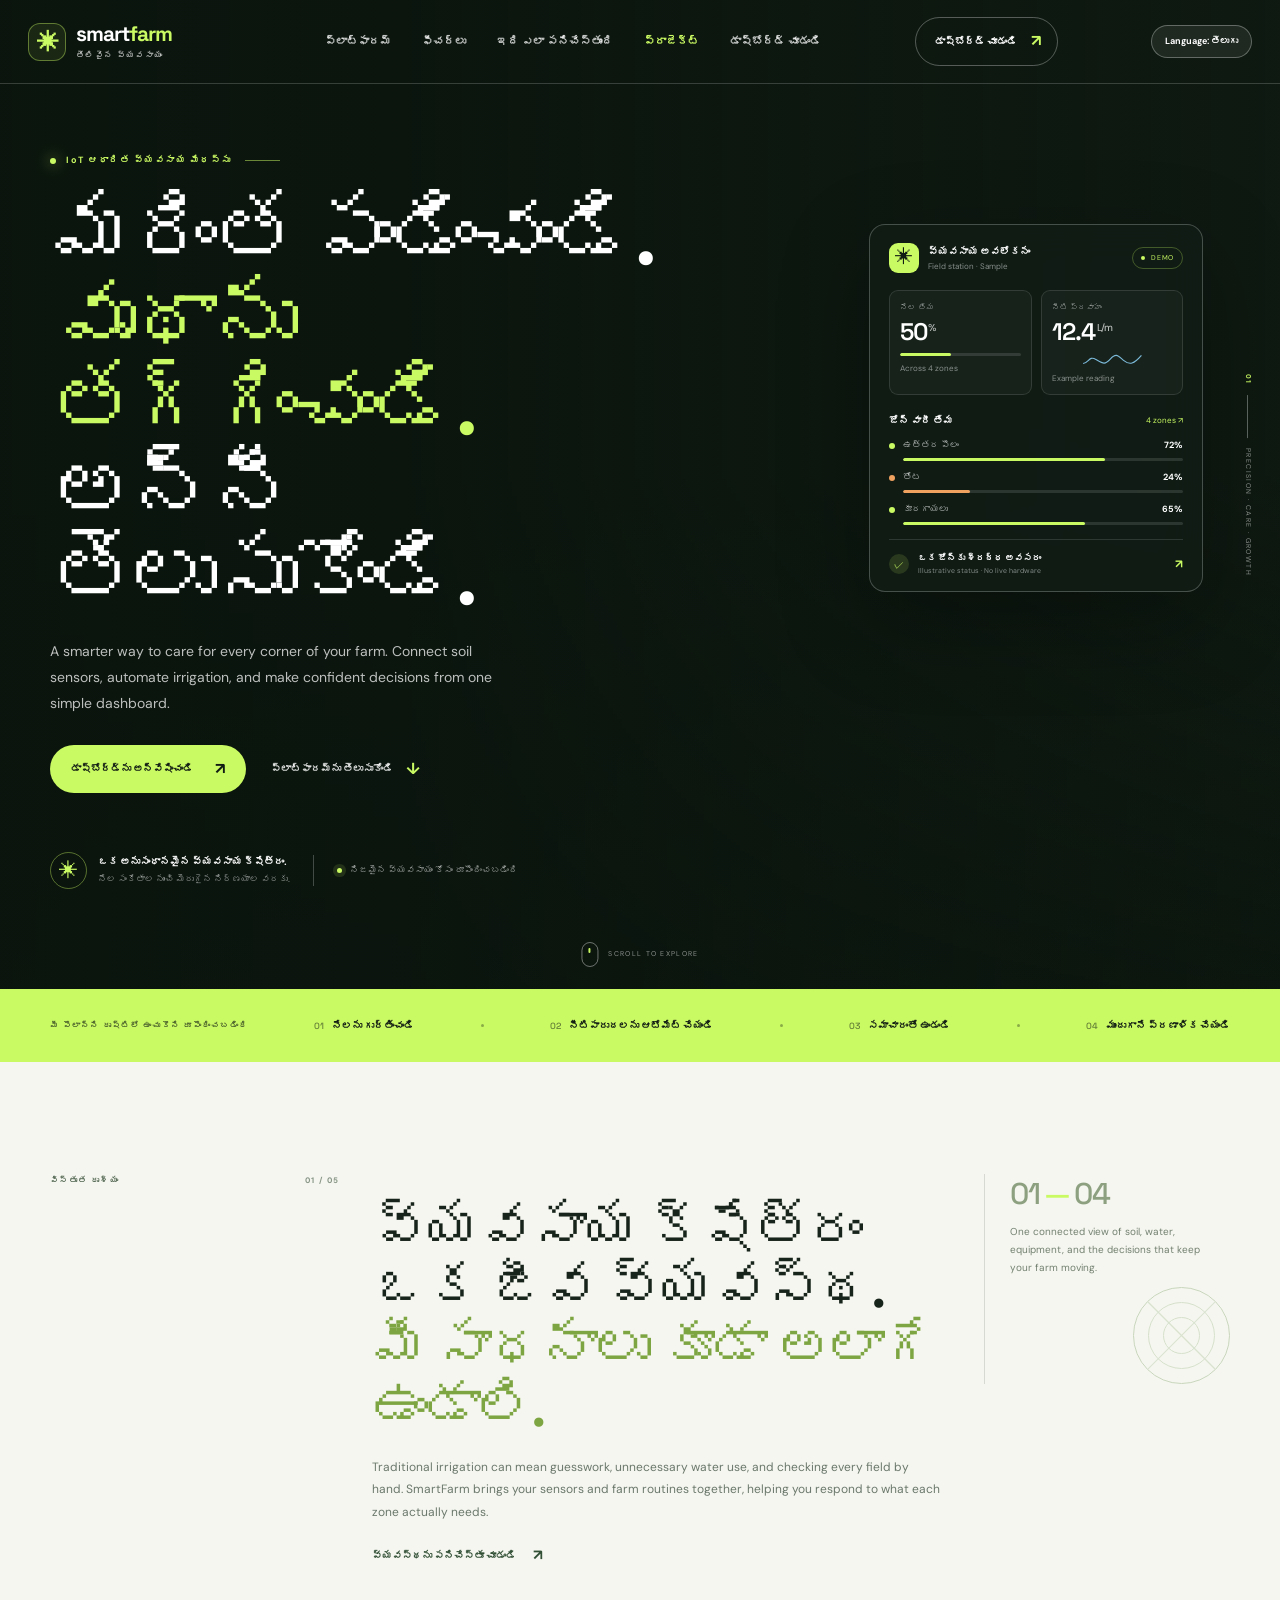
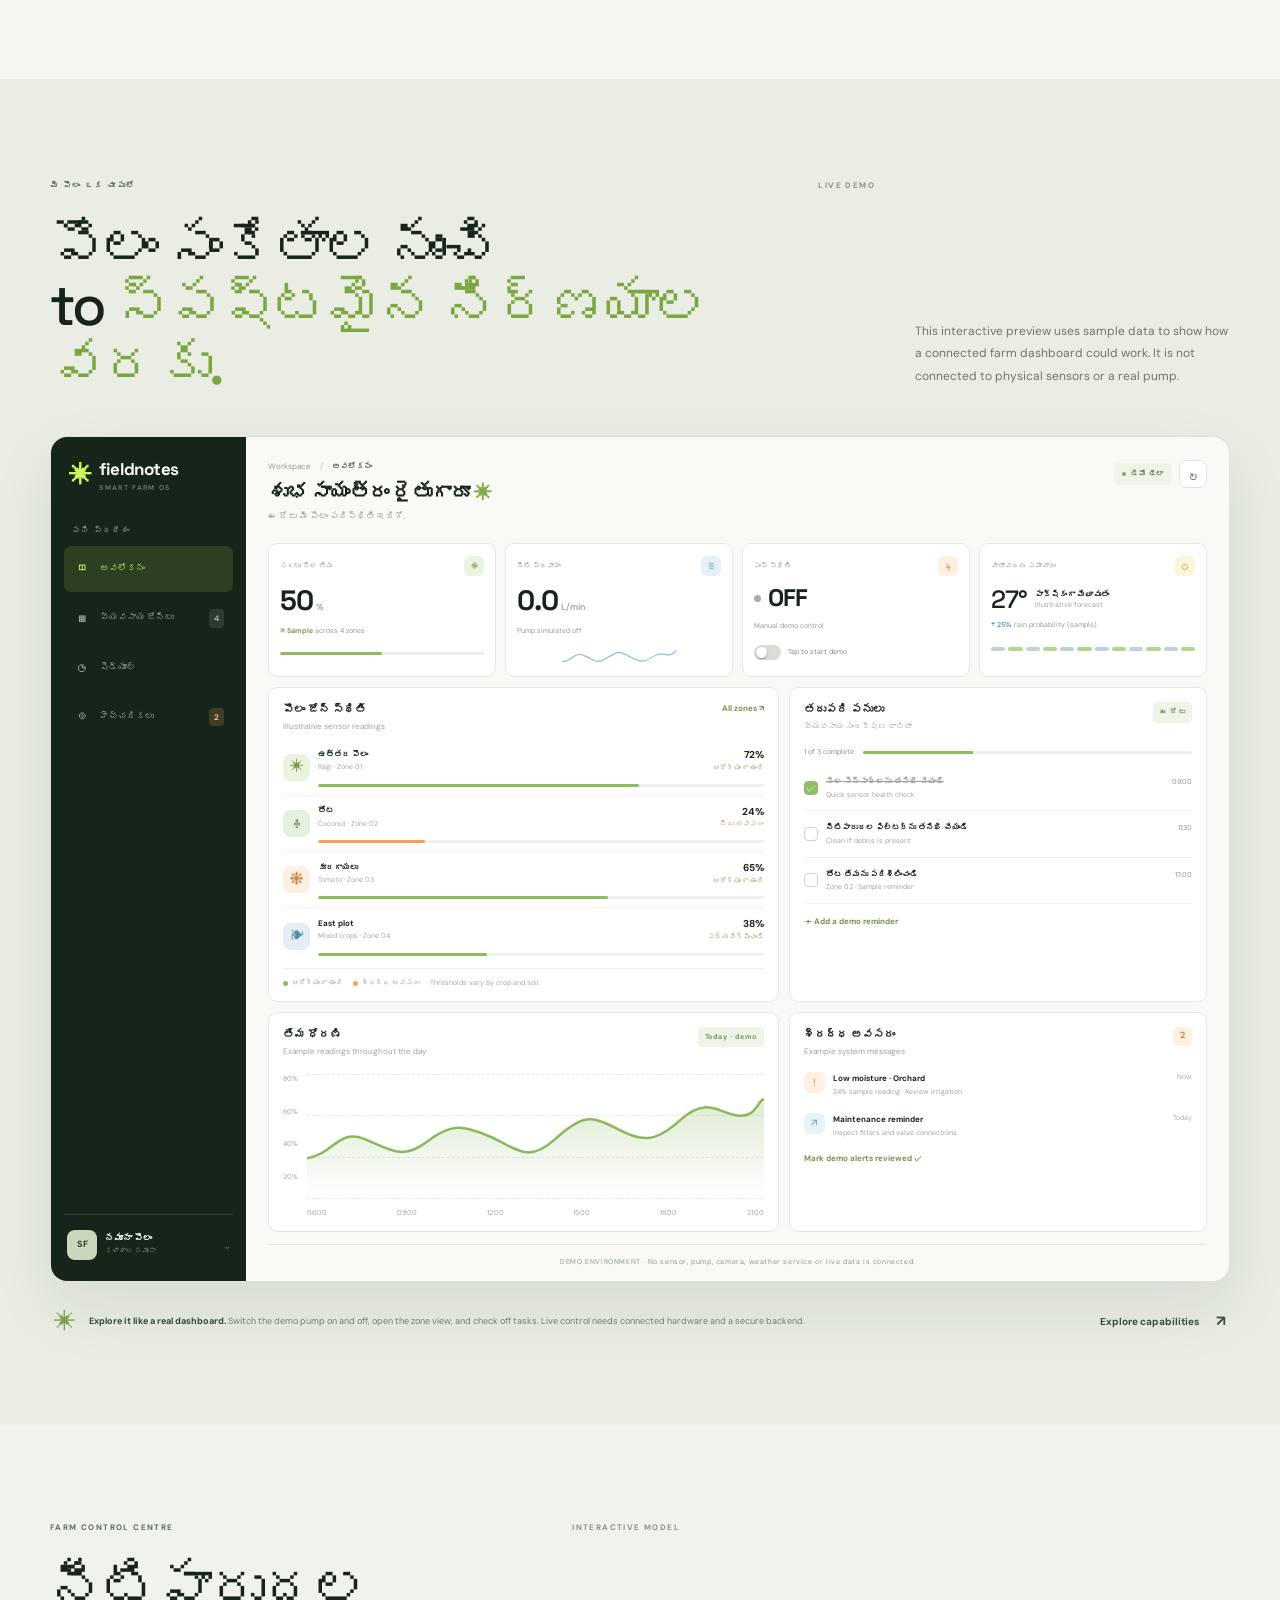
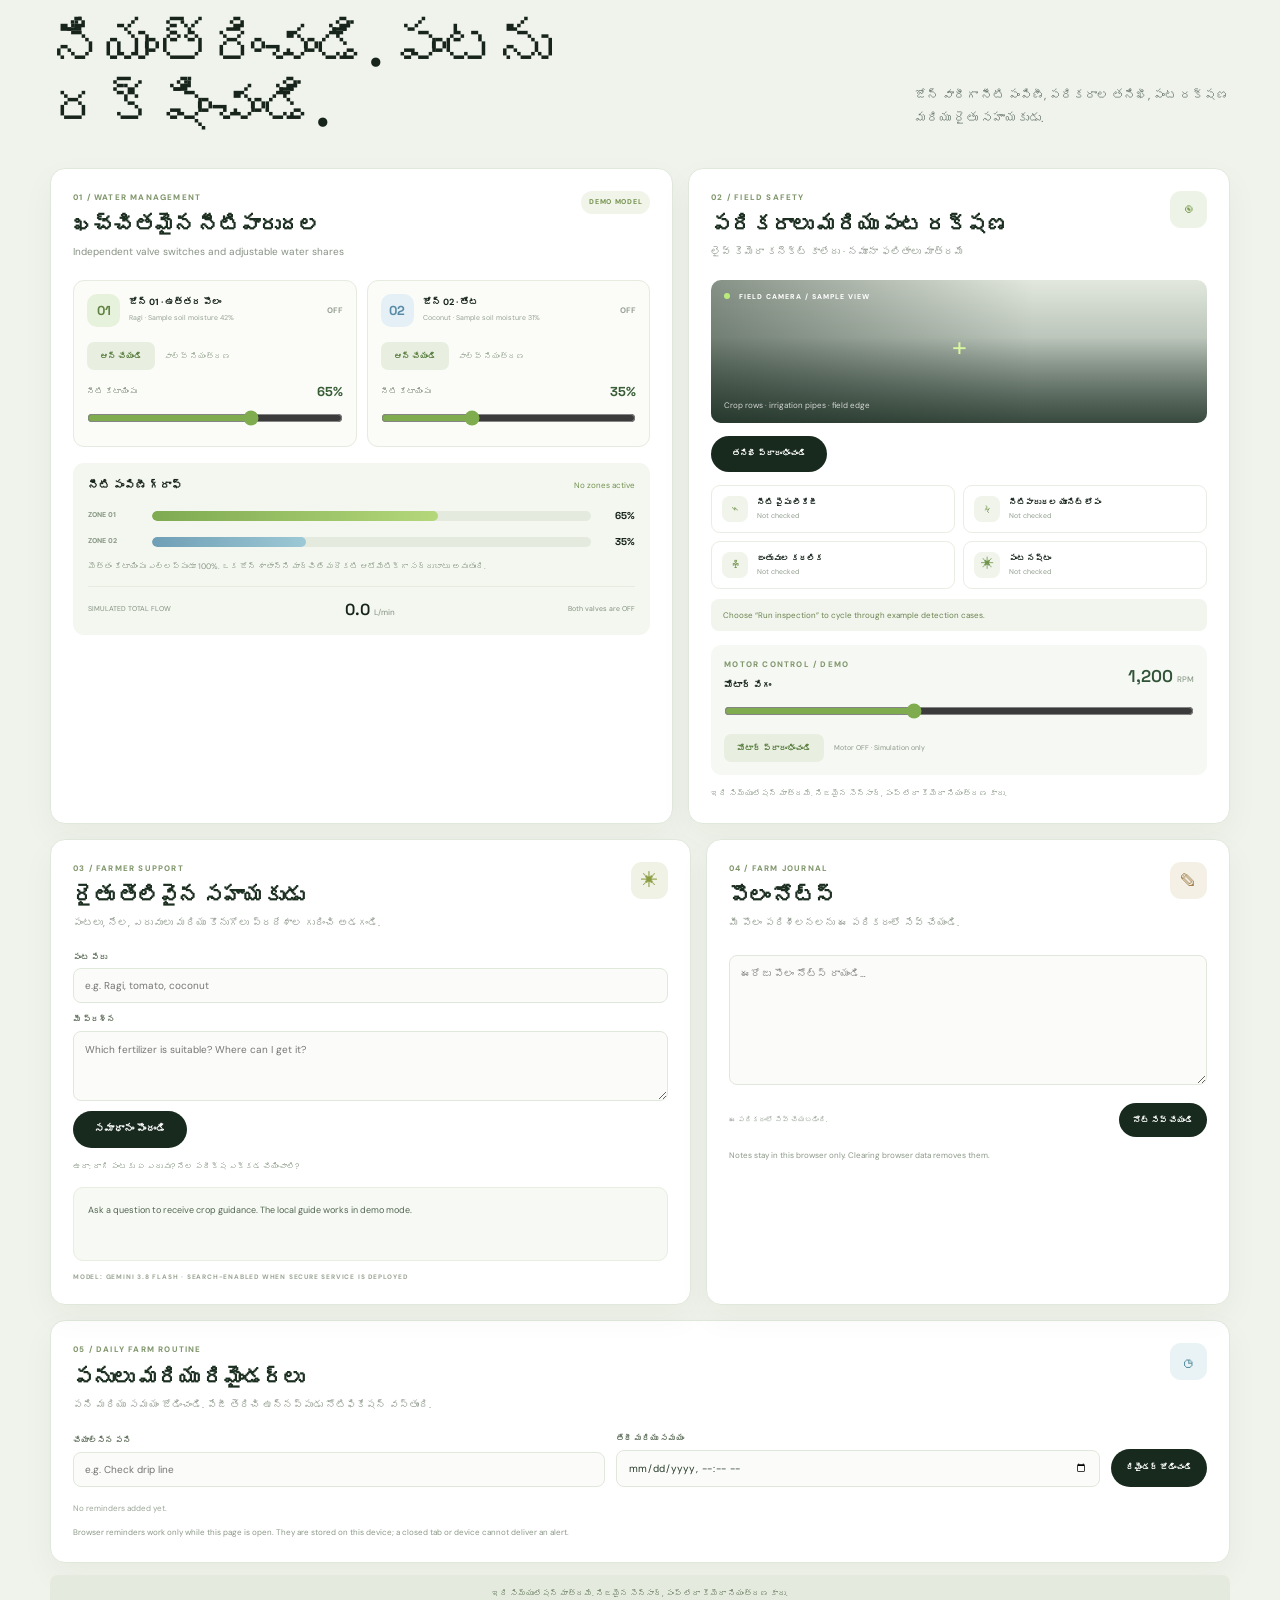
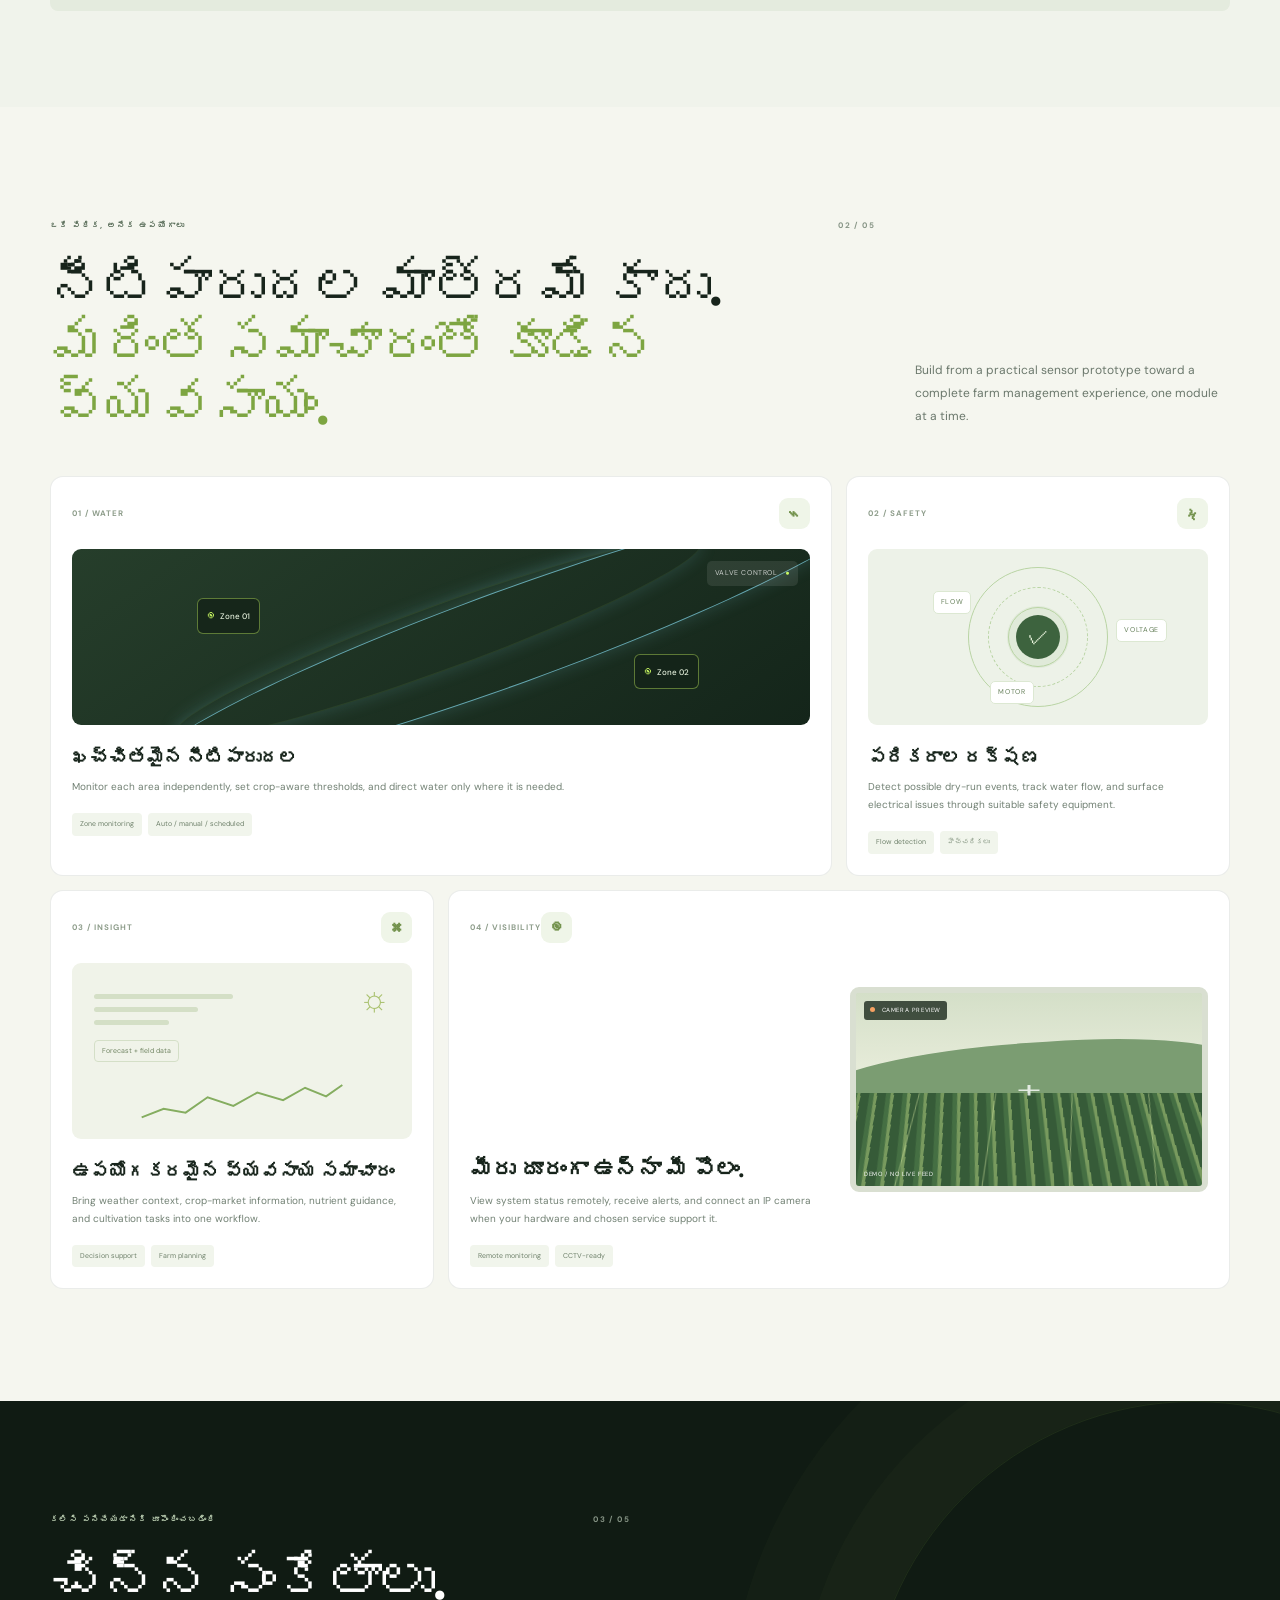
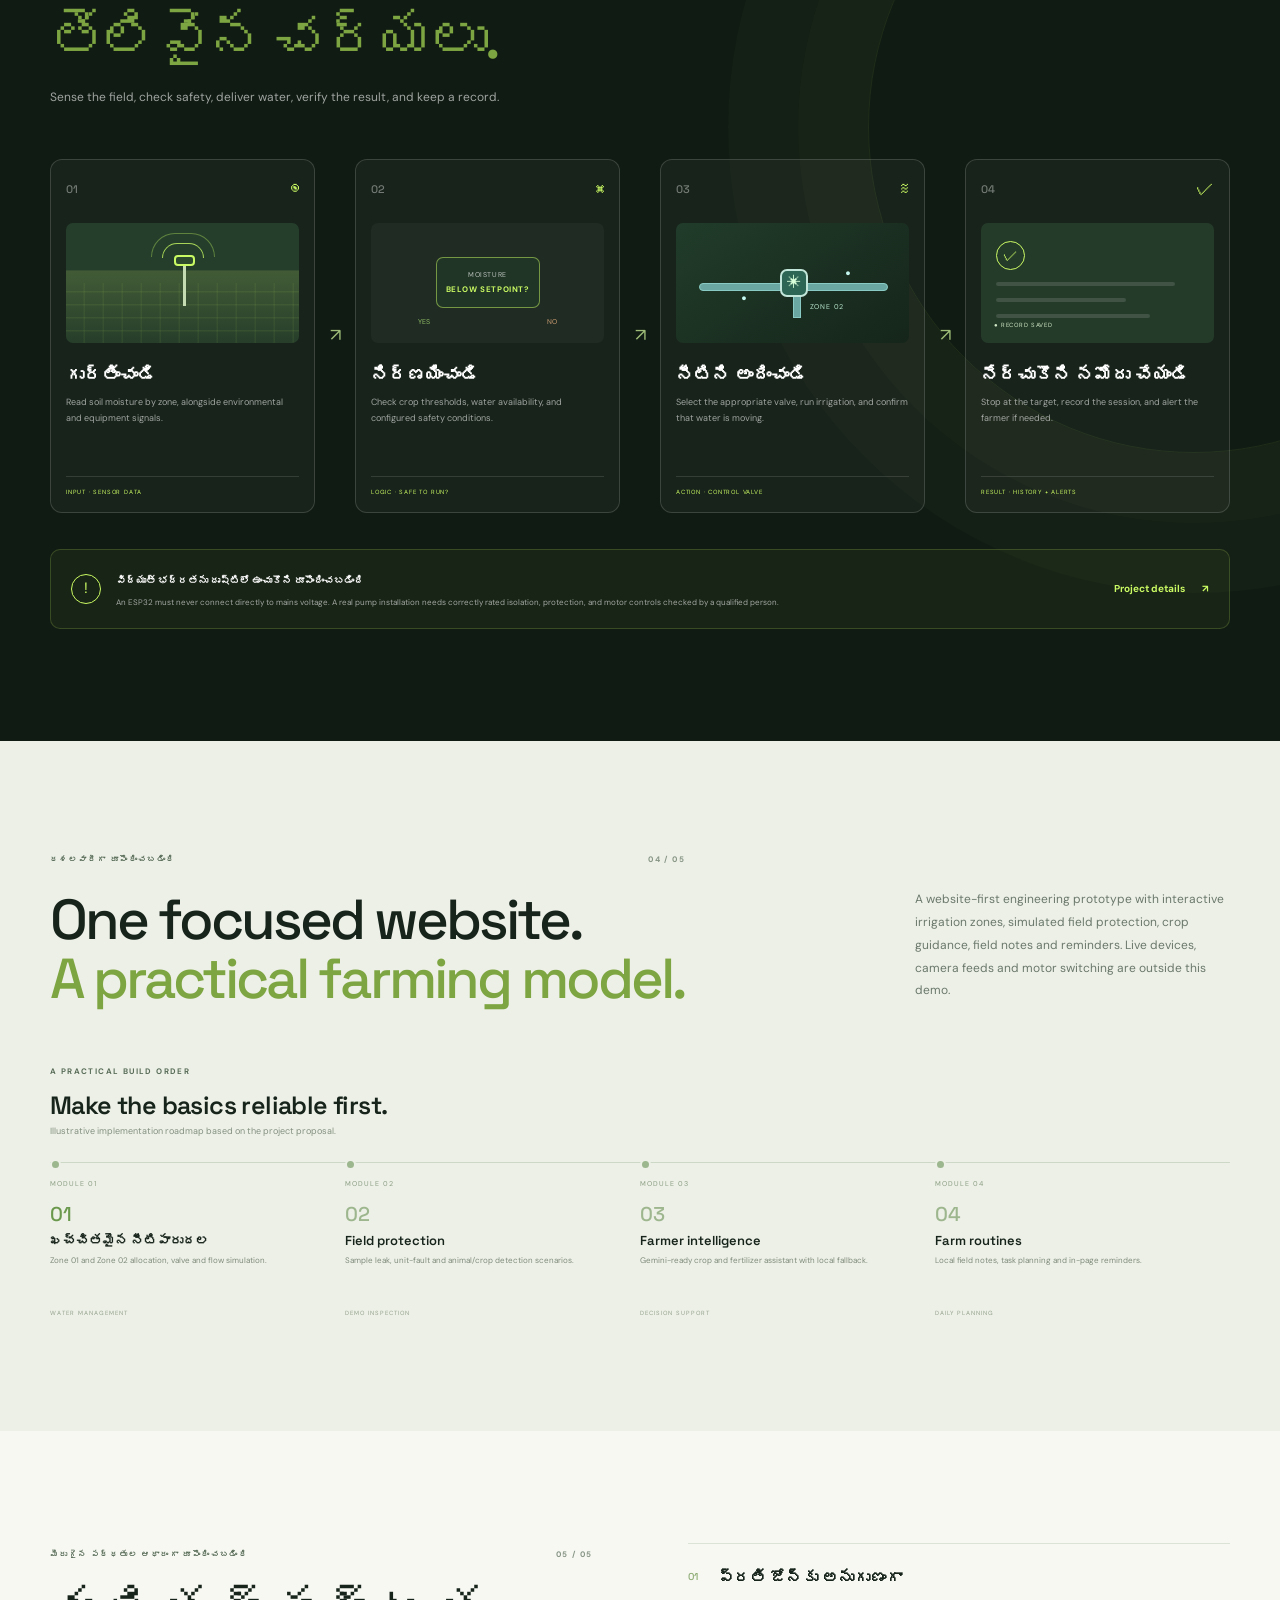
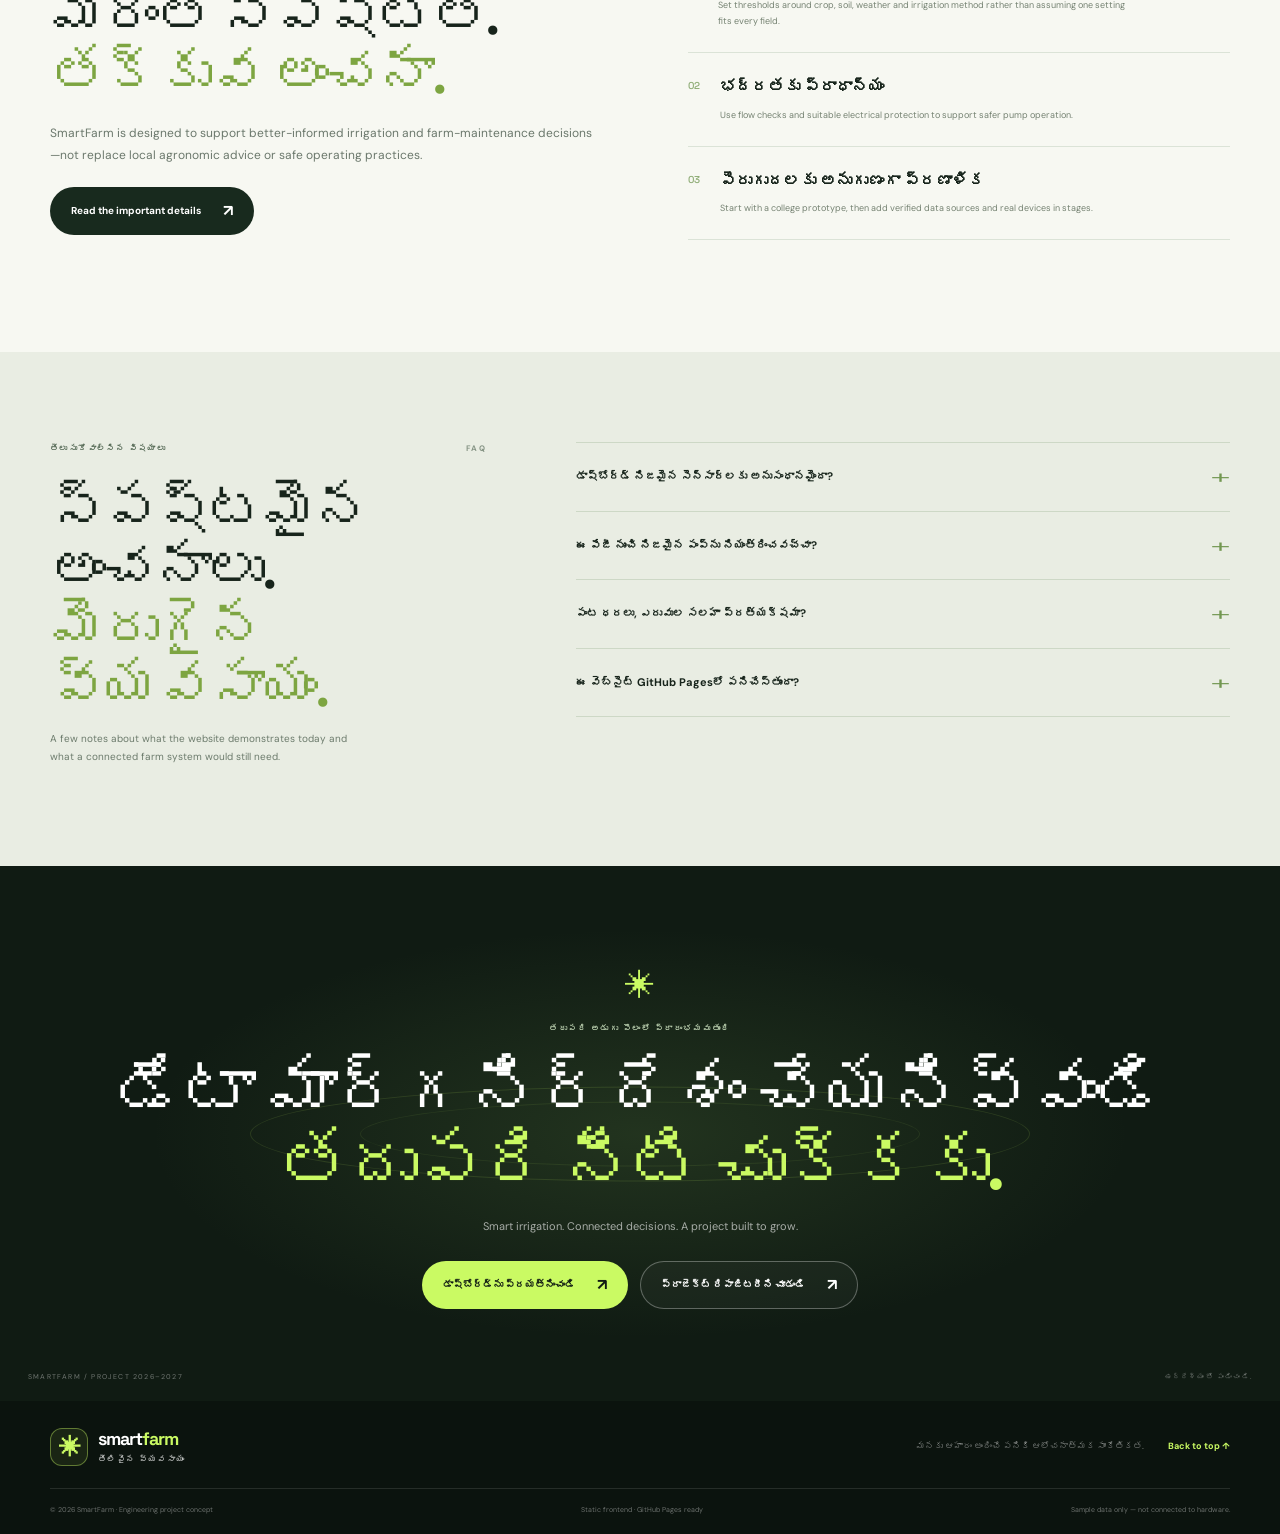
<file: te.html>
<!doctype html>
<html lang="te">
<head>
  <meta charset="utf-8">
  <meta name="viewport" content="width=device-width, initial-scale=1">
  <meta name="theme-color" content="#101b13">
  <meta name="description" content="SmartFarm connects IoT-based irrigation, farm-zone monitoring, equipment alerts, crop information and planning in one intelligent farm management platform.">
  <title>SmartFarm — మెరుగైన వ్యవసాయం</title>
  <link rel="preconnect" href="https://fonts.googleapis.com">
  <link rel="preconnect" href="https://fonts.gstatic.com" crossorigin>
  <link href="https://fonts.googleapis.com/css2?family=DM+Sans:wght@400;500;600;700&family=Space+Grotesk:wght@400;500;600;700&display=swap" rel="stylesheet">
  <link rel="stylesheet" href="style.css">
  <link rel="stylesheet" href="advanced.css">
  <script defer src="script.js"></script>
  <script defer src="static-locales.js"></script>
  <script defer src="advanced.js?v=20261124-gemini-translation"></script>
</head>
<body>
  <div class="progress"><span id="progressBar"></span></div>
  <header class="header" id="top">
    <a class="brand" href="#top" aria-label="SmartFarm home"><span class="brand-icon">✳</span><span>smart<span class="brand-lime">farm</span><small>INTELLIGENT AGRICULTURE</small></span></a>
    <nav class="nav" aria-label="Main navigation"><a href="#platform">Platform</a><a href="#features">Features</a><a href="#workflow">How it works</a><a href="#project">The project</a></nav>
    <a class="header-cta" href="#dashboard">Explore dashboard <b>↗</b></a>
    <button class="menu-toggle" id="menuToggle" aria-expanded="false" aria-label="Open menu"><span></span><span></span></button>
    <nav class="mobile-nav" id="mobileNav" aria-label="Mobile navigation"><a href="#platform">Platform</a><a href="#features">Features</a><a href="#workflow">How it works</a><a href="#project">The project</a><a href="#dashboard">Explore dashboard ↗</a></nav>
  </header>

  <main>
    <section class="hero">
      <div class="hero-photo" aria-hidden="true"></div><div class="hero-shade" aria-hidden="true"></div>
      <div class="container hero-inner">
        <div class="eyebrow appear"><i></i> IoT-POWERED FARM INTELLIGENCE <span></span></div>
        <h1 class="appear delay-1">Grow more.<br><em>Waste less.</em><br>Know everything.</h1>
        <p class="hero-copy appear delay-2">A smarter way to care for every corner of your farm. Connect soil sensors, automate irrigation, and make confident decisions from one simple dashboard.</p>
        <div class="hero-buttons appear delay-3"><a class="button button-lime" href="#dashboard">Explore the dashboard <b>↗</b></a><a class="quiet-link" href="#platform">Discover the platform <b>↓</b></a></div>
        <div class="hero-proof appear delay-3"><span class="proof-mark">✳</span><div><strong>One connected farm.</strong><small>From soil signals to smarter decisions.</small></div><i class="proof-divider"></i><span class="proof-note"><i></i> Built for real-world farming</span></div>
      </div>
      <aside class="hero-widget" aria-label="Illustrative farm readings">
        <div class="widget-head"><div class="widget-brand"><span>✳</span><div><b>Farm overview</b><small>Field station · Sample</small></div></div><span class="demo-tag"><i></i> DEMO</span></div>
        <div class="widget-stats"><div><small>Soil moisture</small><b><span id="heroMoisture">42</span><sup>%</sup></b><i class="tiny-meter"><u style="width:42%"></u></i><small>Across 4 zones</small></div><div><small>Water flow</small><b>12.4<sup> L/m</sup></b><svg class="tiny-chart" viewBox="0 0 100 24"><path d="M0 18 C10 17 10 4 22 11 S37 21 47 10 S60 5 70 13 S87 19 100 4"/></svg><small>Example reading</small></div></div>
        <div class="widget-section-title"><b>Moisture by zone</b><span>4 zones ↗</span></div>
        <div class="widget-zone"><i class="dot green"></i><span>North field</span><b>72%</b><div><u style="width:72%"></u></div></div>
        <div class="widget-zone"><i class="dot orange"></i><span>Orchard</span><b>24%</b><div><u style="width:24%"></u></div></div>
        <div class="widget-zone"><i class="dot green"></i><span>Vegetables</span><b>65%</b><div><u style="width:65%"></u></div></div>
        <div class="widget-note"><span>✓</span><div><b>One zone needs attention</b><small>Illustrative status · No live hardware</small></div><strong>↗</strong></div>
      </aside>
      <div class="hero-side-label"><span>01</span><i></i><span>PRECISION · CARE · GROWTH</span></div>
      <a class="scroll-cue" href="#platform"><i></i> SCROLL TO EXPLORE</a>
    </section>

    <div class="promise-strip"><div class="container promise-inner"><span>BUILT AROUND YOUR FARM</span><div><b>01</b> Sense the soil</div><i></i><div><b>02</b> Automate water</div><i></i><div><b>03</b> Stay informed</div><i></i><div><b>04</b> Plan ahead</div></div></div>

    <section class="section intro" id="platform"><div class="container intro-grid">
      <div class="kicker reveal"><span>THE BIGGER PICTURE</span><b>01 / 05</b></div>
      <div class="intro-copy reveal"><h2>A farm is a living system.<br><em>Your tools should be, too.</em></h2><p>Traditional irrigation can mean guesswork, unnecessary water use, and checking every field by hand. SmartFarm brings your sensors and farm routines together, helping you respond to what each zone actually needs.</p><a class="arrow-link" href="#workflow">See the system in action <b>↗</b></a></div>
      <aside class="intro-aside reveal"><b>01<span>—</span>04</b><p>One connected view of soil, water, equipment, and the decisions that keep your farm moving.</p><div class="rings" aria-hidden="true"><i></i><i></i><i></i></div></aside>
    </div></section>

    <section class="section dashboard-section" id="dashboard"><div class="container">
      <div class="section-head reveal"><div><div class="kicker"><span>YOUR FARM, AT A GLANCE</span><b>LIVE DEMO</b></div><h2>From field signals<br>to <em>clear decisions.</em></h2></div><p>This interactive preview uses sample data to show how a connected farm dashboard could work. It is not connected to physical sensors or a real pump.</p></div>
      <div class="dashboard reveal">
        <aside class="dash-side"><a class="dash-logo" href="#dashboard"><span>✳</span><div>fieldnotes<small>SMART FARM OS</small></div></a><div class="side-label">WORKSPACE</div>
          <button class="side-link active" data-view="overview"><span>◫</span> Overview</button><button class="side-link" data-view="zones"><span>▦</span> Farm zones <b>4</b></button><button class="side-link" data-view="schedule"><span>◷</span> Schedule</button><button class="side-link" data-view="alerts"><span>◎</span> Alerts <b class="alert-count">2</b></button>
          <div class="side-profile"><span>SF</span><div><b>Sample farm</b><small>College prototype</small></div><i>⌄</i></div>
        </aside>
        <div class="dash-main">
          <div class="dash-header"><div><div class="crumb">Workspace <span>/</span> <b id="viewTitle">Overview</b></div><h3>Good evening, farmer <span>✳</span></h3><p>Here’s a look at your farm today.</p></div><div class="dash-tools"><span class="sample-label"><i></i> DEMO DATA</span><button id="refreshDemo" aria-label="Refresh sample readings" title="Refresh sample readings">↻</button></div></div>
          <div class="metric-grid">
            <article class="metric"><div class="metric-label">Average soil moisture <span>◉</span></div><strong class="metric-number"><b id="averageMoisture">42</b><small>%</small></strong><p><b class="positive">↗ Sample</b> across 4 zones</p><div class="meter"><i id="averageMeter" style="width:42%"></i></div></article>
            <article class="metric"><div class="metric-label">Water flow <span class="blue-icon">≋</span></div><strong class="metric-number"><b id="flowValue">0.0</b><small> L/min</small></strong><p id="flowNote">Pump simulated off</p><svg class="metric-spark" viewBox="0 0 200 28"><path d="M0 22 C20 22 20 3 40 12 S60 27 80 15 S100 3 120 14 S145 23 162 12 S185 20 200 3"/></svg></article>
            <article class="metric"><div class="metric-label">Pump status <span class="orange-icon">ϟ</span></div><strong class="metric-number pump-number"><i id="pumpDot"></i><b id="pumpStatus">OFF</b></strong><p id="pumpNote">Manual demo control</p><div class="switch-row"><button id="pumpSwitch" class="switch" role="switch" aria-checked="false" aria-label="Toggle simulated pump"><i></i></button><span id="switchLabel">Tap to start demo</span></div></article>
            <article class="metric"><div class="metric-label">Weather snapshot <span class="sun-icon">☼</span></div><div class="weather"><strong>27°</strong><span><b>Partly cloudy</b><small>Illustrative forecast</small></span></div><p><b class="rain">☂ 25%</b> rain probability (sample)</p><div class="weather-bars"><i></i><i></i><i></i><i></i><i></i><i></i><i></i><i></i><i></i><i></i><i></i><i></i></div></article>
          </div>
          <div class="dash-panels">
            <article class="panel zones-panel"><div class="panel-head"><div><h4>Field zone status</h4><p>Illustrative sensor readings</p></div><button class="plain-link" data-open-zones>All zones ↗</button></div><div class="zone-list" id="zoneList">
              <div class="zone-row" data-zone="0"><span class="crop-icon leaf">✳</span><div class="zone-name"><b>North field</b><small>Ragi · Zone 01</small></div><div class="zone-value"><b>72%</b><small>Healthy</small></div><div class="zone-meter"><i style="width:72%"></i></div></div>
              <div class="zone-row needs-water" data-zone="1"><span class="crop-icon tree">♧</span><div class="zone-name"><b>Orchard</b><small>Coconut · Zone 02</small></div><div class="zone-value"><b>24%</b><small>Needs water</small></div><div class="zone-meter"><i style="width:24%"></i></div></div>
              <div class="zone-row" data-zone="2"><span class="crop-icon tomato">❋</span><div class="zone-name"><b>Vegetables</b><small>Tomato · Zone 03</small></div><div class="zone-value"><b>65%</b><small>Healthy</small></div><div class="zone-meter"><i style="width:65%"></i></div></div>
              <div class="zone-row" data-zone="3"><span class="crop-icon seed">❧</span><div class="zone-name"><b>East plot</b><small>Mixed crops · Zone 04</small></div><div class="zone-value"><b>38%</b><small>Monitor</small></div><div class="zone-meter"><i style="width:38%"></i></div></div>
            </div><div class="zone-key"><span><i class="green-key"></i> Healthy</span><span><i class="orange-key"></i> Needs attention</span><small>Thresholds vary by crop and soil.</small></div></article>
            <article class="panel tasks-panel"><div class="panel-head"><div><h4>Up next</h4><p>Farm care checklist</p></div><span class="today-tag">TODAY</span></div><div class="task-progress"><span id="taskCount">1 of 3 complete</span><div><i id="taskBar" style="width:33%"></i></div></div>
              <label class="task-row"><input type="checkbox" class="task-check" checked><i></i><span><b>Check soil sensors</b><small>Quick sensor health check</small></span><time>09:00</time></label>
              <label class="task-row"><input type="checkbox" class="task-check"><i></i><span><b>Inspect irrigation filter</b><small>Clean if debris is present</small></span><time>11:30</time></label>
              <label class="task-row"><input type="checkbox" class="task-check"><i></i><span><b>Review orchard moisture</b><small>Zone 02 · Sample reminder</small></span><time>17:00</time></label>
              <button id="addTask" class="add-task">＋ Add a demo reminder</button>
            </article>
          </div>
          <div class="dash-panels bottom-panels">
            <article class="panel trend-panel"><div class="panel-head"><div><h4>Moisture trend</h4><p>Example readings throughout the day</p></div><span class="today-tag">Today · demo</span></div><div class="chart"><div class="chart-y"><span>80%</span><span>60%</span><span>40%</span><span>20%</span></div><div class="chart-main"><div class="chart-grid"><i></i><i></i><i></i><i></i></div><svg viewBox="0 0 600 160" preserveAspectRatio="none" aria-label="Example moisture trend"><defs><linearGradient id="areaFill" x1="0" x2="0" y1="0" y2="1"><stop offset="0" stop-color="#8cba62" stop-opacity=".28"/><stop offset="1" stop-color="#8cba62" stop-opacity="0"/></linearGradient></defs><path class="chart-area" d="M0 108 C35 102 42 70 75 83 S125 111 157 87 S205 65 240 80 S290 115 325 84 S371 52 405 69 S455 90 490 59 S540 50 565 53 S590 36 600 32 L600 160 L0 160Z"/><path class="chart-stroke" d="M0 108 C35 102 42 70 75 83 S125 111 157 87 S205 65 240 80 S290 115 325 84 S371 52 405 69 S455 90 490 59 S540 50 565 53 S590 36 600 32"/></svg><div class="chart-x"><span>06:00</span><span>09:00</span><span>12:00</span><span>15:00</span><span>18:00</span><span>21:00</span></div></div></div></article>
            <article class="panel alerts-panel"><div class="panel-head"><div><h4>Attention needed</h4><p>Example system messages</p></div><span class="alert-number" id="alertNumber">2</span></div><div class="alert-row"><i class="alert-icon">!</i><div><b>Low moisture · Orchard</b><small>24% sample reading · Review irrigation</small></div><time>Now</time></div><div class="alert-row"><i class="alert-icon blue-alert">↗</i><div><b>Maintenance reminder</b><small>Inspect filters and valve connections</small></div><time>Today</time></div><button class="plain-link" id="clearAlerts">Mark demo alerts reviewed ✓</button></article>
          </div>
          <div class="dash-disclaimer">DEMO ENVIRONMENT · No sensor, pump, camera, weather service or live data is connected.</div>
        </div>
      </div>
      <div class="demo-note reveal"><span>✳</span><p><b>Explore it like a real dashboard.</b> Switch the demo pump on and off, open the zone view, and check off tasks. Live control needs connected hardware and a secure backend.</p><a class="arrow-link" href="#features">Explore capabilities <b>↗</b></a></div>
    </div></section>

    <section class="section feature-section" id="features"><div class="container">
      <div class="section-head reveal"><div><div class="kicker"><span>ONE PLATFORM, MANY USES</span><b>02 / 05</b></div><h2>Not just irrigation.<br><em>A better-informed farm.</em></h2></div><p>Build from a practical sensor prototype toward a complete farm management experience, one module at a time.</p></div>
      <div class="feature-grid">
        <article class="feature-card feature-wide reveal"><div class="feature-card-top"><span>01 / WATER</span><b>⌁</b></div><div class="field-art" aria-hidden="true"><div class="field-grooves"></div><div class="water-orbit orbit-a"></div><div class="water-orbit orbit-b"></div><span class="sensor-pin pin-a">◉ <small>Zone 01</small></span><span class="sensor-pin pin-b">◉ <small>Zone 02</small></span><span class="valve-chip">VALVE CONTROL <i>●</i></span></div><h3>Precision irrigation</h3><p>Monitor each area independently, set crop-aware thresholds, and direct water only where it is needed.</p><div class="tags"><span>Zone monitoring</span><span>Auto / manual / scheduled</span></div></article>
        <article class="feature-card reveal"><div class="feature-card-top"><span>02 / SAFETY</span><b>ϟ</b></div><div class="safety-art" aria-hidden="true"><i></i><i></i><i></i><span>✓</span><small class="safety-a">FLOW</small><small class="safety-b">VOLTAGE</small><small class="safety-c">MOTOR</small></div><h3>Equipment protection</h3><p>Detect possible dry-run events, track water flow, and surface electrical issues through suitable safety equipment.</p><div class="tags"><span>Flow detection</span><span>Alerts</span></div></article>
        <article class="feature-card reveal"><div class="feature-card-top"><span>03 / INSIGHT</span><b>⌘</b></div><div class="insight-art" aria-hidden="true"><span>☼</span><div><i></i><i></i><i></i></div><small>Forecast + field data</small><svg viewBox="0 0 210 45"><path d="M0 36 L23 27 L46 31 L69 15 L96 24 L121 10 L148 18 L171 5 L193 14 L210 2"/></svg></div><h3>Useful farm intelligence</h3><p>Bring weather context, crop-market information, nutrient guidance, and cultivation tasks into one workflow.</p><div class="tags"><span>Decision support</span><span>Farm planning</span></div></article>
        <article class="feature-card camera-card reveal"><div class="camera-copy"><div class="feature-card-top"><span>04 / VISIBILITY</span><b>◉</b></div><h3>Your farm, even when you’re away.</h3><p>View system status remotely, receive alerts, and connect an IP camera when your hardware and chosen service support it.</p><div class="tags"><span>Remote monitoring</span><span>CCTV-ready</span></div></div><div class="camera-art" aria-label="Illustrative farm camera preview"><div class="sky"></div><div class="hills"></div><div class="camera-fields"><i></i><i></i><i></i><i></i></div><span class="camera-label"><i></i> CAMERA PREVIEW</span><span class="camera-cross">＋</span><small>DEMO / NO LIVE FEED</small></div></article>
      </div>
    </div></section>

    <section class="section workflow-section" id="workflow"><div class="container">
      <div class="workflow-intro reveal"><div class="kicker"><span>MADE TO WORK TOGETHER</span><b>03 / 05</b></div><h2>Small signals.<br><em>Smarter actions.</em></h2><p>Sense the field, check safety, deliver water, verify the result, and keep a record.</p></div>
      <div class="steps">
        <article class="step-card reveal"><div class="step-top"><span>01</span><b>◉</b></div><div class="step-art step-sensor"><div class="soil"></div><i class="sensor-stem"></i><i class="sensor-head"></i><i class="sensor-wave one"></i><i class="sensor-wave two"></i></div><h3>Sense</h3><p>Read soil moisture by zone, alongside environmental and equipment signals.</p><small>INPUT · SENSOR DATA</small></article><span class="step-arrow">↗</span>
        <article class="step-card reveal"><div class="step-top"><span>02</span><b>⌘</b></div><div class="step-art step-decide"><div class="decision">MOISTURE<br><strong>BELOW SETPOINT?</strong></div><span class="yes">YES</span><span class="no">NO</span></div><h3>Decide</h3><p>Check crop thresholds, water availability, and configured safety conditions.</p><small>LOGIC · SAFE TO RUN?</small></article><span class="step-arrow">↗</span>
        <article class="step-card reveal"><div class="step-top"><span>03</span><b>≋</b></div><div class="step-art step-water"><i class="pipe-h"></i><i class="pipe-v"></i><span class="pipe-valve">✳</span><span class="water-drop drop-one">●</span><span class="water-drop drop-two">●</span><small>ZONE 02</small></div><h3>Deliver</h3><p>Select the appropriate valve, run irrigation, and confirm that water is moving.</p><small>ACTION · CONTROL VALVE</small></article><span class="step-arrow">↗</span>
        <article class="step-card reveal"><div class="step-top"><span>04</span><b>✓</b></div><div class="step-art step-record"><span class="record-check">✓</span><i class="record-line line-1"></i><i class="record-line line-2"></i><i class="record-line line-3"></i><small>● RECORD SAVED</small></div><h3>Learn & log</h3><p>Stop at the target, record the session, and alert the farmer if needed.</p><small>RESULT · HISTORY + ALERTS</small></article>
      </div>
      <div class="safety-callout reveal"><span>!</span><div><b>Designed with electrical safety in mind</b><p>An ESP32 must never connect directly to mains voltage. A real pump installation needs correctly rated isolation, protection, and motor controls checked by a qualified person.</p></div><a class="arrow-link" href="#project">Project details <b>↗</b></a></div>
    </div></section>

    <section class="section project-section" id="project"><div class="container">
      <div class="section-head reveal"><div><div class="kicker"><span>ENGINEERED IN PHASES</span><b>04 / 05</b></div><h2>Start with a prototype.<br><em>Design for what’s next.</em></h2></div><p>The college project can begin with a small, safe demonstration and expand as hardware, data sources, and application services become available.</p></div>
      <div class="architecture reveal"><div class="architecture-head"><div><small>SYSTEM ARCHITECTURE</small><h3>Every layer has a role.</h3></div><span><i></i> CONCEPT VIEW</span></div><div class="architecture-flow"><div class="arch-node"><b>⌂</b><strong>Farmer</strong><small>Mobile / Web</small></div><span class="connector"><small>HTTPS / API</small><i></i></span><div class="arch-node cloud"><b>◌</b><strong>Application</strong><small>Logic · Data · Alerts</small></div><span class="connector"><small>Wi-Fi / MQTT</small><i></i></span><div class="arch-node controller"><b>ϟ</b><strong>ESP32</strong><small>Sensor decisions</small></div><span class="connector"><small>GPIO / drivers</small><i></i></span><div class="arch-node field"><b>⌁</b><strong>Farm devices</strong><small>Sensors · Valves · Pump</small></div></div><div class="arch-legend"><span><i></i> Hardware layer</span><span><i></i> Application layer</span><span><i></i> Communication</span></div></div>
      <div class="stack-grid"><article class="stack-card reveal"><span>01</span><b>ϟ</b><h3>IoT hardware</h3><p>ESP32, capacitive soil sensors, temperature/humidity, water-flow, water-level and suitable isolated voltage monitoring.</p><small>PHYSICAL LAYER</small></article><article class="stack-card reveal"><span>02</span><b>⌘</b><h3>Web + mobile</h3><p>A responsive website for this demo, with a future dashboard or Flutter app for connected controls and notifications.</p><small>USER EXPERIENCE</small></article><article class="stack-card reveal"><span>03</span><b>◌</b><h3>Backend + storage</h3><p>Future integration can use Firebase or a Node/Python API and a database for sensor data, irrigation history, users and alerts.</p><small>INTEGRATION LAYER</small></article></div>
      <div class="roadmap reveal"><div class="roadmap-head"><div class="kicker"><span>A PRACTICAL BUILD ORDER</span></div><h3>Make the basics reliable first.</h3><p>Illustrative implementation roadmap based on the project proposal.</p></div><div class="roadmap-grid"><article><small>PHASE 01</small><b>✓</b><h4>Sense & display</h4><p>ESP32, sensor input, sample dashboard.</p><label>FOUNDATION</label></article><article><small>PHASE 02</small><b>02</b><h4>Automate zones</h4><p>Multiple sensors, safe motor control, and valves.</p><label>IRRIGATION</label></article><article><small>PHASE 03</small><b>03</b><h4>Add protection</h4><p>Flow, current, voltage protection and alerts.</p><label>SAFETY</label></article><article><small>PHASE 04</small><b>04</b><h4>Connect farm data</h4><p>Weather, crop info, scheduling and CCTV service.</p><label>EXPANSION</label></article></div></div>
    </div></section>

    <section class="section principles"><div class="container principles-grid"><div class="principles-copy reveal"><div class="kicker"><span>BUILT AROUND BETTER PRACTICE</span><b>05 / 05</b></div><h2>More visibility.<br><em>Less guesswork.</em></h2><p>SmartFarm is designed to support better-informed irrigation and farm-maintenance decisions—not replace local agronomic advice or safe operating practices.</p><a class="button button-dark" href="#faq">Read the important details <b>↗</b></a></div><div class="principle-list reveal"><article><span>01</span><div><b>Zone by zone</b><p>Set thresholds around crop, soil, weather and irrigation method rather than assuming one setting fits every field.</p></div></article><article><span>02</span><div><b>Safety first</b><p>Use flow checks and suitable electrical protection to support safer pump operation.</p></div></article><article><span>03</span><div><b>Plan as you grow</b><p>Start with a college prototype, then add verified data sources and real devices in stages.</p></div></article></div></div></section>

    <section class="section faq-section" id="faq"><div class="container faq-grid"><div class="reveal"><div class="kicker"><span>GOOD TO KNOW</span><b>FAQ</b></div><h2>Clear expectations.<br><em>Better farming.</em></h2><p>A few notes about what the website demonstrates today and what a connected farm system would still need.</p></div><div class="faq-list reveal">
      <details><summary>Is the dashboard connected to real sensors?<span>＋</span></summary><p>No. This is an interactive frontend prototype with illustrative values. Live readings require installed hardware, a data connection, and a backend or IoT service.</p></details>
      <details><summary>Can I control a real pump from this page?<span>＋</span></summary><p>No. The pump switch is a visual simulation only. Secure authentication, backend commands, hardware interlocks, and professionally checked electrical protection are required before live control.</p></details>
      <details><summary>Are crop prices and fertilizer advice live?<span>＋</span></summary><p>No live agricultural-market feed or agronomy service is configured. Current prices need a reliable licensed source. Recommendations should account for crop, soil, growth stage, region and local agricultural guidance.</p></details>
      <details><summary>Can this website run on GitHub Pages?<span>＋</span></summary><p>Yes. The frontend uses static HTML, CSS and JavaScript. GitHub Actions can publish it without a separate application server.</p></details>
    </div></div></section>

    <section class="final-cta"><div class="cta-orbit orbit-a"></div><div class="cta-orbit orbit-b"></div><div class="container cta-content reveal"><span class="cta-mark">✳</span><small>THE NEXT STEP STARTS IN THE FIELD</small><h2>Let the data guide<br><em>the next drop.</em></h2><p>Smart irrigation. Connected decisions. A project built to grow.</p><div class="cta-buttons"><a class="button button-lime" href="#dashboard">Try the dashboard <b>↗</b></a><a class="button button-outline" href="https://github.com/shreyas2006R/smart-farming" target="_blank" rel="noreferrer">View project repository <b>↗</b></a></div></div><div class="cta-footer"><span>SMARTFARM / PROJECT 2026–2027</span><span>GROW WITH INTENTION.</span></div></section>
  </main>
  <footer class="footer"><div class="container footer-top"><a class="brand" href="#top"><span class="brand-icon">✳</span><span>smart<span class="brand-lime">farm</span><small>INTELLIGENT AGRICULTURE</small></span></a><p>Thoughtful technology for the work that feeds us.</p><a href="#top">Back to top ↑</a></div><div class="container footer-bottom"><span>© <span id="year">2026</span> SmartFarm · Engineering project concept</span><span>Static frontend · GitHub Pages ready</span><span>Sample data only — not connected to hardware.</span></div></footer>
  <div class="toast" id="toast" role="status" aria-live="polite"><span>✳</span><p id="toastMessage">Demo updated.</p><button id="toastClose" aria-label="Dismiss notification">×</button></div>
  <dialog class="zone-dialog" id="zoneDialog"><div class="dialog-head"><div><small>FARM ZONES / DEMO</small><h3>Zone details</h3></div><button id="closeDialog" aria-label="Close zone details">×</button></div><p>Sample moisture readings for demonstration. Actual thresholds depend on crop, soil and conditions.</p><div id="dialogZones"></div><button class="button button-dark dialog-done" id="dialogDone">Done <b>✓</b></button></dialog>
</body>
</html>
</file>
<file: style.css>
:root{--forest:#101b13;--forest2:#1b2d20;--lime:#cafa63;--paper:#f5f6ef;--muted:#6f7d70;--ink:#17241b;--line:rgba(25,44,29,.14);--orange:#efa15f;--blue:#75b9d7;--display:'Space Grotesk',sans-serif;--body:'DM Sans',sans-serif;--ease:cubic-bezier(.2,.72,.2,1)}
*{box-sizing:border-box}html{scroll-behavior:smooth;scroll-padding-top:86px}body{margin:0;background:var(--paper);color:var(--ink);font:15px/1.55 var(--body);overflow-x:hidden}body.menu-open{overflow:hidden}a{color:inherit;text-decoration:none}button,input{font:inherit}button{cursor:pointer}button:focus-visible,a:focus-visible,input:focus-visible,summary:focus-visible{outline:3px solid #91c65a;outline-offset:3px}::selection{background:var(--lime);color:var(--forest)}.container{width:min(1180px,calc(100% - 56px));margin-inline:auto}.progress{position:fixed;inset:0 0 auto;height:3px;z-index:120;pointer-events:none}.progress span{display:block;width:0;height:100%;background:var(--lime)}
.header{height:84px;padding:0 max(28px,calc((100vw - 1320px)/2));position:absolute;z-index:50;inset:0 0 auto;display:flex;align-items:center;justify-content:space-between;color:white;border-bottom:1px solid rgba(255,255,255,.18)}.brand{display:flex;align-items:center;gap:10px;font:700 21px/1 var(--display);letter-spacing:-1px;flex-shrink:0}.brand-icon{width:38px;height:38px;border:1px solid rgba(202,250,99,.4);border-radius:12px;display:grid;place-items:center;color:var(--lime);background:rgba(202,250,99,.08);font-size:22px}.brand small{display:block;font:600 8px var(--body);letter-spacing:1.35px;color:rgba(255,255,255,.62);margin-top:6px}.brand-lime{color:var(--lime)}.nav{display:flex;gap:31px;margin-left:60px}.nav a{font-size:11px;font-weight:600;color:rgba(255,255,255,.76);transition:color .2s}.nav a:hover{color:var(--lime)}.header-cta{display:flex;align-items:center;gap:14px;border:1px solid rgba(255,255,255,.3);border-radius:40px;padding:11px 16px 11px 19px;font-size:10px;font-weight:700;transition:.2s}.header-cta b{font-size:16px;color:var(--lime)}.header-cta:hover{background:var(--lime);border-color:var(--lime);color:var(--forest)}.header-cta:hover b{color:var(--forest)}.menu-toggle,.mobile-nav{display:none}
.hero{position:relative;min-height:755px;background:var(--forest);color:white;isolation:isolate;overflow:hidden;padding:154px 0 100px}.hero-photo,.hero-shade{position:absolute;inset:0;z-index:-2}.hero-photo{background:url('https://images.unsplash.com/photo-1500382017468-9049fed747ef?auto=format&fit=crop&w=2200&q=85') center 54%/cover;animation:photoSettle 1.8s var(--ease) both}.hero-shade{z-index:-1;background:linear-gradient(90deg,rgba(11,21,14,.97),rgba(11,21,14,.9) 32%,rgba(11,21,14,.56) 63%,rgba(11,21,14,.25)),linear-gradient(0deg,rgba(11,21,14,.72),transparent 52%)}.hero-inner{position:relative;z-index:2}.eyebrow,.kicker{display:flex;align-items:center;justify-content:space-between;gap:10px;font-size:9px;letter-spacing:1.5px;font-weight:700}.eyebrow{justify-content:flex-start;color:var(--lime);animation:rise .7s .12s both}.eyebrow i,.proof-note i,.demo-tag i,.sample-label i{width:6px;height:6px;border-radius:50%;background:var(--lime);box-shadow:0 0 14px rgba(202,250,99,.8);display:inline-block}.eyebrow span{width:35px;height:1px;background:rgba(202,250,99,.5);margin-left:3px}.hero h1{font:500 clamp(60px,6.7vw,91px)/.99 var(--display);letter-spacing:-5px;margin:25px 0 22px;max-width:650px;animation:rise .8s .2s both}.hero h1 em,.section h2 em,.cta-content h2 em{font-style:normal;color:var(--lime)}.hero-copy{max-width:450px;font-size:14px;line-height:1.85;color:rgba(255,255,255,.73);margin:0 0 28px;animation:rise .8s .32s both}.hero-buttons{display:flex;align-items:center;gap:25px;animation:rise .8s .42s both}.button{display:inline-flex;align-items:center;justify-content:space-between;gap:22px;border:1px solid transparent;border-radius:40px;min-height:48px;padding:0 20px;font-size:10px;font-weight:700;transition:transform .23s var(--ease),background .23s,border .23s,color .23s;white-space:nowrap}.button:hover{transform:translateY(-3px)}.button b{font-size:16px}.button-lime{background:var(--lime);color:var(--forest)}.button-lime:hover{background:#ddff99}.button-dark{background:#182a1e;color:white}.button-dark:hover{background:#304f36}.button-outline{border-color:rgba(255,255,255,.3);background:rgba(255,255,255,.03);color:white}.button-outline:hover{border-color:var(--lime);color:var(--lime)}.quiet-link{font-size:10px;font-weight:700;color:rgba(255,255,255,.85);display:flex;align-items:center;gap:13px}.quiet-link b{font-size:16px;color:var(--lime);transition:transform .2s}.quiet-link:hover b{transform:translateY(3px)}.hero-proof{display:flex;align-items:center;gap:11px;margin-top:59px;animation:rise .8s .53s both}.proof-mark{width:37px;height:37px;border:1px solid rgba(202,250,99,.4);color:var(--lime);border-radius:50%;display:grid;place-items:center;font-size:19px}.hero-proof>div{display:flex;flex-direction:column;gap:4px}.hero-proof strong{font-size:10px}.hero-proof small{font-size:9px;color:rgba(255,255,255,.57)}.proof-divider{height:31px;width:1px;background:rgba(255,255,255,.23);margin:0 12px}.proof-note{font-size:9px;color:rgba(255,255,255,.65);display:flex;align-items:center;gap:8px}.proof-note i{width:5px;height:5px;box-shadow:0 0 0 4px rgba(202,250,99,.12)}.hero-widget{position:absolute;z-index:3;right:max(6vw,calc((100vw - 1320px)/2));top:224px;width:334px;padding:18px 19px 0;border:1px solid rgba(255,255,255,.23);border-radius:16px;background:rgba(17,29,21,.82);backdrop-filter:blur(18px);box-shadow:0 30px 90px rgba(0,0,0,.3);animation:widgetEnter 1s .45s both,widgetFloat 7s 2s ease-in-out infinite}.widget-head,.widget-brand,.widget-stats,.widget-section-title{display:flex;align-items:center;justify-content:space-between}.widget-brand{justify-content:flex-start;gap:9px}.widget-brand>span{width:30px;height:30px;border-radius:9px;background:var(--lime);color:var(--forest);display:grid;place-items:center;font-size:18px}.widget-brand div{display:flex;flex-direction:column}.widget-brand b{font-size:10px}.widget-brand small{font-size:8px;color:rgba(255,255,255,.5)}.demo-tag{display:flex;align-items:center;gap:6px;padding:5px 8px;border-radius:30px;border:1px solid rgba(202,250,99,.28);font-size:7px;letter-spacing:.7px;color:var(--lime)}.demo-tag i,.sample-label i{width:4px;height:4px;box-shadow:none}.widget-stats{gap:9px;margin-top:17px;align-items:stretch}.widget-stats>div{flex:1;border:1px solid rgba(255,255,255,.12);border-radius:9px;background:rgba(255,255,255,.03);padding:10px 10px 9px;min-width:0}.widget-stats small{display:block;font-size:8px;color:rgba(255,255,255,.5)}.widget-stats b{display:block;font:600 24px var(--display);letter-spacing:-1px;margin:3px 0 6px}.widget-stats sup{font:500 10px var(--body);color:rgba(255,255,255,.7)}.tiny-meter{display:block;height:3px;background:rgba(255,255,255,.12);border-radius:3px;margin-bottom:6px;overflow:hidden}.tiny-meter u{display:block;height:100%;background:var(--lime);border-radius:3px}.tiny-chart{display:block;height:14px;width:100%;margin:5px 0}.tiny-chart path{fill:none;stroke:#7cb9d9;stroke-width:2}.widget-section-title{margin:18px 0 11px}.widget-section-title b{font-size:10px}.widget-section-title span{font-size:8px;color:var(--lime)}.widget-zone{display:grid;grid-template-columns:7px 1fr auto;gap:7px;align-items:center;font-size:9px;color:rgba(255,255,255,.74);margin:10px 0}.widget-zone>b{font-size:9px;color:#fff}.dot{width:6px;height:6px;border-radius:50%}.green{background:var(--lime)}.orange{background:var(--orange)}.widget-zone>div{grid-column:2/4;height:3px;background:rgba(255,255,255,.12);border-radius:3px;overflow:hidden;margin-top:-2px}.widget-zone u{display:block;height:100%;background:var(--lime);border-radius:3px}.widget-zone:nth-of-type(5)>div u{background:var(--orange)}.widget-note{display:flex;align-items:center;gap:9px;border-top:1px solid rgba(255,255,255,.13);padding:12px 0 14px;margin-top:14px}.widget-note>span{width:20px;height:20px;border-radius:50%;background:rgba(202,250,99,.14);color:var(--lime);display:grid;place-items:center;font-size:10px}.widget-note div{display:flex;flex:1;flex-direction:column}.widget-note b{font-size:9px}.widget-note small{font-size:7px;color:rgba(255,255,255,.49)}.widget-note>strong{color:var(--lime);font-size:12px}.hero-side-label{position:absolute;right:27px;top:48%;transform:translateY(-50%);writing-mode:vertical-rl;display:flex;align-items:center;gap:10px;font-size:7px;letter-spacing:1.4px;color:rgba(255,255,255,.53)}.hero-side-label span:first-child{color:var(--lime);font-weight:700}.hero-side-label i{height:43px;width:1px;background:rgba(255,255,255,.34)}.scroll-cue{position:absolute;bottom:22px;left:50%;transform:translateX(-50%);display:flex;align-items:center;gap:10px;font-size:7px;letter-spacing:1.3px;color:rgba(255,255,255,.52)}.scroll-cue i{width:17px;height:25px;border:1px solid rgba(255,255,255,.4);border-radius:12px;position:relative}.scroll-cue i:before{content:"";position:absolute;width:2px;height:5px;background:var(--lime);border-radius:2px;left:6px;top:5px;animation:scrollDot 1.5s infinite}
.promise-strip{background:var(--lime);color:var(--forest)}.promise-inner{min-height:73px;display:flex;align-items:center;justify-content:space-between;gap:15px}.promise-inner>span{font-size:8px;font-weight:700;letter-spacing:1.25px;opacity:.65}.promise-inner>div{font-size:10px;font-weight:700;display:flex;align-items:center;gap:8px;white-space:nowrap}.promise-inner b{font:500 9px var(--display);opacity:.55}.promise-inner>i{width:3px;height:3px;border-radius:50%;background:var(--forest);opacity:.35}
.section{padding:112px 0}.kicker{color:#596d59;font-size:8px;letter-spacing:1.4px}.kicker>b{font-size:8px;color:#879586;white-space:nowrap}.intro-grid{display:grid;grid-template-columns:1fr 2fr .85fr;gap:32px;align-items:start}.intro-copy h2,.section h2{font:500 clamp(42px,4.4vw,61px)/1.05 var(--display);letter-spacing:-3px;margin:25px 0 20px}.intro-copy h2 em,.section h2 em{color:#7da541}.intro-copy p,.section-head>p,.workflow-intro>p,.principles-copy>p{font-size:12px;line-height:1.9;color:#6b786c;max-width:570px;margin:0}.arrow-link{display:inline-flex;align-items:center;gap:17px;font-size:10px;font-weight:700;color:#325036;margin-top:20px}.arrow-link b{font-size:15px;transition:transform .2s}.arrow-link:hover b{transform:translate(3px,-3px)}.intro-aside{padding-left:25px;border-left:1px solid var(--line);position:relative;overflow:hidden;min-height:190px}.intro-aside>b{font:500 30px var(--display);color:#8da181;letter-spacing:-1px}.intro-aside>b span{color:var(--lime);margin:0 4px}.intro-aside p{font-size:10px;line-height:1.8;color:#738071;max-width:190px}.rings{width:97px;height:97px;margin:3px 0 0 auto;position:relative;border:1px solid #b6c9a8;border-radius:50%;display:grid;place-items:center;opacity:.7}.rings:before,.rings:after{content:"";position:absolute;border:1px solid #c8d7bc;border-radius:50%;inset:14px}.rings:after{inset:29px}.rings i{width:1px;height:100%;background:#ccdac2;position:absolute;transform:rotate(45deg)}.rings i+ i{transform:rotate(-45deg)}
.dashboard-section{background:#e9ede3;padding:100px 0 86px}.section-head{display:flex;align-items:flex-end;justify-content:space-between;gap:40px;margin-bottom:42px}.section-head h2{margin-bottom:0}.section-head>p{max-width:315px;margin-bottom:6px}.dashboard{display:grid;grid-template-columns:195px minmax(0,1fr);background:#f9faf6;border:1px solid rgba(28,52,33,.12);border-radius:17px;overflow:hidden;box-shadow:0 25px 65px rgba(24,44,29,.09)}.dash-side{background:#15251a;color:#fff;padding:21px 13px;display:flex;flex-direction:column;min-height:650px}.dash-logo{display:flex;align-items:center;gap:8px;font:700 17px var(--display);letter-spacing:-.6px;margin:0 5px 32px}.dash-logo>span{font-size:23px;color:var(--lime)}.dash-logo small{display:block;font:600 7px var(--body);letter-spacing:1.3px;color:rgba(255,255,255,.4);margin-top:3px}.side-label{padding:0 8px;font-size:8px;font-weight:700;letter-spacing:1.2px;color:rgba(255,255,255,.37);margin-bottom:10px}.side-link{width:100%;display:flex;align-items:center;gap:10px;text-align:left;border:0;background:transparent;color:rgba(255,255,255,.6);border-radius:7px;padding:11px 9px;font-size:9px;margin-bottom:4px;transition:background .2s,color .2s}.side-link>span{font-size:15px;width:17px;text-align:center}.side-link>b{font-size:8px;margin-left:auto;background:rgba(255,255,255,.1);padding:3px 5px;border-radius:4px}.side-link .alert-count{background:rgba(239,161,95,.2);color:#ffbb83}.side-link:hover{background:rgba(255,255,255,.06);color:#fff}.side-link.active{background:rgba(202,250,99,.12);color:var(--lime)}.side-profile{margin-top:auto;display:flex;align-items:center;gap:8px;border-top:1px solid rgba(255,255,255,.12);padding:15px 3px 0}.side-profile>span{width:30px;height:30px;border-radius:8px;background:#cbd7bd;color:#25422a;display:grid;place-items:center;font-size:9px;font-weight:800}.side-profile>div{display:flex;flex-direction:column;flex:1}.side-profile b{font-size:9px}.side-profile small{font-size:7px;color:rgba(255,255,255,.48)}.side-profile>i{font-size:12px;color:rgba(255,255,255,.5);font-style:normal}.dash-main{padding:23px 22px 13px;min-width:0}.dash-header{display:flex;align-items:flex-start;justify-content:space-between;gap:12px;margin-bottom:19px}.crumb{font-size:8px;color:#93a091;margin-bottom:7px}.crumb span{margin:0 7px;color:#b8c1b5}.crumb b{font-weight:600;color:#5b6d5d}.dash-header h3{font:600 20px var(--display);letter-spacing:-.7px;margin:0}.dash-header h3 span{color:#82a94c;font-size:18px}.dash-header p{font-size:9px;color:#829080;margin:5px 0 0}.dash-tools{display:flex;align-items:center;gap:7px}.sample-label{display:flex;align-items:center;gap:5px;padding:6px 8px;background:#eef4e8;border-radius:5px;color:#668151;font-size:7px;letter-spacing:.6px;font-weight:700;white-space:nowrap}.sample-label i{background:#80aa55}.dash-tools button{width:28px;height:28px;border-radius:7px;background:white;border:1px solid #e0e7da;color:#688066;font-size:17px;transition:transform .25s}.dash-tools button:hover{transform:rotate(45deg)}.metric-grid{display:grid;grid-template-columns:repeat(4,minmax(0,1fr));gap:9px}.metric{background:#fff;border:1px solid #e3e9df;border-radius:9px;padding:12px 11px 11px;min-width:0;overflow:hidden}.metric-label{display:flex;align-items:center;justify-content:space-between;gap:4px;font-size:7px;color:#788679}.metric-label>span{flex-shrink:0;display:grid;place-items:center;width:20px;height:20px;border-radius:6px;background:#eaf4df;color:#719745;font-size:13px}.metric-label .blue-icon{background:#e4f1f7;color:#5995b3}.metric-label .orange-icon{background:#fff0e1;color:#c4813b}.metric-label .sun-icon{background:#fff5d8;color:#bb9633}.metric-number{display:flex;align-items:baseline;gap:3px;font:600 28px var(--display);letter-spacing:-1px;margin:8px 0;line-height:1.2}.metric-number small{font:500 9px var(--body);color:#899588;letter-spacing:0}.metric p{font-size:7px;color:#909b8d;margin:0;min-height:13px}.metric .positive{color:#769b51}.meter{height:3px;background:#eef1ea;border-radius:4px;overflow:hidden;margin-top:13px}.meter i{height:100%;display:block;background:#8dbb60;border-radius:4px;transition:width .4s}.metric-spark{width:100%;height:16px;margin-top:10px;display:block}.metric-spark path{fill:none;stroke:#83bfdc;stroke-width:2}.pump-number{align-items:center;gap:7px;font-size:24px}.pump-number>i{width:7px;height:7px;border-radius:50%;background:#a8b0a6;display:inline-block}.pump-number.on>i{background:#7fbb51;box-shadow:0 0 0 4px #edf7e5}.switch-row{display:flex;align-items:center;gap:7px;margin-top:11px;font-size:7px;color:#7d887b}.switch{width:27px;height:15px;border:0;border-radius:20px;background:#d8ded5;padding:2px;display:flex;align-items:center;flex-shrink:0;transition:background .2s}.switch i{width:11px;height:11px;border-radius:50%;background:white;box-shadow:0 1px 2px #81907b;transition:transform .2s}.switch[aria-checked=true]{background:#8fba5f}.switch[aria-checked=true] i{transform:translateX(12px)}.weather{display:flex;gap:8px;align-items:center;margin:7px 0 5px}.weather>strong{font:500 25px var(--display);letter-spacing:-1px}.weather>span{display:flex;flex-direction:column}.weather b{font-size:8px}.weather small{font-size:7px;color:#98a296}.metric .rain{color:#5b9cbb}.weather-bars{display:flex;gap:3px;height:4px;margin-top:14px}.weather-bars i{flex:1;background:#bdd0dc;border-radius:2px}.weather-bars i:nth-child(2n){background:#b1d78e}.dash-panels{display:grid;grid-template-columns:1.1fr .9fr;gap:10px;margin-top:10px}.panel{background:white;border:1px solid #e3e9df;border-radius:9px;padding:14px 14px 12px;min-width:0}.panel-head{display:flex;align-items:flex-start;justify-content:space-between;gap:8px}.panel-head h4{margin:0;font:600 11px var(--display)}.panel-head p{font-size:8px;color:#9aa499;margin:4px 0 0}.plain-link{border:0;background:none;color:#73964e;font-size:8px;font-weight:700;white-space:nowrap;padding:0}.plain-link:hover{text-decoration:underline}.zone-list{margin-top:7px}.zone-row{display:grid;grid-template-columns:28px minmax(60px,1fr) 64px;gap:7px;align-items:center;padding:8px 0;border-bottom:1px solid #f0f2ec}.zone-row:last-child{border-bottom:0}.crop-icon{grid-row:span 2;display:grid;place-items:center;width:27px;height:27px;border-radius:8px;background:#eaf3df;color:#739849;font-size:14px}.crop-icon.tree{background:#e5f0de;color:#65934c}.crop-icon.tomato{background:#fff0e3;color:#cf8952}.crop-icon.seed{background:#e4eef4;color:#548ba6}.zone-name,.zone-value{display:flex;flex-direction:column;min-width:0}.zone-name b{font-size:8px;white-space:nowrap;overflow:hidden;text-overflow:ellipsis}.zone-name small{font-size:7px;color:#a0a99c;margin-top:2px}.zone-value{text-align:right}.zone-value b{font-size:10px}.zone-value small{font-size:7px;color:#7b9d58}.needs-water .zone-value small{color:#cc8747}.zone-meter{grid-column:2/4;height:3px;background:#eef2ea;border-radius:4px;overflow:hidden;margin-top:3px}.zone-meter i{display:block;height:100%;background:#8cbb60;border-radius:4px;transition:width .4s}.needs-water .zone-meter i{background:#f1a15c}.zone-key{display:flex;align-items:center;flex-wrap:wrap;gap:10px;border-top:1px solid #edf0e9;padding-top:9px;margin-top:4px;font-size:7px;color:#889388}.zone-key span{display:flex;align-items:center;gap:4px}.zone-key i{width:5px;height:5px;border-radius:50%;display:inline-block}.green-key{background:#8cbb60}.orange-key{background:#f1a15c}.zone-key small{font-size:7px;color:#a0a99e}.today-tag{font-size:7px;letter-spacing:.5px;font-weight:700;background:#eff4e9;color:#78945d;border-radius:4px;padding:5px 7px;white-space:nowrap}.task-progress{display:flex;align-items:center;gap:9px;font-size:7px;color:#849081;margin:15px 0 7px}.task-progress>span{white-space:nowrap}.task-progress>div{flex:1;height:3px;background:#edf1e9;border-radius:4px;overflow:hidden}.task-progress i{display:block;height:100%;background:#8cbb60;transition:width .25s}.task-row{display:flex;position:relative;align-items:center;gap:8px;padding:10px 0;border-bottom:1px solid #f0f2ec;cursor:pointer}.task-row input{position:absolute;opacity:0;width:1px;height:1px}.task-row>i{width:14px;height:14px;border:1px solid #cbd4c5;border-radius:4px;display:grid;place-items:center;flex-shrink:0}.task-row input:checked+i{background:#90bd65;border-color:#90bd65}.task-row input:checked+i:after{content:"✓";font-size:9px;color:white}.task-row>span{display:flex;flex-direction:column;min-width:0;flex:1}.task-row b{font-size:8px;font-weight:600}.task-row small{font-size:7px;color:#9da79a;margin-top:2px}.task-row time{font-size:7px;color:#8b9689;align-self:flex-start;margin-top:2px}.task-row input:checked~span b{color:#9ba698;text-decoration:line-through}.add-task{border:0;background:none;color:#73944f;font-size:8px;font-weight:700;padding:11px 0 0}.add-task:hover{text-decoration:underline}.bottom-panels{grid-template-columns:1.1fr .9fr}.chart{display:flex;gap:9px;margin-top:17px}.chart-y{display:flex;flex-direction:column;justify-content:space-between;height:125px;padding-bottom:16px;font-size:7px;color:#9da69a}.chart-main{position:relative;flex:1;min-width:0;height:145px}.chart-grid{position:absolute;inset:0 0 20px;display:flex;flex-direction:column;justify-content:space-between}.chart-grid i{border-top:1px dashed #e4eadf}.chart-main svg{position:absolute;inset:0 0 20px;width:100%;height:calc(100% - 20px);overflow:visible}.chart-area{fill:url(#areaFill)}.chart-stroke{fill:none;stroke:#8bb85d;stroke-width:2.5;vector-effect:non-scaling-stroke}.chart-x{position:absolute;bottom:0;left:0;right:0;display:flex;justify-content:space-between;font-size:7px;color:#9da69a}.alert-number{width:19px;height:19px;border-radius:6px;background:#fff0e2;color:#cb8442;display:grid;place-items:center;font-size:9px;font-weight:700}.alert-row{display:flex;align-items:flex-start;gap:8px;margin-top:15px}.alert-icon{width:21px;height:21px;border-radius:6px;background:#fff0e2;color:#d28a4d;display:grid;place-items:center;font-size:10px;font-style:normal;flex-shrink:0}.blue-alert{background:#e8f3f8;color:#5b9ab5}.alert-row>div{display:flex;flex-direction:column;flex:1;min-width:0}.alert-row b{font-size:8px}.alert-row small{font-size:7px;color:#9ba59a;margin-top:3px;line-height:1.45}.alert-row time{font-size:7px;color:#a5aea2;white-space:nowrap}.alerts-panel>.plain-link{margin-top:14px}.dash-disclaimer{border-top:1px solid #e5eadf;margin-top:12px;padding-top:12px;text-align:center;font-size:7px;letter-spacing:.6px;color:#8b9985}.demo-note{display:flex;align-items:center;gap:13px;margin-top:23px;padding:0 4px}.demo-note>span{font-size:22px;color:#7e9e58}.demo-note p{font-size:9px;line-height:1.75;color:#6f7c6f;margin:0;flex:1}.demo-note p b{color:#314735}.demo-note .arrow-link{margin:0;white-space:nowrap}
.feature-section{background:var(--paper)}.feature-grid{display:grid;grid-template-columns:repeat(3,minmax(0,1fr));gap:14px}.feature-card{padding:21px;background:#fff;border:1px solid rgba(27,47,31,.09);border-radius:13px;min-width:0;overflow:hidden;transition:transform .3s,box-shadow .3s,border-color .3s}.feature-card:hover{transform:translateY(-5px);box-shadow:0 18px 45px rgba(30,52,32,.08);border-color:rgba(127,162,78,.28)}.feature-card-top{display:flex;align-items:center;justify-content:space-between;font-size:8px;font-weight:700;letter-spacing:1px;color:#8e9d8b}.feature-card-top>b{width:31px;height:31px;display:grid;place-items:center;border-radius:9px;background:#eff5e8;color:#74934e;font-size:19px}.feature-card h3{font:600 19px var(--display);letter-spacing:-.6px;margin:0 0 8px}.feature-card>p,.camera-copy>p{font-size:10px;color:#718073;line-height:1.8;margin:0}.feature-wide{grid-column:span 2}.field-art,.safety-art,.insight-art,.camera-art{height:176px;position:relative;overflow:hidden;border-radius:9px;margin:20px 0}.field-art{background:linear-gradient(145deg,#263e2b,#14251a)}.field-grooves{position:absolute;inset:-10px -30px;transform:rotate(-24deg);display:flex;justify-content:space-around;gap:12px}.field-grooves i{width:16px;height:240px;border-left:1px solid rgba(201,245,135,.28);border-right:1px solid rgba(201,245,135,.1);background:repeating-linear-gradient(0deg,transparent 0 10px,rgba(202,250,99,.15) 11px 12px);transform:skewX(10deg)}.water-orbit{position:absolute;border:1px solid rgba(119,197,212,.8);border-radius:50%;box-shadow:0 0 18px rgba(119,197,212,.2)}.orbit-a{width:260px;height:95px;left:50px;top:40px;transform:rotate(-20deg)}.orbit-b{width:180px;height:65px;left:86px;top:57px;transform:rotate(-20deg)}.sensor-pin{position:absolute;display:flex;gap:6px;align-items:center;background:rgba(20,36,25,.85);padding:6px 9px;border:1px solid rgba(202,250,99,.4);border-radius:6px;color:var(--lime);font-size:14px}.sensor-pin small{font:500 8px var(--body);color:#e8f3df}.pin-a{left:17%;top:28%}.pin-b{right:15%;bottom:20%}.valve-chip{position:absolute;right:12px;top:12px;border-radius:5px;background:rgba(255,255,255,.09);padding:7px 8px;font-size:7px;letter-spacing:.6px;color:rgba(255,255,255,.75)}.valve-chip i{font-style:normal;color:var(--lime);margin-left:5px}.tags{display:flex;flex-wrap:wrap;gap:6px;margin-top:17px}.tags span{font-size:7px;color:#6e806a;background:#f1f5ec;border-radius:4px;padding:6px 8px}.safety-art{background:#edf2e8;display:grid;place-items:center}.safety-art>i{position:absolute;border:1px solid #b9d4a4;border-radius:50%;width:140px;height:140px}.safety-art>i:nth-child(2){width:100px;height:100px;border-style:dashed;animation:rotate 25s linear infinite}.safety-art>i:nth-child(3){width:60px;height:60px}.safety-art>span{width:44px;height:44px;border-radius:50%;display:grid;place-items:center;color:#eaf5de;background:#3d633e;font-size:21px;box-shadow:0 0 0 9px rgba(123,162,97,.11)}.safety-art small{position:absolute;background:#fff;border:1px solid #dce8d2;border-radius:5px;padding:5px 7px;font-size:7px;letter-spacing:.7px;color:#67815b}.safety-a{left:19%;top:24%}.safety-b{right:12%;top:40%}.safety-c{left:36%;bottom:12%}.insight-art{background:#f0f3e9;padding:22px}.insight-art>span{position:absolute;right:22px;top:10px;font-size:34px;color:#a9c16e}.insight-art>div{display:flex;flex-direction:column;gap:8px;width:47%;margin-top:9px}.insight-art>div i{height:5px;background:#d4dfc6;border-radius:5px}.insight-art>div i:nth-child(2){width:75%}.insight-art>div i:nth-child(3){width:54%}.insight-art>small{display:inline-block;margin-top:15px;font-size:7px;border:1px solid #d4dfc7;border-radius:4px;padding:5px 7px;color:#718563}.insight-art svg{position:absolute;left:20px;right:20px;bottom:13px;width:calc(100% - 40px);height:43px;overflow:visible}.insight-art svg path{fill:none;stroke:#85ad60;stroke-width:2}.camera-card{grid-column:span 2;display:grid;grid-template-columns:1fr 1fr;gap:22px;min-height:300px}.camera-copy{display:flex;align-items:flex-start;flex-direction:column}.camera-copy h3{font-size:23px;margin-top:auto;padding-top:18px}.camera-art{height:205px;align-self:center;width:100%;border:6px solid #d9dfd1;background:#cbdcc0;margin:10px 0;min-width:0}.sky{position:absolute;inset:0 0 45%;background:linear-gradient(#d4dfc8,#edf0df)}.hills{position:absolute;bottom:38%;left:-10%;width:120%;height:70px;background:#7b9d72;border-radius:50% 45% 0 0;transform:rotate(-4deg)}.camera-fields{position:absolute;left:-10%;right:-10%;bottom:-26px;height:125px;transform:perspective(150px) rotateX(12deg);background:repeating-linear-gradient(85deg,#365b38 0 9px,#456f43 10px 14px,#789a5e 15px 18px)}.camera-fields i{position:absolute;top:0;bottom:0;width:1px;background:rgba(219,237,165,.5);transform:rotate(5deg)}.camera-fields i:nth-child(1){left:20%}.camera-fields i:nth-child(2){left:40%}.camera-fields i:nth-child(3){left:60%}.camera-fields i:nth-child(4){left:80%}.camera-label{position:absolute;top:8px;left:8px;background:rgba(14,29,16,.75);padding:5px 6px;color:#fff;font-size:6px;letter-spacing:.6px;border-radius:3px}.camera-label i{display:inline-block;width:5px;height:5px;border-radius:50%;background:#f7a162;margin-right:4px}.camera-cross{position:absolute;top:50%;left:50%;transform:translate(-50%,-50%);color:rgba(255,255,255,.8);font-size:24px}.camera-art>small{position:absolute;left:8px;bottom:7px;font-size:6px;letter-spacing:.6px;color:#fff}
.workflow-section{background:var(--forest);color:white;position:relative;overflow:hidden}.workflow-section:before{content:"";position:absolute;width:650px;height:650px;right:-240px;top:0;border:1px solid rgba(202,250,99,.08);border-radius:50%;box-shadow:0 0 0 70px rgba(202,250,99,.02),0 0 0 140px rgba(202,250,99,.02)}.workflow-intro{max-width:580px;position:relative;z-index:1}.workflow-intro .kicker{color:#b3c6aa}.workflow-intro h2{margin:24px 0 18px}.workflow-intro>p{color:rgba(255,255,255,.6);max-width:450px}.steps{display:grid;grid-template-columns:minmax(0,1fr) 20px minmax(0,1fr) 20px minmax(0,1fr) 20px minmax(0,1fr);gap:10px;align-items:center;margin-top:50px;position:relative;z-index:1}.step-card{min-width:0;border:1px solid rgba(255,255,255,.15);border-radius:12px;padding:15px;background:rgba(255,255,255,.035);transition:transform .3s,border .3s}.step-card:hover{transform:translateY(-5px);border-color:rgba(202,250,99,.4)}.step-top{display:flex;align-items:center;justify-content:space-between}.step-top>span,.step-top>span:first-child{font:500 11px var(--display);color:rgba(255,255,255,.4)}.step-top>b{font-size:18px;color:var(--lime);font-weight:400}.step-art{height:120px;margin:20px 0;border-radius:7px;position:relative;overflow:hidden;background:rgba(202,250,99,.06)}.step-card h3{font:600 18px var(--display);margin:0 0 8px}.step-card p{font-size:9px;line-height:1.8;color:rgba(255,255,255,.59);margin:0;min-height:70px}.step-card>small{display:block;border-top:1px solid rgba(255,255,255,.12);padding-top:11px;margin-top:12px;font-size:6px;letter-spacing:.8px;color:var(--lime)}.step-arrow{text-align:center;font-size:18px;color:#9ebc77}.step-sensor{background:linear-gradient(#243e2b 0 39%,#425b36 40%,#263e2a 100%)}.soil{position:absolute;inset:50% 0 0;background:repeating-linear-gradient(0deg,transparent 0 11px,rgba(202,250,99,.07) 12px 13px),repeating-linear-gradient(90deg,transparent 0 17px,rgba(202,250,99,.06) 18px 19px)}.sensor-stem{position:absolute;width:3px;height:44px;bottom:37px;left:50%;background:#c5dbb2}.sensor-head{position:absolute;width:21px;height:11px;top:32px;left:calc(50% - 9px);border:2px solid var(--lime);border-radius:4px;background:#2d4a2e}.sensor-wave{position:absolute;left:50%;border:1px solid rgba(202,250,99,.8);border-bottom:0;border-radius:30px 30px 0 0;transform:translateX(-50%)}.sensor-wave.one{width:42px;height:15px;top:20px}.sensor-wave.two{width:64px;height:24px;top:10px;opacity:.45}.step-decide{display:grid;place-items:center;background:rgba(255,255,255,.035)}.decision{padding:11px 9px;text-align:center;border:1px solid rgba(202,250,99,.5);border-radius:7px;color:rgba(255,255,255,.7);font-size:7px;letter-spacing:.6px;line-height:1.8;z-index:1;background:#203526}.decision strong{color:var(--lime);font-size:8px}.yes,.no{position:absolute;bottom:15px;font-size:7px;color:#90bd65}.yes{left:20%}.no{right:20%;color:#c89b70}.step-water{background:linear-gradient(145deg,#213c2a,#15251a)}.pipe-h{position:absolute;left:10%;right:9%;top:50%;height:8px;background:#6ba7a2;border:1px solid #89cbc4;border-radius:4px}.pipe-v{position:absolute;left:50%;top:50%;height:35px;width:8px;background:#6ba7a2;border:1px solid #89cbc4}.pipe-valve{position:absolute;left:calc(50% - 13px);top:calc(50% - 14px);width:28px;height:28px;border:2px solid #c2e6d9;background:#2d6654;border-radius:7px;display:grid;place-items:center;color:#d9ffda;font-size:14px}.water-drop{position:absolute;color:#c4f8f0;font-size:9px;animation:drop 1.7s infinite}.drop-one{left:28%;top:58%}.drop-two{right:25%;top:37%;animation-delay:.7s}.step-water small{position:absolute;left:calc(50% + 17px);top:calc(50% + 19px);font-size:7px;color:#b9e8ce;letter-spacing:.8px}.step-record{background:#253b2a;padding:18px 15px}.record-check{width:29px;height:29px;display:grid;place-items:center;border-radius:50%;border:1px solid var(--lime);color:var(--lime);font-size:15px}.record-line{height:4px;background:rgba(255,255,255,.12);border-radius:4px;margin-top:12px;display:block}.line-1{width:88%}.line-2{width:64%}.line-3{width:76%}.step-record small{position:absolute;bottom:12px;left:13px;font-size:6px;letter-spacing:.7px;color:#d2e9c7}.safety-callout{display:flex;align-items:center;gap:15px;padding:18px 20px;margin-top:36px;border:1px solid rgba(202,250,99,.18);background:rgba(202,250,99,.045);border-radius:10px;position:relative;z-index:1}.safety-callout>span{width:30px;height:30px;flex-shrink:0;border:1px solid var(--lime);border-radius:50%;display:grid;place-items:center;color:var(--lime)}.safety-callout>div{flex:1}.safety-callout b{font-size:10px}.safety-callout p{font-size:8px;line-height:1.8;color:rgba(255,255,255,.6);margin:4px 0 0;max-width:730px}.safety-callout .arrow-link{color:var(--lime);margin:0;white-space:nowrap}
.project-section{background:#edf0e7}.architecture{padding:24px 26px 17px;border:1px solid #dfe7d9;border-radius:14px;background:#fff;margin:8px 0 14px}.architecture-head{display:flex;align-items:flex-start;justify-content:space-between;gap:15px}.architecture-head>div>small{font-size:8px;letter-spacing:1.4px;color:#8d9b8b;font-weight:700}.architecture-head h3{font:600 21px var(--display);margin:8px 0 0;letter-spacing:-.5px}.architecture-head>span{display:flex;align-items:center;gap:6px;padding:7px 9px;border-radius:4px;background:#eff5e8;color:#748e5b;font-size:6px;letter-spacing:.6px;font-weight:700}.architecture-head>span i{width:5px;height:5px;border-radius:50%;background:#8ab65d}.architecture-flow{display:grid;grid-template-columns:1fr 70px 1fr 70px 1fr 70px 1fr;align-items:center;margin:32px 0 24px}.arch-node{min-height:122px;padding:15px 8px;border:1px solid #dce5d6;border-radius:9px;background:#f9fbf6;text-align:center;display:flex;flex-direction:column;align-items:center;justify-content:center;transition:transform .25s,border .25s}.arch-node:hover{transform:translateY(-4px);border-color:#9ec17e}.arch-node>b{width:33px;height:33px;border-radius:10px;display:grid;place-items:center;background:#eaf2e1;color:#72954e;font-size:18px;margin-bottom:8px;font-weight:400}.arch-node strong{font-size:9px}.arch-node small{font-size:7px;color:#879487;margin-top:4px}.arch-node.cloud>b{background:#e3f0f6;color:#568da8}.arch-node.controller>b{background:#fff0df;color:#c3894f}.arch-node.field>b{background:#edf0dc;color:#879c47}.connector{display:flex;flex-direction:column;align-items:center;gap:9px}.connector small{font-size:6px;color:#8a9b87;white-space:nowrap}.connector i{width:100%;height:1px;position:relative;background:#c6d5bf}.connector i:after{content:"›";position:absolute;right:-1px;top:-10px;color:#88a875;font-size:17px}.arch-legend{display:flex;gap:20px;align-items:center;border-top:1px solid #edf0e9;padding-top:13px;font-size:7px;color:#839080}.arch-legend span{display:flex;align-items:center;gap:6px}.arch-legend i{width:6px;height:6px;border-radius:50%;background:#8ab65d}.arch-legend span:nth-child(2) i{background:#b9dc77}.arch-legend span:nth-child(3) i{background:#77b7d4}.stack-grid{display:grid;grid-template-columns:repeat(3,1fr);gap:13px}.stack-card{padding:20px;background:rgba(255,255,255,.58);border:1px solid #dfe7d9;border-radius:11px;position:relative;transition:background .25s,transform .25s}.stack-card:hover{transform:translateY(-4px);background:white}.stack-card>span{position:absolute;right:17px;top:17px;color:#a2b097;font:500 9px var(--display)}.stack-card>b{width:36px;height:36px;border-radius:9px;background:#e4eedb;color:#71964d;display:grid;place-items:center;font-weight:400;font-size:19px;margin-bottom:15px}.stack-card h3{font:600 16px var(--display);margin:0 0 7px}.stack-card p{font-size:9px;line-height:1.8;color:#758372;margin:0;min-height:88px}.stack-card>small{display:block;border-top:1px solid #e2e9dd;margin-top:15px;padding-top:11px;font-size:6px;color:#93a18c;letter-spacing:1px}.roadmap{margin-top:57px}.roadmap-head{margin-bottom:23px}.roadmap-head>.kicker{justify-content:flex-start}.roadmap-head h3{font:600 25px var(--display);letter-spacing:-.6px;margin:11px 0 4px}.roadmap-head>p{font-size:9px;color:#849081;margin:0}.roadmap-grid{display:grid;grid-template-columns:repeat(4,1fr);border-top:1px solid #cdd8c6}.roadmap-grid article{padding:16px 16px 0 0;position:relative}.roadmap-grid article:before{content:"";position:absolute;width:7px;height:7px;top:-4px;left:0;border-radius:50%;background:#9cb68e;border:2px solid #edf0e7}.roadmap-grid small{display:block;font-size:7px;letter-spacing:1px;color:#8a9d82}.roadmap-grid b{font:500 20px var(--display);display:block;color:#9db68d;margin-top:12px}.roadmap-grid article:first-child>b{color:#6a984c}.roadmap-grid h4{font:600 13px var(--display);margin:5px 0}.roadmap-grid p{font-size:8px;color:#7f8b7b;line-height:1.7;min-height:45px;margin:0}.roadmap-grid label{font-size:6px;color:#93a18c;letter-spacing:1px;display:block;margin-top:10px}
.principles{background:#f7f8f2}.principles-grid{display:grid;grid-template-columns:1fr 1fr;gap:95px;align-items:center}.principles-copy h2{margin:25px 0 18px}.principles-copy>.button{margin-top:20px}.principle-list{border-top:1px solid #dbe3d7}.principle-list article{display:flex;gap:20px;padding:23px 0;border-bottom:1px solid #dbe3d7}.principle-list article>span{font:500 10px var(--display);color:#8baa72;padding-top:3px}.principle-list article>div{flex:1}.principle-list b{font:600 16px var(--display)}.principle-list p{font-size:9px;line-height:1.8;color:#758272;max-width:410px;margin:7px 0 0}
.faq-section{background:#e9ede3;padding:90px 0}.faq-grid{display:grid;grid-template-columns:.8fr 1.2fr;gap:90px}.faq-grid h2{margin:25px 0 14px}.faq-grid>div:first-child>p{font-size:10px;line-height:1.8;color:#6c7b6c;max-width:300px}.faq-list{border-top:1px solid #cdd8c6}.faq-list details{border-bottom:1px solid #cdd8c6}.faq-list summary{list-style:none;display:flex;justify-content:space-between;align-items:center;gap:15px;padding:19px 0;font-size:11px;font-weight:700;cursor:pointer}.faq-list summary::-webkit-details-marker{display:none}.faq-list summary span{font-size:19px;color:#729750;font-weight:400;transition:transform .2s}.faq-list details[open] summary span{transform:rotate(45deg)}.faq-list details p{font-size:9px;line-height:1.9;color:#71806f;max-width:550px;margin:0;padding:0 30px 19px 0;animation:fadeDown .25s both}
.final-cta{position:relative;min-height:535px;overflow:hidden;background:var(--forest);color:white;display:flex;align-items:center;text-align:center;padding:75px 0 70px}.final-cta:before{content:"";position:absolute;inset:0;background:radial-gradient(ellipse at 50% 50%,rgba(99,139,72,.22),transparent 54%)}.cta-orbit{position:absolute;border:1px solid rgba(202,250,99,.12);border-radius:50%;left:50%;top:50%;transform:translate(-50%,-50%);aspect-ratio:1;pointer-events:none}.orbit-a{width:min(780px,85vw)}.orbit-b{width:min(560px,64vw);border-color:rgba(202,250,99,.08)}.cta-content{position:relative;z-index:1}.cta-mark{display:block;color:var(--lime);font-size:30px;animation:rotate 35s linear infinite}.cta-content>small{display:block;margin-top:12px;font-size:8px;letter-spacing:1.5px;font-weight:700;color:#b1c5a6}.cta-content h2{font:500 clamp(47px,5.6vw,73px)/1.02 var(--display);letter-spacing:-4px;margin:21px auto 17px}.cta-content>p{font-size:11px;color:rgba(255,255,255,.62);margin:0 auto 26px}.cta-buttons{display:flex;justify-content:center;gap:12px;flex-wrap:wrap}.cta-footer{position:absolute;left:28px;right:28px;bottom:18px;display:flex;justify-content:space-between;font-size:7px;letter-spacing:1.2px;color:rgba(255,255,255,.4)}.footer{background:#0b130e;color:white;padding:27px 0 18px}.footer-top{display:flex;align-items:center;gap:24px;padding-bottom:22px;border-bottom:1px solid rgba(255,255,255,.11)}.footer-top .brand{font-size:18px}.footer-top>p{font-size:9px;color:rgba(255,255,255,.48);margin-left:auto}.footer-top>a:last-child{font-size:9px;color:var(--lime);font-weight:700}.footer-bottom{display:flex;justify-content:space-between;gap:12px;padding-top:16px;font-size:7px;color:rgba(255,255,255,.4)}
.toast{position:fixed;z-index:150;right:20px;bottom:20px;display:flex;align-items:center;gap:10px;padding:12px 14px;max-width:min(360px,calc(100vw - 32px));background:#17291c;border:1px solid rgba(202,250,99,.27);border-radius:10px;box-shadow:0 15px 40px #0003;color:white;transform:translateY(120px);opacity:0;transition:transform .3s var(--ease),opacity .3s;pointer-events:none}.toast.show{transform:translateY(0);opacity:1;pointer-events:auto}.toast>span{color:var(--lime);font-size:17px}.toast p{font-size:9px;margin:0;flex:1}.toast button{border:0;background:none;color:rgba(255,255,255,.6);font-size:18px}.zone-dialog{width:min(490px,calc(100% - 32px));max-height:80vh;overflow:auto;border:1px solid #dfe7d9;border-radius:15px;padding:22px;background:#f8faf5;color:#1a2a1d;box-shadow:0 30px 90px #0005}.zone-dialog::backdrop{background:rgba(8,18,10,.67);backdrop-filter:blur(5px)}.dialog-head{display:flex;align-items:flex-start;justify-content:space-between}.dialog-head small{font-size:8px;letter-spacing:1.2px;color:#78926c;font-weight:700}.dialog-head h3{font:600 24px var(--display);margin:8px 0 0}.dialog-head button{border:0;background:#e9efe2;width:31px;height:31px;border-radius:8px;color:#426141;font-size:19px}.zone-dialog>p{font-size:9px;line-height:1.8;color:#758372;margin:12px 0 18px}.dialog-zone{display:grid;grid-template-columns:1fr auto;gap:5px 10px;padding:12px;background:white;border:1px solid #e1e9db;border-radius:9px;margin-top:8px}.dialog-zone strong{font-size:10px}.dialog-zone>span{font-size:9px;font-weight:700}.dialog-zone small{font-size:8px;color:#83917e}.dialog-zone .dialog-meter{grid-column:1/-1;height:4px;background:#eef2ea;border-radius:5px;overflow:hidden}.dialog-zone .dialog-meter i{display:block;height:100%;background:#8cbb60}.dialog-zone.warning .dialog-meter i{background:#eea160}.dialog-zone.warning>span{color:#cc8747}.dialog-done{margin-top:17px;width:100%;min-height:42px}
.reveal{opacity:0;transform:translateY(20px);transition:opacity .7s var(--ease),transform .7s var(--ease)}.reveal.visible{opacity:1;transform:translateY(0)}.feature-grid .reveal:nth-child(2),.stack-grid .reveal:nth-child(2){transition-delay:.08s}.feature-grid .reveal:nth-child(3),.stack-grid .reveal:nth-child(3){transition-delay:.15s}.steps .reveal:nth-of-type(2){transition-delay:.08s}.steps .reveal:nth-of-type(3){transition-delay:.16s}.steps .reveal:nth-of-type(4){transition-delay:.24s}
@keyframes rise{from{opacity:0;transform:translateY(18px)}to{opacity:1;transform:translateY(0)}}@keyframes photoSettle{from{opacity:.65;transform:scale(1.07)}to{opacity:1;transform:scale(1.025)}}@keyframes widgetEnter{from{opacity:0;transform:translateY(24px) rotate(1deg)}to{opacity:1;transform:translateY(0) rotate(0)}}@keyframes widgetFloat{0%,100%{margin-top:0}50%{margin-top:-7px}}@keyframes scrollDot{0%{transform:translateY(0);opacity:0}25%{opacity:1}100%{transform:translateY(8px);opacity:0}}@keyframes rotate{to{transform:rotate(360deg)}}@keyframes drop{0%,100%{transform:translateY(0);opacity:.45}50%{transform:translateY(8px);opacity:1}}@keyframes fadeDown{from{opacity:0;transform:translateY(-4px)}to{opacity:1;transform:translateY(0)}}
@media(max-width:1100px){.nav{gap:20px;margin-left:20px}.hero-widget{right:4vw;width:310px}.hero h1{font-size:76px}.container{width:min(100% - 44px,1180px)}.steps{gap:6px}.step-card{padding:12px}.step-card p{font-size:8px}.architecture-flow{grid-template-columns:1fr 52px 1fr 52px 1fr 52px 1fr}.principles-grid,.faq-grid{gap:55px}.dash-main{padding:18px 14px 12px}.metric-grid{gap:7px}.metric{padding:10px 9px}.metric-label{font-size:7px}}
@media(max-width:850px){.header{height:73px}.nav,.header-cta{display:none}.menu-toggle{display:flex;flex-direction:column;justify-content:center;gap:6px;width:39px;height:39px;border:1px solid #ffffff55;border-radius:50%;background:#ffffff08;padding:0 11px;position:relative;z-index:55}.menu-toggle span{height:1px;width:100%;background:white;transition:transform .2s}.menu-toggle[aria-expanded=true] span:first-child{transform:translateY(3.5px) rotate(45deg)}.menu-toggle[aria-expanded=true] span:last-child{transform:translateY(-3.5px) rotate(-45deg)}.mobile-nav{display:flex;position:fixed;inset:0;background:#101b13;z-index:52;flex-direction:column;justify-content:center;padding:90px 38px 40px;transform:translateY(-10px);opacity:0;visibility:hidden;transition:.25s}.mobile-nav.open{opacity:1;visibility:visible;transform:translateY(0)}.mobile-nav a{font:500 29px var(--display);letter-spacing:-1px;padding:15px 0;border-bottom:1px solid #ffffff20}.mobile-nav a:last-child{color:var(--lime);font-size:17px}.hero{padding-top:132px;min-height:845px}.hero h1{font-size:76px}.hero-widget{top:auto;bottom:48px;right:6vw;width:310px;transform:scale(.94);transform-origin:bottom right}.hero-side-label{display:none}.hero-proof{margin-top:35px}.promise-inner{flex-wrap:wrap;justify-content:center;gap:12px;padding:14px 0;min-height:66px}.promise-inner>span{flex-basis:100%;text-align:center}.promise-inner>i{margin:0 3px}.intro-grid{grid-template-columns:1fr 2fr;gap:26px}.intro-aside{display:none}.dashboard{grid-template-columns:150px minmax(0,1fr)}.dash-side{padding:19px 9px}.dash-main{padding:15px 11px 11px}.metric-grid{grid-template-columns:repeat(2,minmax(0,1fr))}.metric{padding:11px}.metric-label{font-size:8px}.dash-panels,.bottom-panels{grid-template-columns:1fr}.feature-grid{grid-template-columns:repeat(2,minmax(0,1fr))}.feature-wide,.camera-card{grid-column:span 2}.steps{grid-template-columns:repeat(2,minmax(0,1fr));gap:12px}.step-arrow{display:none}.step-card p{min-height:55px;font-size:9px}.step-art{height:125px}.architecture-flow{grid-template-columns:1fr 28px 1fr;gap:10px}.arch-node{min-height:110px}.arch-node:nth-of-type(3){grid-column:1;grid-row:2}.arch-node:nth-of-type(4){grid-column:3;grid-row:2}.connector:nth-of-type(4){display:none}.connector:nth-of-type(6){grid-column:2;grid-row:2;transform:rotate(180deg)}.connector:nth-of-type(2){grid-column:2;grid-row:1}.principles-grid,.faq-grid{grid-template-columns:1fr;gap:38px}.faq-section{padding:78px 0}.faq-grid h2{margin:21px 0 12px}.roadmap-grid article{padding-right:10px}.section{padding:83px 0}}
@media(max-width:560px){.container{width:calc(100% - 36px)}.header{padding:0 18px;height:69px}.brand{font-size:19px}.brand-icon{width:34px;height:34px}.hero{min-height:955px;padding:121px 0 390px}.hero-photo{background-position:58% center}.hero-shade{background:linear-gradient(90deg,rgba(11,21,14,.92),rgba(11,21,14,.64)),linear-gradient(0deg,rgba(11,21,14,.92),transparent 72%)}.eyebrow,.kicker{font-size:7px;letter-spacing:1.1px}.hero h1{font-size:clamp(56px,14.8vw,73px);letter-spacing:-3.8px;margin-top:22px}.hero-copy{font-size:11px;max-width:340px;line-height:1.85}.hero-buttons{align-items:flex-start;flex-direction:column;gap:17px}.button{min-height:45px}.hero-proof{margin-top:29px;gap:9px;flex-wrap:wrap}.proof-divider{display:none}.proof-note{flex-basis:100%;margin:5px 0 0 46px}.hero-widget{width:calc(100% - 36px);max-width:340px;right:18px;bottom:26px;padding:14px 14px 0;animation:rise .9s .5s both}.widget-stats{gap:7px}.widget-stats>div{padding:9px}.widget-stats b{font-size:22px}.widget-section-title{margin-top:14px}.widget-note{margin-top:11px}.scroll-cue{display:none}.promise-inner{gap:10px}.promise-inner>div{font-size:8px;gap:5px}.promise-inner>i{margin:0}.section{padding:72px 0}.intro-grid{grid-template-columns:1fr;gap:18px}.intro-copy h2,.section h2{font-size:clamp(37px,9.9vw,49px);letter-spacing:-2.5px;margin:19px 0 15px}.intro-copy p,.section-head>p,.workflow-intro>p,.principles-copy>p{font-size:10px}.section-head{display:block;margin-bottom:28px}.section-head>p{margin-top:17px}.dashboard-section{padding:72px 0 63px}.dashboard{grid-template-columns:1fr;border-radius:12px}.dash-side{min-height:0;padding:11px;display:grid;grid-template-columns:1fr 1fr;gap:5px}.dash-logo{grid-column:1/-1;margin:0 0 4px;padding:0 3px;font-size:15px}.dash-logo small{margin-top:-7px}.side-label{display:none}.side-link{margin:0;padding:8px 6px;font-size:8px;gap:6px}.side-link>span{font-size:12px}.side-profile{display:none}.dash-main{padding:14px 9px 10px}.dash-header{gap:6px}.dash-header h3{font-size:16px}.dash-header p{font-size:8px}.sample-label{font-size:6px;padding:6px}.dash-tools{gap:5px}.dash-tools button{width:24px;height:24px}.metric-grid{gap:6px}.metric{padding:10px 8px}.metric-number{font-size:25px}.metric-label{font-size:6.5px}.metric-label>span{width:18px;height:18px}.dash-panels{gap:8px;margin-top:8px}.panel{padding:11px 10px}.panel-head h4{font-size:10px}.zone-row{grid-template-columns:27px minmax(60px,1fr) 58px;gap:6px}.zone-name b{font-size:7.5px}.zone-key{gap:7px;font-size:6px}.zone-key small{flex-basis:100%}.demo-note{align-items:flex-start;flex-wrap:wrap;gap:9px}.demo-note p{flex-basis:calc(100% - 32px);font-size:8px}.demo-note .arrow-link{margin-left:31px}.feature-grid{grid-template-columns:1fr;gap:10px}.feature-wide,.camera-card{grid-column:auto}.feature-card{padding:17px}.field-art,.safety-art,.insight-art{height:153px;margin:16px 0}.feature-card h3{font-size:17px}.feature-card>p,.camera-copy>p{font-size:9px}.camera-card{grid-template-columns:1fr;gap:5px}.camera-copy h3{margin-top:18px;padding-top:12px}.camera-art{height:175px;margin:13px 0}.workflow-section{padding:73px 0}.steps{grid-template-columns:1fr 1fr;gap:9px;margin-top:30px}.step-card{padding:11px 9px}.step-art{height:97px;margin:14px 0}.step-card h3{font-size:16px}.step-card p{font-size:8px;min-height:85px}.step-card>small{font-size:5.5px}.safety-callout{flex-wrap:wrap;align-items:flex-start;padding:14px;gap:9px}.safety-callout>div{flex:1 1 calc(100% - 42px)}.safety-callout p{font-size:7.5px}.safety-callout .arrow-link{margin-left:39px}.architecture{padding:16px 11px 13px}.architecture-head h3{font-size:17px}.architecture-head>span{font-size:5px;padding:6px}.architecture-flow{grid-template-columns:1fr 17px 1fr;gap:6px;margin:21px 0 17px}.arch-node{min-height:95px;padding:10px 4px}.arch-node>b{width:27px;height:27px;font-size:14px}.arch-node strong{font-size:8px}.arch-node small{font-size:5.5px}.connector small{font-size:5px;white-space:normal;text-align:center}.connector i:after{font-size:14px}.architecture-flow .connector:nth-of-type(2){grid-column:2;grid-row:1}.architecture-flow .connector:nth-of-type(4){display:none}.architecture-flow .arch-node:nth-of-type(4){grid-column:1;grid-row:2}.architecture-flow .arch-node:nth-of-type(5){grid-column:3;grid-row:2}.architecture-flow .connector:nth-of-type(6){grid-column:2;grid-row:2;width:17px}.arch-legend{gap:9px;flex-wrap:wrap;font-size:6px}.stack-grid{grid-template-columns:1fr;gap:9px}.stack-card{padding:16px}.stack-card>b{margin-bottom:11px}.stack-card p{min-height:0}.stack-card>small{margin-top:12px}.roadmap{margin-top:43px}.roadmap-head h3{font-size:20px}.roadmap-grid{grid-template-columns:1fr 1fr;row-gap:25px}.roadmap-grid article{padding-top:14px}.roadmap-grid h4{font-size:12px}.roadmap-grid p{font-size:7.5px;min-height:54px}.principles-grid,.faq-grid{gap:30px}.principle-list article{gap:14px;padding:19px 0}.principle-list b{font-size:14px}.principle-list p{font-size:8px}.faq-section{padding:72px 0}.faq-list summary{font-size:9px;line-height:1.6}.faq-list details p{font-size:8.5px}.final-cta{min-height:460px;padding:66px 0 72px}.cta-content h2{font-size:clamp(44px,11.9vw,61px);letter-spacing:-3px}.cta-content>p{font-size:9px}.cta-buttons{flex-direction:column;align-items:center}.cta-buttons .button{width:232px}.cta-footer{left:17px;right:17px;gap:10px;font-size:5.5px}.footer-top{flex-wrap:wrap;gap:14px}.footer-top .brand{font-size:17px}.footer-top>p{flex-basis:100%;order:3;margin:0}.footer-top>a:last-child{margin-left:auto}.footer-bottom{flex-direction:column;gap:6px;font-size:6.5px}.zone-dialog{padding:16px}.dialog-head h3{font-size:21px}.toast{right:12px;bottom:12px}}
@media(prefers-reduced-motion:reduce){*,*::before,*::after{scroll-behavior:auto!important;animation-duration:.01ms!important;animation-iteration-count:1!important;transition-duration:.01ms!important}.reveal{opacity:1;transform:none}}


/* One-time welcome animation after a language is selected */
body.smartfarm-entry::before{
  content:"";position:fixed;inset:0;z-index:9999;pointer-events:none;
  background:var(--forest);transform-origin:top;
  animation:smartFarmCurtain .82s cubic-bezier(.77,0,.18,1) forwards;
}
body.smartfarm-entry .hero-inner{animation:smartFarmHeroIn .95s .12s cubic-bezier(.2,.72,.2,1) both}
body.smartfarm-entry .hero-widget{animation:smartFarmWidgetIn 1.05s .32s cubic-bezier(.2,.72,.2,1) both,widgetFloat 7s 1.7s ease-in-out infinite}
body.smartfarm-entry .hero-photo{animation:smartFarmPhotoIn 1.5s ease-out both}
body.smartfarm-entry .promise-strip{animation:smartFarmRise .8s .35s both}
body.smartfarm-entry main>.section{animation:smartFarmRise .9s .42s both}
@keyframes smartFarmCurtain{0%{transform:scaleY(1)}100%{transform:scaleY(0)}}
@keyframes smartFarmHeroIn{0%{opacity:0;transform:translateY(34px) scale(.985);filter:blur(5px)}100%{opacity:1;transform:translateY(0) scale(1);filter:blur(0)}}
@keyframes smartFarmWidgetIn{0%{opacity:0;transform:translate(36px,22px) scale(.94)}100%{opacity:1;transform:translate(0,0) scale(1)}}
@keyframes smartFarmPhotoIn{0%{transform:scale(1.09);filter:brightness(.65)}100%{transform:scale(1);filter:brightness(1)}}
@keyframes smartFarmRise{0%{opacity:0;transform:translateY(22px)}100%{opacity:1;transform:translateY(0)}}
@media(prefers-reduced-motion:reduce){
 body.smartfarm-entry::before,body.smartfarm-entry .hero-inner,body.smartfarm-entry .hero-widget,
 body.smartfarm-entry .hero-photo,body.smartfarm-entry .promise-strip,body.smartfarm-entry main>.section{
  animation:none!important;opacity:1!important;transform:none!important;filter:none!important
 }
}
</file>
<file: advanced.css>
/* SmartFarm interactive modules */
.language-change{border:1px solid rgba(255,255,255,.3);background:rgba(255,255,255,.07);color:#fff;border-radius:30px;padding:9px 13px;font-size:9px;font-weight:700;white-space:nowrap}
.language-change:hover{background:var(--lime);color:var(--forest);border-color:var(--lime)}
.advanced-nav-link{font-size:10px;font-weight:700;color:var(--lime)!important;white-space:nowrap}
.language-gate{position:fixed;inset:0;z-index:500;background:rgba(8,18,11,.88);backdrop-filter:blur(14px);display:none;align-items:center;justify-content:center;padding:20px}
.language-gate.visible{display:flex}
.language-box{width:min(490px,100%);padding:35px;border:1px solid rgba(202,250,99,.28);border-radius:22px;background:#14251a;color:#fff;box-shadow:0 30px 100px #0008}
.language-box>.brand-icon{margin-bottom:20px}.language-box>small{display:block;color:var(--lime);font-size:8px;letter-spacing:1.5px;font-weight:800}
.language-box h2{font:600 32px var(--display);letter-spacing:-1.5px;margin:13px 0 8px}.language-box p{font-size:12px;color:#bdc8ba;line-height:1.7;margin:0 0 20px}
.language-options{display:grid;grid-template-columns:1fr 1fr;gap:9px}.language-choice{display:flex;justify-content:space-between;align-items:center;padding:14px 15px;border-radius:10px;border:1px solid #ffffff22;background:#ffffff08;color:#fff;font-size:15px;font-weight:700;transition:.2s}.language-choice:hover{border-color:var(--lime);background:#cafa6318;color:var(--lime)}.language-choice span{font-size:17px}.language-foot{display:block;font-size:9px;color:#9cae9b;margin-top:18px}
.advanced-section{background:#f0f3eb;padding:96px 0}.advanced-section .section-head{margin-bottom:32px}.advanced-section .section-head h2{max-width:630px}.advanced-section .section-head h2 em{color:#7da541}
.advanced-grid{display:grid;grid-template-columns:1.07fr .93fr;gap:15px;margin-bottom:15px}.advanced-card{background:#fff;border:1px solid #e0e8dc;border-radius:15px;padding:22px;box-shadow:0 12px 34px rgba(29,53,32,.045);min-width:0}.advanced-card-head{display:flex;justify-content:space-between;align-items:flex-start;gap:12px;margin-bottom:19px}.module-label{display:block;font-size:8px;letter-spacing:1.2px;font-weight:800;color:#80966c;margin-bottom:8px}.advanced-card-head h3{font:600 21px var(--display);letter-spacing:-.8px;margin:0 0 6px;color:#1b2e20}.advanced-card-head p{font-size:10px;line-height:1.65;color:#879284;margin:0}.status-pill{padding:6px 8px;border-radius:20px;background:#f0f4e9;color:#799553;font-size:7px;font-weight:800;letter-spacing:.7px;white-space:nowrap}.zone-control-grid{display:grid;grid-template-columns:1fr 1fr;gap:10px}.zone-control{border:1px solid #e5ebdf;border-radius:11px;padding:13px;background:#fbfcf8;transition:border .2s,box-shadow .2s}.zone-control.valve-active{border-color:#93ba67;box-shadow:0 0 0 3px #90bc5a17}.zone-control-top{display:flex;align-items:center;gap:9px}.zone-number{display:grid;place-items:center;flex:0 0 33px;height:33px;border-radius:10px;background:#e7f2dc;color:#608344;font:700 13px var(--display)}.zone-two{background:#e4f0f6;color:#598ba7}.zone-control-top>div{display:flex;flex-direction:column;min-width:0;flex:1}.zone-control-top b{font-size:9px;white-space:nowrap;overflow:hidden;text-overflow:ellipsis}.zone-control-top small{font-size:7px;color:#97a293;margin-top:3px}.zone-state{font-size:8px;font-weight:800;color:#9aa397}.valve-active .zone-state{color:#6e9b42}.zone-control-actions{display:flex;align-items:center;gap:9px;margin:15px 0 13px}.valve-button,.motor-button{border:0;border-radius:7px;background:#e8efe1;color:#597d3e;padding:8px 13px;font-size:8px;font-weight:800}.valve-button[aria-pressed=true],.motor-button[aria-pressed=true]{background:#24452c;color:#d9f6a2}.zone-control-actions>span{font-size:8px;color:#91a08d}.range-label{display:flex;align-items:center;justify-content:space-between;font-size:8px;color:#788775}.range-label b{font:700 13px var(--display);color:#385d36}
.share-slider,.motor-control input{width:100%;accent-color:#7fac4f;cursor:pointer;margin:10px 0 0}.distribution-wrap{margin-top:16px;padding:15px;border-radius:11px;background:#f4f7f0}.distribution-head{display:flex;align-items:center;justify-content:space-between;gap:12px}.distribution-head>b{font:600 11px var(--display)}.distribution-head>span{font-size:8px;color:#72914f}.distribution-bars{display:grid;gap:13px;margin-top:17px}.distribution-row{display:grid;grid-template-columns:55px 1fr 35px;align-items:center;gap:9px}.distribution-row>span{font-size:7px;color:#889785;font-weight:800}.distribution-row>b{text-align:right;font:700 10px var(--display)}.distribution-track{height:10px;border-radius:12px;background:#e5eadf;overflow:hidden}.distribution-track i{display:block;height:100%;border-radius:12px;background:linear-gradient(90deg,#7eaa51,#b4d77a);transition:width .18s}.distribution-row:nth-child(2) .distribution-track i{background:linear-gradient(90deg,#6f9fb6,#9dc8d5)}.hint{font-size:8px;line-height:1.7;color:#8b9887;margin:12px 0 0}.simulation-flow{display:flex;align-items:center;justify-content:space-between;gap:8px;border-top:1px solid #e6ebdf;margin-top:12px;padding-top:12px}.simulation-flow>span{font-size:7px;color:#82907f}.simulation-flow>strong{font:600 16px var(--display);white-space:nowrap}.simulation-flow small{font:500 8px var(--body);color:#929e90}.camera-icon,.ai-spark,.notes-icon,.reminder-icon{display:grid;place-items:center;width:37px;height:37px;border-radius:11px;background:#edf3e7;color:#7b9d4f;font-size:17px;flex-shrink:0}
.camera-scene{position:relative;height:143px;border-radius:10px;overflow:hidden;background:linear-gradient(180deg,#91a77f44,#19352288),url('https://images.unsplash.com/photo-1500382017468-9049fed747ef?auto=format&fit=crop&w=1000&q=80') center 55%/cover}
.camera-scene:after{content:"";position:absolute;inset:0;background:linear-gradient(90deg,#0e20156e,transparent 65%),linear-gradient(0deg,#0e2015a3,transparent 60%)}
.camera-scene-label,.camera-scene-caption,.camera-scene-cross{position:absolute;z-index:1;color:#fff}.camera-scene-label{top:12px;left:13px;font-size:7px;letter-spacing:1px;font-weight:800}.camera-scene-label i{display:inline-block;width:6px;height:6px;border-radius:50%;background:#b9eb7b;margin-right:6px}.camera-scene-cross{left:50%;top:47%;font-size:27px;color:#d8f5a0;transform:translate(-50%,-50%)}.camera-scene-caption{left:13px;bottom:11px;font-size:8px;color:#ffffffc7}
.scan-button{margin-top:13px;min-height:36px;font-size:8px}.detection-grid{display:grid;grid-template-columns:1fr 1fr;gap:8px;margin-top:13px}.detection-item{display:flex;gap:9px;align-items:center;padding:10px;border:1px solid #e9eee4;border-radius:9px}.detection-item>span{width:26px;height:26px;border-radius:8px;display:grid;place-items:center;background:#f0f4ea;color:#72954e;font-size:13px;flex-shrink:0}.detection-item>div{display:flex;flex-direction:column;min-width:0}.detection-item b{font-size:8px}.detection-item small{font-size:7px;color:#909d8e;margin-top:3px;line-height:1.4}.inspection-result{margin-top:10px;padding:10px 12px;border-radius:8px;background:#f1f5ed;color:#6b824e;font-size:8px;line-height:1.6}.inspection-result.warning{background:#fff1e5;color:#ad6a2b}.inspection-result.good{background:#edf6e9;color:#5f8b43}
.motor-control{margin-top:14px;padding:13px;border-radius:10px;background:#f6f8f3}.motor-head{display:flex;align-items:center;justify-content:space-between;gap:8px}.motor-head>div{display:flex;flex-direction:column}.motor-head>div>b{font-size:9px}.motor-head>strong{font:600 17px var(--display);color:#315439}.motor-head small{font:500 8px var(--body);color:#8d9a89}.motor-actions{display:flex;align-items:center;gap:10px;margin-top:8px}.motor-actions>span{font-size:7px;color:#8c9888}
.second-advanced-grid{grid-template-columns:1.1fr .9fr}.ai-spark{background:#f0f2e5;color:#8a9c42}.farmer-form{display:grid;grid-template-columns:1fr;gap:10px}.farmer-form label,.reminder-form label{display:flex;flex-direction:column;gap:5px;font-size:8px;font-weight:700;color:#667562}.farmer-form input,.farmer-form textarea,.notes-textarea,.reminder-form input{width:100%;border:1px solid #e0e8dc;border-radius:8px;background:#fbfcf9;padding:10px 11px;font:400 10px var(--body);color:#26382a;outline:none}.farmer-form textarea,.notes-textarea{resize:vertical;line-height:1.6}.farmer-form input:focus,.farmer-form textarea:focus,.notes-textarea:focus,.reminder-form input:focus{border-color:#92b66b;box-shadow:0 0 0 3px #89b65c1c}.farmer-form button{justify-self:start;min-height:37px}.ai-response{white-space:pre-wrap;overflow-wrap:anywhere;margin-top:14px;padding:14px;border:1px solid #e7eddf;border-radius:10px;background:#f7f9f4;font-size:9px;line-height:1.8;color:#526650;min-height:74px}.ai-footnote{margin-top:11px;font-size:6.5px;letter-spacing:.8px;font-weight:800;color:#9ba795}
.notes-icon{background:#f4f0e5;color:#a38450}.notes-textarea{margin-top:4px;min-height:130px}.notes-actions{display:flex;align-items:center;justify-content:space-between;gap:10px;margin-top:11px}.notes-actions>span{font-size:7px;color:#879385}.notes-actions .button{min-height:34px;font-size:8px;padding:0 13px}
.reminder-card{margin-bottom:12px}.reminder-icon{background:#e9f2f4;color:#5c91a5}.reminder-form{display:grid;grid-template-columns:1.1fr 1fr auto;gap:11px;align-items:end}.reminder-form .button{min-height:38px;font-size:8px;padding:0 14px}.reminder-list{display:grid;gap:7px;margin-top:15px}.empty-reminders{font-size:8px;color:#9aa598;margin:0}.reminder-item{display:flex;align-items:center;gap:10px;padding:10px;border:1px solid #e8eee3;border-radius:9px}.reminder-item input{accent-color:#80a94e}.reminder-item>span{display:flex;flex:1;flex-direction:column;gap:3px}.reminder-item b{font-size:9px}.reminder-item small{font-size:7px;color:#8e9b8c}.reminder-item>button{border:0;background:none;color:#9ca797;font-size:16px}.reminder-item.completed b{text-decoration:line-through;color:#9ba697}.advanced-disclaimer{padding:12px 14px;border-radius:8px;background:#e4ebde;color:#687a5f;font-size:8px;text-align:center;margin:0}
.project-section .architecture,.project-section .stack-grid{display:none}
@media(max-width:850px){.language-change{margin-left:auto;margin-right:10px}.advanced-grid,.second-advanced-grid{grid-template-columns:1fr}.advanced-section .section-head{display:block}.advanced-section .section-head>p{margin-top:14px}.reminder-form{grid-template-columns:1fr 1fr}.reminder-form button{grid-column:1/-1;justify-self:start}}
@media(max-width:560px){.language-box{padding:25px 20px}.language-box h2{font-size:27px}.language-options{grid-template-columns:1fr 1fr;gap:7px}.language-choice{padding:12px 10px;font-size:13px}.language-change{font-size:7px;padding:8px 9px;margin-right:7px}.advanced-section{padding:70px 0}.advanced-card{padding:15px}.advanced-card-head h3{font-size:18px}.zone-control-grid{grid-template-columns:1fr 1fr;gap:7px}.zone-control{padding:10px 8px}.zone-control-top{gap:6px}.zone-control-top b{font-size:8px}.zone-control-top small{font-size:6px}.zone-number{flex-basis:27px;height:27px;font-size:11px}.zone-state{font-size:7px}.zone-control-actions{gap:5px}.valve-button{padding:7px 8px;font-size:7px}.zone-control-actions>span{font-size:6px}.range-label{font-size:7px}.detection-grid{gap:6px}.detection-item{padding:8px;gap:6px}.detection-item b{font-size:7px}.detection-item small{font-size:6px}.camera-scene{height:125px}.reminder-form{grid-template-columns:1fr}.reminder-form button{grid-column:auto}.simulation-flow{flex-wrap:wrap}.simulation-flow>strong{font-size:14px}}
@media(prefers-reduced-motion:reduce){.distribution-track i{transition:none}}

/* Hidden GTranslate engine: the site's own language chooser controls it. */
#gtranslate_widget{position:absolute!important;left:-10000px!important;top:auto!important;width:1px!important;height:1px!important;overflow:hidden!important;opacity:0!important;pointer-events:none!important}
</file>
